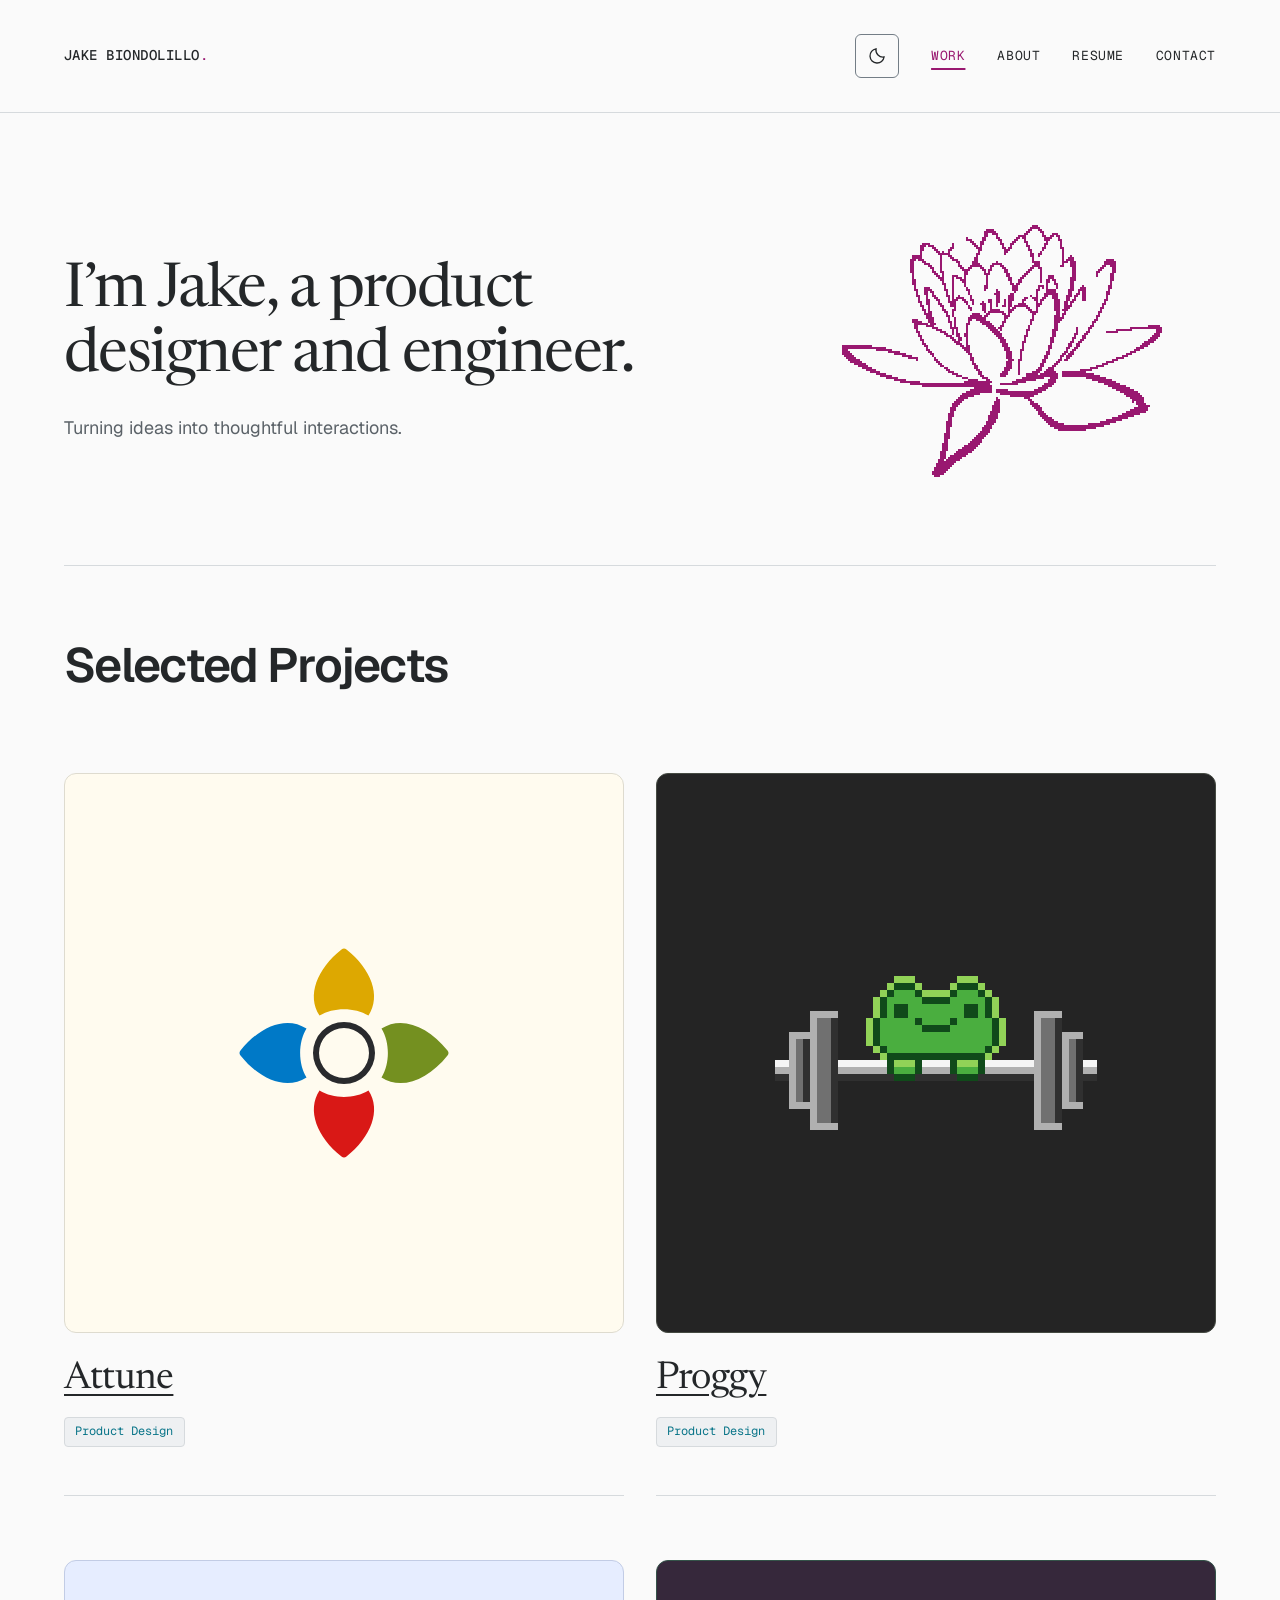
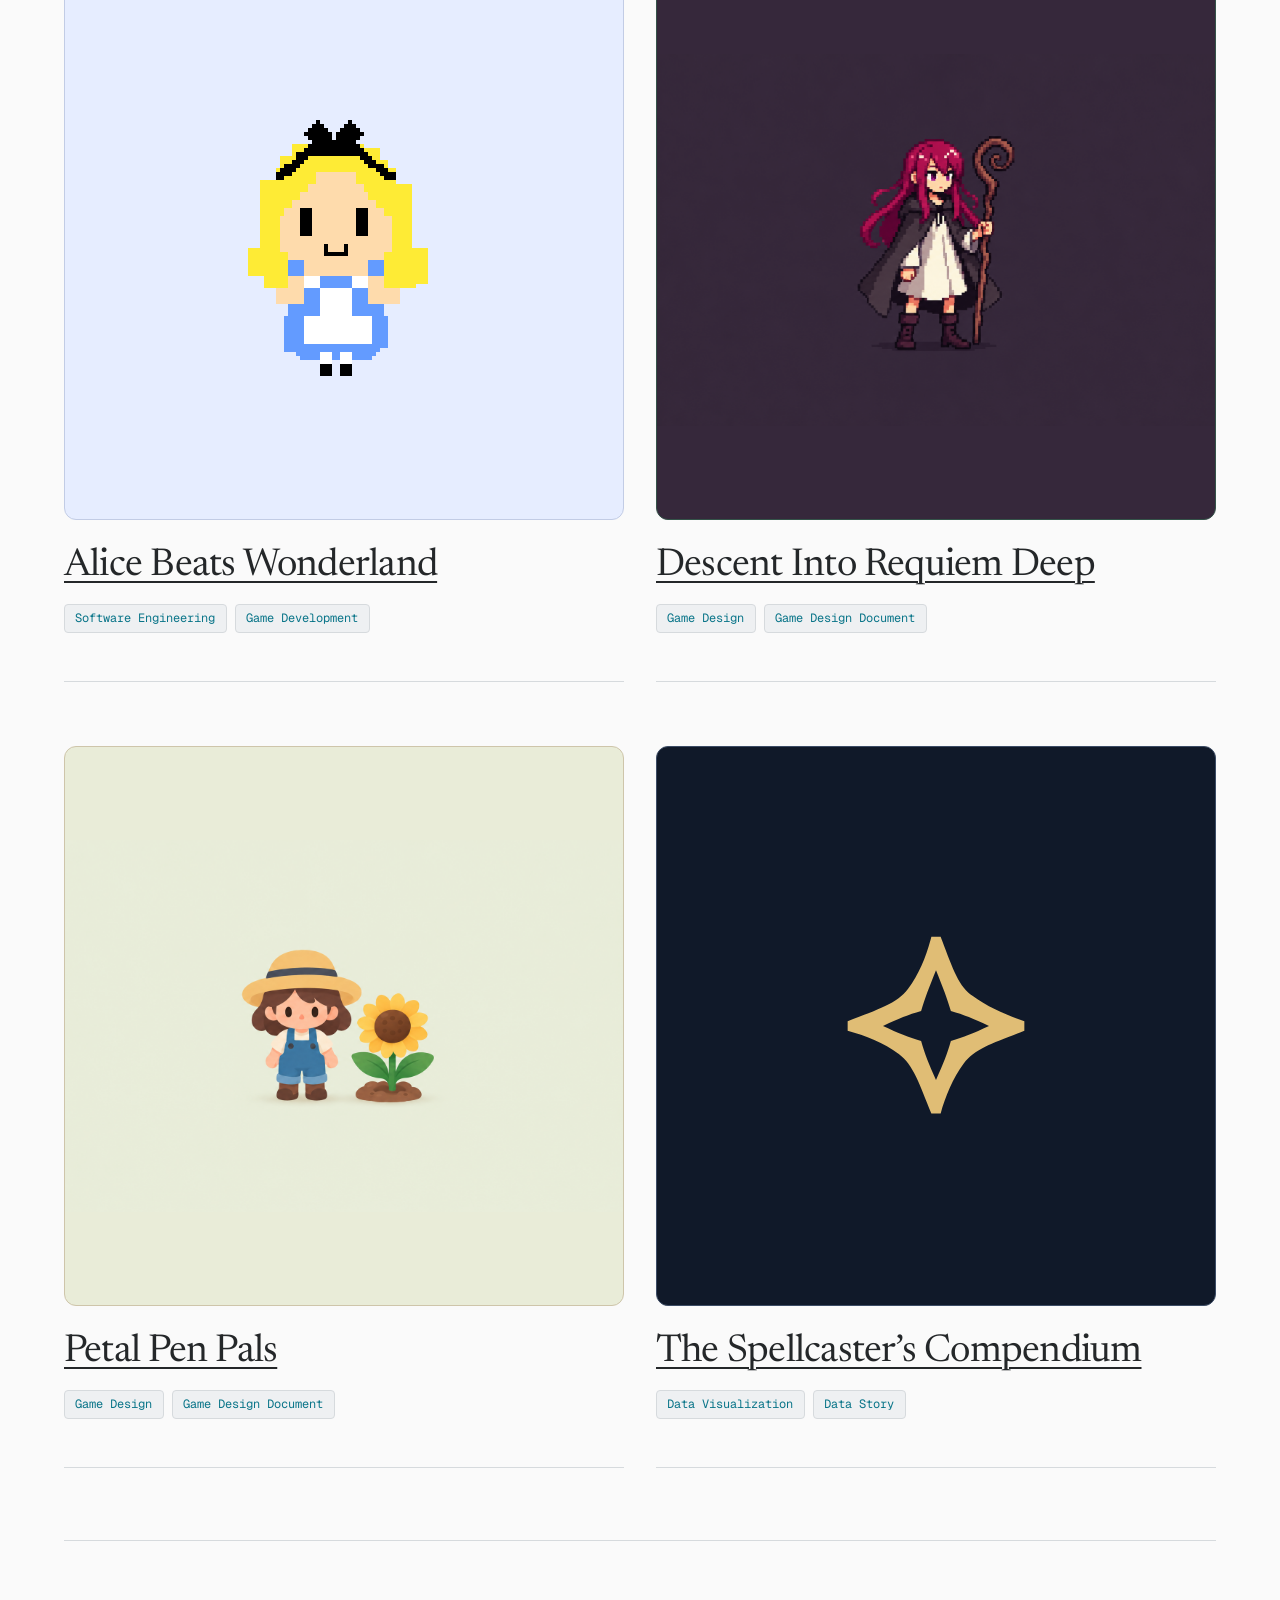
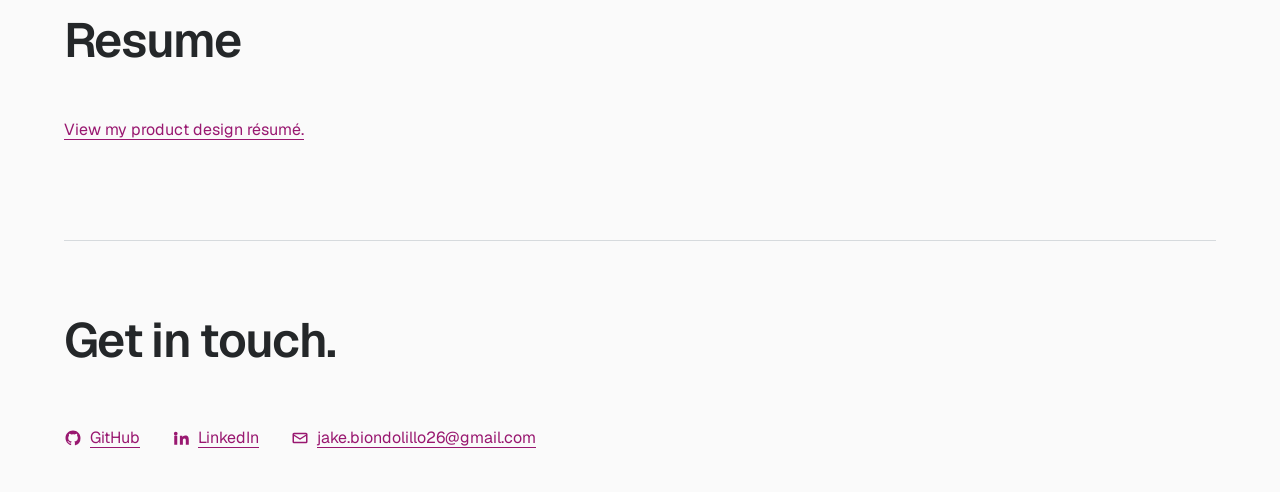
<file: index.html>
<!doctype html>
<html lang="en">
  <head>
    <meta charset="utf-8" />
    <meta name="viewport" content="width=device-width, initial-scale=1" />
    <meta name="description" content="Jake Biondolillo — Computer Science, Digital Narrative & Interactive Design. Projects and contact information." />
    <title>Jake Biondolillo</title>
    <meta name="color-scheme" content="light dark" />
    <script src="theme.js"></script>
    <link rel="preload" href="assets/fonts/Newsreader.woff2" as="font" type="font/woff2" crossorigin />
    <link rel="preload" href="assets/fonts/Geist.woff2" as="font" type="font/woff2" crossorigin />
    <link rel="preload" href="assets/fonts/GeistMono.woff2" as="font" type="font/woff2" crossorigin />
    <link rel="stylesheet" href="styles.css" />
    <script src="navigation.js" defer></script>
    <script src="project-preview.js" defer></script>
  </head>
  <body>
    <a class="skip-link" href="#main">Skip to content</a>
    <header class="site-header">
      <div class="page-width header-inner">
        <a class="site-name" href="./">Jake Biondolillo<span aria-hidden="true">.</span></a>
        <div class="header-controls">
          <button class="theme-toggle" type="button" aria-label="Dark theme" aria-pressed="false" title="Dark theme" hidden>
            <svg viewBox="0 0 24 24" width="20" height="20" fill="none" stroke="currentColor" stroke-width="1.6" aria-hidden="true" focusable="false"><path d="M20.5 13.2A8.5 8.5 0 0 1 10.8 3.5a8.5 8.5 0 1 0 9.7 9.7Z" /></svg>
          </button>
        <button class="menu-toggle" type="button" aria-expanded="false" aria-controls="primary-navigation" hidden>
          <span data-menu-label>Menu</span><span class="menu-symbol" aria-hidden="true">+</span>
        </button>
        </div>
        <nav id="primary-navigation" class="site-nav" aria-label="Main navigation">
          <a href="./" aria-current="page">Work</a>
          <a href="about.html">About</a>
          <!-- Public product design résumé, with the phone number removed. -->
          <a href="/assets/resume/Jake_Biondolillo_PD_Public.pdf" data-resume-link target="_blank" rel="noopener noreferrer">Resume</a>
          <a href="./#contact">Contact</a>
        </nav>
      </div>
    </header>
    <main id="main" class="page-width page" tabindex="-1">
      <section id="intro" class="hero" aria-labelledby="intro-title" tabindex="-1">
        <div class="hero-copy">
          <h1 id="intro-title">I’m Jake, a product designer and engineer.</h1>
          <p class="hero-tagline">Turning ideas into thoughtful interactions.</p>
        </div>
        <div class="hero-artwork">
          <div class="lotus" aria-hidden="true">
            <span class="lotus-palette lotus-light" aria-hidden="true">
              <img class="lotus-rest" src="assets/lotus/lotus-original-160-light-rest.svg" width="176" height="142" alt="" />
              <img class="lotus-echo" src="assets/lotus/lotus-original-160-light-hover.svg" width="176" height="142" alt="" />
            </span>
            <span class="lotus-palette lotus-dark" aria-hidden="true">
              <img class="lotus-rest" src="assets/lotus/lotus-original-160-dark-rest.svg" width="176" height="142" alt="" />
              <img class="lotus-echo" src="assets/lotus/lotus-original-160-dark-hover.svg" width="176" height="142" alt="" />
            </span>
          </div>
        </div>
      </section>
      <section id="work" class="section" aria-labelledby="work-title" tabindex="-1">
        <div class="section-heading">
          <h2 id="work-title">Selected Projects</h2>
        </div>
        <div class="project-grid">
          <article class="project-tile attune-tile" aria-labelledby="attune-title">
            <figure class="attune-visual attune-logo-visual">
              <img class="attune-logo" src="assets/attune/approved-logo.svg" width="512" height="512" alt="Attune logo: four elemental petals in yellow, green, red, and blue around an open charcoal ring." loading="lazy" />
              <div class="attune-symbol-set" aria-hidden="true">
                <div><img src="projects/attune/assets/fire.svg" width="512" height="512" alt="" loading="lazy" /><span>Fire</span></div>
                <div><img src="projects/attune/assets/water.svg" width="512" height="512" alt="" loading="lazy" /><span>Water</span></div>
                <div><img src="projects/attune/assets/earth.svg" width="512" height="512" alt="" loading="lazy" /><span>Earth</span></div>
                <div><img src="projects/attune/assets/air.svg" width="512" height="512" alt="" loading="lazy" /><span>Air</span></div>
              </div>
            </figure>
            <div class="project-details">
              <div class="project-title-row">
                <h3 id="attune-title"><a href="projects/attune/">Attune</a></h3>
              </div>
              <ul class="project-roles" aria-label="Project roles">
                <li>Product Design</li>
              </ul>
            </div>
          </article>
          <article class="project-tile" aria-labelledby="proggy-title">
            <figure class="project-visual proggy-visual">
              <div class="proggy-preview-toggle" hidden>
                <img class="proggy-logo" src="assets/proggy/proggy-barbell-refined.svg" width="1536" height="1024" alt="" />
              </div>
              <div class="proggy-screens" id="proggy-screens">
                <img class="project-phone" src="assets/proggy/welcome-174-111.png" width="402" height="874" alt="Proggy welcome design with its pixel frog, wordmark, and Every lift. A little progress. message." loading="lazy" />
                <img class="project-phone" src="assets/proggy/active-workout-290-111.png" width="402" height="874" alt="Proggy active workout design showing Full Body, Hip Thrust, and Seated Cable Row." loading="lazy" />
              </div>
            </figure>
            <div class="project-details">
              <div class="project-title-row">
                <h3 id="proggy-title"><a href="projects/proggy/">Proggy</a></h3>
              </div>
              <ul class="project-roles" aria-label="Project roles"><li>Product Design</li></ul>
            </div>
          </article>
          <article class="project-tile" aria-labelledby="alice-title">
            <figure class="project-visual alice-visual cover-preview">
              <div class="cover-preview-toggle" hidden>
                <img class="project-cover alice-character" src="assets/alice/character.png" width="800" height="800" alt="Pixel-art Alice character in a blue dress." loading="lazy" />
              </div>
              <div class="cover-preview-content" id="alice-preview-content">
                <img src="assets/alice/gameplay.png" width="839" height="469" alt="Alice at the lower left of a forest level, with platforms, a card guard, and red collectibles." loading="lazy" />
              </div>
            </figure>
            <div class="project-details">
              <div class="project-title-row">
                <h3 id="alice-title"><a href="projects/alice/">Alice Beats Wonderland</a></h3>
              </div>
              <ul class="project-roles" aria-label="Project roles"><li>Software Engineering</li><li>Game Development</li></ul>
            </div>
          </article>
          <article class="project-tile" aria-labelledby="descent-title">
            <figure class="project-visual gdd-visual descent-visual cover-preview">
              <div class="cover-preview-toggle" hidden>
                <img class="project-cover" src="assets/descent/descent-simple-portfolio-cover.png" width="1536" height="1024" alt="Magenta-haired Caela holding her staff on a muted dark-purple background." loading="lazy" />
              </div>
              <div class="cover-preview-content descent-area-grid" id="descent-preview-content">
                <img class="area-earthen-grove" src="assets/descent/earthen-grove.png" width="1254" height="1254" alt="Earthen Grove: overgrown stone rooms with green creatures and a glowing rune." loading="lazy" />
                <img class="area-fractured-hearth" src="assets/descent/fractured-hearth.png" width="1024" height="1536" alt="Fractured Hearth: lava channels, cracked stone, red creatures and a fiery rune." loading="lazy" />
                <img class="area-mirrored-tides" src="assets/descent/mirrored-tides.png" width="1254" height="1254" alt="Mirrored Tides: blue waterways, pale stone, a statue and blue creatures." loading="lazy" />
                <img class="area-veiled-tundra" src="assets/descent/veiled-tundra.png" width="1254" height="1254" alt="Veiled Tundra: snowy purple ruins, icicles and violet-eyed creatures." loading="lazy" />
              </div>
            </figure>
            <div class="project-details">
              <div class="project-title-row">
                <h3 id="descent-title"><a href="https://shadow-cloth-137.notion.site/Descent-GDD-1d5d3d16da9580bda6e8f223be9e00ef" target="_blank" rel="noopener noreferrer">Descent Into Requiem Deep</a></h3>
              </div>
              <ul class="project-roles" aria-label="Project roles"><li>Game Design</li><li>Game Design Document</li></ul>
            </div>
          </article>
          <article class="project-tile" aria-labelledby="petal-title">
            <figure class="project-visual gdd-visual petal-visual cover-preview">
              <div class="cover-preview-toggle" hidden>
                <img class="project-cover" src="assets/petal/petal-simple-portfolio-cover.png" width="1536" height="1024" alt="Gardener beside a sunflower on a soft cream-green background." loading="lazy" />
              </div>
              <div class="cover-preview-content petal-screen-pair" id="petal-preview-content">
                <img src="assets/petal/home-screen.png" width="941" height="1672" alt="Petal Pen Pals Home design showing the shared garden and options to enter, create or join a garden." loading="lazy" />
                <img src="assets/petal/seed-collection.png" width="941" height="1672" alt="Petal Pen Pals Seed Collection design showing sunflower, tulip, fern and cactus, with a selected sunflower seed." loading="lazy" />
              </div>
            </figure>
            <div class="project-details">
              <div class="project-title-row">
                <h3 id="petal-title"><a href="https://shadow-cloth-137.notion.site/Petal-Pen-Pals-GDD-10ed3d16da95822fad99015c9e26b1b6?pvs=73" target="_blank" rel="noopener noreferrer">Petal Pen Pals</a></h3>
              </div>
              <ul class="project-roles" aria-label="Project roles"><li>Game Design</li><li>Game Design Document</li></ul>
            </div>
          </article>
          <article class="project-tile" aria-labelledby="compendium-title">
            <figure class="project-visual compendium-visual cover-preview">
              <div class="cover-preview-toggle" hidden>
                <img class="project-cover" src="assets/compendium/star.svg" width="600" height="400" alt="Gold four-point star outline on navy." loading="lazy" />
              </div>
              <div class="cover-preview-content compendium-charts" id="compendium-preview-content">
                <img src="assets/compendium/subclass-sunburst.svg" width="480" height="260" alt="Recorded subclass sunburst: 139,905 recorded subclasses. Inner ring groups classes, outer ring groups subclasses; missing subclasses excluded." loading="lazy" />
                <img src="assets/compendium/class-totals.svg" width="480" height="220" alt="Character IDs by starting class: Wizard 41,906; Cleric 41,219; Warlock 37,051; Bard 36,829; Sorcerer 34,281; Druid 31,998." loading="lazy" />
              </div>
            </figure>
            <div class="project-details">
              <div class="project-title-row"><h3 id="compendium-title"><a href="projects/spellcasters-compendium/" target="_blank" rel="noopener noreferrer">The Spellcaster’s Compendium</a></h3></div>
              <ul class="project-roles" aria-label="Project roles"><li>Data Visualization</li><li>Data Story</li></ul>
            </div>
          </article>
        </div>
      </section>
      <section id="resume" class="section" aria-labelledby="resume-title" tabindex="-1">
        <div class="section-heading">
          <h2 id="resume-title">Resume</h2>
        </div>
        <p><a href="/assets/resume/Jake_Biondolillo_PD_Public.pdf" target="_blank" rel="noopener noreferrer">View my product design résumé.</a></p>
      </section>
      <section id="contact" class="section" aria-labelledby="contact-title" tabindex="-1">
        <div class="section-heading">
          <h2 id="contact-title">Get in touch.</h2>
        </div>
        <div class="contact-links">
          <a href="https://github.com/JakeB0126" target="_blank" rel="noopener noreferrer">
            <span class="contact-icon" aria-hidden="true">
              <svg viewBox="0 0 24 24" aria-hidden="true" focusable="false">
                <path
                  d="M12 2c-5.52 0-10 4.48-10 10 0 4.41 2.87 8.16 6.84 9.49.5.09.68-.22.68-.48 0-.24-.01-.86-.01-1.7-2.78.6-3.37-1.19-3.37-1.19-.46-1.17-1.12-1.48-1.12-1.48-.92-.62.07-.61.07-.61 1.02.07 1.56 1.05 1.56 1.05.9 1.55 2.36 1.1 2.94.84.09-.65.35-1.1.64-1.35-2.22-.25-4.56-1.11-4.56-4.94 0-1.09.39-1.98 1.03-2.68-.1-.25-.45-1.27.1-2.65 0 0 .84-.27 2.75 1.02a9.56 9.56 0 0 1 2.5-.34c.85 0 1.7.12 2.5.34 1.9-1.29 2.75-1.02 2.75-1.02.55 1.38.2 2.4.1 2.65.64.7 1.03 1.59 1.03 2.68 0 3.84-2.34 4.69-4.57 4.93.36.31.68.92.68 1.86 0 1.35-.01 2.44-.01 2.78 0 .26.18.58.69.48A10.02 10.02 0 0 0 22 12c0-5.52-4.48-10-10-10z"
                />
              </svg>
            </span>
            GitHub
          </a>
          <a href="https://www.linkedin.com/in/jake-biondolillo-0b2609292" target="_blank" rel="noopener noreferrer">
            <span class="contact-icon" aria-hidden="true">
              <svg viewBox="0 0 24 24" aria-hidden="true" focusable="false">
                <path
                  d="M4.98 3.5a2.5 2.5 0 1 0 0 5 2.5 2.5 0 0 0 0-5zM3 9h4v12H3V9zm7 0h3.8v1.7h.05c.53-.95 1.83-1.95 3.77-1.95 4.03 0 4.78 2.65 4.78 6.09V21h-4v-5.39c0-1.29-.02-2.95-1.8-2.95-1.8 0-2.08 1.4-2.08 2.85V21h-4V9z"
                />
              </svg>
            </span>
            LinkedIn
          </a>
          <a href="mailto:jake.biondolillo26@gmail.com">
            <span class="contact-icon" aria-hidden="true">
              <svg viewBox="0 0 24 24" aria-hidden="true" focusable="false">
                <path
                  d="M4 5h16a2 2 0 0 1 2 2v10a2 2 0 0 1-2 2H4a2 2 0 0 1-2-2V7a2 2 0 0 1 2-2zm0 2v.2l8 5.2 8-5.2V7H4zm16 10V9.3l-7.38 4.8a1 1 0 0 1-1.24 0L4 9.3V17h16z"
                />
              </svg>
            </span>
            jake.biondolillo26@gmail.com
          </a></div>
      </section>
    </main>
  </body>
</html>
</file>
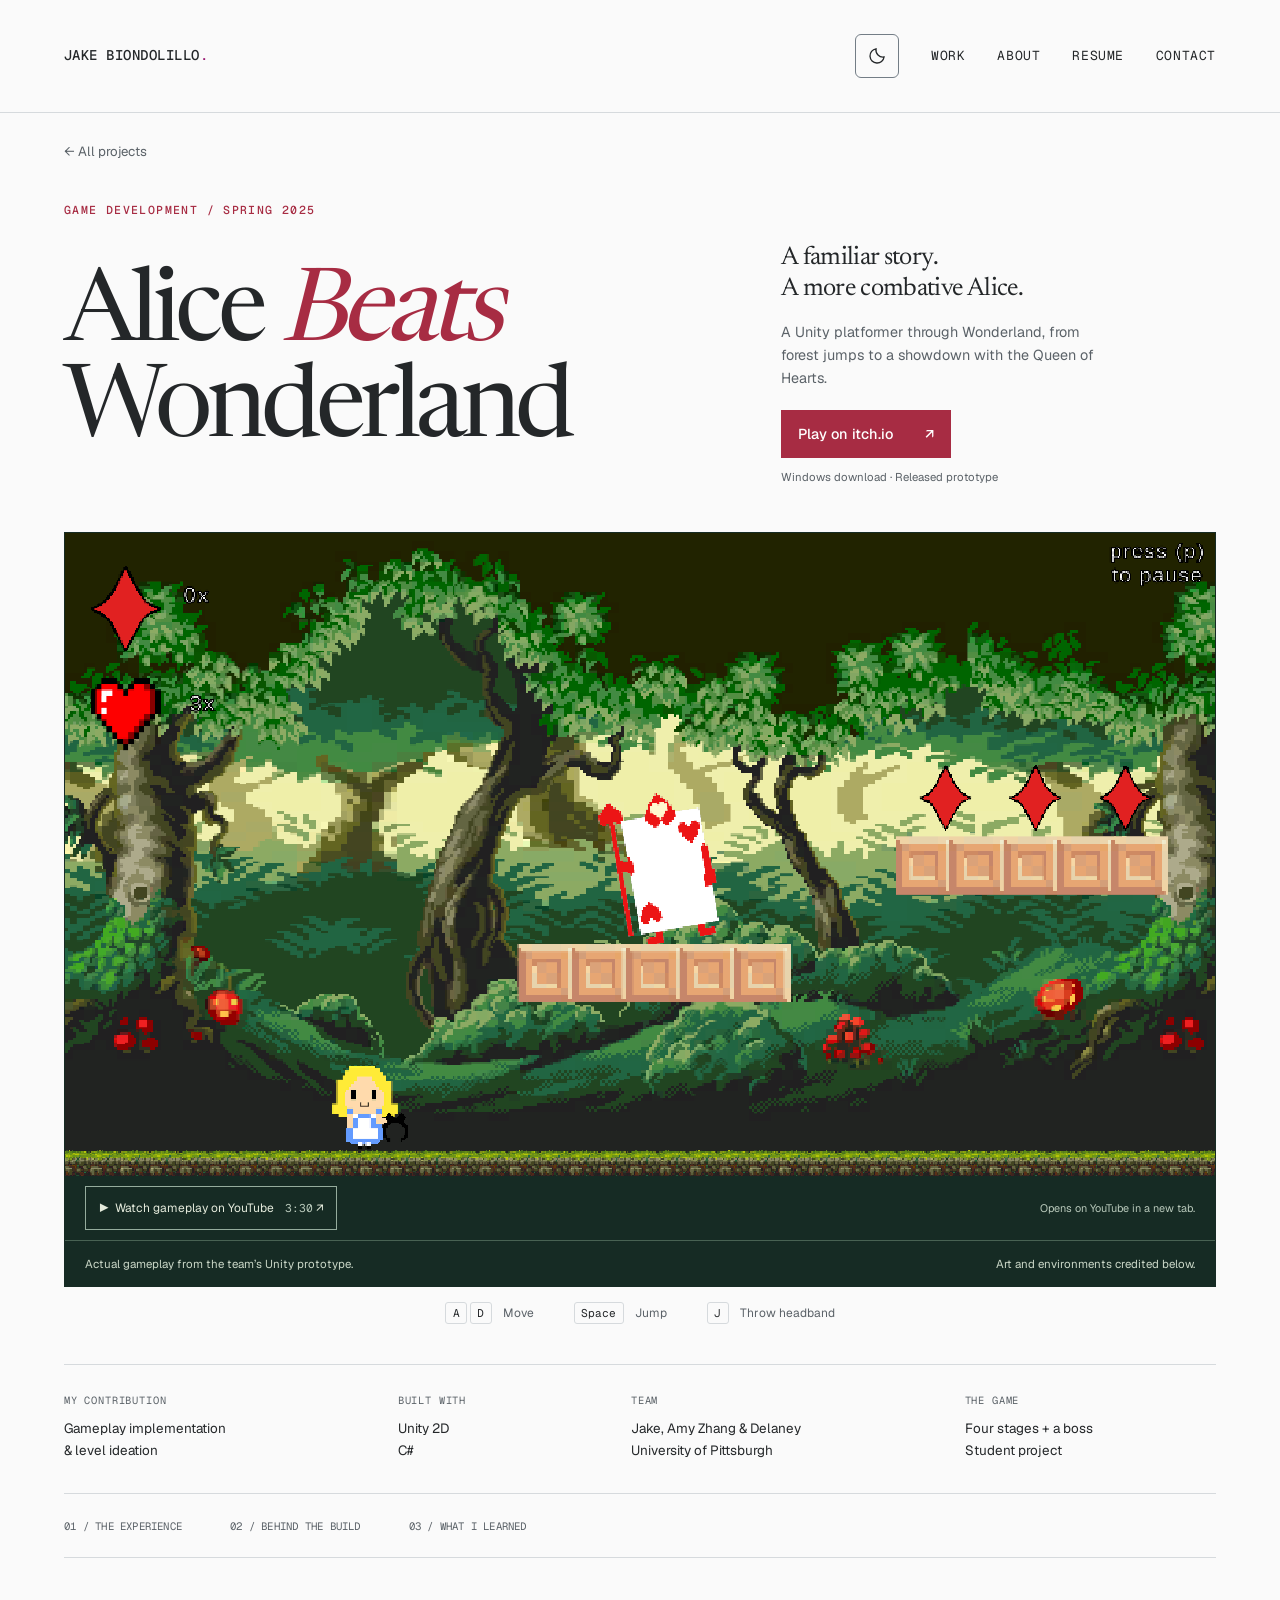
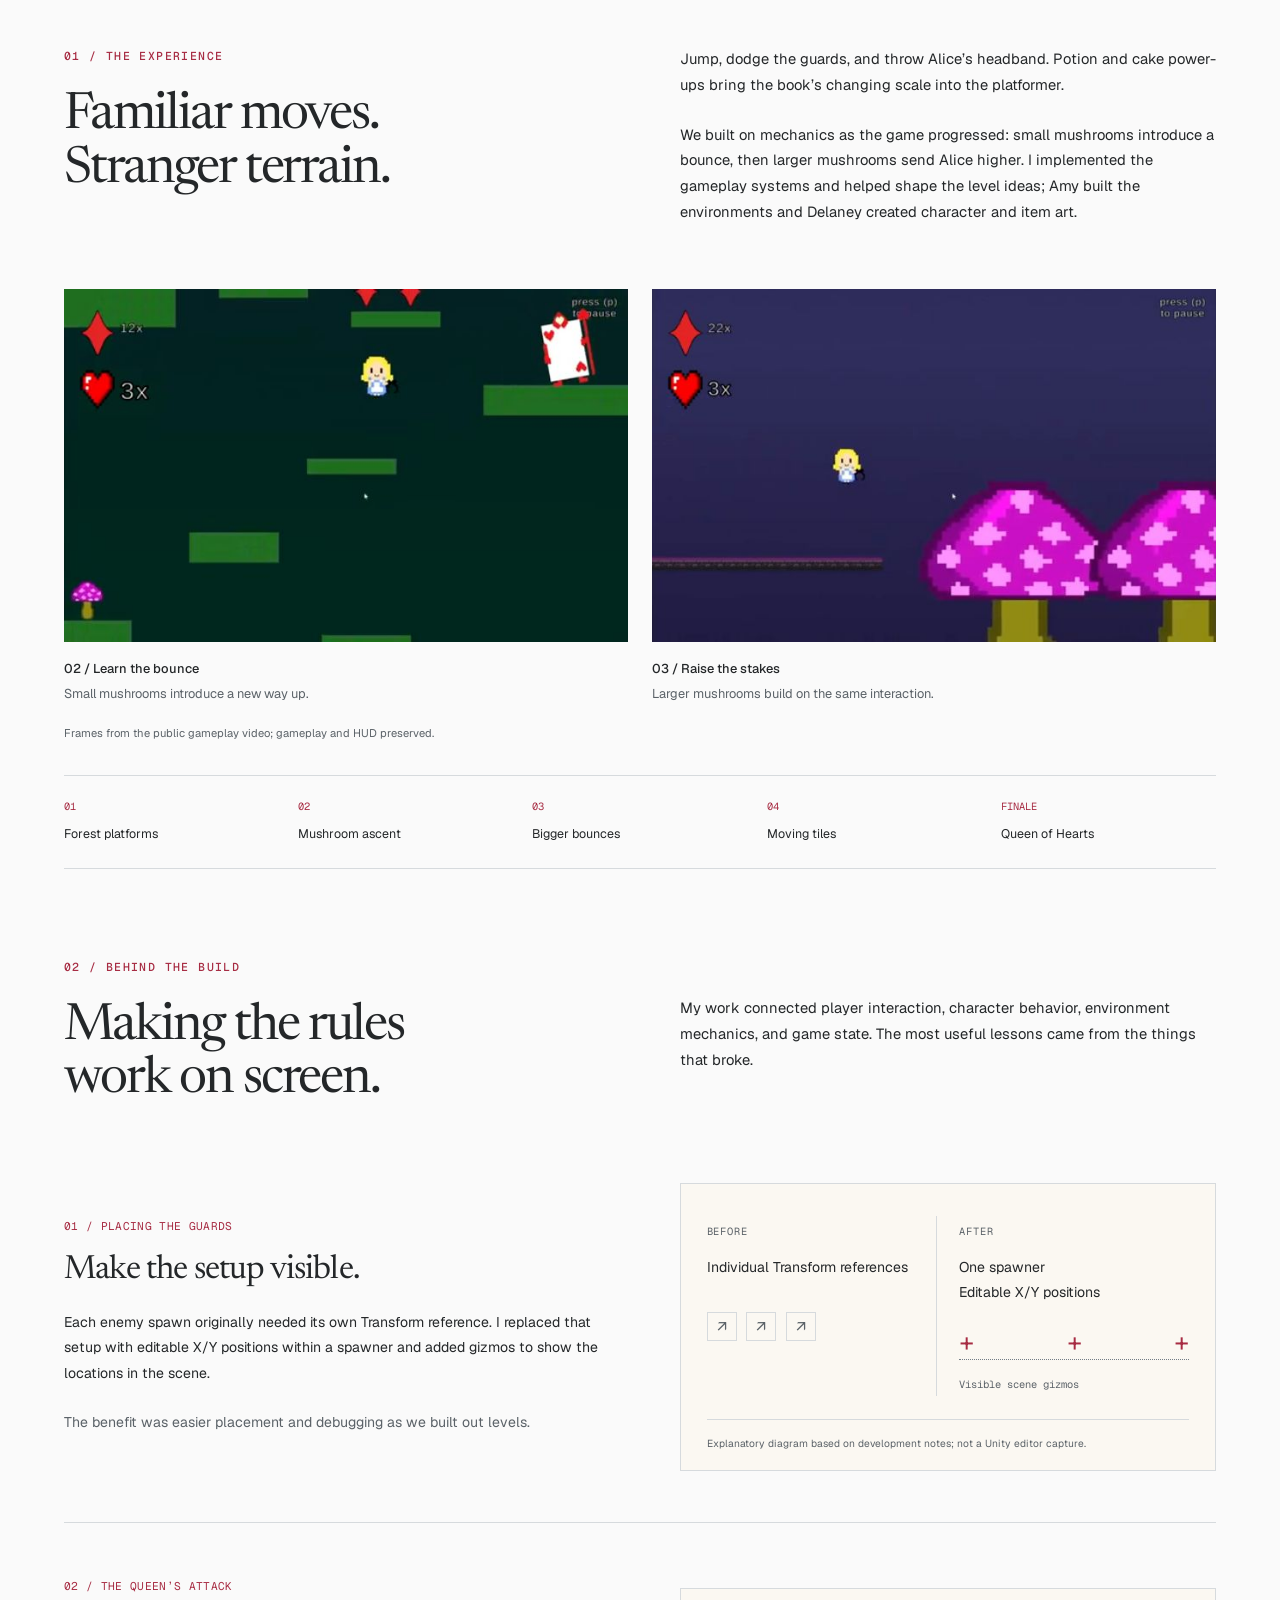
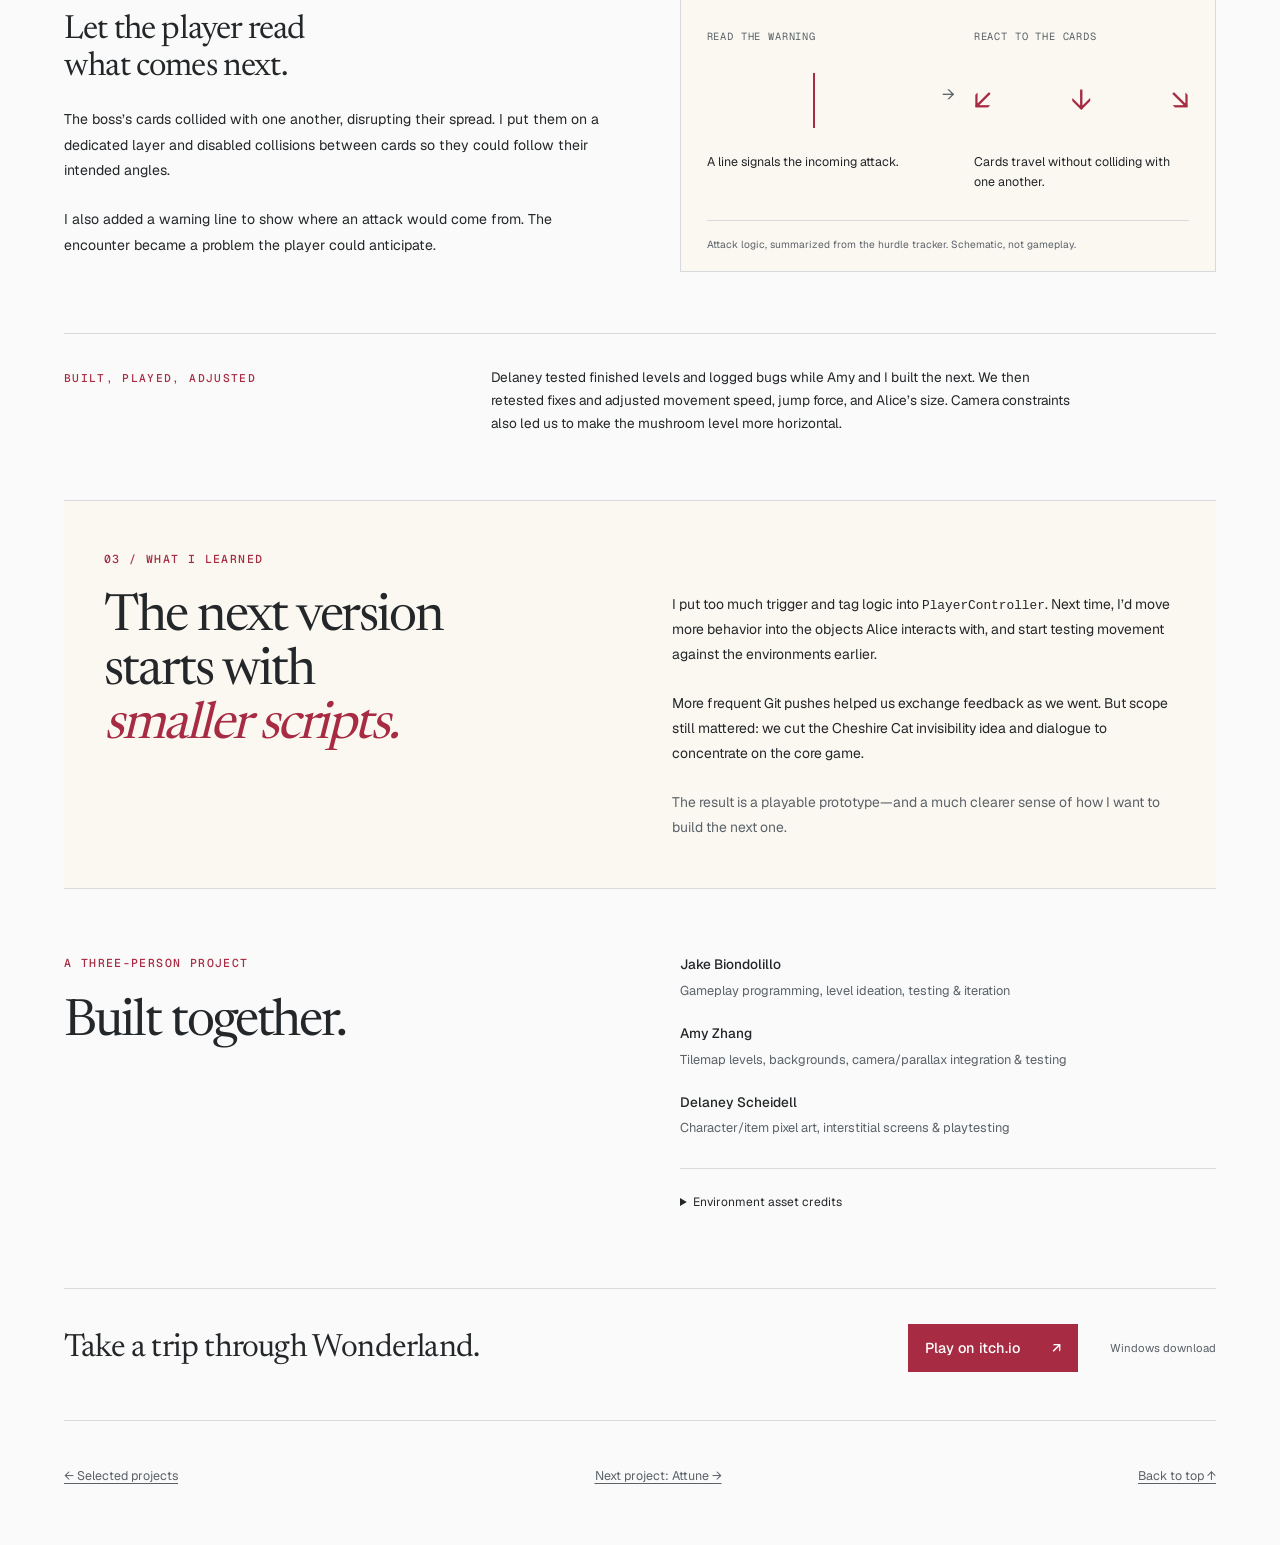
<file: projects/alice/index.html>
<!doctype html>
<html lang="en"><head><meta charset="utf-8"><meta name="viewport" content="width=device-width, initial-scale=1">
<title>Alice Beats Wonderland — Jake Biondolillo</title>
<meta name="description" content="A Wonderland platformer built in Unity. Gameplay implementation, technical decisions, and lessons from a three-person student game project.">
<meta name="color-scheme" content="light dark"><script src="../../theme.js"></script>
<link rel="preload" href="../../assets/fonts/Newsreader.woff2" as="font" type="font/woff2" crossorigin>
<link rel="preload" href="../../assets/fonts/Geist.woff2" as="font" type="font/woff2" crossorigin>
<link rel="stylesheet" href="../../styles.css"><link rel="stylesheet" href="case-study.css">
<script src="../../navigation.js" defer></script></head>
<body class="alice-case"><a class="skip-link" href="#main">Skip to content</a><header class="site-header">
      <div class="page-width header-inner">
        <a class="site-name" href="../../">Jake Biondolillo<span aria-hidden="true">.</span></a>
        <div class="header-controls">
          <button class="theme-toggle" type="button" aria-label="Dark theme" aria-pressed="false" title="Dark theme" hidden>
            <svg viewBox="0 0 24 24" width="20" height="20" fill="none" stroke="currentColor" stroke-width="1.6" aria-hidden="true" focusable="false"><path d="M20.5 13.2A8.5 8.5 0 0 1 10.8 3.5a8.5 8.5 0 1 0 9.7 9.7Z" /></svg>
          </button>
        <button class="menu-toggle" type="button" aria-expanded="false" aria-controls="primary-navigation" hidden>
          <span data-menu-label>Menu</span><span class="menu-symbol" aria-hidden="true">+</span>
        </button>
        </div>
        <nav id="primary-navigation" class="site-nav" aria-label="Main navigation">
          <a href="../../">Work</a>
          <a href="../../about.html">About</a>
          <!-- Public product design résumé, with the phone number removed. -->
          <a href="/assets/resume/Jake_Biondolillo_PD_Public.pdf" data-resume-link target="_blank" rel="noopener noreferrer">Resume</a>
          <a href="../../#contact">Contact</a>
        </nav>
      </div>
    </header>
<main id="main" tabindex="-1"><div class="page-width">
<a class="back-link" href="../../#work">← All projects</a>
<section class="alice-hero" aria-labelledby="case-title">
<p class="eyebrow">Game development / Spring 2025</p>
<div class="hero-heading"><h1 id="case-title">Alice <em>Beats</em><br>Wonderland</h1><div class="hero-intro"><p>A familiar story.<br>A more combative Alice.</p><p class="hero-description">A Unity platformer through Wonderland, from forest jumps to a showdown with the Queen of Hearts.</p><a class="play-link" href="https://jaxslayer101.itch.io/alice-beats-wonderland-game" target="_blank" rel="noopener noreferrer">Play on itch.io <span aria-hidden="true">↗</span></a><span class="download-note">Windows download · Released prototype</span></div></div>
<figure class="hero-gameplay" id="gameplay"><div class="video-stage" id="video-stage"><img id="gameplay-still" src="../../assets/alice/gameplay.png" width="839" height="469" alt="Alice in the enchanted forest, below a card guard and platforms lined with red collectibles." fetchpriority="high"></div>
<div class="video-toolbar"><a class="video-link-primary" href="https://youtu.be/7Q7LDgupooc?si=cyJ9ifSDWNyziVHt" target="_blank" rel="noopener noreferrer"><span aria-hidden="true">▶</span>&nbsp; Watch gameplay on YouTube <span class="duration">3:30</span><span aria-hidden="true">&nbsp;↗</span></a><span id="video-note">Opens on YouTube in a new tab.</span></div>
<figcaption>Actual gameplay from the team’s Unity prototype. <span>Art and environments credited below.</span></figcaption></figure>
<dl class="game-controls" aria-label="Game keyboard controls"><div><dt><kbd>A</kbd> <kbd>D</kbd></dt><dd>Move</dd></div><div><dt><kbd>Space</kbd></dt><dd>Jump</dd></div><div><dt><kbd>J</kbd></dt><dd>Throw headband</dd></div></dl>
</section>
<dl class="project-facts"><div><dt>My contribution</dt><dd>Gameplay implementation<br>&amp; level ideation</dd></div><div><dt>Built with</dt><dd>Unity 2D<br>C#</dd></div><div><dt>Team</dt><dd>Jake, Amy Zhang &amp; Delaney<br>University of Pittsburgh</dd></div><div><dt>The game</dt><dd>Four stages + a boss<br>Student project</dd></div></dl>
<nav class="chapter-nav" aria-label="Project sections"><a href="#play">01 / The experience</a><a href="#build">02 / Behind the build</a><a href="#reflection">03 / What I learned</a></nav>
<section class="experience" id="play" aria-labelledby="play-title"><div class="section-intro"><div><p class="eyebrow">01 / The experience</p><h2 id="play-title">Familiar moves.<br>Stranger terrain.</h2></div><div><p>Jump, dodge the guards, and throw Alice’s headband. Potion and cake power-ups bring the book’s changing scale into the platformer.</p><p>We built on mechanics as the game progressed: small mushrooms introduce a bounce, then larger mushrooms send Alice higher. I implemented the gameplay systems and helped shape the level ideas; Amy built the environments and Delaney created character and item art.</p></div></div>
<div class="gameplay-pair"><figure><a href="assets/small-mushrooms.jpg" class="still-link" target="_blank" rel="noopener noreferrer" aria-label="Open full gameplay still of small mushrooms"><img src="assets/small-mushrooms.jpg" width="657" height="411" alt="Alice jumps between green platforms, with a small purple mushroom and a card guard." loading="lazy"></a><figcaption><span>02 / Learn the bounce</span>Small mushrooms introduce a new way up.</figcaption></figure><figure><a href="assets/mushroom-jump.jpg" class="still-link" target="_blank" rel="noopener noreferrer" aria-label="Open full gameplay still of giant mushrooms"><img src="assets/mushroom-jump.jpg" width="657" height="411" alt="Alice airborne above two giant purple mushrooms in the next platforming stage." loading="lazy"></a><figcaption><span>03 / Raise the stakes</span>Larger mushrooms build on the same interaction.</figcaption></figure></div>
<p class="media-note">Frames from the public gameplay video; gameplay and HUD preserved.</p>
<ol class="level-route" aria-label="Game progression"><li><span>01</span>Forest platforms</li><li><span>02</span>Mushroom ascent</li><li><span>03</span>Bigger bounces</li><li><span>04</span>Moving tiles</li><li><span>Finale</span>Queen of Hearts</li></ol>
</section>
<section class="build-section" id="build" aria-labelledby="build-title"><div class="section-intro"><div><p class="eyebrow">02 / Behind the build</p><h2 id="build-title">Making the rules<br>work on screen.</h2></div><p>My work connected player interaction, character behavior, environment mechanics, and game state. The most useful lessons came from the things that broke.</p></div>
<article class="decision"><div class="decision-copy"><p class="decision-number">01 / Placing the guards</p><h3>Make the setup visible.</h3><p>Each enemy spawn originally needed its own Transform reference. I replaced that setup with editable X/Y positions within a spawner and added gizmos to show the locations in the scene.</p><p class="takeaway">The benefit was easier placement and debugging as we built out levels.</p></div><figure class="spawn-diagram"><div class="diagram-before"><span class="diagram-label">Before</span><p>Individual Transform references</p><div class="references" aria-hidden="true"><span>↗</span><span>↗</span><span>↗</span></div></div><div class="diagram-after"><span class="diagram-label">After</span><p>One spawner<br>Editable X/Y positions</p><div class="gizmo-line" aria-hidden="true"><span>+</span><span>+</span><span>+</span></div><span class="diagram-small">Visible scene gizmos</span></div><figcaption>Explanatory diagram based on development notes; not a Unity editor capture.</figcaption></figure></article>
<article class="decision boss-decision"><div class="decision-copy"><p class="decision-number">02 / The Queen’s attack</p><h3>Let the player read<br>what comes next.</h3><p>The boss’s cards collided with one another, disrupting their spread. I put them on a dedicated layer and disabled collisions between cards so they could follow their intended angles.</p><p>I also added a warning line to show where an attack would come from. The encounter became a problem the player could anticipate.</p></div><figure class="attack-diagram"><div class="attack-steps"><div><span class="diagram-label">Read the warning</span><span class="warning-line" aria-hidden="true"></span><p>A line signals the incoming attack.</p></div><span class="flow-arrow" aria-hidden="true">→</span><div><span class="diagram-label">React to the cards</span><div class="card-paths" aria-hidden="true"><i>↙</i><i>↓</i><i>↘</i></div><p>Cards travel without colliding with one another.</p></div></div><figcaption>Attack logic, summarized from the hurdle tracker. Schematic, not gameplay.</figcaption></figure></article>
<div class="iteration-note"><p class="eyebrow">Built, played, adjusted</p><p>Delaney tested finished levels and logged bugs while Amy and I built the next. We then retested fixes and adjusted movement speed, jump force, and Alice’s size. Camera constraints also led us to make the mushroom level more horizontal.</p></div>
</section>
<section class="reflection" id="reflection" aria-labelledby="reflection-title"><p class="eyebrow">03 / What I learned</p><div class="reflection-layout"><h2 id="reflection-title">The next version starts with <em>smaller scripts.</em></h2><div><p>I put too much trigger and tag logic into <code>PlayerController</code>. Next time, I’d move more behavior into the objects Alice interacts with, and start testing movement against the environments earlier.</p><p>More frequent Git pushes helped us exchange feedback as we went. But scope still mattered: we cut the Cheshire Cat invisibility idea and dialogue to concentrate on the core game.</p><p class="reflection-end">The result is a playable prototype—and a much clearer sense of how I want to build the next one.</p></div></div></section>
<section class="credits" aria-labelledby="credits-title"><div><p class="eyebrow">A three-person project</p><h2 id="credits-title">Built together.</h2></div><div><dl class="team-credits"><div><dt>Jake Biondolillo</dt><dd>Gameplay programming, level ideation, testing &amp; iteration</dd></div><div><dt>Amy Zhang</dt><dd>Tilemap levels, backgrounds, camera/parallax integration &amp; testing</dd></div><div><dt>Delaney Scheidell</dt><dd>Character/item pixel art, interstitial screens &amp; playtesting</dd></div></dl><details><summary>Environment asset credits</summary><p>The game also uses environment assets from <a href="https://hernandack.itch.io/sideview-tree-pack-1">Hernandack</a>, <a href="https://untiedgames.itch.io/free-grasslands-tileset">Untied Games</a>, <a href="https://ansimuz.itch.io/sunnyland-forest-of-illusion">Ansimuz</a>, <a href="https://kassjak.itch.io/20-clouds-pack">Kassjak</a>, and <a href="https://www.spritecatalog.com/tiles/">Spritecatalog</a>, as credited in the team report.</p></details></div></section>
<div class="closing"><p>Take a trip through Wonderland.</p><a class="play-link" href="https://jaxslayer101.itch.io/alice-beats-wonderland-game" target="_blank" rel="noopener noreferrer">Play on itch.io <span aria-hidden="true">↗</span></a><span class="download-note">Windows download</span></div>
<footer class="case-footer"><a href="../../#work">← Selected projects</a><a href="../attune/">Next project: Attune →</a><a href="#main">Back to top ↑</a></footer>
</div></main></body></html>
</file>
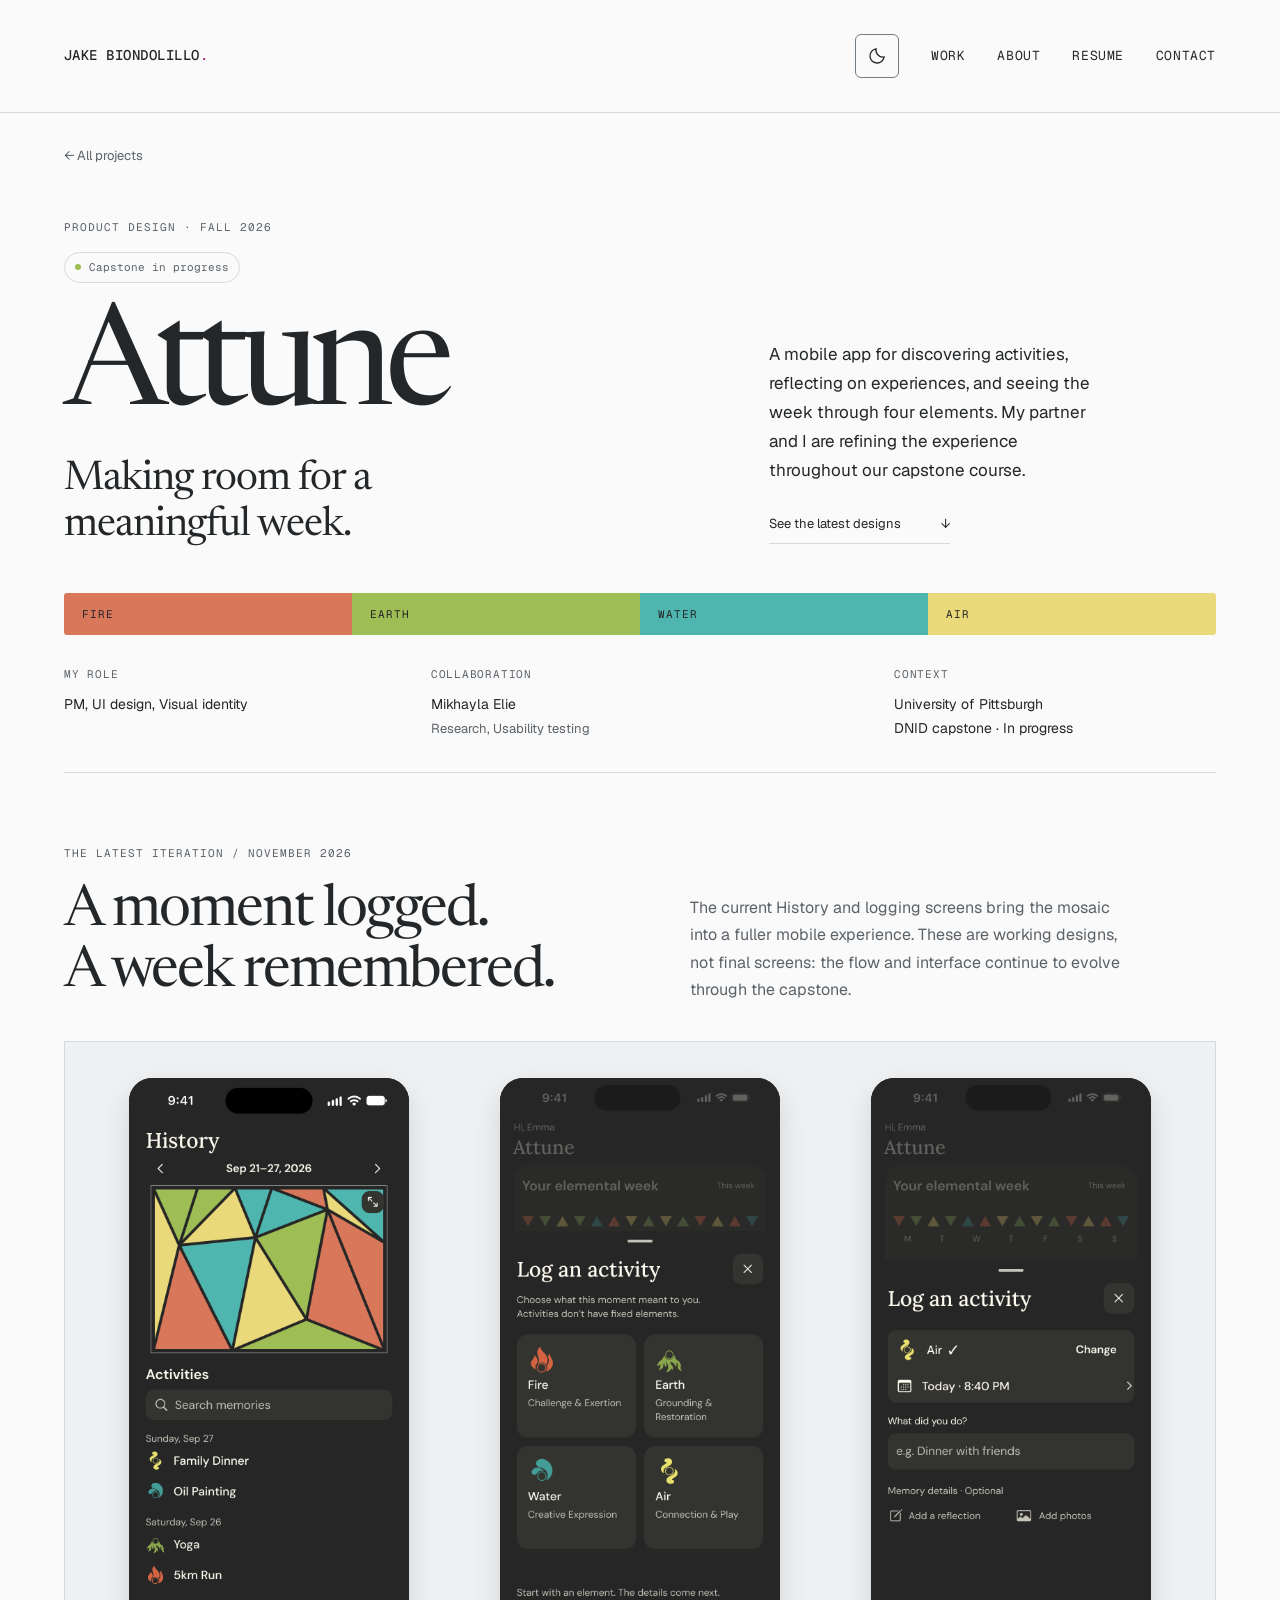
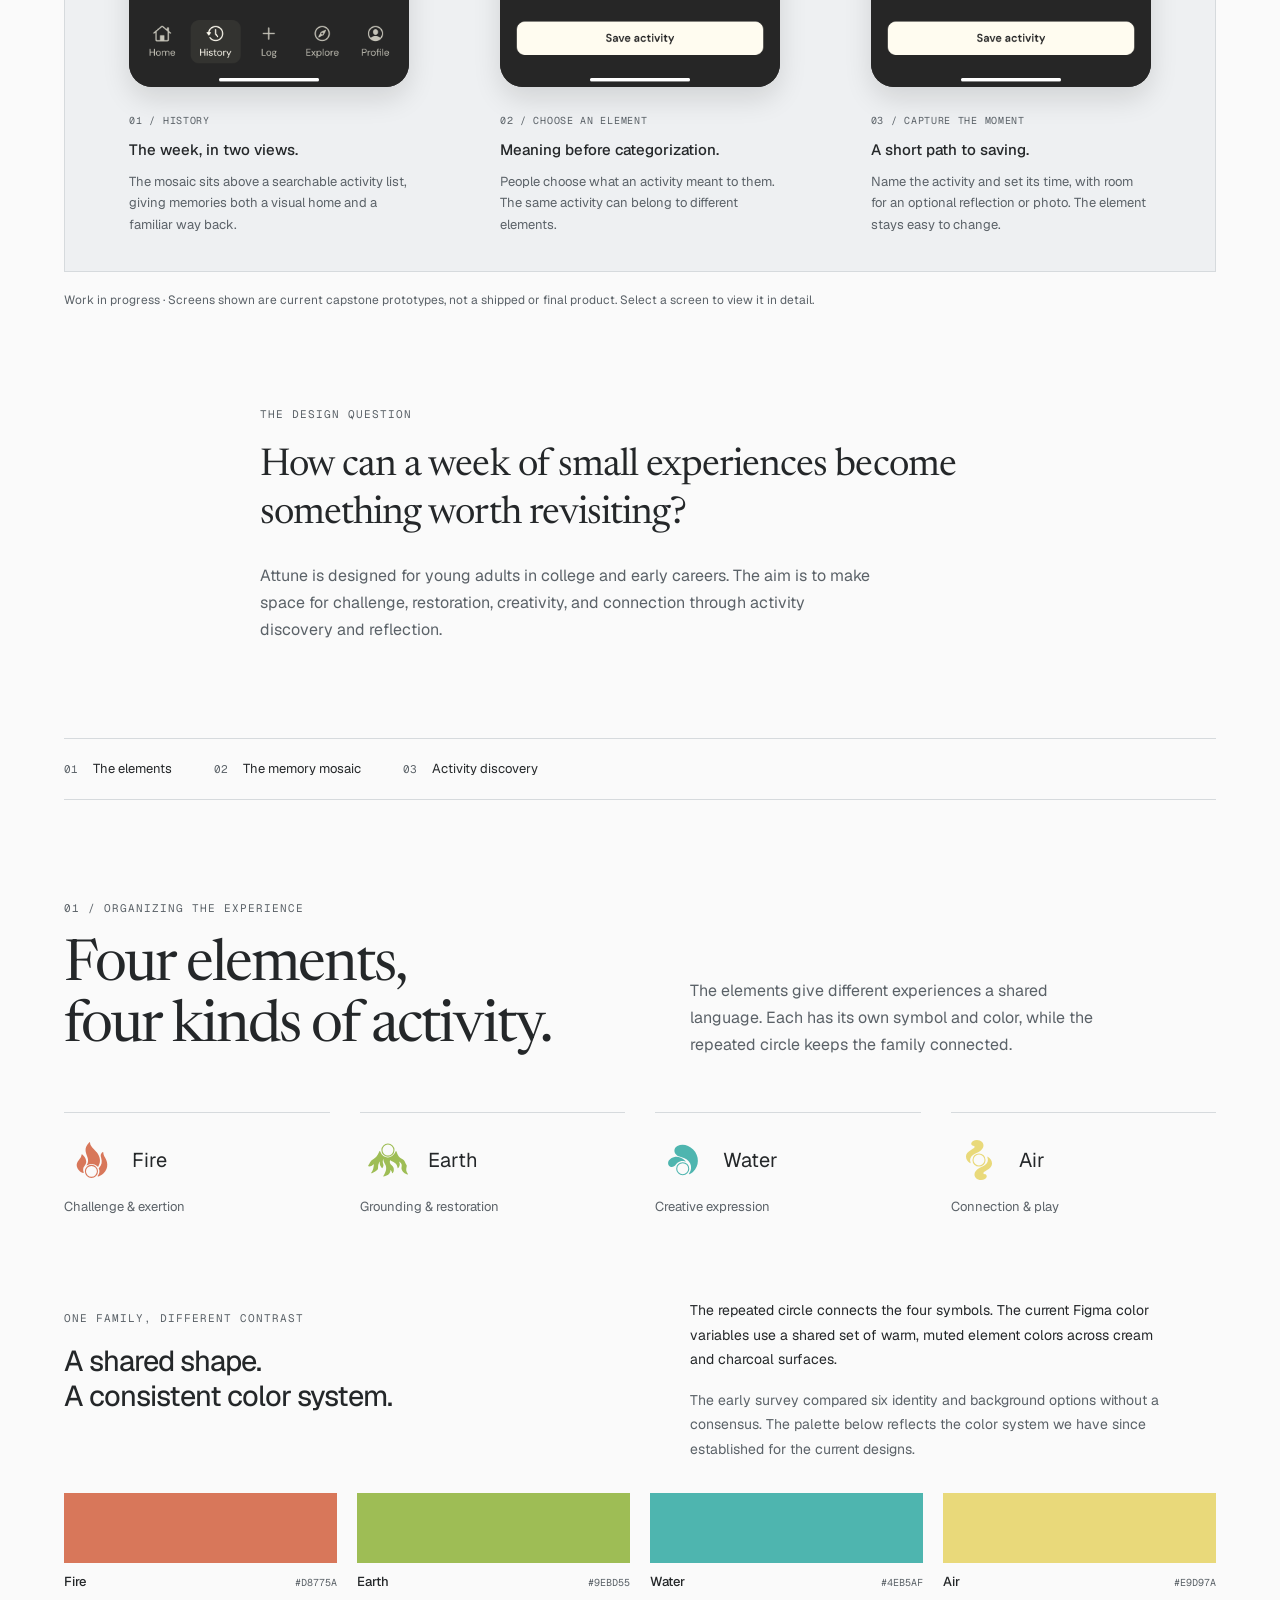
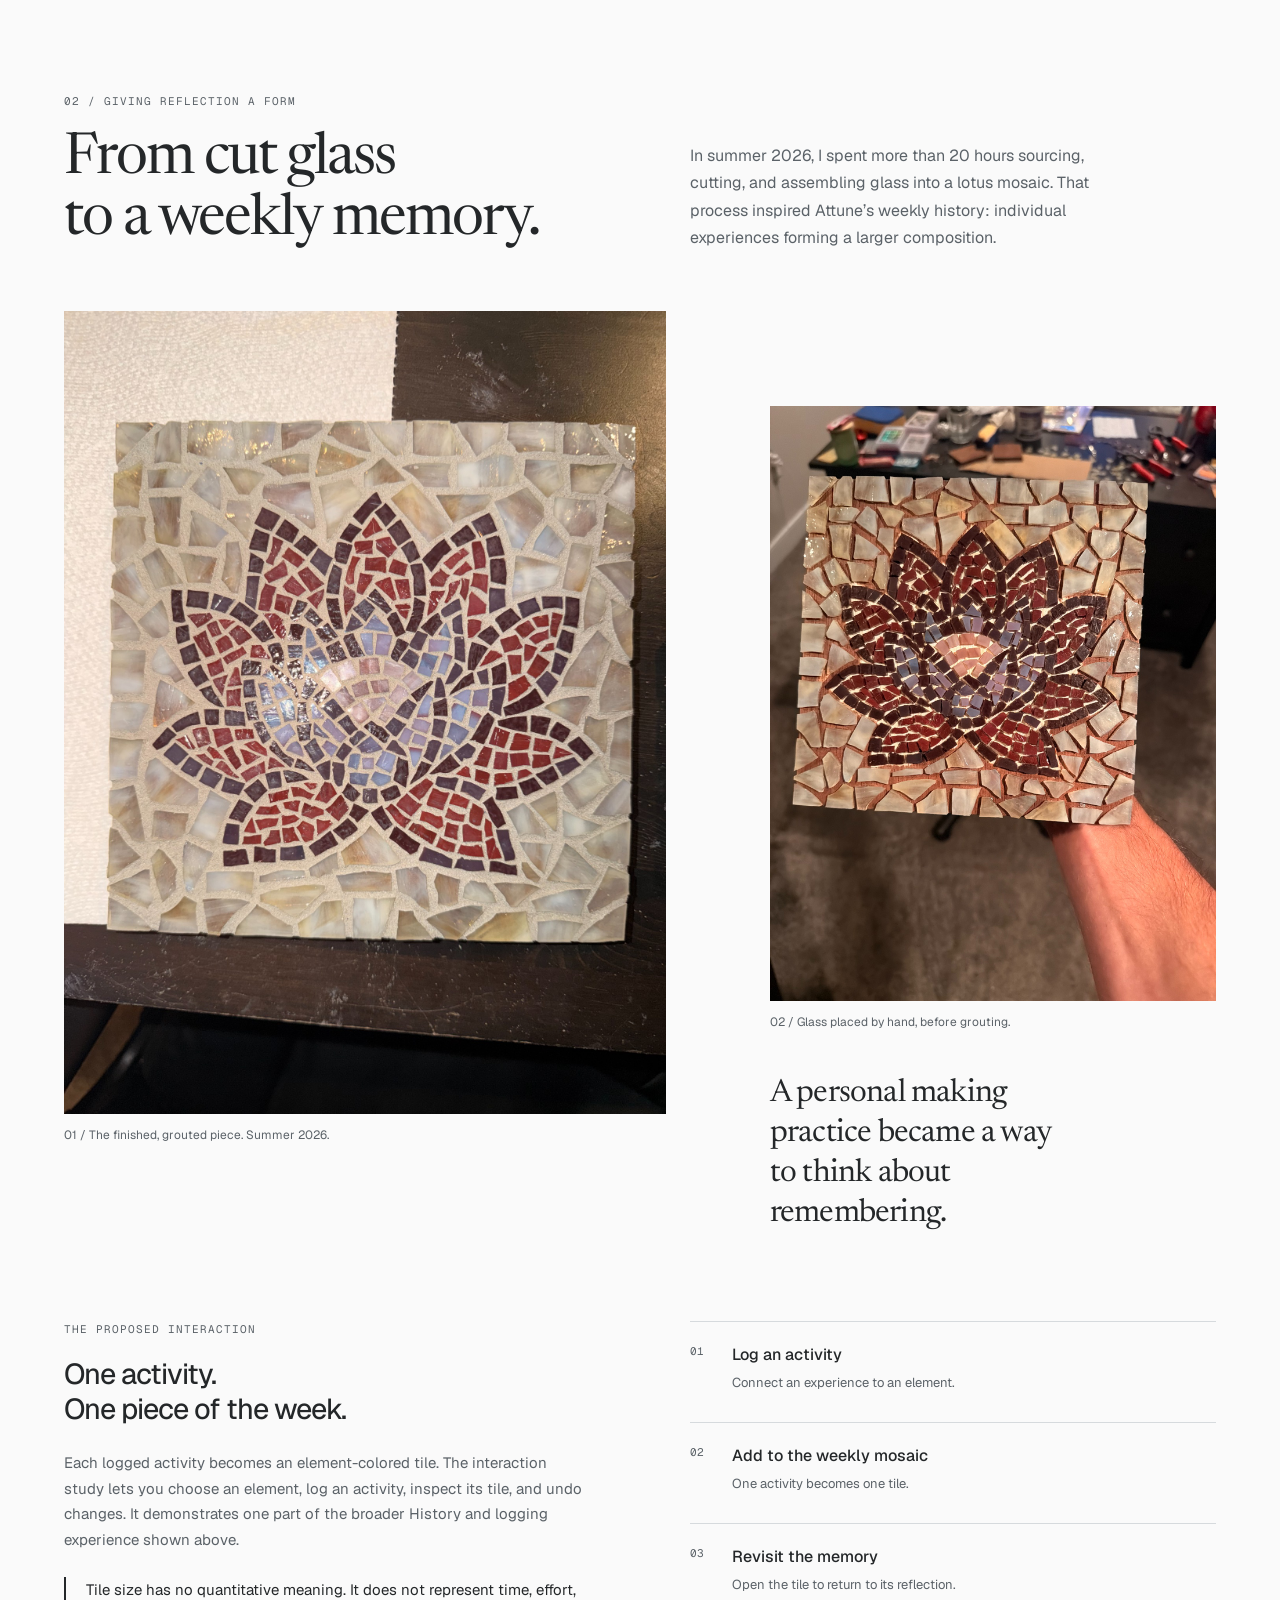
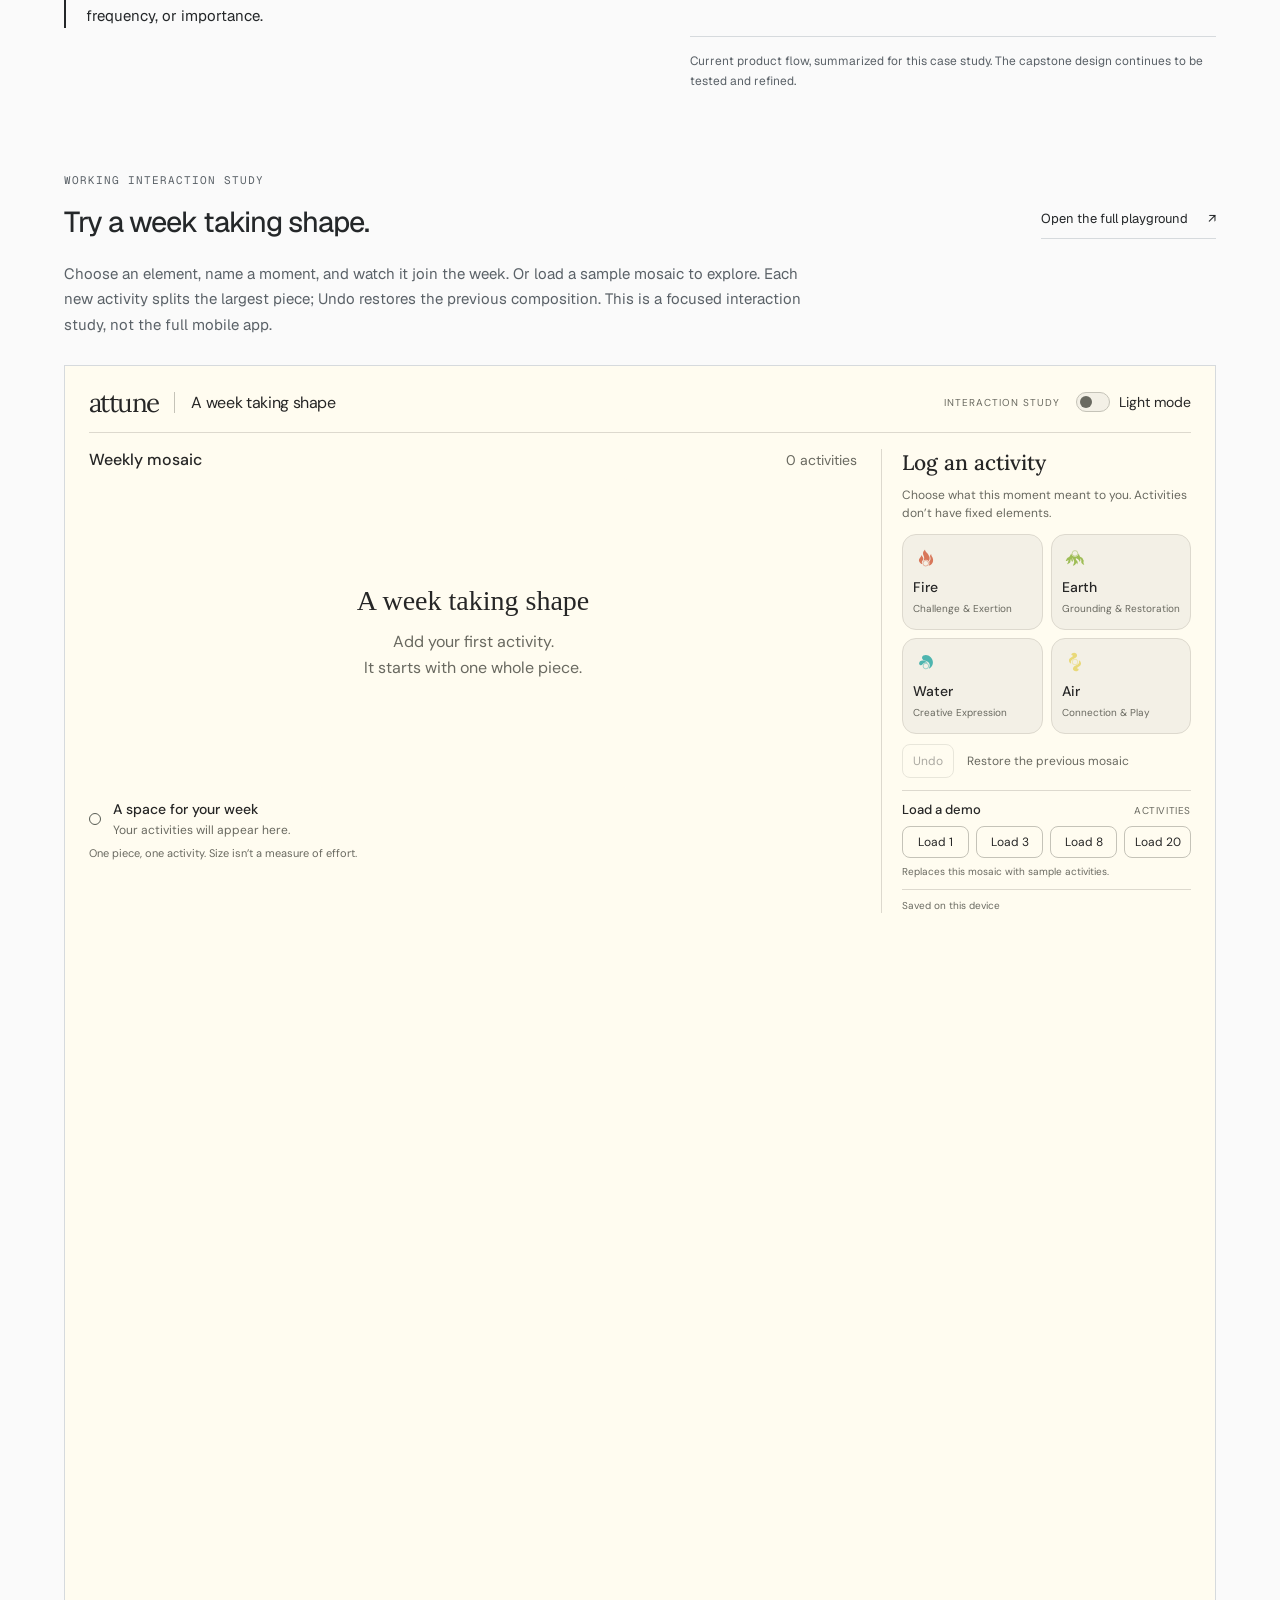
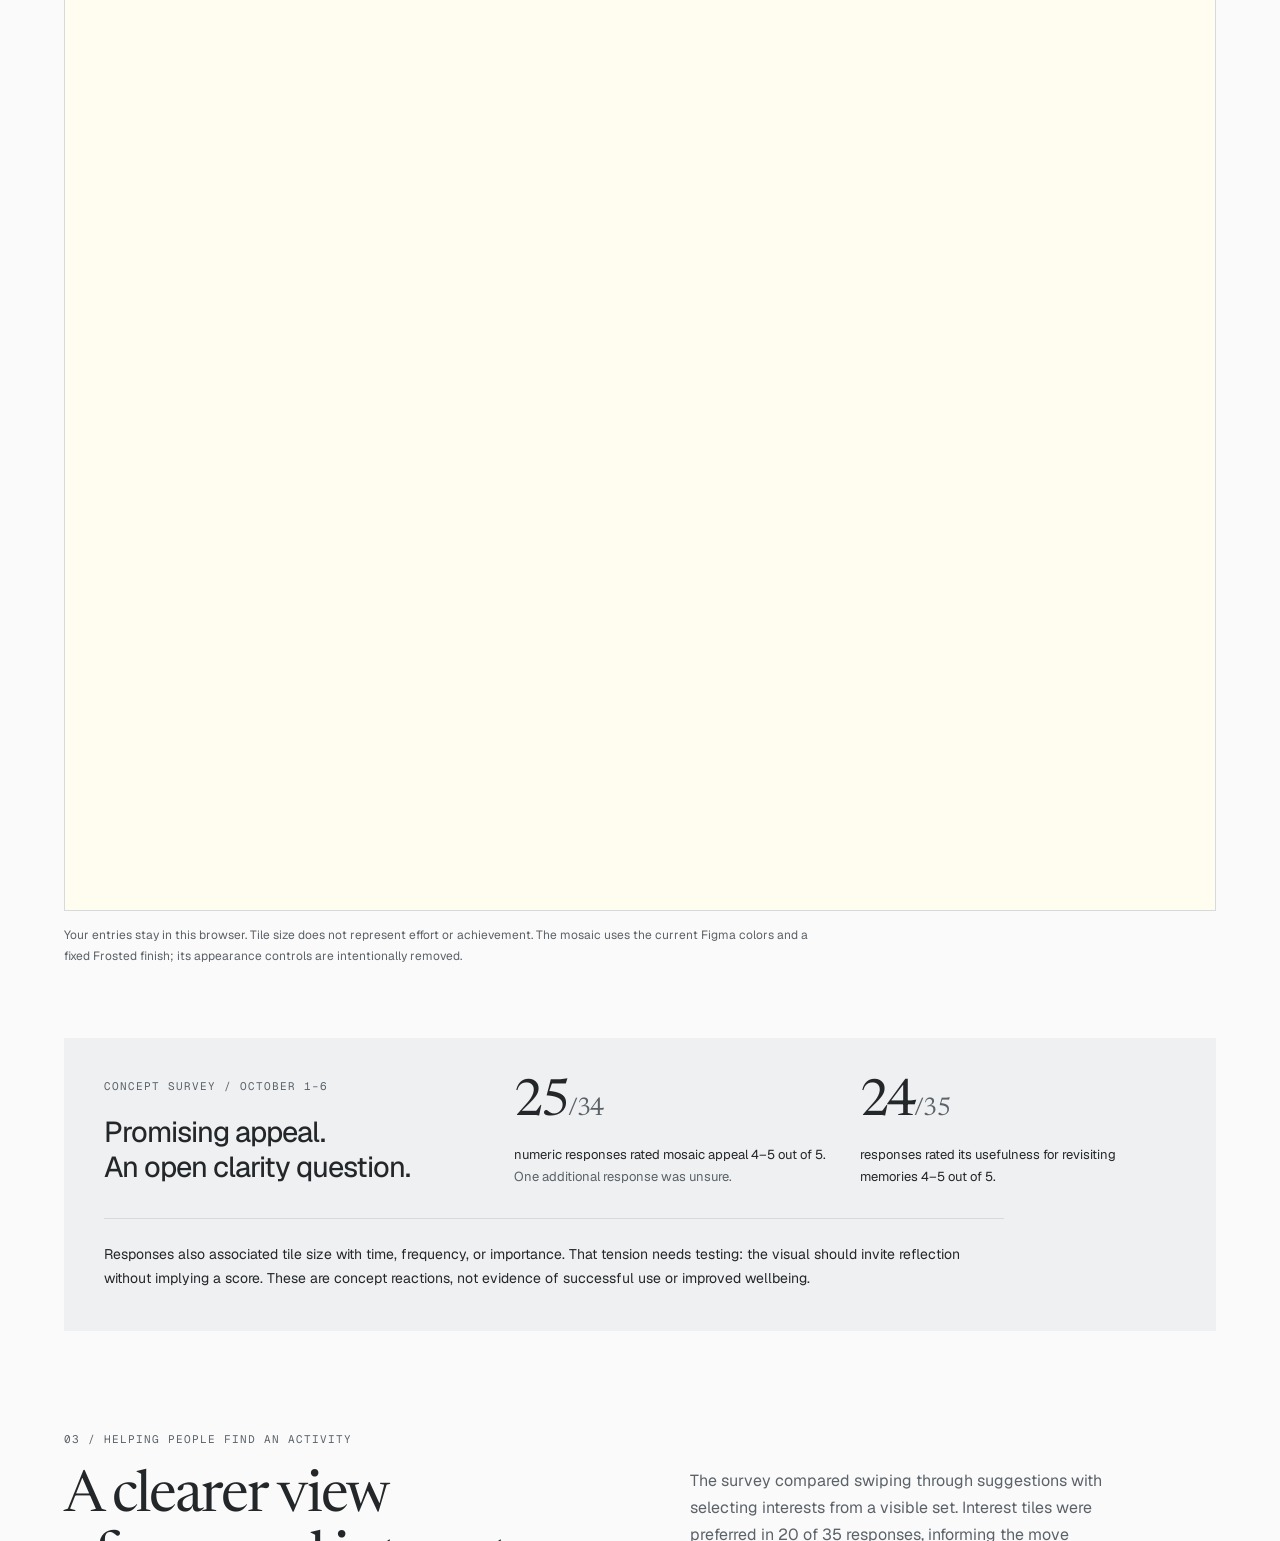
<file: projects/attune/index.html>
<!doctype html>
<html lang="en"><head><meta charset="utf-8"><meta name="viewport" content="width=device-width, initial-scale=1">
<title>Attune — Jake Biondolillo</title><meta name="description" content="Designing Attune: four elements, meaningful weekly activities, and a mosaic of memories. An in-progress University of Pittsburgh capstone."><meta name="color-scheme" content="light dark"><script src="../../theme.js"></script>
<link rel="preload" href="../../assets/fonts/Newsreader.woff2" as="font" type="font/woff2" crossorigin><link rel="preload" href="../../assets/fonts/Geist.woff2" as="font" type="font/woff2" crossorigin>
<link rel="stylesheet" href="../../styles.css"><link rel="stylesheet" href="case-study.css?v=20261108"><script src="../../navigation.js" defer></script><script src="case-study.js" defer></script></head>
<body class="attune-case"><a class="skip-link" href="#main">Skip to content</a><header class="site-header">
      <div class="page-width header-inner">
        <a class="site-name" href="../../">Jake Biondolillo<span aria-hidden="true">.</span></a>
        <div class="header-controls">
          <button class="theme-toggle" type="button" aria-label="Dark theme" aria-pressed="false" title="Dark theme" hidden>
            <svg viewBox="0 0 24 24" width="20" height="20" fill="none" stroke="currentColor" stroke-width="1.6" aria-hidden="true" focusable="false"><path d="M20.5 13.2A8.5 8.5 0 0 1 10.8 3.5a8.5 8.5 0 1 0 9.7 9.7Z" /></svg>
          </button>
        <button class="menu-toggle" type="button" aria-expanded="false" aria-controls="primary-navigation" hidden>
          <span data-menu-label>Menu</span><span class="menu-symbol" aria-hidden="true">+</span>
        </button>
        </div>
        <nav id="primary-navigation" class="site-nav" aria-label="Main navigation">
          <a href="../../">Work</a>
          <a href="../../about.html">About</a>
          <!-- Public product design résumé, with the phone number removed. -->
          <a href="/assets/resume/Jake_Biondolillo_PD_Public.pdf" data-resume-link target="_blank" rel="noopener noreferrer">Resume</a>
          <a href="../../#contact">Contact</a>
        </nav>
      </div>
    </header>
<main id="main" tabindex="-1"><div class="page-width">
<a class="back-link" href="../../#work">← All projects</a>
<section class="attune-hero" aria-labelledby="case-title">
<div class="hero-title"><p class="eyebrow">Product design · Fall 2026</p><p class="project-status"><span aria-hidden="true"></span>Capstone in progress</p><h1 id="case-title">Attune</h1><p class="hero-deck">Making room for a<br>meaningful week.</p></div>
<div class="hero-summary"><p>A mobile app for discovering activities, reflecting on experiences, and seeing the week through four elements. My partner and I are refining the experience throughout our capstone course.</p><a class="text-link" href="#current-designs">See the latest designs <span aria-hidden="true">↓</span></a></div>
<div class="hero-element-strip" aria-label="Attune’s current element colors"><span class="fire">Fire</span><span class="earth">Earth</span><span class="water">Water</span><span class="air">Air</span></div>
</section>
<dl class="project-meta"><div><dt>My role</dt><dd>PM, UI design, Visual identity</dd></div><div><dt>Collaboration</dt><dd>Mikhayla Elie<br><span>Research, Usability testing</span></dd></div><div><dt>Context</dt><dd>University of Pittsburgh<br>DNID capstone · In progress</dd></div></dl>
<section class="current-designs chapter" id="current-designs" aria-labelledby="current-title">
<div class="chapter-heading"><p class="eyebrow">The latest iteration / November 2026</p><h2 id="current-title">A moment logged.<br>A week remembered.</h2><p>The current History and logging screens bring the mosaic into a fuller mobile experience. These are working designs, not final screens: the flow and interface continue to evolve through the capstone.</p></div>
<div class="screen-gallery">
<figure><a class="enlarge screen-image" data-image href="assets/history-weekly-journal.png" aria-label="Enlarge the current History screen"><img src="assets/history-weekly-journal.png" width="804" height="1748" alt="Current History design: a weekly mosaic, week navigation, memory search, and a dated list of activities" loading="lazy"></a><figcaption><span class="screen-step">01 / History</span><strong>The week, in two views.</strong>The mosaic sits above a searchable activity list, giving memories both a visual home and a familiar way back.</figcaption></figure>
<figure><a class="enlarge screen-image" data-image href="assets/log-choose-element.png" aria-label="Enlarge the element selection screen"><img src="assets/log-choose-element.png" width="804" height="1748" alt="Current Log design, step one: a bottom sheet asks what the moment meant, with Fire, Earth, Water, and Air cards" loading="lazy"></a><figcaption><span class="screen-step">02 / Choose an element</span><strong>Meaning before categorization.</strong>People choose what an activity meant to them. The same activity can belong to different elements.</figcaption></figure>
<figure><a class="enlarge screen-image" data-image href="assets/log-activity-details.png" aria-label="Enlarge the activity details screen"><img src="assets/log-activity-details.png" width="804" height="1748" alt="Current Log design, step two: selected element, editable date and time, activity name, optional reflection or photos, and Save activity" loading="lazy"></a><figcaption><span class="screen-step">03 / Capture the moment</span><strong>A short path to saving.</strong>Name the activity and set its time, with room for an optional reflection or photo. The element stays easy to change.</figcaption></figure>
</div><p class="design-status-note">Work in progress · Screens shown are current capstone prototypes, not a shipped or final product. Select a screen to view it in detail.</p>
</section>
<div class="intro"><p class="eyebrow">The design question</p><p class="intro-question">How can a week of small experiences become something worth revisiting?</p><p>Attune is designed for young adults in college and early careers. The aim is to make space for challenge, restoration, creativity, and connection through activity discovery and reflection.</p></div>
<nav class="chapter-nav" aria-label="Case study sections"><a href="#elements"><span>01</span> The elements</a><a href="#mosaic"><span>02</span> The memory mosaic</a><a href="#discovery"><span>03</span> Activity discovery</a></nav>
<section class="chapter" id="elements" aria-labelledby="elements-title"><div class="chapter-heading"><p class="eyebrow">01 / Organizing the experience</p><h2 id="elements-title">Four elements,<br>four kinds of activity.</h2><p>The elements give different experiences a shared language. Each has its own symbol and color, while the repeated circle keeps the family connected.</p></div>
<dl class="element-definitions"><div><dt><svg xmlns="http://www.w3.org/2000/svg" class="element-symbol" width="56" height="56" aria-hidden="true" focusable="false" viewBox="0 0 512 512">


  <g fill="#D8775A">
    <path d="M301.817,311.750 C279.894,288.984 244.725,284.991 216.462,302.060 C210.230,305.823 209.322,306.070 207.414,304.525 L205.789,303.210 L208.488,299.022 C216.720,286.250 219.902,275.605 219.882,260.906 C219.863,246.663 218.268,239.992 208.609,213.763 C201.748,195.132 198.595,183.343 197.396,171.846 C194.696,145.937 204.729,121.804 228.152,97.870 C235.971,89.880 237.682,90.270 238.483,100.226 C239.925,118.140 248.337,131.511 275.748,159.464 C286.216,170.138 296.678,181.536 299.719,185.577 C332.224,228.770 337.945,272.932 315.863,310.191 C310.011,320.065 309.842,320.084 301.817,311.750 Z"/>
    <path d="M308.349,405.469 C306.186,403.954 306.390,403.133 310.109,398.352 C324.027,380.463 327.967,354.405 319.331,337.363 C316.888,332.542 316.933,332.352 321.837,326.654 C345.657,298.977 350.496,274.337 339.603,236.180 C333.458,214.654 334.082,206.516 342.782,194.698 C345.911,190.448 353.908,183.763 355.863,183.763 C358.876,183.763 359.674,185.097 359.674,190.137 C359.674,197.206 361.532,206.074 364.475,213.048 C367.283,219.703 368.426,221.856 375.169,233.185 C393.338,263.709 399.118,289.458 394.220,318.048 C387.894,354.978 356.048,392.074 320.745,403.637 C312.042,406.487 310.193,406.761 308.349,405.469 Z"/>
    <path d="M168.603,373.507 C138.003,360.802 116.098,331.246 116.118,302.691 C116.130,286.484 121.359,273.609 134.455,257.543 C147.581,241.441 150.583,237.365 153.543,231.620 C157.360,224.214 159.529,217.360 160.142,210.764 C160.999,201.542 163.704,201.403 172.768,210.116 C190.771,227.423 202.102,249.122 203.021,268.048 C203.699,282.042 199.897,293.394 189.864,307.334 C180.909,319.775 178.296,324.846 176.061,334.120 C173.477,344.841 174.609,356.706 179.374,368.852 C180.603,371.985 180.606,372.252 179.441,374.030 C177.797,376.540 175.659,376.437 168.603,373.507 Z"/>
    <circle cx="250.858" cy="359.719" r="55" fill="none" stroke="#D8775A" stroke-width="10"/>
  </g>
</svg>Fire</dt><dd>Challenge &amp; exertion</dd></div><div><dt><svg xmlns="http://www.w3.org/2000/svg" class="element-symbol" width="56" height="56" aria-hidden="true" focusable="false" viewBox="0 0 512 512">


  <g fill="#9EBD55">
    <path d="M213.734,406.151 C212.277,404.655 212.652,403.441 216.233,398.052 C225.126,384.669 234.550,362.446 237.750,347.312 C239.531,338.889 239.524,321.541 237.737,314.977 C235.039,305.067 233.289,301.194 225.714,288.363 C217.413,274.304 213.810,262.822 214.404,252.319 C214.750,246.195 214.294,246.188 211.856,252.283 C206.887,264.700 206.888,276.272 211.861,291.276 C216.510,305.302 215.628,313.461 208.168,325.430 C202.957,333.791 202.155,333.626 194.902,322.693 C183.275,305.169 179.995,295.443 180.716,280.629 C180.941,276.005 181.343,271.414 181.609,270.426 C182.345,267.690 177.277,274.846 174.230,280.845 C168.171,292.773 166.140,302.089 165.461,321.085 C164.889,337.063 164.469,338.625 159.171,344.490 C149.227,355.496 109.730,379.360 103.885,377.893 C101.107,377.196 101.073,374.895 103.781,370.791 C116.227,351.924 121.873,336.923 124.105,316.784 C125.068,308.105 126.966,298.508 128.522,294.452 C128.783,293.772 126.600,295.237 123.671,297.707 C108.988,310.091 99.095,314.426 85.291,314.523 C73.820,314.604 71.215,312.343 75.825,306.305 C79.799,301.101 83.873,294.083 89.893,282.071 C99.164,263.574 103.327,259.076 120.958,248.510 C148.461,232.027 161.056,216.765 174.338,183.827 C177.724,175.428 178.631,174.139 181.148,174.139 C183.844,174.139 184.340,174.840 187.019,182.440 C201.363,223.138 242.125,242.669 280.210,227.091 C298.526,219.599 314.568,202.848 323.758,181.618 C328.770,170.042 331.029,170.797 335.944,185.690 C346.202,216.776 358.488,234.017 376.669,242.841 C393.835,251.172 394.166,251.371 399.307,256.414 C404.438,261.447 409.176,269.300 413.182,279.412 C415.834,286.103 420.441,295.197 423.670,300.111 C428.885,308.049 428.914,308.306 425.859,320.165 C419.544,344.684 422.424,363.108 435.211,379.993 C441.486,388.279 438.102,391.150 426.831,387.103 C399.705,377.362 378.824,353.561 378.824,332.383 C378.824,329.871 379.498,323.552 380.323,318.342 C382.946,301.754 381.098,293.789 371.865,281.880 C367.832,276.679 351.812,263.704 353.824,267.268 C354.023,267.622 355.521,270.222 357.152,273.045 C367.484,290.936 365.807,308.529 352.007,327.013 C348.300,331.979 343.615,332.243 343.615,327.487 C343.615,321.144 336.701,302.644 331.442,294.912 C324.089,284.104 317.281,278.909 297.340,268.891 C290.266,265.338 282.605,261.158 280.316,259.603 C275.799,256.536 275.786,256.540 274.262,261.599 C269.380,277.798 274.652,292.429 289.916,305.042 C304.029,316.703 309.256,327.321 309.311,344.438 C309.343,354.160 308.171,359.323 304.094,367.433 C297.571,380.404 294.306,380.708 291.569,368.597 C290.209,362.576 286.552,354.852 282.399,349.226 L279.303,345.031 L278.841,351.741 C277.486,371.399 264.804,388.206 243.375,398.744 C231.456,404.605 215.992,408.470 213.734,406.151 Z"/>
    <circle cx="255.523" cy="165.167" r="55" fill="none" stroke="#9EBD55" stroke-width="10"/>
  </g>
</svg>Earth</dt><dd>Grounding &amp; restoration</dd></div><div><dt><svg xmlns="http://www.w3.org/2000/svg" class="element-symbol" width="56" height="56" aria-hidden="true" focusable="false" viewBox="0 0 512 512">


  <g fill="#4EB5AF">
    <path d="M310.533,385.200 C309.385,384.053 310.300,381.470 313.228,377.584 C332.653,351.813 335.629,315.473 320.753,285.679 C306.049,256.229 281.574,238.555 243.957,230.223 C212.971,223.359 199.600,216.450 188.558,201.598 C169.624,176.130 176.471,144.815 204.463,128.855 C247.896,104.089 305.289,116.741 349.012,160.719 C407.250,219.297 406.461,312.256 347.273,365.504 C334.341,377.139 313.593,388.261 310.533,385.200 Z"/>
    <path d="M145.329,319.386 C121.883,314.054 112.384,285.252 126.291,261.660 C135.148,246.635 158.284,232.165 179.188,228.576 C210.627,223.179 249.230,236.842 275.854,262.791 C283.512,270.254 283.069,272.985 274.741,269.652 C261.997,264.550 242.446,264.234 228.156,268.899 C213.249,273.765 204.242,280.668 192.997,295.844 C178.297,315.684 162.770,323.352 145.329,319.386 Z"/>
    <circle cx="253.503" cy="335.652" r="55" fill="none" stroke="#4EB5AF" stroke-width="10"/>
  </g>
</svg>Water</dt><dd>Creative expression</dd></div><div><dt><svg xmlns="http://www.w3.org/2000/svg" class="element-symbol" width="56" height="56" aria-hidden="true" focusable="false" viewBox="0 0 512 512">


  <g fill="#E9D97A">
    <path d="M172.485,284.278 C151.688,273.161 136.813,248.194 136.860,224.485 C136.909,200.419 150.640,182.709 185.801,161.363 C207.663,148.091 212.556,144.252 215.065,138.404 C217.424,132.904 215.138,128.199 209.651,127.259 C197.322,125.148 192.952,123.312 189.081,118.615 C180.527,108.237 185.776,92.780 201.285,82.682 C227.034,65.917 264.102,70.045 284.115,91.905 C304.419,114.084 300.595,144.223 274.591,166.968 C264.935,175.414 257.337,179.988 233.187,191.895 C220.755,198.024 207.707,204.964 204.190,207.316 C178.772,224.318 168.109,252.856 178.058,277.257 C180.256,282.647 180.290,283.099 178.616,284.614 C176.923,286.146 175.870,286.088 172.485,284.278 Z"/>
    <path d="M339.515,227.722 C360.312,238.839 375.187,263.806 375.140,287.515 C375.091,311.581 361.360,329.291 326.199,350.637 C304.337,363.909 299.444,367.748 296.935,373.596 C294.576,379.096 296.862,383.801 302.349,384.741 C314.678,386.852 319.048,388.688 322.919,393.385 C331.473,403.763 326.224,419.220 310.715,429.318 C284.966,446.083 247.898,441.955 227.885,420.095 C207.581,397.916 211.405,367.777 237.409,345.032 C247.065,336.586 254.663,332.012 278.813,320.105 C291.245,313.976 304.293,307.036 307.810,304.684 C333.228,287.682 343.891,259.144 333.942,234.743 C331.744,229.353 331.710,228.901 333.384,227.386 C335.077,225.854 336.130,225.912 339.515,227.722 Z"/>
    <circle cx="256.000" cy="256.000" r="55" fill="none" stroke="#E9D97A" stroke-width="10"/>
  </g>
</svg>Air</dt><dd>Connection &amp; play</dd></div></dl>
<div class="palette-story"><div class="palette-copy"><p class="eyebrow">One family, different contrast</p><h3>A shared shape.<br>A consistent color system.</h3></div><div class="palette-copy"><p>The repeated circle connects the four symbols. The current Figma color variables use a shared set of warm, muted element colors across cream and charcoal surfaces.</p><p class="quiet">The early survey compared six identity and background options without a consensus. The palette below reflects the color system we have since established for the current designs.</p></div></div><div class="current-palette" aria-label="Current Figma element color variables"><div><i class="fire"></i><strong>Fire</strong><span>#D8775A</span></div><div><i class="earth"></i><strong>Earth</strong><span>#9EBD55</span></div><div><i class="water"></i><strong>Water</strong><span>#4EB5AF</span></div><div><i class="air"></i><strong>Air</strong><span>#E9D97A</span></div></div>
</section>
<section class="chapter mosaic-chapter" id="mosaic" aria-labelledby="mosaic-title"><div class="chapter-heading"><p class="eyebrow">02 / Giving reflection a form</p><h2 id="mosaic-title">From cut glass<br>to a weekly memory.</h2><p>In summer 2026, I spent more than 20 hours sourcing, cutting, and assembling glass into a lotus mosaic. That process inspired Attune’s weekly history: individual experiences forming a larger composition.</p></div>
<div class="mosaic-photographs"><figure class="finished-photo"><a class="enlarge" data-image href="assets/lotus-finished.jpeg" aria-label="Enlarge finished lotus mosaic photograph"><img src="assets/lotus-finished.jpeg" width="1536" height="2048" alt="Jake’s finished lotus glass mosaic, with red and purple petals and pale iridescent glass" loading="lazy"></a><figcaption>01 / The finished, grouted piece. Summer 2026.</figcaption></figure><div class="process-column"><figure><a class="enlarge" data-image href="assets/lotus-process.jpeg" aria-label="Enlarge lotus mosaic process photograph"><img src="assets/lotus-process.jpeg" width="1536" height="2048" alt="The lotus glass mosaic held in hand before grouting" loading="lazy"></a><figcaption>02 / Glass placed by hand, before grouting.</figcaption></figure><p class="image-aside">A personal making practice became a way to think about remembering.</p></div></div>
<div class="mosaic-model"><div><p class="eyebrow">The proposed interaction</p><h3>One activity.<br>One piece of the week.</h3><p>Each logged activity becomes an element-colored tile. The interaction study lets you choose an element, log an activity, inspect its tile, and undo changes. It demonstrates one part of the broader History and logging experience shown above.</p><p class="principle">Tile size has no quantitative meaning. It does not represent time, effort, frequency, or importance.</p></div><figure class="flow-figure"><ol class="memory-flow"><li><span>01</span><strong>Log an activity</strong><p>Connect an experience to an element.</p></li><li><span>02</span><strong>Add to the weekly mosaic</strong><p>One activity becomes one tile.</p></li><li><span>03</span><strong>Revisit the memory</strong><p>Open the tile to return to its reflection.</p></li></ol><figcaption>Current product flow, summarized for this case study. The capstone design continues to be tested and refined.</figcaption></figure></div>
<div class="prototype-study"><div class="prototype-heading"><div><p class="eyebrow">Working interaction study</p><h3>Try a week taking shape.</h3></div><a class="text-link" href="mosaic/" target="_blank" rel="noopener noreferrer">Open the full playground <span aria-hidden="true">↗</span></a></div><p class="prototype-intro">Choose an element, name a moment, and watch it join the week. Or load a sample mosaic to explore. Each new activity splits the largest piece; Undo restores the previous composition. This is a focused interaction study, not the full mobile app.</p><iframe src="mosaic/" title="Attune weekly mosaic interactive prototype" loading="lazy" class="mosaic-embed" referrerpolicy="no-referrer"></iframe><p class="prototype-note">Your entries stay in this browser. Tile size does not represent effort or achievement. The mosaic uses the current Figma colors and a fixed Frosted finish; its appearance controls are intentionally removed.</p></div>
<div class="research-band"><div class="research-heading"><p class="eyebrow">Concept survey / October 1–6</p><h3>Promising appeal.<br>An open clarity question.</h3></div><div class="research-result"><p class="big-number">25<span>/34</span></p><p>numeric responses rated mosaic appeal 4–5 out of 5.<br><span class="quiet">One additional response was unsure.</span></p></div><div class="research-result"><p class="big-number">24<span>/35</span></p><p>responses rated its usefulness for revisiting memories 4–5 out of 5.</p></div><p class="research-caveat">Responses also associated tile size with time, frequency, or importance. That tension needs testing: the visual should invite reflection without implying a score. These are concept reactions, not evidence of successful use or improved wellbeing.</p></div>
</section>
<section class="chapter" id="discovery" aria-labelledby="discovery-title"><div class="chapter-heading"><p class="eyebrow">03 / Helping people find an activity</p><h2 id="discovery-title">A clearer view<br>of personal interests.</h2><p>The survey compared swiping through suggestions with selecting interests from a visible set. Interest tiles were preferred in 20 of 35 responses, informing the move toward showing interests together rather than one at a time.</p></div>
<div class="explore-comparison"><div class="explore-options" aria-label="Two early Explore wireframes"><figure><img src="assets/explore-card-deck.png" width="390" height="760" alt="Early card-deck Explore wireframe: a hiking interest card with Pass and Interested controls" loading="lazy"><figcaption>A / One interest at a time</figcaption></figure><figure><img src="assets/explore-interest-grid.png" width="390" height="760" alt="Early interest-grid Explore wireframe: multiple interests visible together, with Hiking, Music, Reading, and Gardening selected" loading="lazy"><figcaption>B / A visible set of interests</figcaption></figure></div><div class="discovery-copy"><p class="eyebrow">Early lo-fi alternatives</p><h3>Sequential or side by side?</h3><p>The card deck asks people to consider one interest at a time. The grid keeps options visible together, with selections that can be compared before continuing.</p><p class="quiet">These wireframes test the direction of Explore. They are early concept work, not the final visual design.</p></div></div>
<div class="discovery-layout"><figure class="preference-chart"><p class="eyebrow">Concept preference · October 1–6 · 35 responses</p><div class="bar-row"><div><span>Selectable interests</span><strong>20</strong></div><div class="bar-track"><span style="width:57.1429%"></span></div></div><div class="bar-row secondary"><div><span>Swipeable card deck</span><strong>10</strong></div><div class="bar-track"><span style="width:28.5714%"></span></div></div><div class="bar-row other"><div><span>No preference / unsure / blank</span><strong>5</strong></div><div class="bar-track"><span style="width:14.2857%"></span></div></div><figcaption>Remaining responses: 3 no preference, 1 unsure, 1 blank. Counts reflect submissions, not verified unique participants.</figcaption></figure><div class="discovery-copy"><h3>From preference to iteration.</h3><p>I replaced the sequential selection with visible interest tiles so people could see their choices together. Subsequent user testing helped refine the Explore page, with minimal improvement feedback in its final testing round.</p><p class="quiet">The chart records the earlier concept survey. It is not a measured usability improvement or a final product outcome.</p></div></div>
</section>
<section class="next-section" aria-labelledby="next-title"><div><p class="eyebrow">Where the project is now</p><h2 id="next-title">Refining the concept<br>through use.</h2></div><div><p>Attune is an in-progress capstone. My partner and I have moved from concept explorations into higher-fidelity History, logging, and Explore designs, informed by user feedback.</p><p>The next questions are practical: can people interpret the mosaic without reading value into tile size, find older activities as it fills, and switch to a list when that is more useful?</p><p class="quiet">The screens and interaction study on this page capture the current iteration. They are not final, and longer-term product outcomes have not been established.</p></div></section>
<footer class="case-footer"><a href="../../#work">← Back to selected projects</a><a href="../proggy/">Next project: Proggy →</a><a href="#main">Back to top ↑</a></footer></div></main>
<dialog class="image-dialog" aria-label="Expanded Attune artifact"><div class="dialog-toolbar"><p>Attune / Project artifact</p><button type="button" class="close-image" aria-label="Close expanded image">Close <span aria-hidden="true">×</span></button></div><img alt=""><p class="image-description"></p></dialog>
</body></html>
</file>
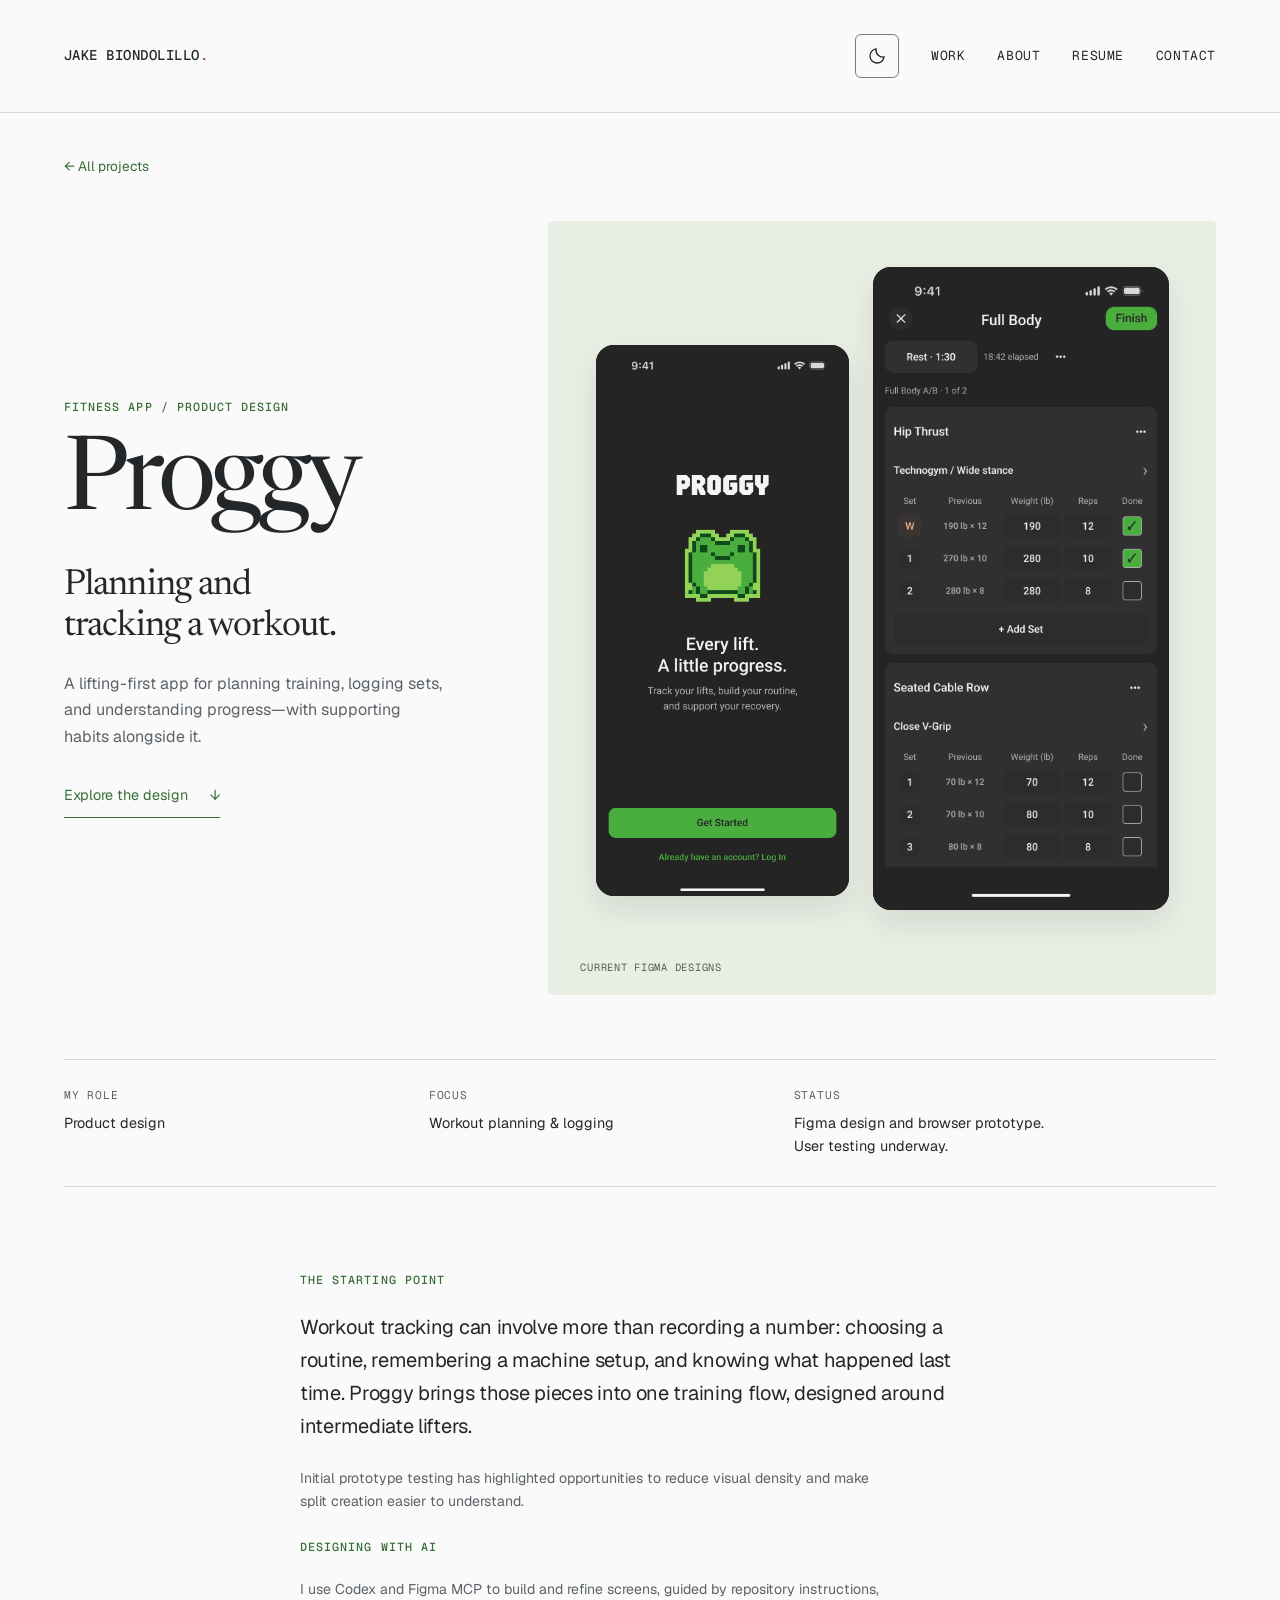
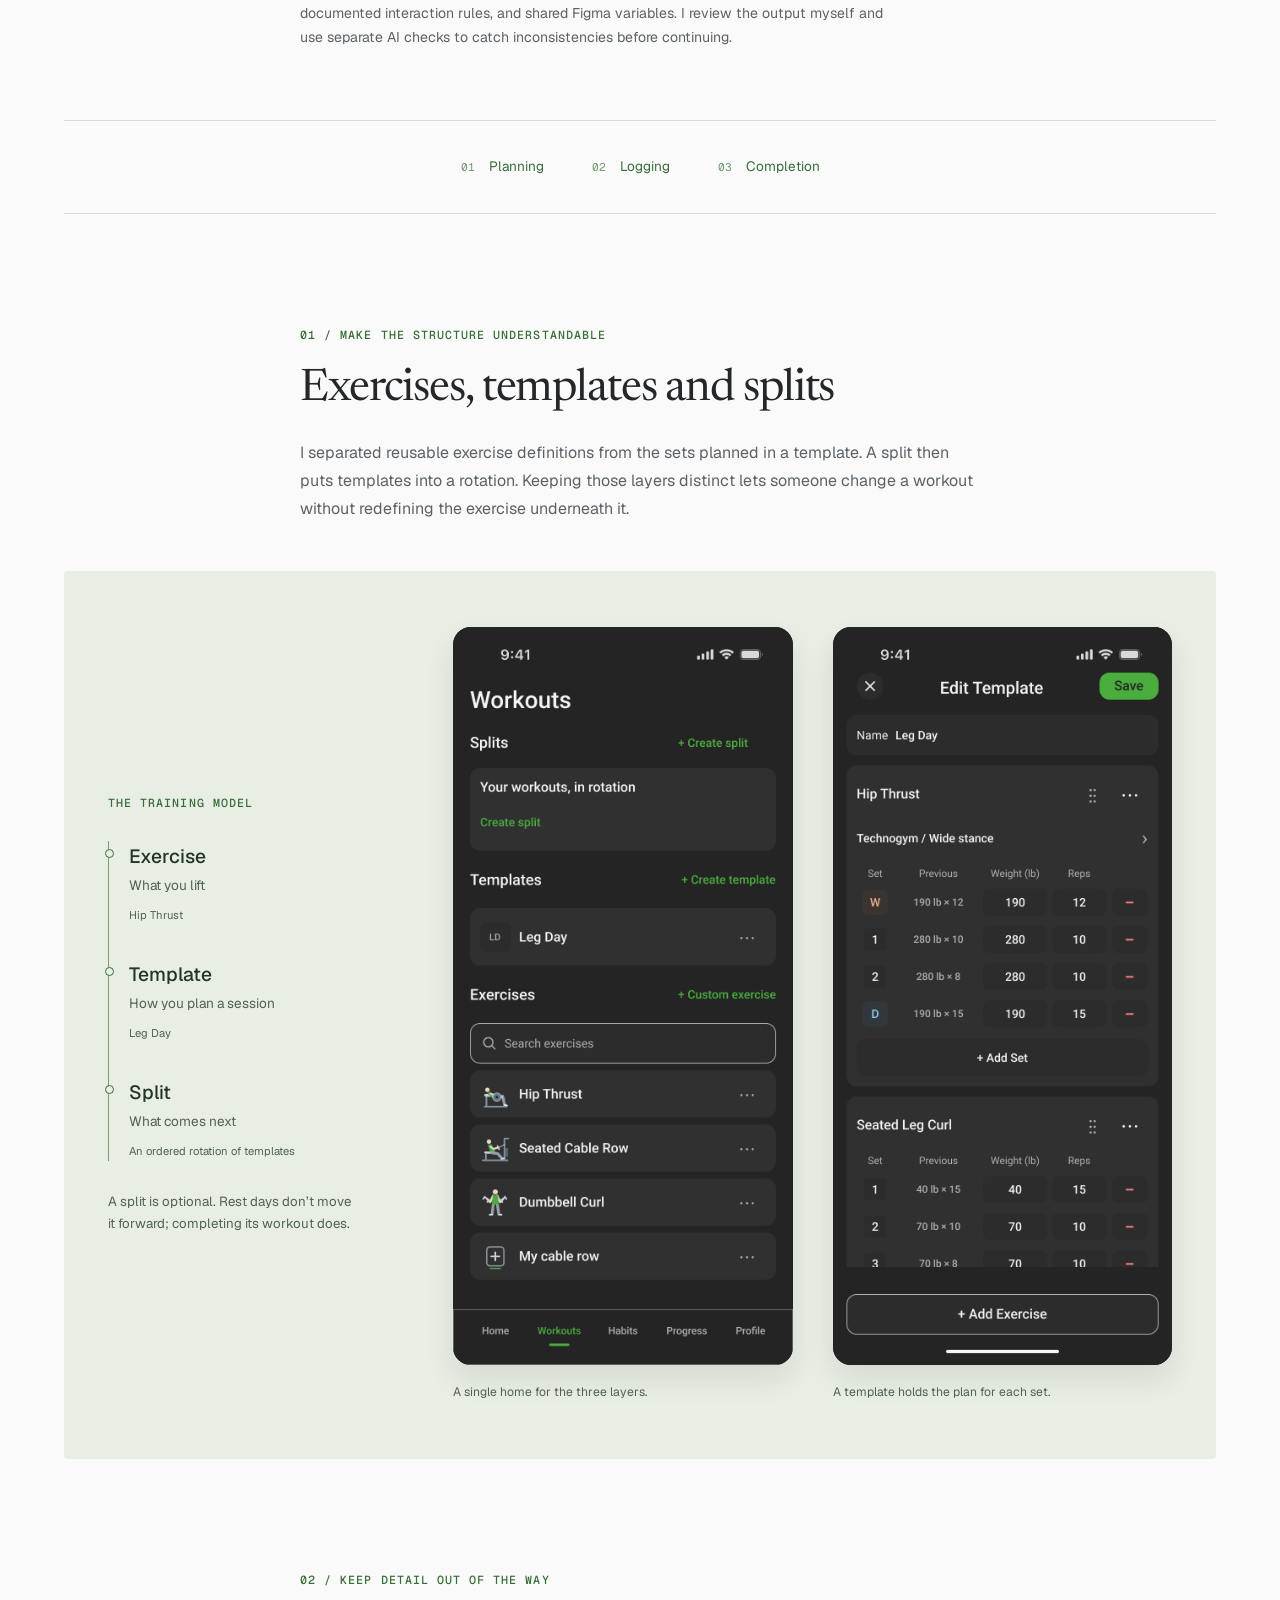
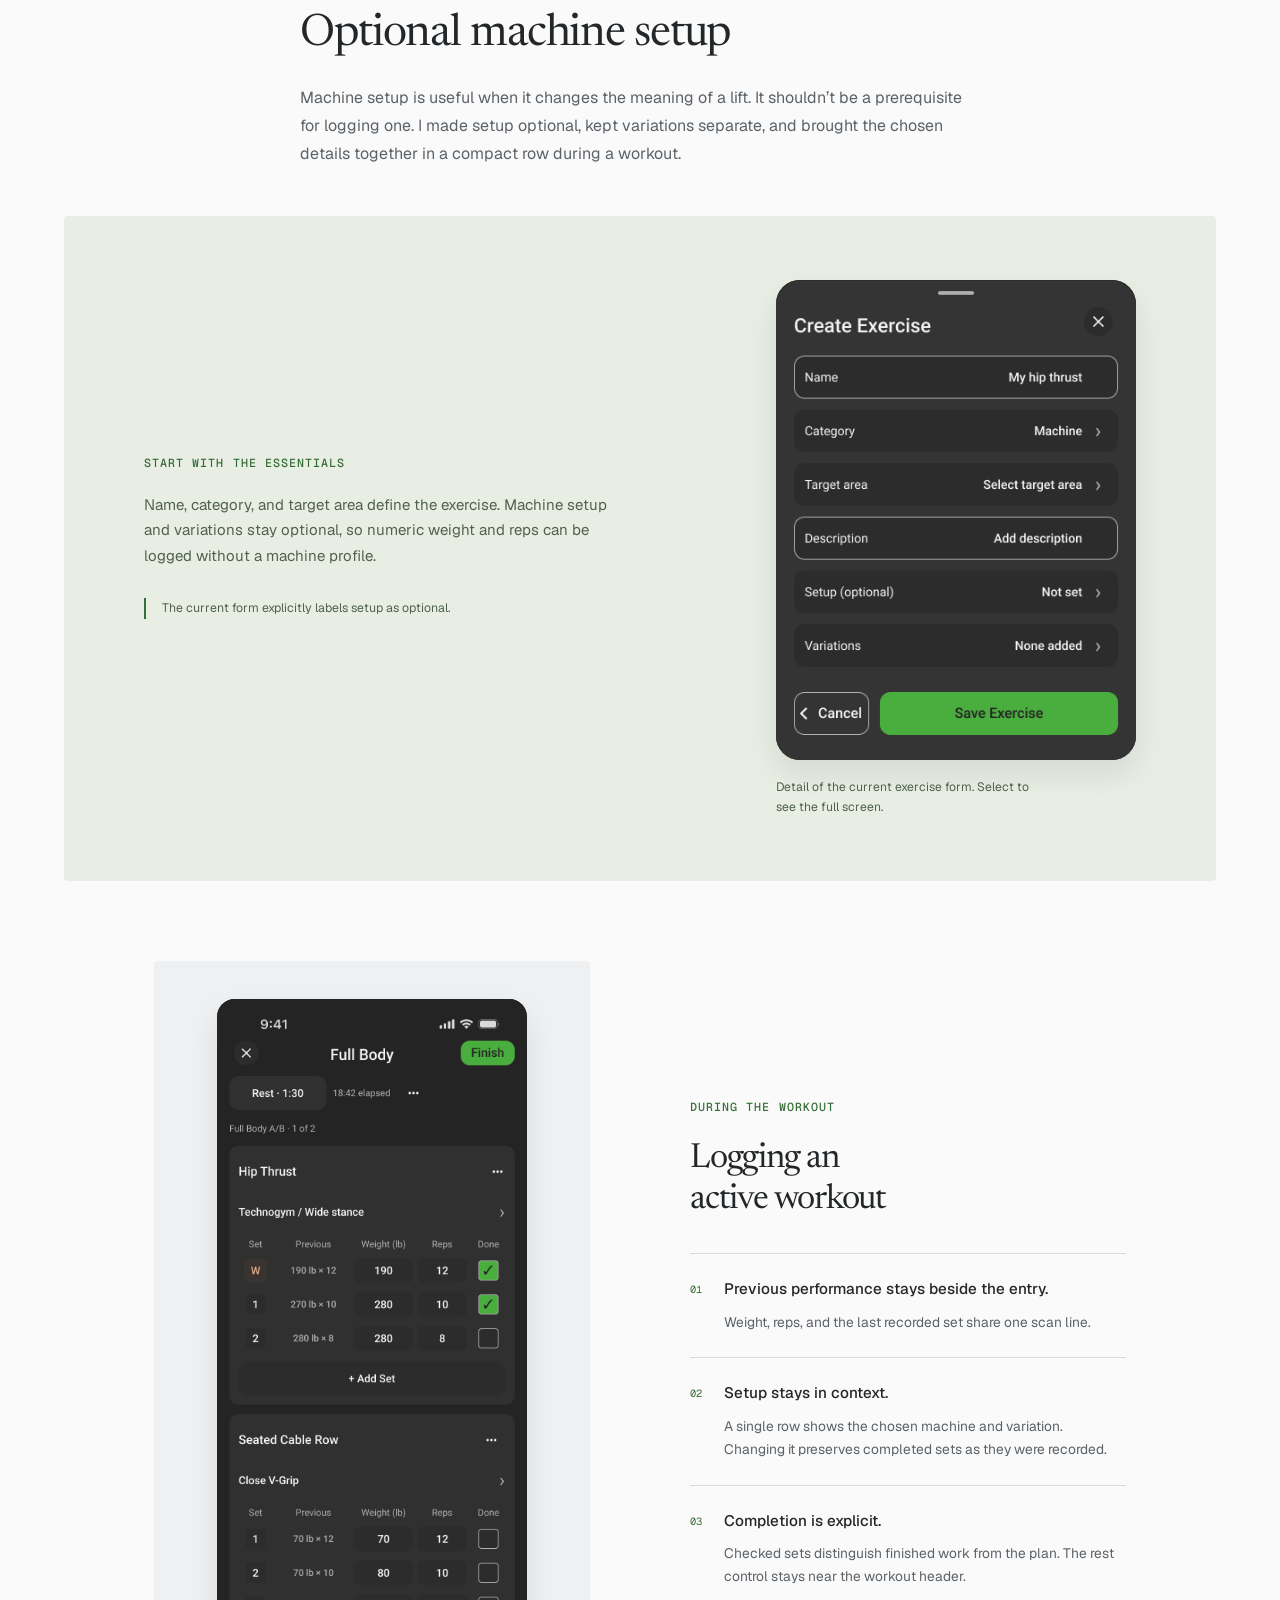
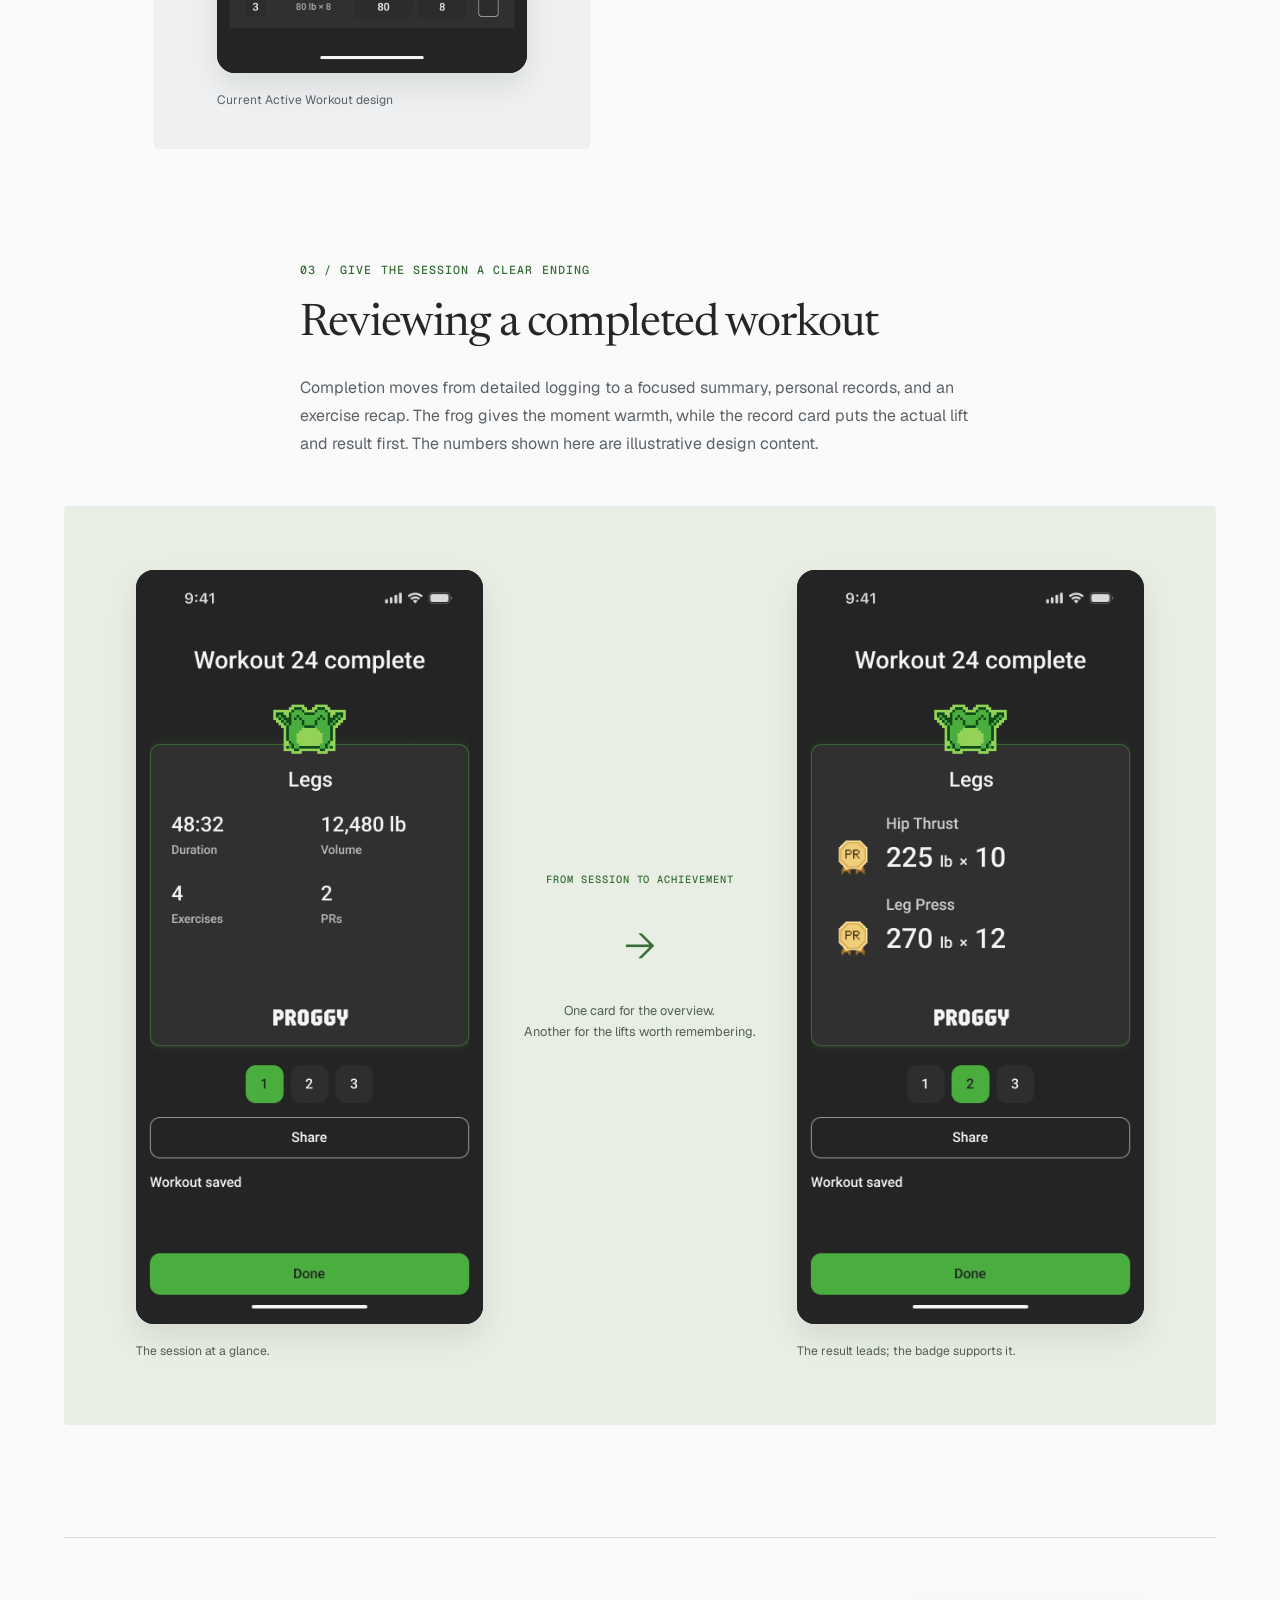
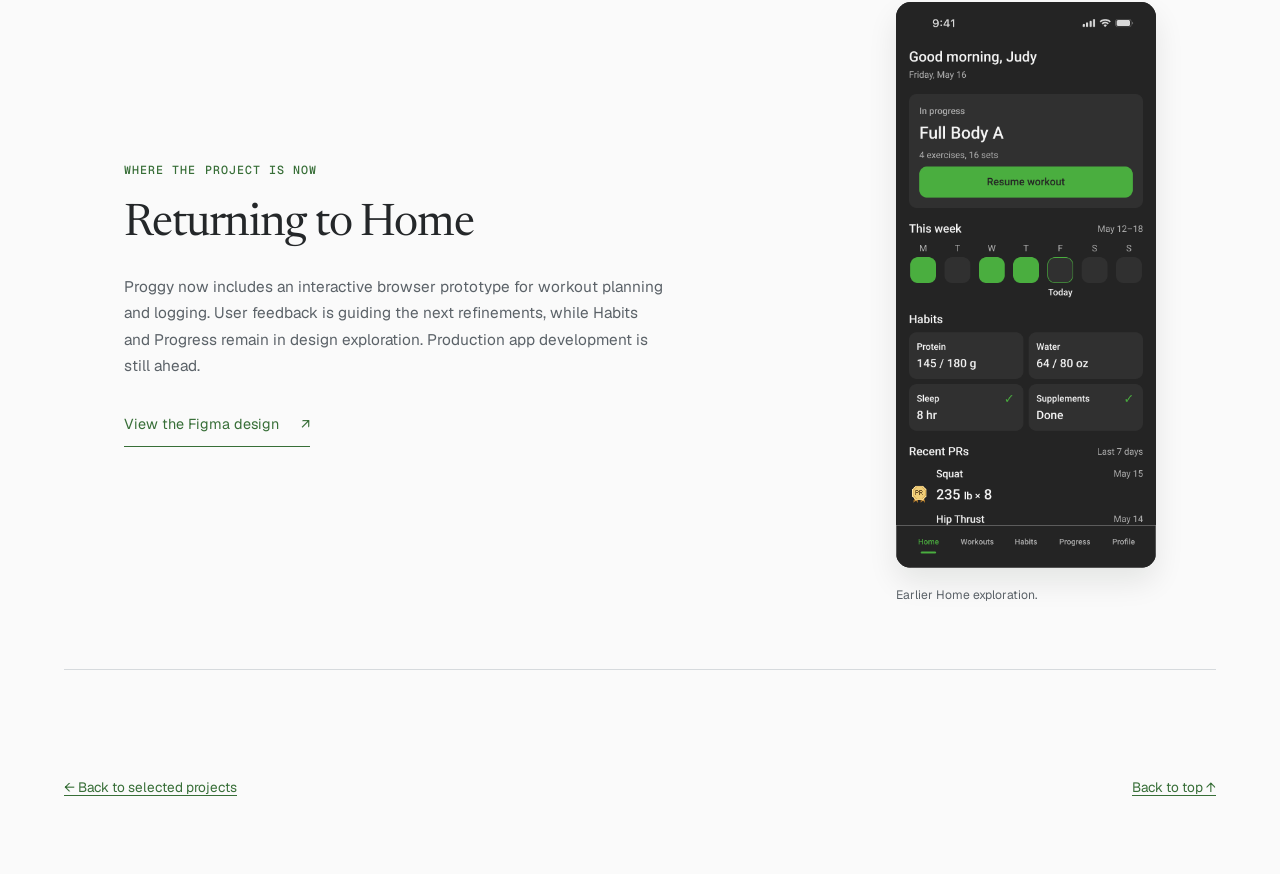
<file: projects/proggy/index.html>
<!doctype html>
<html lang="en"><head><meta charset="utf-8" /><meta name="viewport" content="width=device-width, initial-scale=1" />
<title>Proggy — Jake Biondolillo</title><meta name="description" content="A product design case study for Proggy: making workout planning, set logging and progress easier to understand. Figma design and prototype; app development planned." />
<meta name="color-scheme" content="light dark" /><script src="../../theme.js"></script>
<link rel="preload" href="../../assets/fonts/Newsreader.woff2" as="font" type="font/woff2" crossorigin /><link rel="preload" href="../../assets/fonts/Geist.woff2" as="font" type="font/woff2" crossorigin />
<link rel="stylesheet" href="../../styles.css" /><link rel="stylesheet" href="case-study.css" />
<script src="../../navigation.js" defer></script><script src="case-study.js" defer></script></head>
<body class="proggy-case"><a class="skip-link" href="#main">Skip to content</a><header class="site-header">
      <div class="page-width header-inner">
        <a class="site-name" href="../../">Jake Biondolillo<span aria-hidden="true">.</span></a>
        <div class="header-controls">
          <button class="theme-toggle" type="button" aria-label="Dark theme" aria-pressed="false" title="Dark theme" hidden>
            <svg viewBox="0 0 24 24" width="20" height="20" fill="none" stroke="currentColor" stroke-width="1.6" aria-hidden="true" focusable="false"><path d="M20.5 13.2A8.5 8.5 0 0 1 10.8 3.5a8.5 8.5 0 1 0 9.7 9.7Z" /></svg>
          </button>
        <button class="menu-toggle" type="button" aria-expanded="false" aria-controls="primary-navigation" hidden>
          <span data-menu-label>Menu</span><span class="menu-symbol" aria-hidden="true">+</span>
        </button>
        </div>
        <nav id="primary-navigation" class="site-nav" aria-label="Main navigation">
          <a href="../../">Work</a>
          <a href="../../about.html">About</a>
          <!-- Public product design résumé, with the phone number removed. -->
          <a href="/assets/resume/Jake_Biondolillo_PD_Public.pdf" data-resume-link target="_blank" rel="noopener noreferrer">Resume</a>
          <a href="../../#contact">Contact</a>
        </nav>
      </div>
    </header>
<main id="main" tabindex="-1">
<div class="page-width"><a class="back-link" href="../../#work">← All projects</a>
<section class="case-hero" aria-labelledby="case-title"><div class="hero-intro"><p class="case-kicker">Fitness app / Product design</p><h1 id="case-title">Proggy</h1><p class="case-deck">Planning and tracking a workout.</p><p class="hero-description">A lifting-first app for planning training, logging sets, and understanding progress—with supporting habits alongside it.</p><a class="text-link" href="#planning">Explore the design <span aria-hidden="true">↓</span></a></div>
<div class="hero-stage"><figure class="screen-figure welcome-screen"><a class="enlarge" href="assets/welcome.png" data-image aria-label="Enlarge: Proggy welcome screen with its pixel frog and Every lift. A little progress. message"><img src="assets/welcome.png" width="402" height="874" alt="Proggy welcome screen with its pixel frog and Every lift. A little progress. message" fetchpriority="high" /></a></figure><figure class="screen-figure active-screen"><a class="enlarge" href="assets/active.png" data-image aria-label="Enlarge: Active workout showing previous sets, weight, reps and completion controls"><img src="assets/active.png" width="402" height="874" alt="Active workout showing previous sets, weight, reps and completion controls" fetchpriority="high" /></a></figure><span class="stage-note">Current Figma designs</span></div></section>
<dl class="project-meta"><div><dt>My role</dt><dd>Product design</dd></div><div><dt>Focus</dt><dd>Workout planning &amp; logging</dd></div><div><dt>Status</dt><dd>Figma design and browser prototype.<br /> User testing underway.</dd></div></dl>
<div class="opening-copy"><p class="case-kicker">The starting point</p><p>Workout tracking can involve more than recording a number: choosing a routine, remembering a machine setup, and knowing what happened last time. Proggy brings those pieces into one training flow, designed around intermediate lifters.</p><p class="quiet">Initial prototype testing has highlighted opportunities to reduce visual density and make split creation easier to understand.</p><h2 class="case-kicker">Designing with AI</h2><p class="quiet">I use Codex and Figma MCP to build and refine screens, guided by repository instructions, documented interaction rules, and shared Figma variables. I review the output myself and use separate AI checks to catch inconsistencies before continuing.</p></div>
<nav class="chapter-nav" aria-label="Case study sections"><a href="#planning"><span>01</span> Planning</a><a href="#logging"><span>02</span> Logging</a><a href="#completion"><span>03</span> Completion</a></nav>
<section class="chapter" id="planning" aria-labelledby="planning-title"><div class="chapter-heading"><p class="case-kicker">01 / Make the structure understandable</p><h2 id="planning-title">Exercises, templates and splits</h2><p>I separated reusable exercise definitions from the sets planned in a template. A split then puts templates into a rotation. Keeping those layers distinct lets someone change a workout without redefining the exercise underneath it.</p></div>
<div class="planning-stage media-panel"><div class="model"><p class="mini-label">The training model</p><ol><li><strong>Exercise</strong><span>What you lift</span><small>Hip Thrust</small></li><li><strong>Template</strong><span>How you plan a session</span><small>Leg Day</small></li><li><strong>Split</strong><span>What comes next</span><small>An ordered rotation of templates</small></li></ol><p>A split is optional. Rest days don’t move it forward; completing its workout does.</p></div><figure class="screen-figure "><a class="enlarge" href="assets/workouts.png" data-image aria-label="Enlarge: Workouts hub with separate Splits, Templates and Exercises sections"><img src="assets/workouts.png" width="402" height="874" alt="Workouts hub with separate Splits, Templates and Exercises sections" loading="eager" /></a><figcaption>A single home for the three layers.</figcaption></figure><figure class="screen-figure "><a class="enlarge" href="assets/template.png" data-image aria-label="Enlarge: Leg Day template with planned warm-up, normal and drop sets"><img src="assets/template.png" width="804" height="1748" alt="Leg Day template with planned warm-up, normal and drop sets" loading="eager" /></a><figcaption>A template holds the plan for each set.</figcaption></figure></div></section>
<section class="chapter" id="logging" aria-labelledby="logging-title"><div class="chapter-heading"><p class="case-kicker">02 / Keep detail out of the way</p><h2 id="logging-title">Optional machine setup</h2><p>Machine setup is useful when it changes the meaning of a lift. It shouldn’t be a prerequisite for logging one. I made setup optional, kept variations separate, and brought the chosen details together in a compact row during a workout.</p></div>
<div class="setup-stage media-panel"><div class="setup-copy"><span class="mini-label">Start with the essentials</span><p>Name, category, and target area define the exercise. Machine setup and variations stay optional, so numeric weight and reps can be logged without a machine profile.</p><p class="detail-note">The current form explicitly labels setup as optional.</p></div><figure class="screen-figure form-detail"><a class="enlarge" href="assets/exercise.png" data-image aria-label="Enlarge: Create Exercise form showing optional setup as Not set and variations as None added"><img src="assets/exercise.png" width="402" height="874" alt="Create Exercise form showing optional setup as Not set and variations as None added" loading="eager" /></a><figcaption>Detail of the current exercise form. Select to see the full screen.</figcaption></figure></div>
<div class="logging-stage"><div class="logging-visual"><figure class="screen-figure "><a class="enlarge" href="assets/active.png" data-image aria-label="Enlarge: Full Body active workout with prior performance, set values, rest timer and checked sets"><img src="assets/active.png" width="402" height="874" alt="Full Body active workout with prior performance, set values, rest timer and checked sets" loading="eager" /></a><figcaption>Current Active Workout design</figcaption></figure></div><div class="logging-copy"><p class="mini-label">During the workout</p><h3>Logging an active workout</h3><ol class="annotations"><li><strong>Previous performance stays beside the entry.</strong><p>Weight, reps, and the last recorded set share one scan line.</p></li><li><strong>Setup stays in context.</strong><p>A single row shows the chosen machine and variation. Changing it preserves completed sets as they were recorded.</p></li><li><strong>Completion is explicit.</strong><p>Checked sets distinguish finished work from the plan. The rest control stays near the workout header.</p></li></ol></div></div></section>
<section class="chapter" id="completion" aria-labelledby="completion-title"><div class="chapter-heading"><p class="case-kicker">03 / Give the session a clear ending</p><h2 id="completion-title">Reviewing a completed workout</h2><p>Completion moves from detailed logging to a focused summary, personal records, and an exercise recap. The frog gives the moment warmth, while the record card puts the actual lift and result first. The numbers shown here are illustrative design content.</p></div>
<div class="completion-stage media-panel"><figure class="screen-figure "><a class="enlarge" href="assets/completion.png" data-image aria-label="Enlarge: Workout completion summary showing duration, volume, exercise count and personal record count"><img src="assets/completion.png" width="402" height="874" alt="Workout completion summary showing duration, volume, exercise count and personal record count" loading="eager" /></a><figcaption>The session at a glance.</figcaption></figure><div class="completion-bridge"><span class="mini-label">From session to achievement</span><span class="bridge-arrow" aria-hidden="true">→</span><p>One card for the overview.<br />Another for the lifts worth remembering.</p></div><figure class="screen-figure "><a class="enlarge" href="assets/pr.png" data-image aria-label="Enlarge: Personal-record card showing Hip Thrust 225 pounds for 10 reps and Leg Press 270 pounds for 12 reps"><img src="assets/pr.png" width="804" height="1748" alt="Personal-record card showing Hip Thrust 225 pounds for 10 reps and Leg Press 270 pounds for 12 reps" loading="eager" /></a><figcaption>The result leads; the badge supports it.</figcaption></figure></div></section>
<section class="next-section" aria-labelledby="next-title"><div><p class="case-kicker">Where the project is now</p><h2 id="next-title">Returning to Home</h2><p>Proggy now includes an interactive browser prototype for workout planning and logging. User feedback is guiding the next refinements, while Habits and Progress remain in design exploration. Production app development is still ahead.</p><a class="text-link" href="https://www.figma.com/design/uzEbYJWVVmXFcZLwCgbGEh/Proggy" target="_blank" rel="noopener noreferrer">View the Figma design <span aria-hidden="true">↗</span></a></div><figure class="screen-figure "><a class="enlarge" href="assets/home.png" data-image aria-label="Enlarge: Workout-first Home alternative with Resume workout, weekly activity, habits and recent personal records"><img src="assets/home.png" width="402" height="874" alt="Workout-first Home alternative with Resume workout, weekly activity, habits and recent personal records" loading="eager" /></a><figcaption>Earlier Home exploration.</figcaption></figure></section>
<footer class="case-footer"><a href="../../#work">← Back to selected projects</a><a href="#main">Back to top ↑</a></footer></div></main>
<dialog class="image-dialog" aria-label="Expanded design screen"><div class="dialog-toolbar"><p>Proggy / Figma design</p><button type="button" class="close-image" aria-label="Close expanded image">Close <span aria-hidden="true">×</span></button></div><img alt="" /><p class="image-description"></p></dialog>
</body></html>
</file>
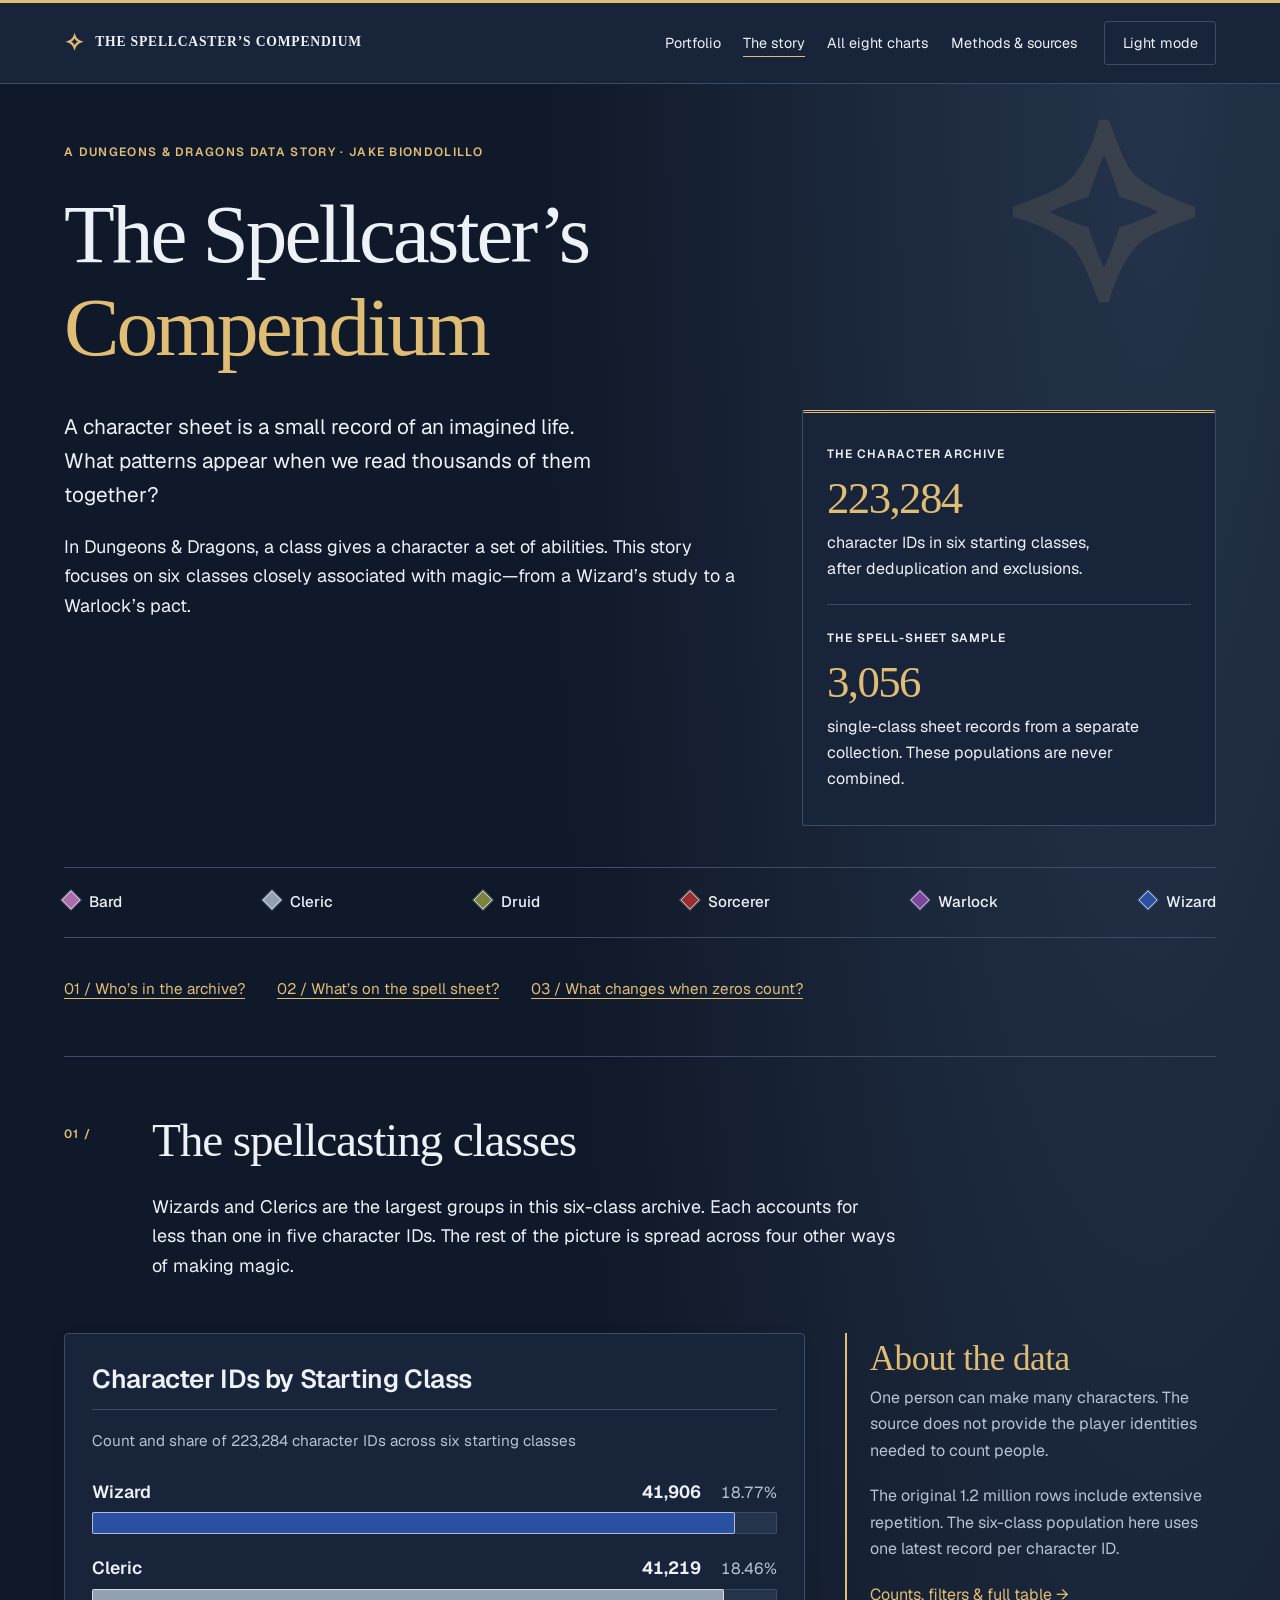
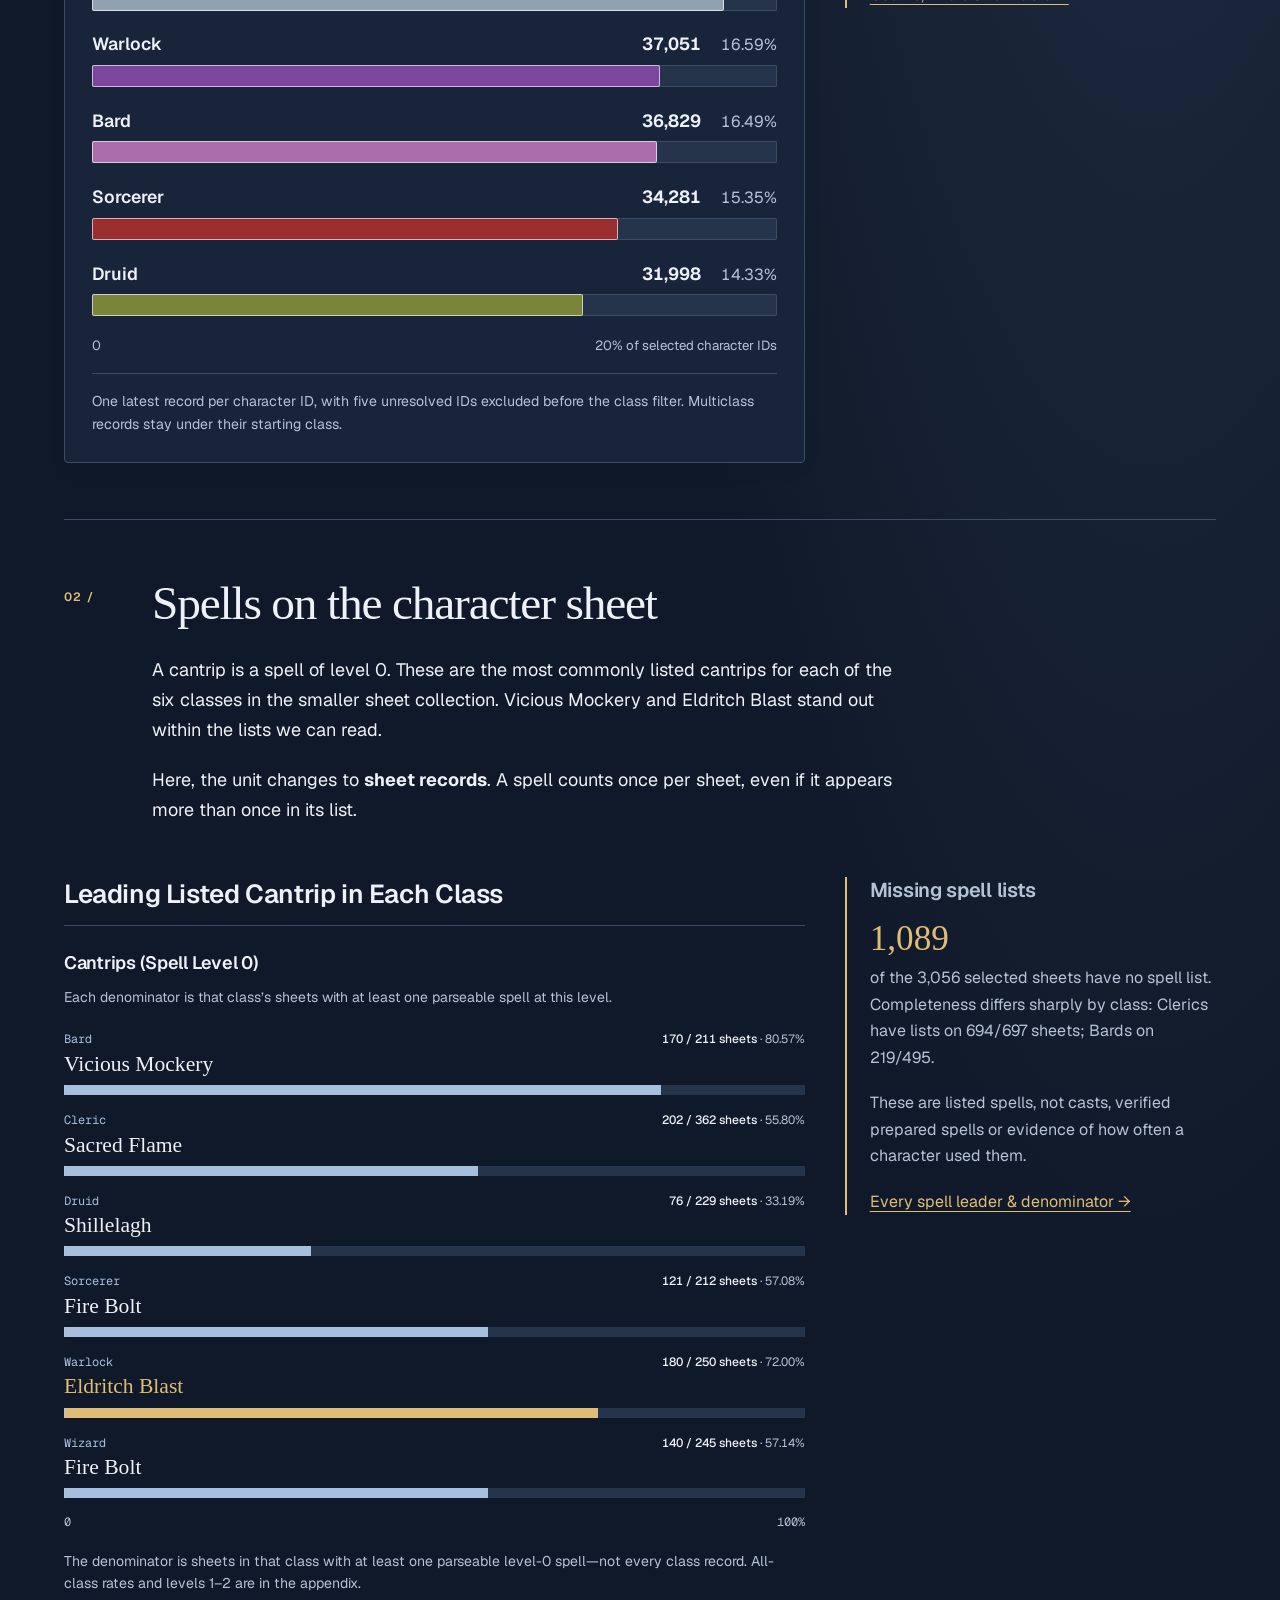
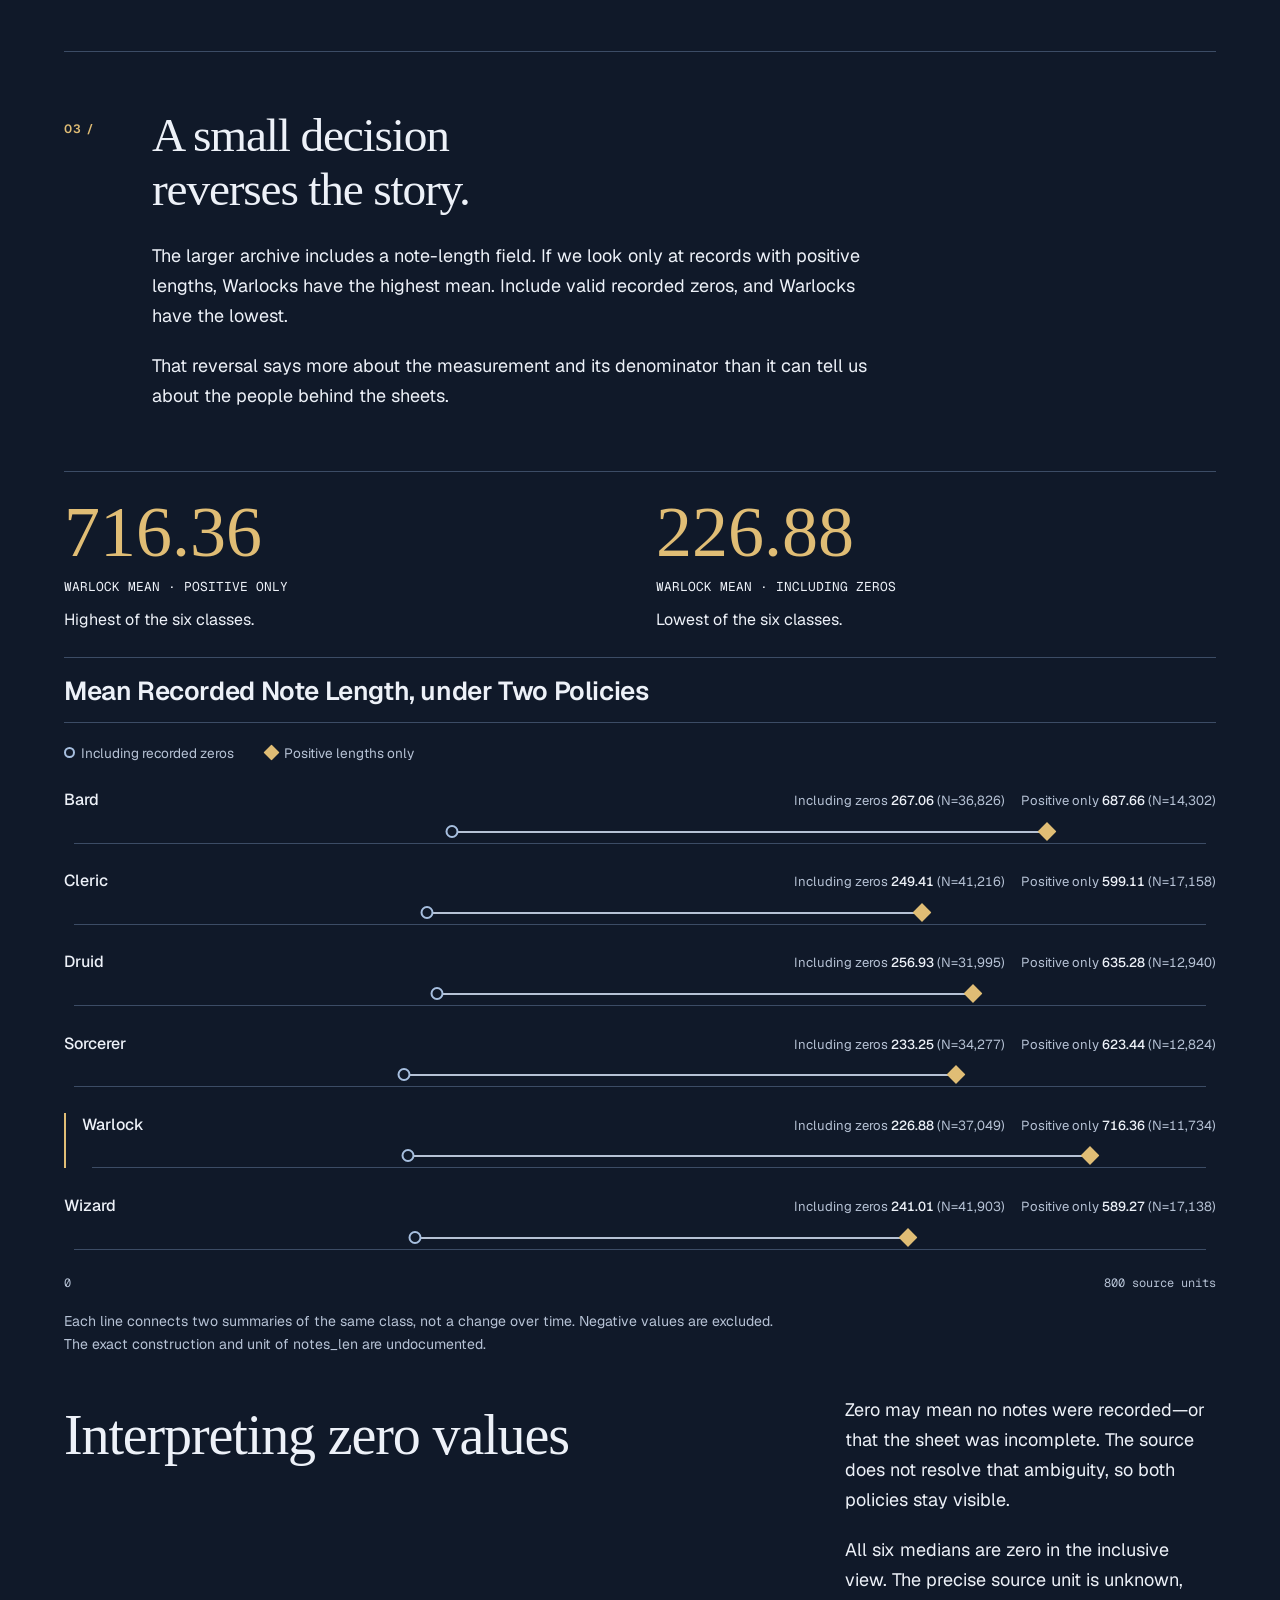
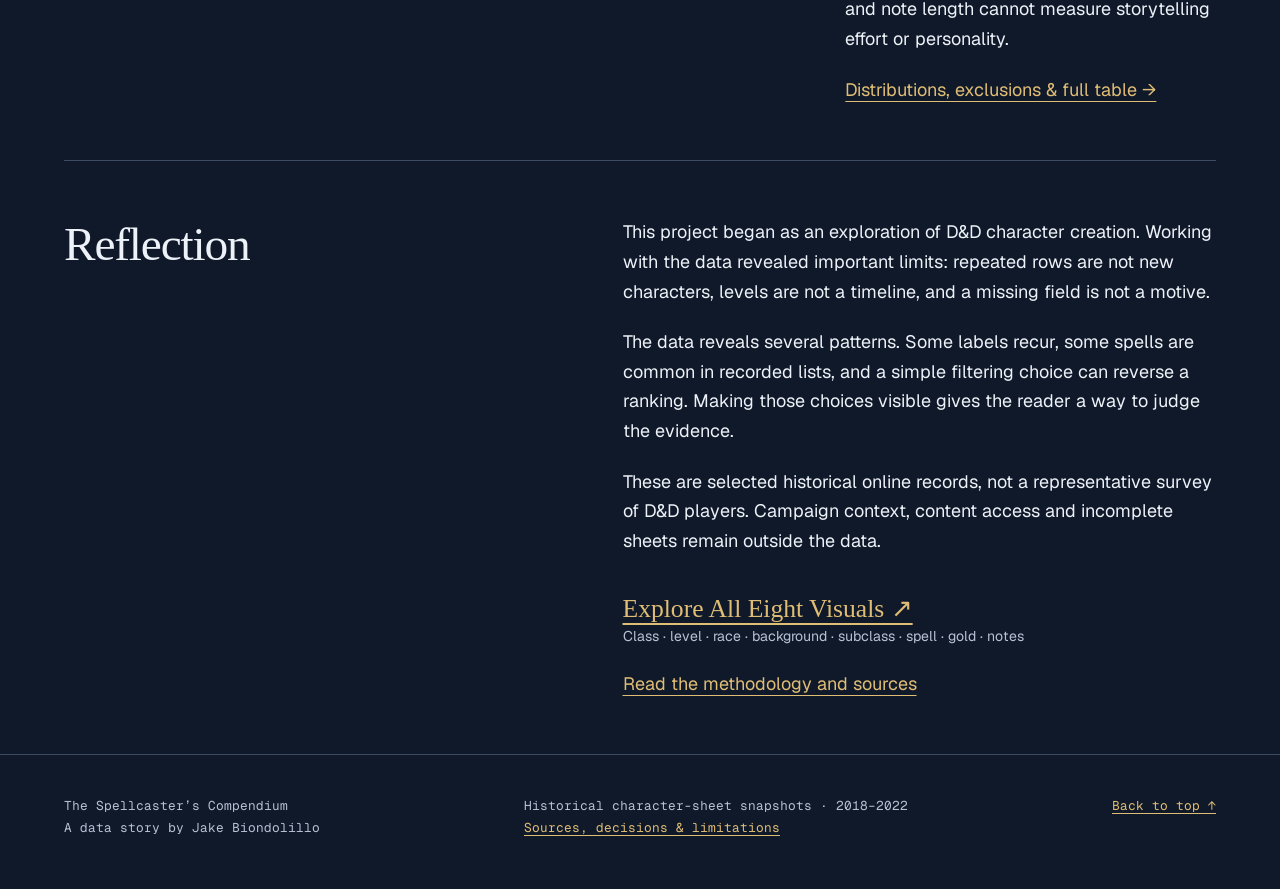
<file: projects/spellcasters-compendium/index.html>
<!doctype html>
<html lang="en" data-theme="dark"><head><meta charset="utf-8"><meta name="viewport" content="width=device-width,initial-scale=1"><meta name="color-scheme" content="light dark"><meta name="description" content="A careful, visual exploration of D&D character sheets: class composition, listed spells and how missing information changes the story."><title>The Spellcaster’s Compendium · The Spellcaster’s Compendium</title><link rel="stylesheet" href="styles.css?v=5be342b104c1"><script src="theme.js" defer></script><script src="subclasses.js" defer></script></head>
<body><a class="skip" href="#main">Skip to content</a><header class="topbar"><div class="wrap navrow"><a class="brand" href="index.html"><span aria-hidden="true">✧</span> THE SPELLCASTER’S COMPENDIUM</a><nav aria-label="Primary"><a href="../../index.html#work">Portfolio</a><a href="index.html" aria-current="page">The story</a><a href="appendix.html">All eight charts</a><a href="methods.html">Methods & sources</a></nav><button class="theme-toggle" type="button" data-theme-toggle hidden>Theme</button></div></header>
<main id="main" class="wrap"><section class="hero"><p class="kicker">A Dungeons &amp; Dragons data story · Jake Biondolillo</p><h1>The Spellcaster’s<br><em>Compendium</em></h1><div class="hero-grid"><div><p class="lede">A character sheet is a small record of an imagined life. What patterns appear when we read thousands of them together?</p><p class="prose">In Dungeons & Dragons, a class gives a character a set of abilities. This story focuses on six classes closely associated with magic—from a Wizard’s study to a Warlock’s pact.</p></div><aside class="scope" aria-label="Two separate source populations"><div><span class="tag">THE CHARACTER ARCHIVE</span><strong class="large">223,284</strong><p>character IDs in six starting classes,<br>after deduplication and exclusions.</p></div><div class="pair"><span class="tag">THE SPELL-SHEET SAMPLE</span><strong class="large">3,056</strong><p>single-class sheet records from a separate collection. These populations are never combined.</p></div></aside></div><div class="class-line" aria-label="Selected classes"><span style="--class-color:#AB6DAC">Bard</span><span style="--class-color:#91A1B2">Cleric</span><span style="--class-color:#7A853B">Druid</span><span style="--class-color:#992E2E">Sorcerer</span><span style="--class-color:#7B469B">Warlock</span><span style="--class-color:#2A50A1">Wizard</span></div><ol class="reading-path"><li><a href="#composition">01 / Who’s in the archive?</a></li><li><a href="#spells">02 / What’s on the spell sheet?</a></li><li><a href="#zeros">03 / What changes when zeros count?</a></li></ol></section><section id="composition" class="story-section"><div class="section-head"><span class="folio">01 /</span><div class="prose"><h2>The spellcasting classes</h2><p>Wizards and Clerics are the largest groups in this six-class archive. Each accounts for less than one in five character IDs. The rest of the picture is spread across four other ways of making magic.</p></div></div><div class="split"><figure id="class-totals" class="chart class-totals"><figcaption class="chart-title">Character IDs by Starting Class</figcaption><p class="chart-subtitle">Count and share of 223,284 character IDs across six starting classes</p><ul class="bars "><li class="bar-row " style="--class-color:#2A50A1" data-value="18.7680263700041"><div class="bar-heading"><span class="bar-label">Wizard</span><span class="bar-value"><strong>41,906</strong> <span>18.77%</span></span></div><div class="bar-track" aria-hidden="true"><span class="bar-fill" style="--width:93.8401318500%"></span></div></li><li class="bar-row " style="--class-color:#91A1B2" data-value="18.4603464645922"><div class="bar-heading"><span class="bar-label">Cleric</span><span class="bar-value"><strong>41,219</strong> <span>18.46%</span></span></div><div class="bar-track" aria-hidden="true"><span class="bar-fill" style="--width:92.3017323230%"></span></div></li><li class="bar-row " style="--class-color:#7B469B" data-value="16.5936654664015"><div class="bar-heading"><span class="bar-label">Warlock</span><span class="bar-value"><strong>37,051</strong> <span>16.59%</span></span></div><div class="bar-track" aria-hidden="true"><span class="bar-fill" style="--width:82.9683273320%"></span></div></li><li class="bar-row " style="--class-color:#AB6DAC" data-value="16.4942405188012"><div class="bar-heading"><span class="bar-label">Bard</span><span class="bar-value"><strong>36,829</strong> <span>16.49%</span></span></div><div class="bar-track" aria-hidden="true"><span class="bar-fill" style="--width:82.4712025940%"></span></div></li><li class="bar-row " style="--class-color:#992E2E" data-value="15.3530929220186"><div class="bar-heading"><span class="bar-label">Sorcerer</span><span class="bar-value"><strong>34,281</strong> <span>15.35%</span></span></div><div class="bar-track" aria-hidden="true"><span class="bar-fill" style="--width:76.7654646101%"></span></div></li><li class="bar-row " style="--class-color:#7A853B" data-value="14.3306282581824"><div class="bar-heading"><span class="bar-label">Druid</span><span class="bar-value"><strong>31,998</strong> <span>14.33%</span></span></div><div class="bar-track" aria-hidden="true"><span class="bar-fill" style="--width:71.6531412909%"></span></div></li></ul><div class="bar-scale" aria-hidden="true"><span>0</span><span>20% of selected character IDs</span></div><p class="chart-caption">One latest record per character ID, with five unresolved IDs excluded before the class filter. Multiclass records stay under their starting class.</p></figure><aside class="margin-note"><h3 class="big-note">About the data</h3><p>One person can make many characters. The source does not provide the player identities needed to count people.</p><p>The original 1.2 million rows include extensive repetition. The six-class population here uses one latest record per character ID.</p><a href="appendix.html#chart-1">Counts, filters & full table →</a></aside></div></section><section id="spells" class="story-section"><div class="section-head"><span class="folio">02 /</span><div class="prose"><h2>Spells on the character sheet</h2><p>A cantrip is a spell of level 0. These are the most commonly listed cantrips for each of the six classes in the smaller sheet collection. Vicious Mockery and Eldritch Blast stand out within the lists we can read.</p><p>Here, the unit changes to <strong>sheet records</strong>. A spell counts once per sheet, even if it appears more than once in its list.</p></div></div><div class="split"><figure class="chart"><figcaption class="chart-title">Leading Listed Cantrip in Each Class</figcaption><div class=""><section class="panel"><h3>Cantrips (Spell Level 0)</h3><p class="coverage">Each denominator is that class’s sheets with at least one parseable spell at this level.</p><ul class="bars spell-bars"><li class="bar-row " data-value="80.5687203791469"><div class="bar-heading"><span class="bar-label"><span class="spell-class">Bard</span><span class="spell-name">Vicious Mockery</span></span><span class="bar-value"><strong>170 / 211 sheets</strong> · 80.57%</span></div><div class="bar-track" aria-hidden="true"><span class="bar-fill" style="--width:80.5687203791%"></span></div></li><li class="bar-row " data-value="55.8011049723757"><div class="bar-heading"><span class="bar-label"><span class="spell-class">Cleric</span><span class="spell-name">Sacred Flame</span></span><span class="bar-value"><strong>202 / 362 sheets</strong> · 55.80%</span></div><div class="bar-track" aria-hidden="true"><span class="bar-fill" style="--width:55.8011049724%"></span></div></li><li class="bar-row " data-value="33.1877729257642"><div class="bar-heading"><span class="bar-label"><span class="spell-class">Druid</span><span class="spell-name">Shillelagh</span></span><span class="bar-value"><strong>76 / 229 sheets</strong> · 33.19%</span></div><div class="bar-track" aria-hidden="true"><span class="bar-fill" style="--width:33.1877729258%"></span></div></li><li class="bar-row " data-value="57.0754716981132"><div class="bar-heading"><span class="bar-label"><span class="spell-class">Sorcerer</span><span class="spell-name">Fire Bolt</span></span><span class="bar-value"><strong>121 / 212 sheets</strong> · 57.08%</span></div><div class="bar-track" aria-hidden="true"><span class="bar-fill" style="--width:57.0754716981%"></span></div></li><li class="bar-row highlight" data-value="72"><div class="bar-heading"><span class="bar-label"><span class="spell-class">Warlock</span><span class="spell-name">Eldritch Blast</span></span><span class="bar-value"><strong>180 / 250 sheets</strong> · 72.00%</span></div><div class="bar-track" aria-hidden="true"><span class="bar-fill" style="--width:72.0000000000%"></span></div></li><li class="bar-row " data-value="57.1428571428571"><div class="bar-heading"><span class="bar-label"><span class="spell-class">Wizard</span><span class="spell-name">Fire Bolt</span></span><span class="bar-value"><strong>140 / 245 sheets</strong> · 57.14%</span></div><div class="bar-track" aria-hidden="true"><span class="bar-fill" style="--width:57.1428571429%"></span></div></li></ul><div class="bar-scale" aria-hidden="true"><span>0</span><span>100%</span></div></section></div><p class="chart-caption">The denominator is sheets in that class with at least one parseable level-0 spell—not every class record. All-class rates and levels 1–2 are in the appendix.</p></figure><aside class="margin-note"><h3>Missing spell lists</h3><span class="big-note">1,089</span><p>of the 3,056 selected sheets have no spell list. Completeness differs sharply by class: Clerics have lists on 694/697 sheets; Bards on 219/495.</p><p>These are listed spells, not casts, verified prepared spells or evidence of how often a character used them.</p><a href="appendix.html#chart-6">Every spell leader & denominator →</a></aside></div></section><section id="zeros" class="story-section"><div class="section-head"><span class="folio">03 /</span><div class="prose"><h2>A small decision<br>reverses the story.</h2><p>The larger archive includes a note-length field. If we look only at records with positive lengths, Warlocks have the highest mean. Include valid recorded zeros, and Warlocks have the lowest.</p><p>That reversal says more about the measurement and its denominator than it can tell us about the people behind the sheets.</p></div></div><div class="reversal" aria-label="Warlock note-length reversal"><div><strong>716.36</strong><span>WARLOCK MEAN · POSITIVE ONLY</span><p>Highest of the six classes.</p></div><div><strong>226.88</strong><span>WARLOCK MEAN · INCLUDING ZEROS</span><p>Lowest of the six classes.</p></div></div><figure class="chart"><figcaption class="chart-title">Mean Recorded Note Length, under Two Policies</figcaption><div class="legend"><span><i class="circle" aria-hidden="true"></i>Including recorded zeros</span><span><i class="diamond" aria-hidden="true"></i>Positive lengths only</span></div><ul class="bars"><li class="dot-row " data-inclusive="267.062754575572" data-positive="687.655782408055"><div class="bar-heading"><span class="bar-label">Bard</span><span class="dot-values"><span>Including zeros <b>267.06</b> (N=36,826)</span><span>Positive only <b>687.66</b> (N=14,302)</span></span></div><div class="dot-plot" aria-hidden="true"><span class="dot-connector" style="--from:33.3828443219%;--length:52.5741284791%"></span><span class="dot" style="--position:33.3828443219%"></span><span class="dot positive" style="--position:85.9569728010%"></span></div></li><li class="dot-row " data-inclusive="249.406128687888" data-positive="599.10962816179"><div class="bar-heading"><span class="bar-label">Cleric</span><span class="dot-values"><span>Including zeros <b>249.41</b> (N=41,216)</span><span>Positive only <b>599.11</b> (N=17,158)</span></span></div><div class="dot-plot" aria-hidden="true"><span class="dot-connector" style="--from:31.1757660860%;--length:43.7129374342%"></span><span class="dot" style="--position:31.1757660860%"></span><span class="dot positive" style="--position:74.8887035202%"></span></div></li><li class="dot-row " data-inclusive="256.930645413346" data-positive="635.277897990726"><div class="bar-heading"><span class="bar-label">Druid</span><span class="dot-values"><span>Including zeros <b>256.93</b> (N=31,995)</span><span>Positive only <b>635.28</b> (N=12,940)</span></span></div><div class="dot-plot" aria-hidden="true"><span class="dot-connector" style="--from:32.1163306767%;--length:47.2934065722%"></span><span class="dot" style="--position:32.1163306767%"></span><span class="dot positive" style="--position:79.4097372488%"></span></div></li><li class="dot-row " data-inclusive="233.247250342795" data-positive="623.441671865253"><div class="bar-heading"><span class="bar-label">Sorcerer</span><span class="dot-values"><span>Including zeros <b>233.25</b> (N=34,277)</span><span>Positive only <b>623.44</b> (N=12,824)</span></span></div><div class="dot-plot" aria-hidden="true"><span class="dot-connector" style="--from:29.1559062928%;--length:48.7743026903%"></span><span class="dot" style="--position:29.1559062928%"></span><span class="dot positive" style="--position:77.9302089832%"></span></div></li><li class="dot-row highlight" data-inclusive="226.881076412319" data-positive="716.355633202659"><div class="bar-heading"><span class="bar-label">Warlock</span><span class="dot-values"><span>Including zeros <b>226.88</b> (N=37,049)</span><span>Positive only <b>716.36</b> (N=11,734)</span></span></div><div class="dot-plot" aria-hidden="true"><span class="dot-connector" style="--from:28.3601345515%;--length:61.1843195988%"></span><span class="dot" style="--position:28.3601345515%"></span><span class="dot positive" style="--position:89.5444541503%"></span></div></li><li class="dot-row " data-inclusive="241.007326444407" data-positive="589.271210176217"><div class="bar-heading"><span class="bar-label">Wizard</span><span class="dot-values"><span>Including zeros <b>241.01</b> (N=41,903)</span><span>Positive only <b>589.27</b> (N=17,138)</span></span></div><div class="dot-plot" aria-hidden="true"><span class="dot-connector" style="--from:30.1259158056%;--length:43.5329854665%"></span><span class="dot" style="--position:30.1259158056%"></span><span class="dot positive" style="--position:73.6589012720%"></span></div></li></ul><div class="bar-scale" aria-hidden="true"><span>0</span><span>800 source units</span></div><p class="chart-caption">Each line connects two summaries of the same class, not a change over time. Negative values are excluded. The exact construction and unit of notes_len are undocumented.</p></figure><div class="split" style="margin-top:2.5rem"><h3 class="pullquote">Interpreting zero values</h3><div class="prose"><p>Zero may mean no notes were recorded—or that the sheet was incomplete. The source does not resolve that ambiguity, so both policies stay visible.</p><p>All six medians are zero in the inclusive view. The precise source unit is unknown, and note length cannot measure storytelling effort or personality.</p><a href="appendix.html#chart-8">Distributions, exclusions & full table →</a></div></div></section><section class="story-section reflection" id="reflection"><div><h2>Reflection</h2></div><div class="prose"><p>This project began as an exploration of D&D character creation. Working with the data revealed important limits: repeated rows are not new characters, levels are not a timeline, and a missing field is not a motive.</p><p>The data reveals several patterns. Some labels recur, some spells are common in recorded lists, and a simple filtering choice can reverse a ranking. Making those choices visible gives the reader a way to judge the evidence.</p><p>These are selected historical online records, not a representative survey of D&D players. Campaign context, content access and incomplete sheets remain outside the data.</p><a class="end-link" href="appendix.html">Explore All Eight Visuals ↗</a><p class="chart-caption">Class · level · race · background · subclass · spell · gold · notes</p><a href="methods.html">Read the methodology and sources</a></div></section></main><footer class="footer"><div class="wrap footer-inner"><span>The Spellcaster’s Compendium<br>A data story by Jake Biondolillo</span><span>Historical character-sheet snapshots · 2018–2022<br><a href="methods.html">Sources, decisions & limitations</a></span><a href="#main">Back to top ↑</a></div></footer></body></html>
</file>
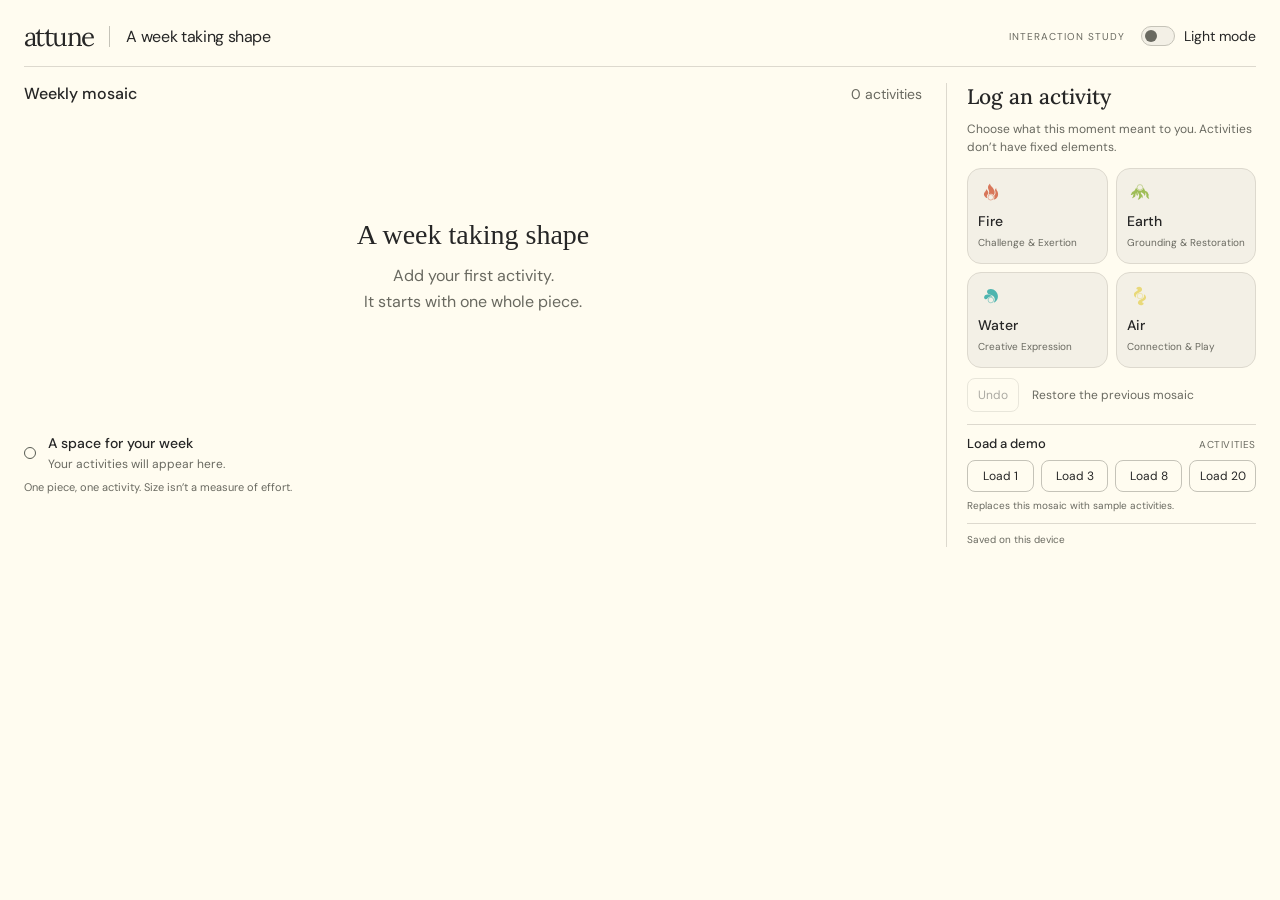
<file: projects/attune/mosaic/index.html>
<!doctype html>
<html lang="en">
<head>
  <meta charset="UTF-8">
  <meta name="viewport" content="width=device-width, initial-scale=1">
  <meta name="theme-color" content="#FFFCF0">
  <meta name="description" content="An experimental desktop playground for Attune's weekly activity mosaic.">
  <title>Attune — A week taking shape</title>
  <script>
    // Restore the saved paired palette before the first paint.
    try {
      if (JSON.parse(localStorage.getItem('attune.mosaic-appearance.v2'))?.darkMode === true) {
        document.documentElement.dataset.theme = 'dark';
        document.querySelector('meta[name="theme-color"]').content = '#262626';
      }
    } catch {}
  </script>
  <link rel="icon" type="image/svg+xml" href="data:image/svg+xml,%3Csvg xmlns='http://www.w3.org/2000/svg' viewBox='0 0 32 32'%3E%3Crect width='32' height='32' rx='6' fill='%23FFFCF0'/%3E%3Cpath d='M4 4H28L16 21Z' fill='%23749020'/%3E%3Cpath d='M4 4L16 21L4 28Z' fill='%23D91816'/%3E%3Cpath d='M28 4V28H4L16 21Z' fill='%230079C7'/%3E%3C/svg%3E">
  <link rel="preconnect" href="https://fonts.googleapis.com"><link rel="stylesheet" href="https://fonts.googleapis.com/css2?family=DM+Sans:wght@400;500;600&family=Lora:wght@500&display=swap"><link rel="stylesheet" href="styles.css">
</head>
<body>
  <main class="app">
    <header class="workspace-header"><div class="workspace-title"><span class="brand">attune</span><h1>A week taking shape</h1></div><div class="header-actions"><span class="prototype">INTERACTION STUDY</span><label class="theme-toggle"><input id="dark-mode" type="checkbox" role="switch" aria-label="Dark mode" aria-describedby="palette-name"><span class="switch-track" aria-hidden="true"></span><span id="palette-name">Light mode</span></label></div></header>
    <div class="workspace">
    <section class="canvas" aria-labelledby="week-title">
      <div class="mosaic-meta"><h2 id="week-title">Weekly mosaic</h2><span id="activity-count">0 activities</span></div>

      <div class="mosaic-stage">
      <div class="mosaic-frame">
        <svg id="mosaic" viewBox="0 0 400 400" role="group" aria-label="Weekly activity mosaic" aria-describedby="mosaic-hint"></svg>
        <div id="empty" class="empty"><h2>A week taking shape</h2><p>Add your first activity.<br>It starts with one whole piece.</p></div>
      </div>
      </div>
      <div class="detail" id="detail" aria-live="polite"><span class="detail-marker" aria-hidden="true"></span><div><p id="detail-name">A space for your week</p><p id="detail-reflection" hidden></p><p id="detail-element">Your activities will appear here.</p></div><button id="deselect" class="close-button" aria-label="Close activity details" hidden>Close</button></div>
      <p class="mosaic-hint" id="mosaic-hint">One piece, one activity. Size isn’t a measure of effort.</p>
    </section>
    <aside class="control-panel" aria-label="Mosaic controls">
    <section class="add-section" aria-labelledby="add-title">
      <div class="log-heading"><h2 id="add-title">Log an activity</h2><button id="cancel-log" type="button" class="close-button" hidden>Cancel</button></div>
      <form id="activity-form">
        <div id="choose-step"><p class="log-intro">Choose what this moment meant to you. Activities don’t have fixed elements.</p><div class="element-options">
<button type="button" class="element-card" data-element="fire"><svg xmlns="http://www.w3.org/2000/svg" width="26" height="26" aria-hidden="true" focusable="false" viewBox="0 0 512 512">


  <g fill="var(--fire)">
    <path d="M301.817,311.750 C279.894,288.984 244.725,284.991 216.462,302.060 C210.230,305.823 209.322,306.070 207.414,304.525 L205.789,303.210 L208.488,299.022 C216.720,286.250 219.902,275.605 219.882,260.906 C219.863,246.663 218.268,239.992 208.609,213.763 C201.748,195.132 198.595,183.343 197.396,171.846 C194.696,145.937 204.729,121.804 228.152,97.870 C235.971,89.880 237.682,90.270 238.483,100.226 C239.925,118.140 248.337,131.511 275.748,159.464 C286.216,170.138 296.678,181.536 299.719,185.577 C332.224,228.770 337.945,272.932 315.863,310.191 C310.011,320.065 309.842,320.084 301.817,311.750 Z"/>
    <path d="M308.349,405.469 C306.186,403.954 306.390,403.133 310.109,398.352 C324.027,380.463 327.967,354.405 319.331,337.363 C316.888,332.542 316.933,332.352 321.837,326.654 C345.657,298.977 350.496,274.337 339.603,236.180 C333.458,214.654 334.082,206.516 342.782,194.698 C345.911,190.448 353.908,183.763 355.863,183.763 C358.876,183.763 359.674,185.097 359.674,190.137 C359.674,197.206 361.532,206.074 364.475,213.048 C367.283,219.703 368.426,221.856 375.169,233.185 C393.338,263.709 399.118,289.458 394.220,318.048 C387.894,354.978 356.048,392.074 320.745,403.637 C312.042,406.487 310.193,406.761 308.349,405.469 Z"/>
    <path d="M168.603,373.507 C138.003,360.802 116.098,331.246 116.118,302.691 C116.130,286.484 121.359,273.609 134.455,257.543 C147.581,241.441 150.583,237.365 153.543,231.620 C157.360,224.214 159.529,217.360 160.142,210.764 C160.999,201.542 163.704,201.403 172.768,210.116 C190.771,227.423 202.102,249.122 203.021,268.048 C203.699,282.042 199.897,293.394 189.864,307.334 C180.909,319.775 178.296,324.846 176.061,334.120 C173.477,344.841 174.609,356.706 179.374,368.852 C180.603,371.985 180.606,372.252 179.441,374.030 C177.797,376.540 175.659,376.437 168.603,373.507 Z"/>
    <circle cx="250.858" cy="359.719" r="55" fill="none" stroke="var(--fire)" stroke-width="10"/>
  </g>
</svg>
<strong>Fire</strong><span>Challenge &amp; Exertion</span></button><button type="button" class="element-card" data-element="earth"><svg xmlns="http://www.w3.org/2000/svg" width="26" height="26" aria-hidden="true" focusable="false" viewBox="0 0 512 512">


  <g fill="var(--earth)">
    <path d="M213.734,406.151 C212.277,404.655 212.652,403.441 216.233,398.052 C225.126,384.669 234.550,362.446 237.750,347.312 C239.531,338.889 239.524,321.541 237.737,314.977 C235.039,305.067 233.289,301.194 225.714,288.363 C217.413,274.304 213.810,262.822 214.404,252.319 C214.750,246.195 214.294,246.188 211.856,252.283 C206.887,264.700 206.888,276.272 211.861,291.276 C216.510,305.302 215.628,313.461 208.168,325.430 C202.957,333.791 202.155,333.626 194.902,322.693 C183.275,305.169 179.995,295.443 180.716,280.629 C180.941,276.005 181.343,271.414 181.609,270.426 C182.345,267.690 177.277,274.846 174.230,280.845 C168.171,292.773 166.140,302.089 165.461,321.085 C164.889,337.063 164.469,338.625 159.171,344.490 C149.227,355.496 109.730,379.360 103.885,377.893 C101.107,377.196 101.073,374.895 103.781,370.791 C116.227,351.924 121.873,336.923 124.105,316.784 C125.068,308.105 126.966,298.508 128.522,294.452 C128.783,293.772 126.600,295.237 123.671,297.707 C108.988,310.091 99.095,314.426 85.291,314.523 C73.820,314.604 71.215,312.343 75.825,306.305 C79.799,301.101 83.873,294.083 89.893,282.071 C99.164,263.574 103.327,259.076 120.958,248.510 C148.461,232.027 161.056,216.765 174.338,183.827 C177.724,175.428 178.631,174.139 181.148,174.139 C183.844,174.139 184.340,174.840 187.019,182.440 C201.363,223.138 242.125,242.669 280.210,227.091 C298.526,219.599 314.568,202.848 323.758,181.618 C328.770,170.042 331.029,170.797 335.944,185.690 C346.202,216.776 358.488,234.017 376.669,242.841 C393.835,251.172 394.166,251.371 399.307,256.414 C404.438,261.447 409.176,269.300 413.182,279.412 C415.834,286.103 420.441,295.197 423.670,300.111 C428.885,308.049 428.914,308.306 425.859,320.165 C419.544,344.684 422.424,363.108 435.211,379.993 C441.486,388.279 438.102,391.150 426.831,387.103 C399.705,377.362 378.824,353.561 378.824,332.383 C378.824,329.871 379.498,323.552 380.323,318.342 C382.946,301.754 381.098,293.789 371.865,281.880 C367.832,276.679 351.812,263.704 353.824,267.268 C354.023,267.622 355.521,270.222 357.152,273.045 C367.484,290.936 365.807,308.529 352.007,327.013 C348.300,331.979 343.615,332.243 343.615,327.487 C343.615,321.144 336.701,302.644 331.442,294.912 C324.089,284.104 317.281,278.909 297.340,268.891 C290.266,265.338 282.605,261.158 280.316,259.603 C275.799,256.536 275.786,256.540 274.262,261.599 C269.380,277.798 274.652,292.429 289.916,305.042 C304.029,316.703 309.256,327.321 309.311,344.438 C309.343,354.160 308.171,359.323 304.094,367.433 C297.571,380.404 294.306,380.708 291.569,368.597 C290.209,362.576 286.552,354.852 282.399,349.226 L279.303,345.031 L278.841,351.741 C277.486,371.399 264.804,388.206 243.375,398.744 C231.456,404.605 215.992,408.470 213.734,406.151 Z"/>
    <circle cx="255.523" cy="165.167" r="55" fill="none" stroke="var(--earth)" stroke-width="10"/>
  </g>
</svg>
<strong>Earth</strong><span>Grounding &amp; Restoration</span></button><button type="button" class="element-card" data-element="water"><svg xmlns="http://www.w3.org/2000/svg" width="26" height="26" aria-hidden="true" focusable="false" viewBox="0 0 512 512">


  <g fill="var(--water)">
    <path d="M310.533,385.200 C309.385,384.053 310.300,381.470 313.228,377.584 C332.653,351.813 335.629,315.473 320.753,285.679 C306.049,256.229 281.574,238.555 243.957,230.223 C212.971,223.359 199.600,216.450 188.558,201.598 C169.624,176.130 176.471,144.815 204.463,128.855 C247.896,104.089 305.289,116.741 349.012,160.719 C407.250,219.297 406.461,312.256 347.273,365.504 C334.341,377.139 313.593,388.261 310.533,385.200 Z"/>
    <path d="M145.329,319.386 C121.883,314.054 112.384,285.252 126.291,261.660 C135.148,246.635 158.284,232.165 179.188,228.576 C210.627,223.179 249.230,236.842 275.854,262.791 C283.512,270.254 283.069,272.985 274.741,269.652 C261.997,264.550 242.446,264.234 228.156,268.899 C213.249,273.765 204.242,280.668 192.997,295.844 C178.297,315.684 162.770,323.352 145.329,319.386 Z"/>
    <circle cx="253.503" cy="335.652" r="55" fill="none" stroke="var(--water)" stroke-width="10"/>
  </g>
</svg>
<strong>Water</strong><span>Creative Expression</span></button><button type="button" class="element-card" data-element="air"><svg xmlns="http://www.w3.org/2000/svg" width="26" height="26" aria-hidden="true" focusable="false" viewBox="0 0 512 512">


  <g fill="var(--air)">
    <path d="M172.485,284.278 C151.688,273.161 136.813,248.194 136.860,224.485 C136.909,200.419 150.640,182.709 185.801,161.363 C207.663,148.091 212.556,144.252 215.065,138.404 C217.424,132.904 215.138,128.199 209.651,127.259 C197.322,125.148 192.952,123.312 189.081,118.615 C180.527,108.237 185.776,92.780 201.285,82.682 C227.034,65.917 264.102,70.045 284.115,91.905 C304.419,114.084 300.595,144.223 274.591,166.968 C264.935,175.414 257.337,179.988 233.187,191.895 C220.755,198.024 207.707,204.964 204.190,207.316 C178.772,224.318 168.109,252.856 178.058,277.257 C180.256,282.647 180.290,283.099 178.616,284.614 C176.923,286.146 175.870,286.088 172.485,284.278 Z"/>
    <path d="M339.515,227.722 C360.312,238.839 375.187,263.806 375.140,287.515 C375.091,311.581 361.360,329.291 326.199,350.637 C304.337,363.909 299.444,367.748 296.935,373.596 C294.576,379.096 296.862,383.801 302.349,384.741 C314.678,386.852 319.048,388.688 322.919,393.385 C331.473,403.763 326.224,419.220 310.715,429.318 C284.966,446.083 247.898,441.955 227.885,420.095 C207.581,397.916 211.405,367.777 237.409,345.032 C247.065,336.586 254.663,332.012 278.813,320.105 C291.245,313.976 304.293,307.036 307.810,304.684 C333.228,287.682 343.891,259.144 333.942,234.743 C331.744,229.353 331.710,228.901 333.384,227.386 C335.077,225.854 336.130,225.912 339.515,227.722 Z"/>
    <circle cx="256.000" cy="256.000" r="55" fill="none" stroke="var(--air)" stroke-width="10"/>
  </g>
</svg>
<strong>Air</strong><span>Connection &amp; Play</span></button></div></div>
        <div id="details-step" hidden>
          <div class="chosen-element"><span id="chosen-label"></span><button id="change-element" type="button" class="text-button">Change</button></div>
          <label class="date-label" for="activity-date">When</label><input id="activity-date" type="datetime-local" required>
          <label for="activity-name">What did you do?</label><input id="activity-name" name="name" placeholder="e.g. A walk in the park" maxlength="100" autocomplete="off">
          <details class="reflection"><summary>Add reflection <span>(optional)</span></summary><textarea id="activity-reflection" aria-label="Reflection" maxlength="500" placeholder="What would you like to remember?" rows="2"></textarea></details>
          <button class="add-button" type="submit">Save activity</button>
        </div>
      </form>
      <div id="discard-prompt" role="group" aria-label="Discard this draft?" hidden><p>Discard this unfinished activity?</p><button id="keep-draft" type="button" class="quiet-button">Keep editing</button><button id="discard-draft" type="button" class="quiet-button">Discard</button></div>
    </section>
    <div class="undo-row"><button id="undo" class="quiet-button" type="button" disabled>Undo</button><span>Restore the previous mosaic</span></div>
    <section class="demo-section" aria-labelledby="demo-title"><div class="demo-heading"><h2 id="demo-title">Load a demo</h2><span>ACTIVITIES</span></div><div class="demo-buttons"><button data-demo="1">Load 1</button><button data-demo="3">Load 3</button><button data-demo="8">Load 8</button><button data-demo="20">Load 20</button></div><p>Replaces this mosaic with sample activities.</p></section>


    <footer><span id="save-status">Saved on this device</span></footer>
    <p id="announcement" class="sr-only" role="status"></p><p id="error" role="alert" hidden></p>
    </aside>
    </div>
  </main>
  <script type="module" src="app.js"></script>
</body>
</html>
</file>
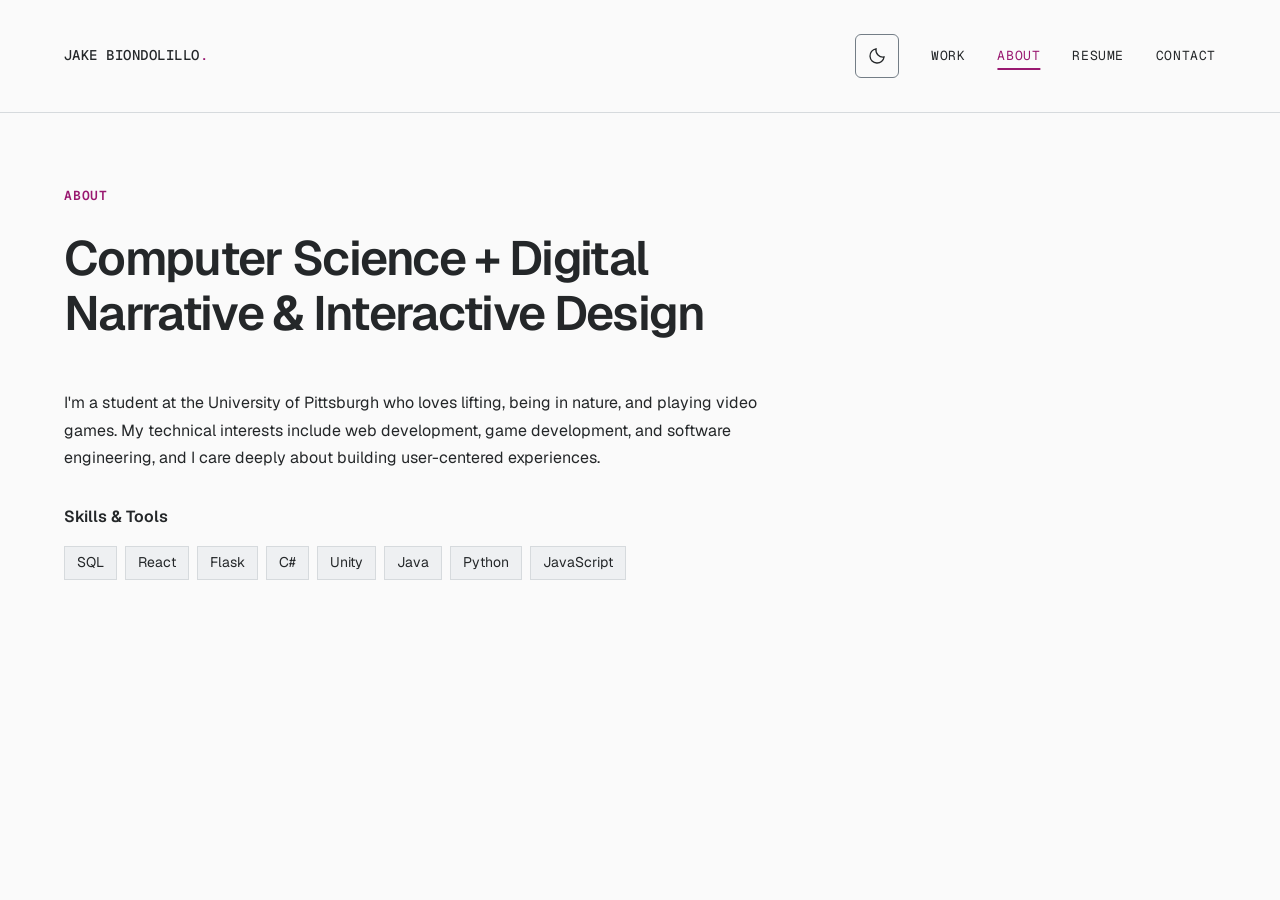
<file: about.html>
<!doctype html>
<html lang="en">
  <head>
    <meta charset="utf-8" />
    <meta name="viewport" content="width=device-width, initial-scale=1" />
    <meta name="description" content="Jake Biondolillo — Computer Science, Digital Narrative & Interactive Design. Projects and contact information." />
    <title>About — Jake Biondolillo</title>
    <meta name="color-scheme" content="light dark" />
    <script src="theme.js"></script>
    <link rel="preload" href="assets/fonts/Newsreader.woff2" as="font" type="font/woff2" crossorigin />
    <link rel="preload" href="assets/fonts/Geist.woff2" as="font" type="font/woff2" crossorigin />
    <link rel="preload" href="assets/fonts/GeistMono.woff2" as="font" type="font/woff2" crossorigin />
    <link rel="stylesheet" href="styles.css" />
    <script src="navigation.js" defer></script>
  </head>
  <body>
    <a class="skip-link" href="#main">Skip to content</a>
    <header class="site-header">
      <div class="page-width header-inner">
        <a class="site-name" href="./">Jake Biondolillo<span aria-hidden="true">.</span></a>
        <div class="header-controls">
          <button class="theme-toggle" type="button" aria-label="Dark theme" aria-pressed="false" title="Dark theme" hidden>
            <svg viewBox="0 0 24 24" width="20" height="20" fill="none" stroke="currentColor" stroke-width="1.6" aria-hidden="true" focusable="false"><path d="M20.5 13.2A8.5 8.5 0 0 1 10.8 3.5a8.5 8.5 0 1 0 9.7 9.7Z" /></svg>
          </button>
        <button class="menu-toggle" type="button" aria-expanded="false" aria-controls="primary-navigation" hidden>
          <span data-menu-label>Menu</span><span class="menu-symbol" aria-hidden="true">+</span>
        </button>
        </div>
        <nav id="primary-navigation" class="site-nav" aria-label="Main navigation">
          <a href="./">Work</a>
          <a href="about.html" aria-current="page">About</a>
          <!-- Public product design résumé, with the phone number removed. -->
          <a href="/assets/resume/Jake_Biondolillo_PD_Public.pdf" data-resume-link target="_blank" rel="noopener noreferrer">Resume</a>
          <a href="./#contact">Contact</a>
        </nav>
      </div>
    </header>
    <main id="main" class="page-width page" tabindex="-1">
      <section id="about" class="section" aria-labelledby="about-title" tabindex="-1">
        <div class="section-heading">
          <p class="eyebrow">About</p>
          <h1 id="about-title" class="about-title">Computer Science + Digital Narrative &amp; Interactive Design</h1>
        </div>
        <p class="bio">
          I'm a student at the University of Pittsburgh who loves lifting, being in nature, and playing video games. My technical
          interests include web development, game development, and software engineering, and I care deeply about building
          user-centered experiences.
        </p>
        <h2 class="small-heading">Skills &amp; Tools</h2>
        <div class="skill-list">
          <span>SQL</span>
          <span>React</span>
          <span>Flask</span>
          <span>C#</span>
          <span>Unity</span>
          <span>Java</span>
          <span>Python</span>
          <span>JavaScript</span>
        </div>
      </section>
    </main>
  </body>
</html>
</file>
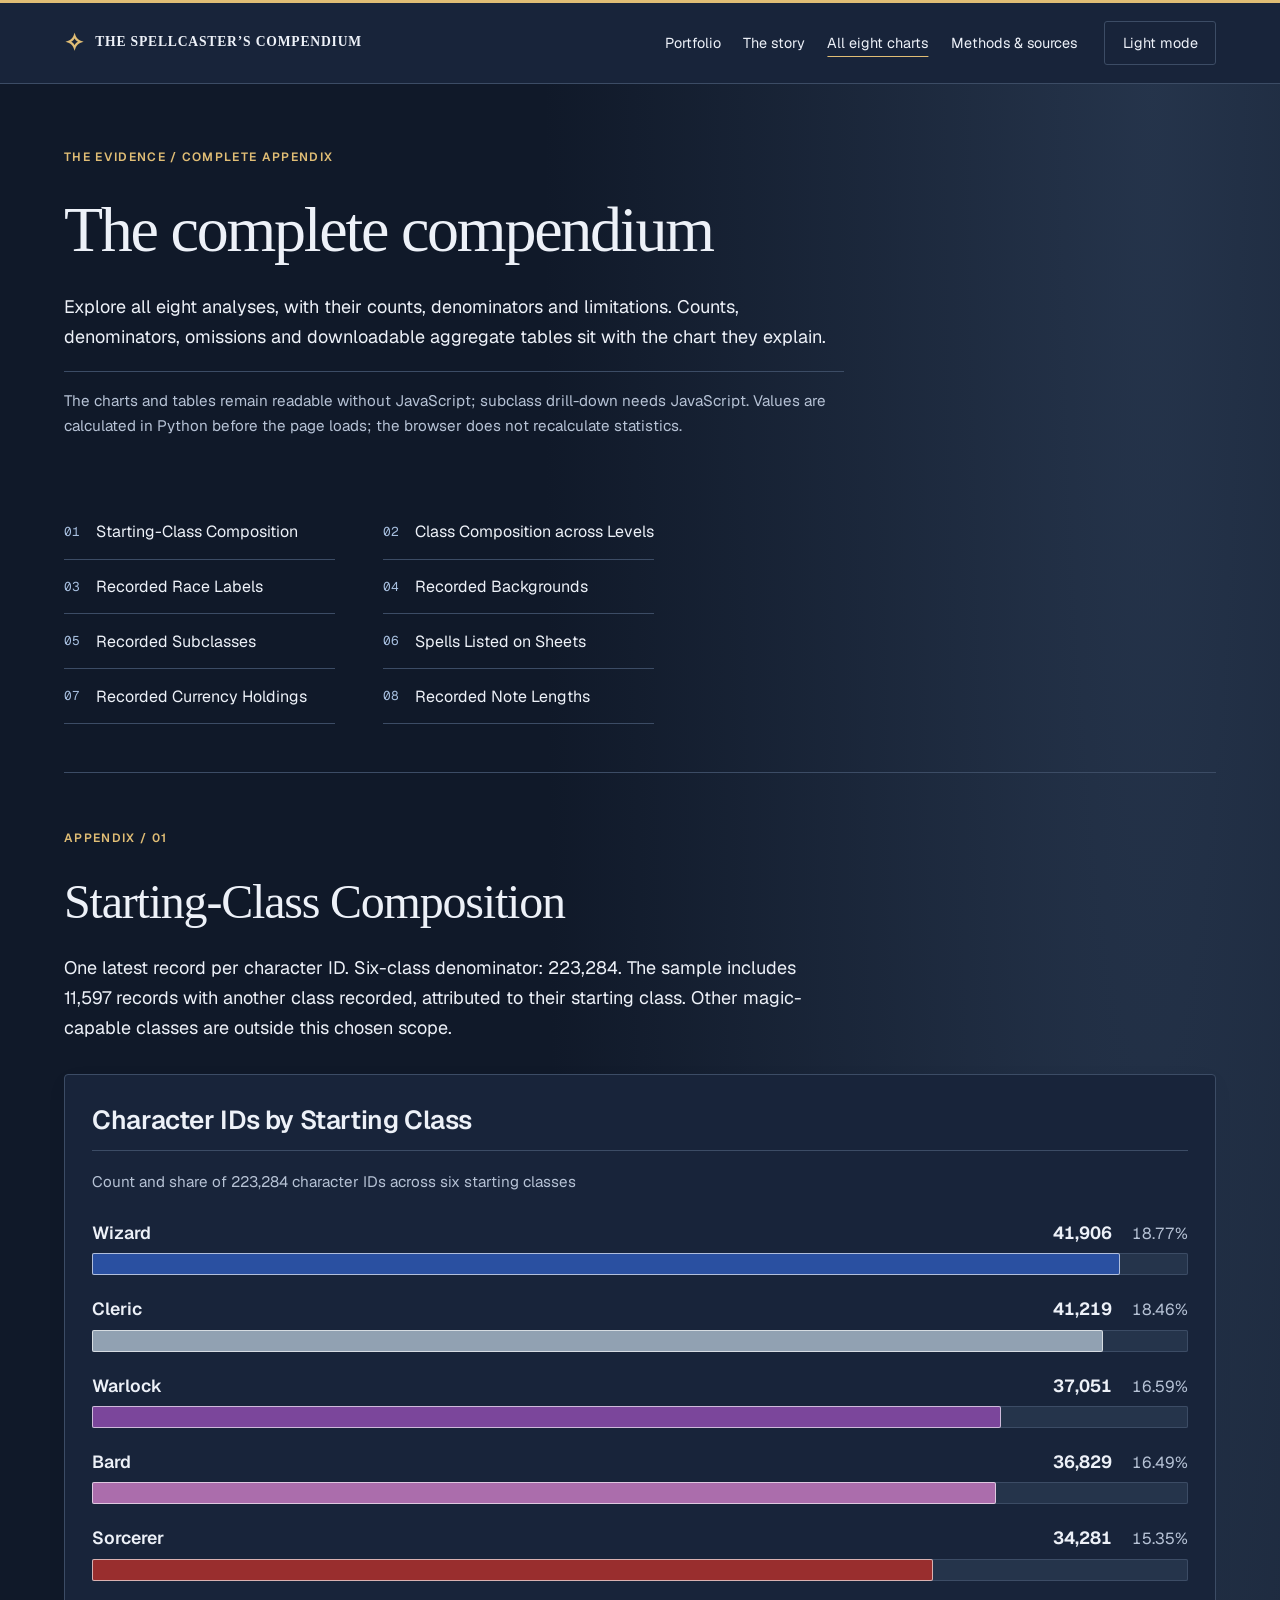
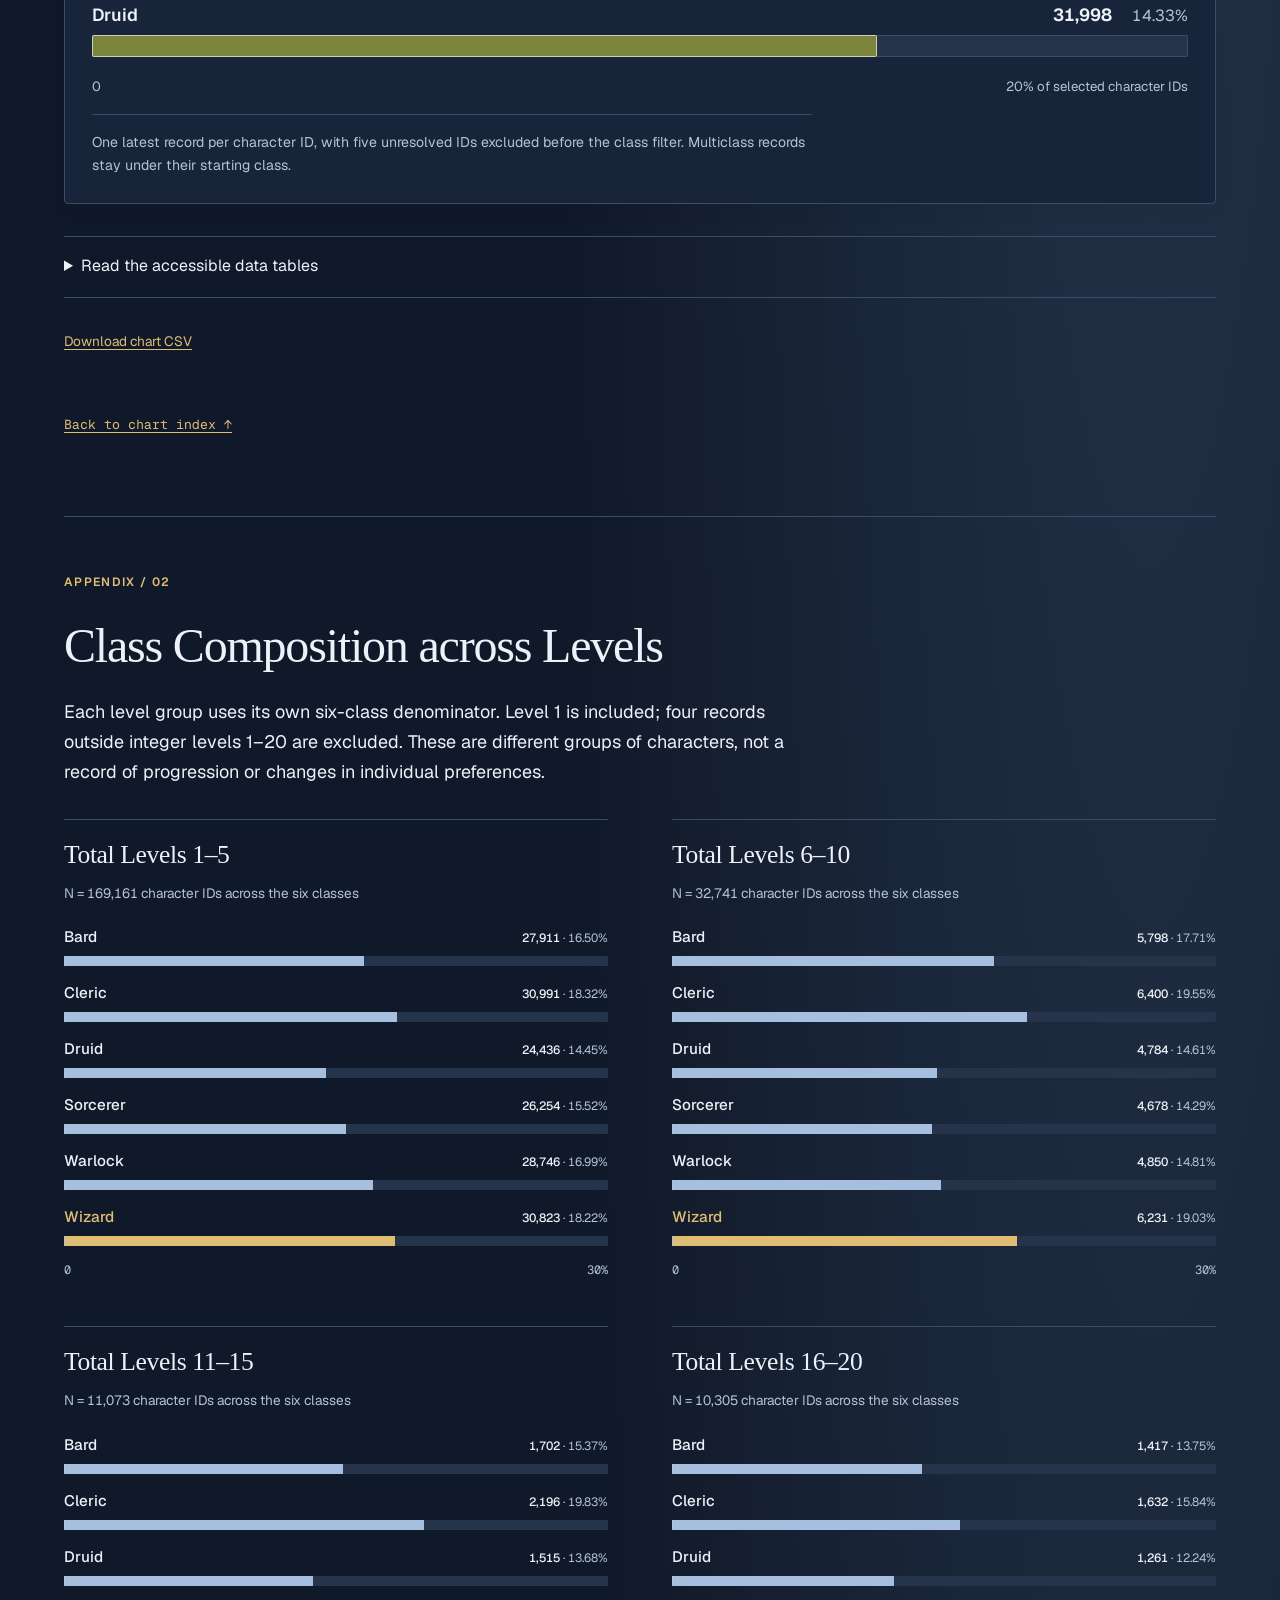
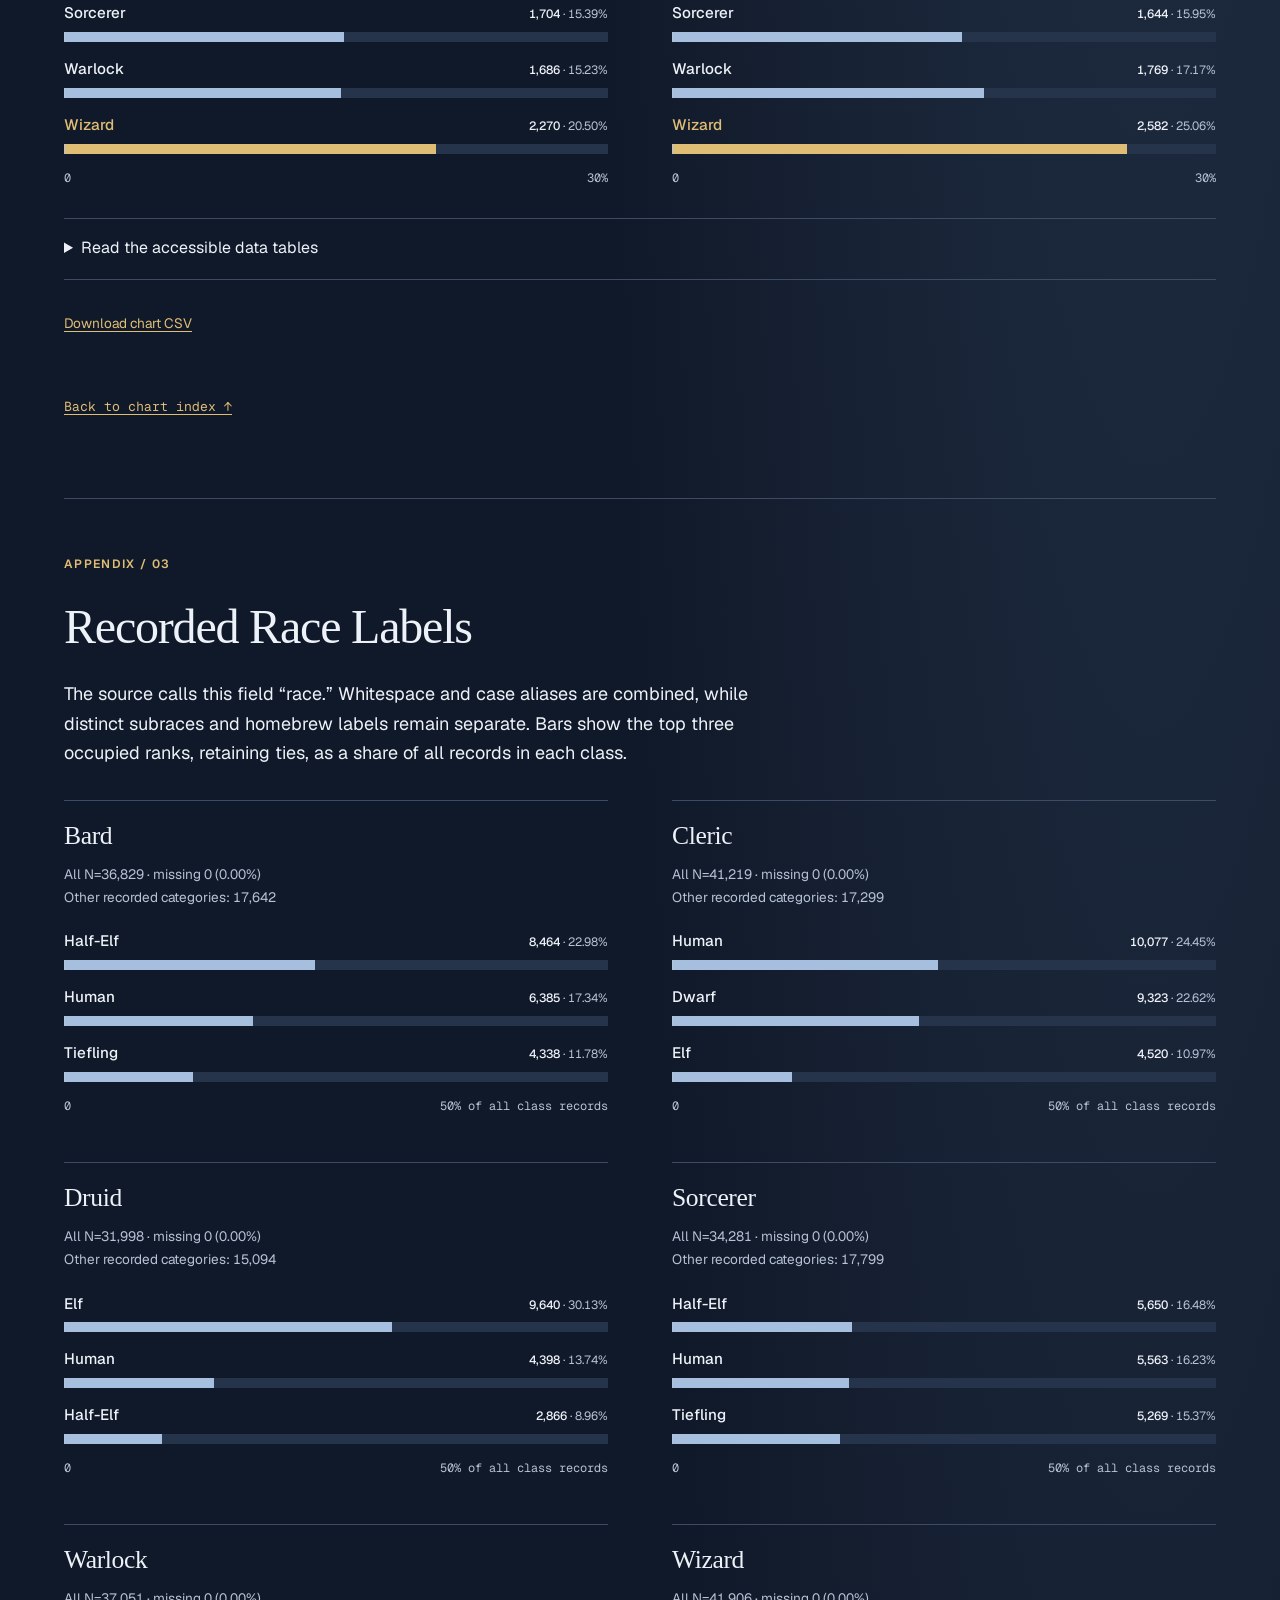
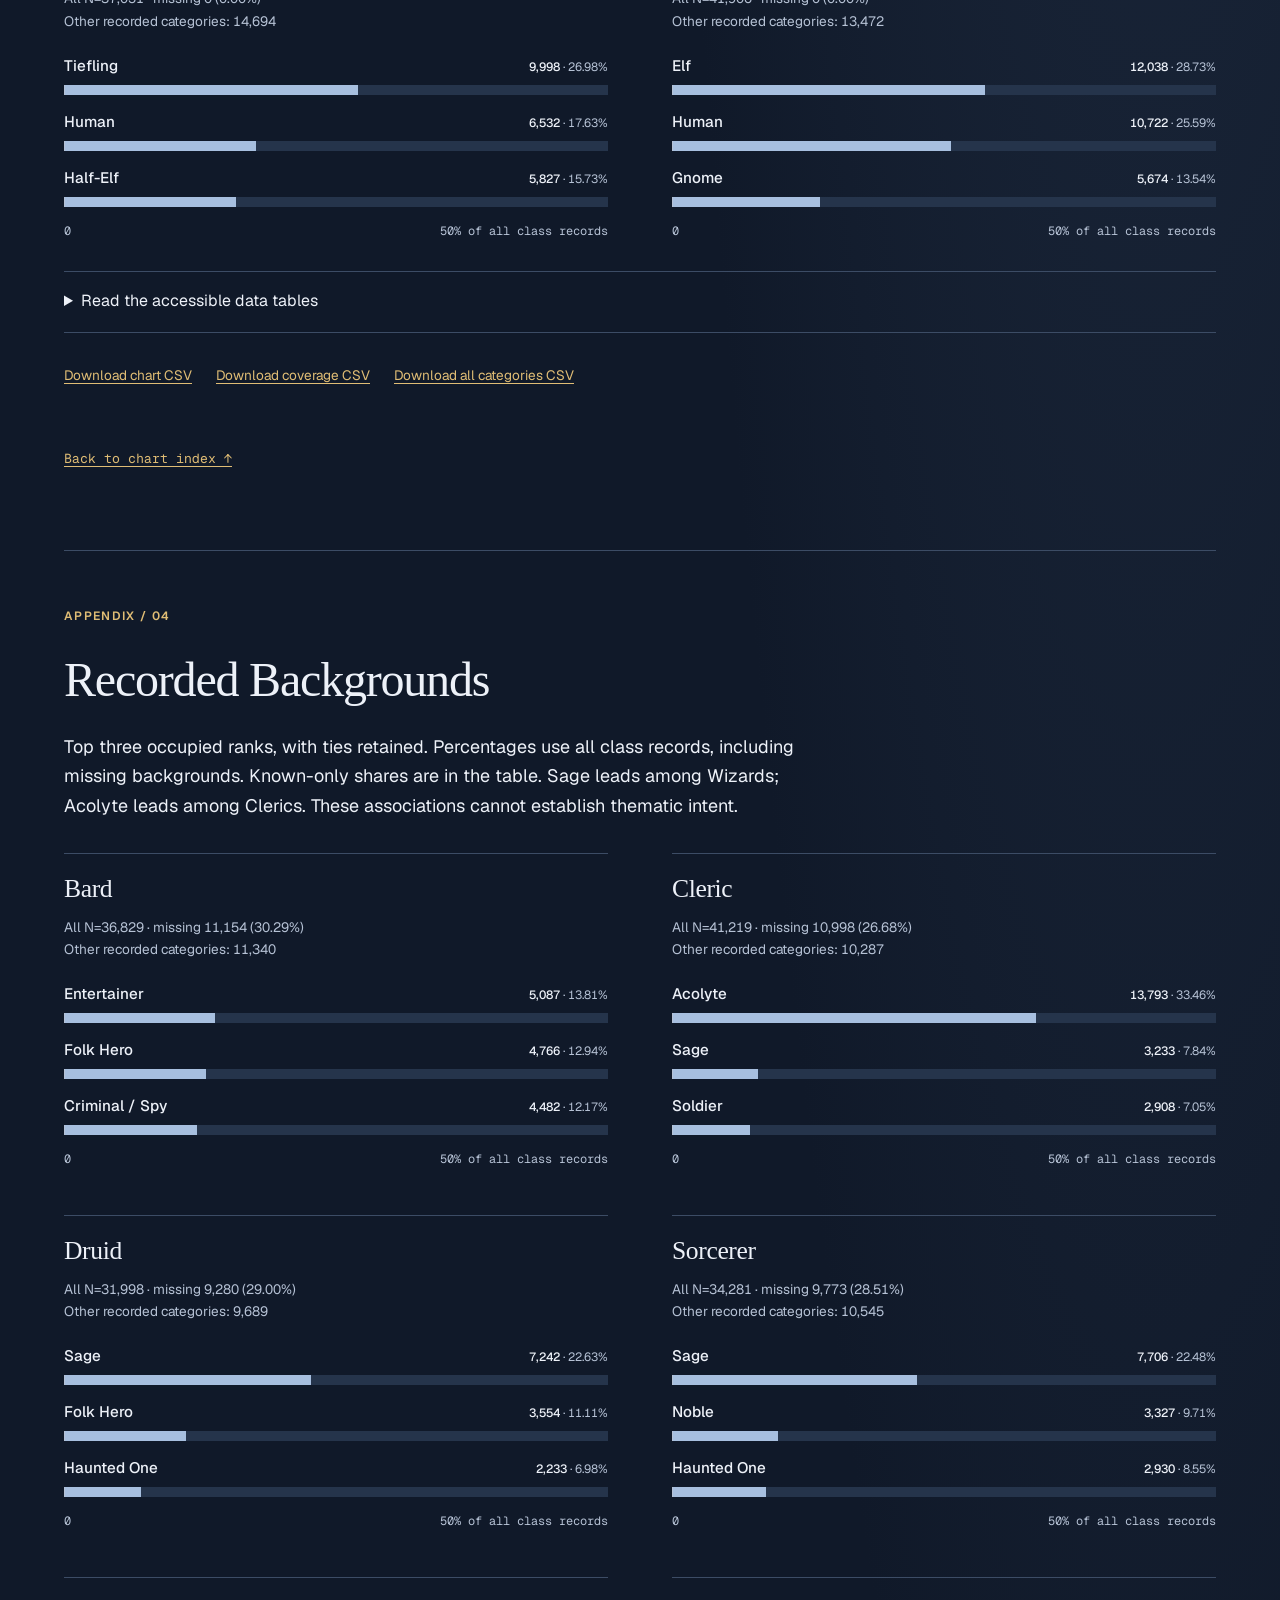
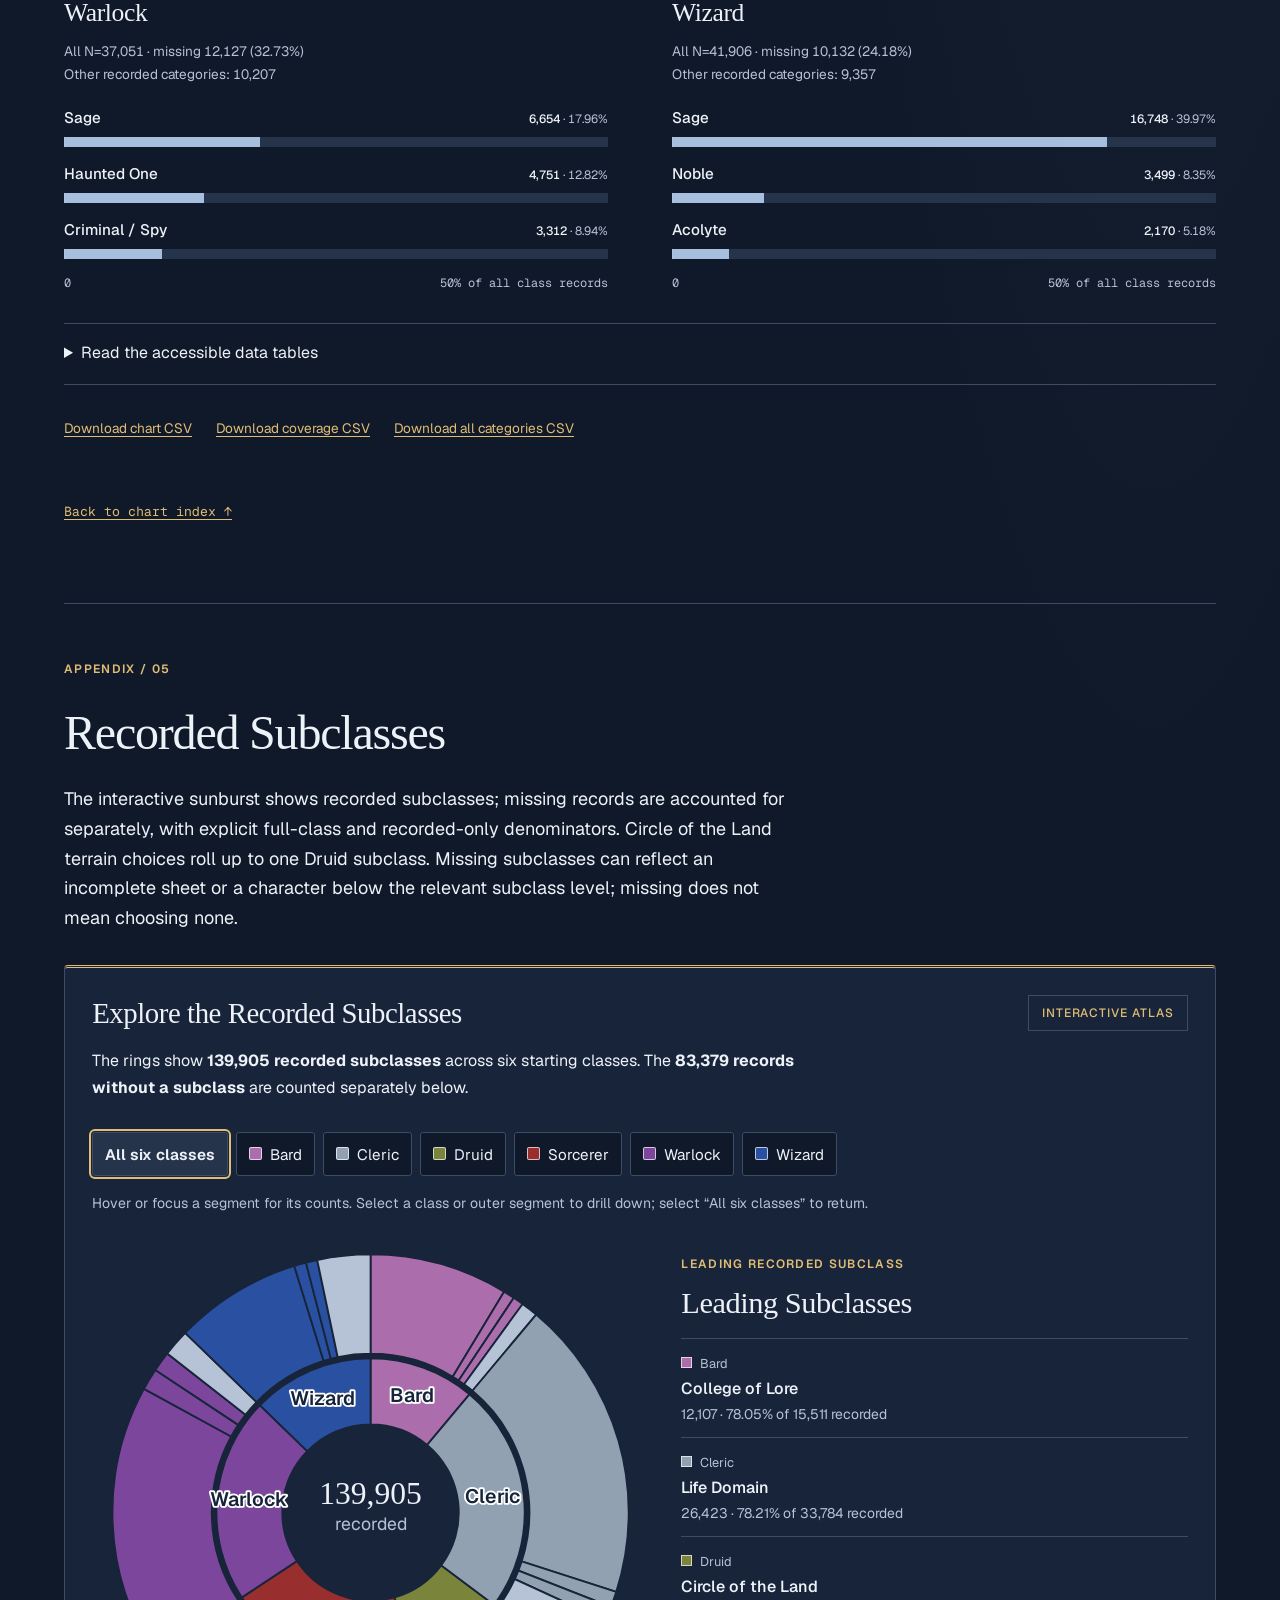
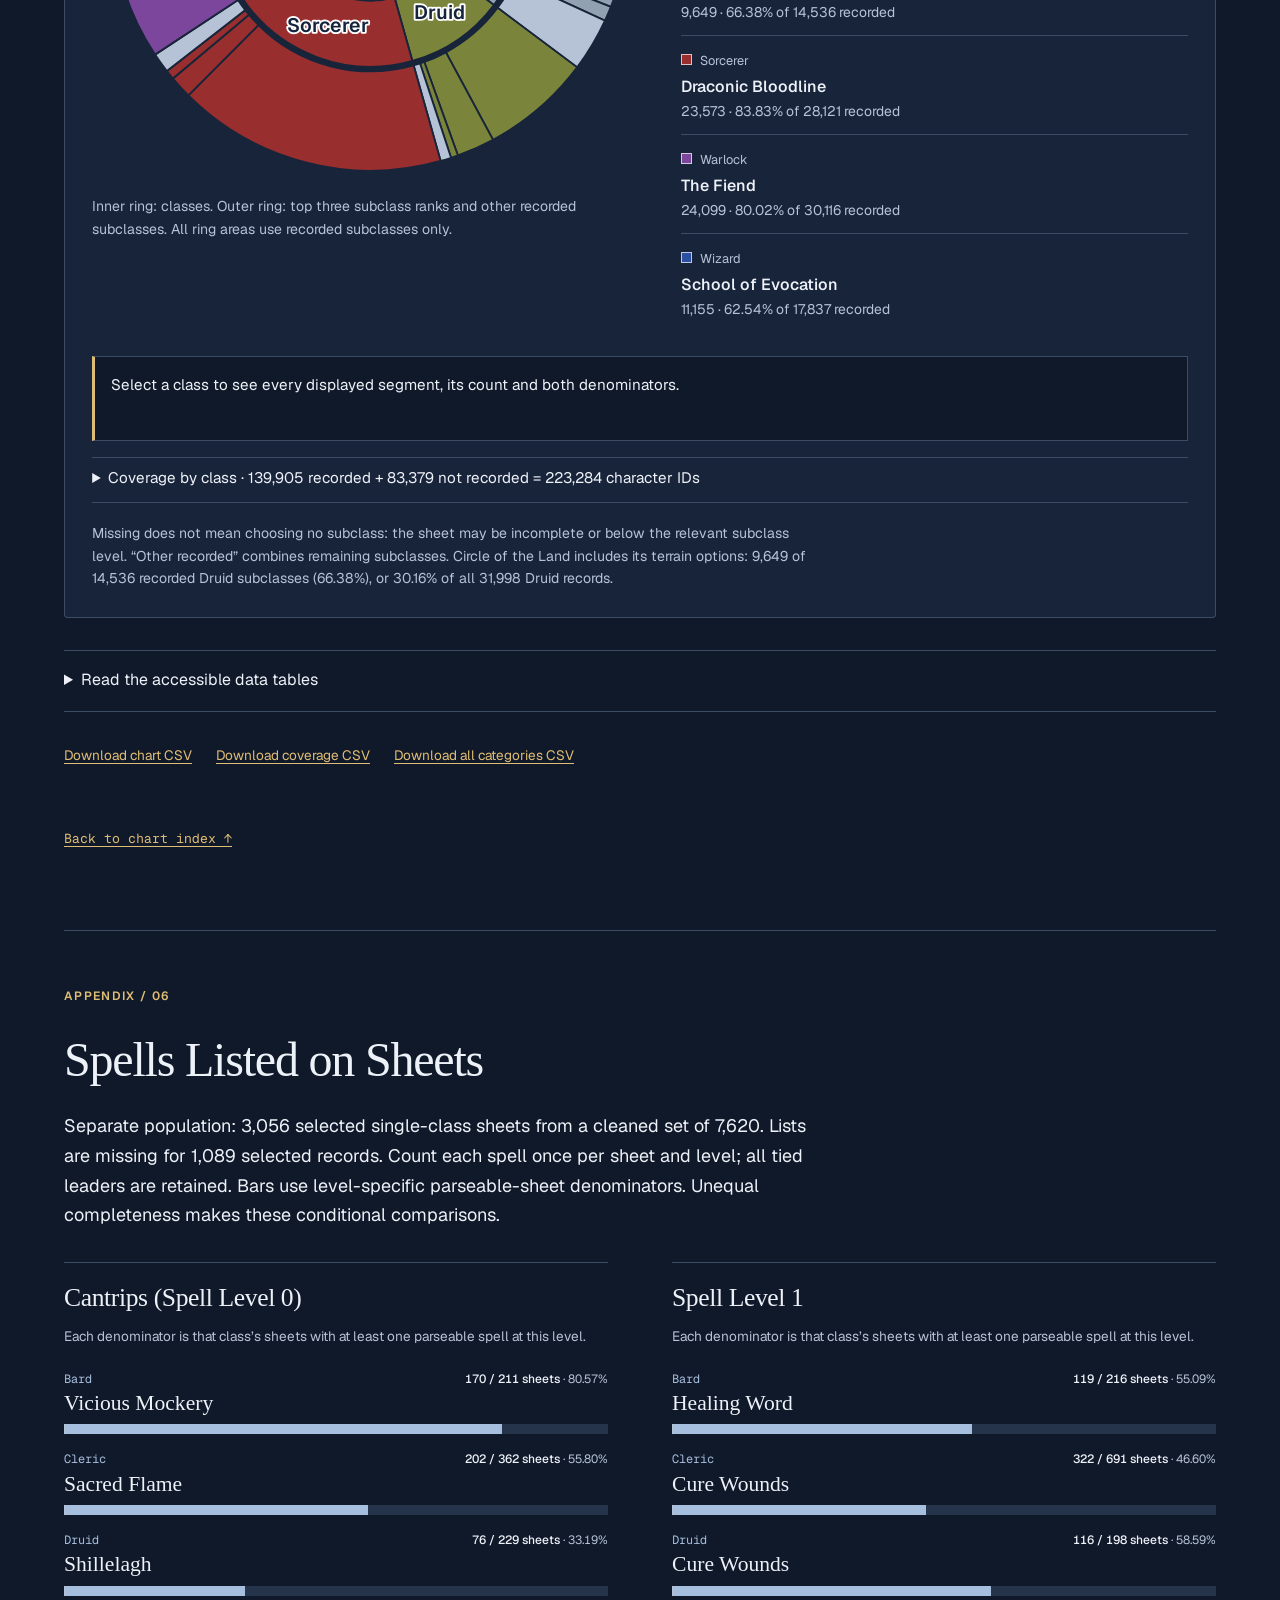
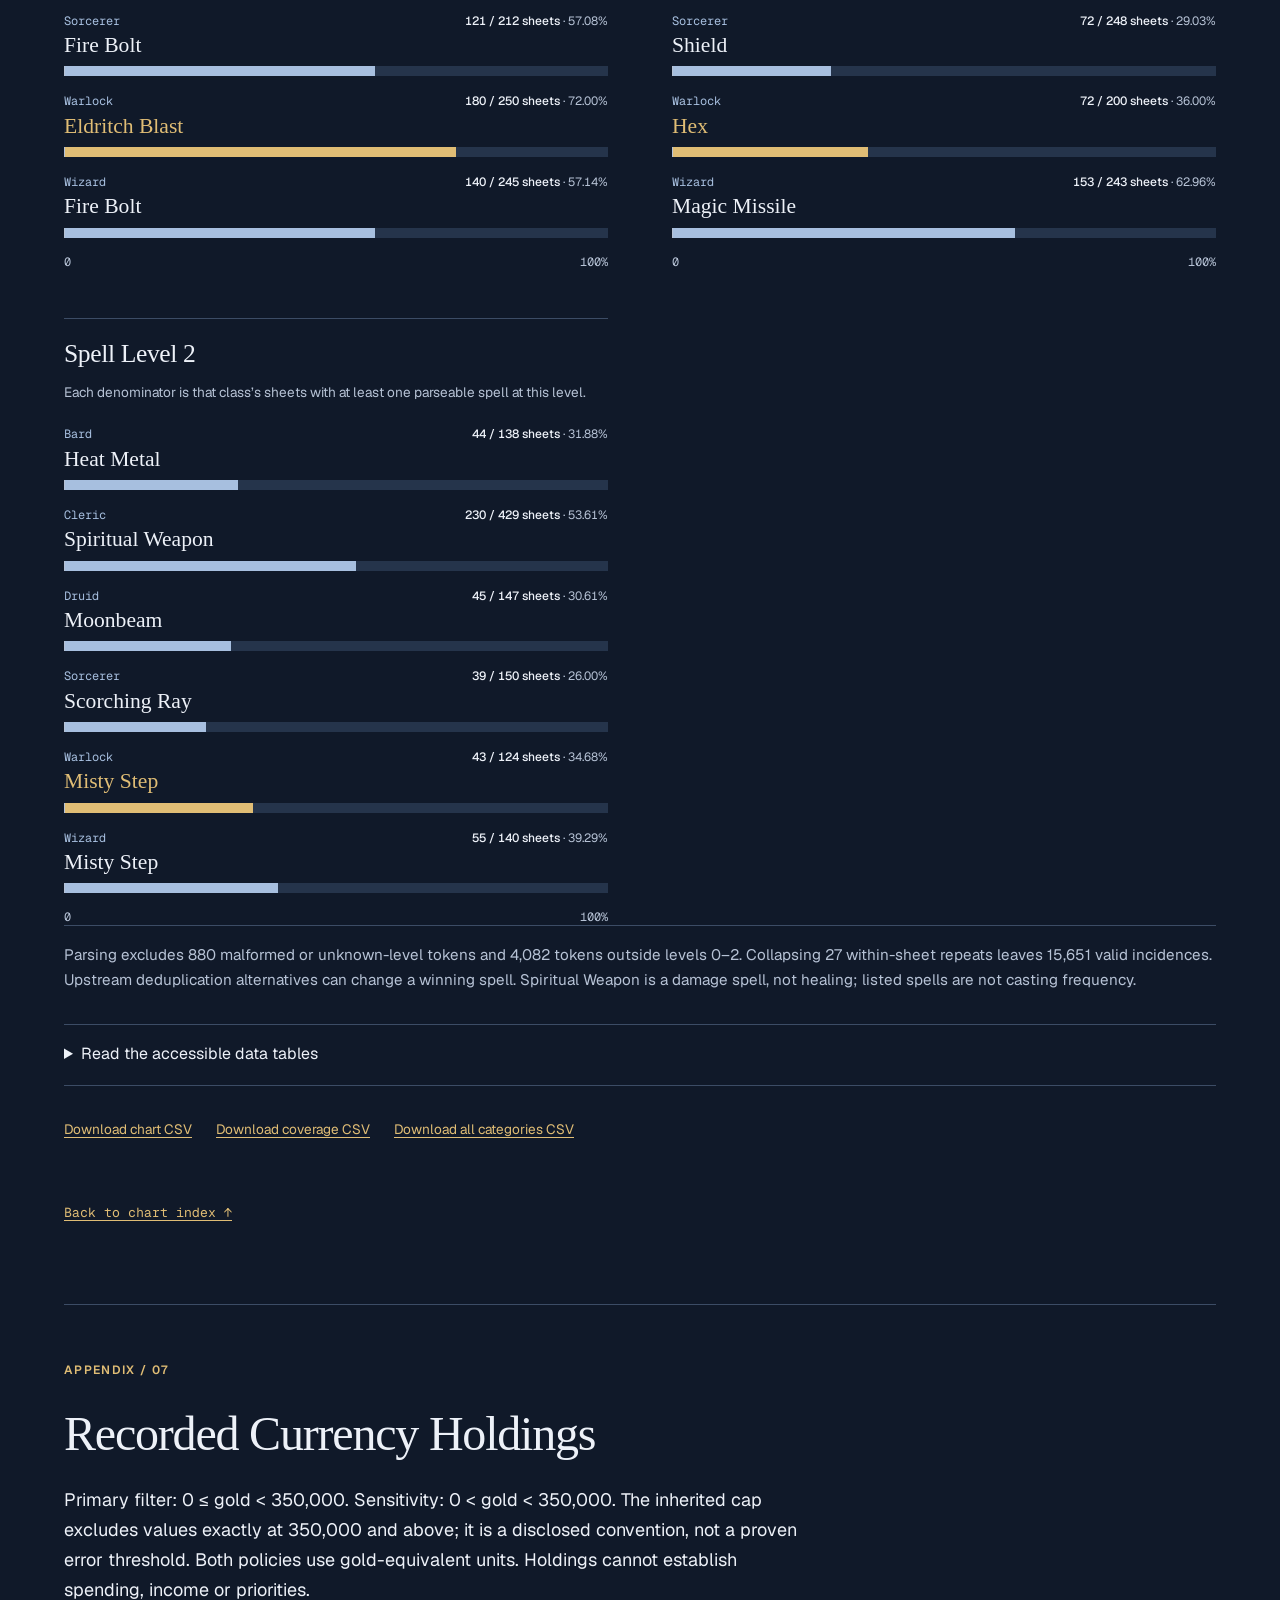
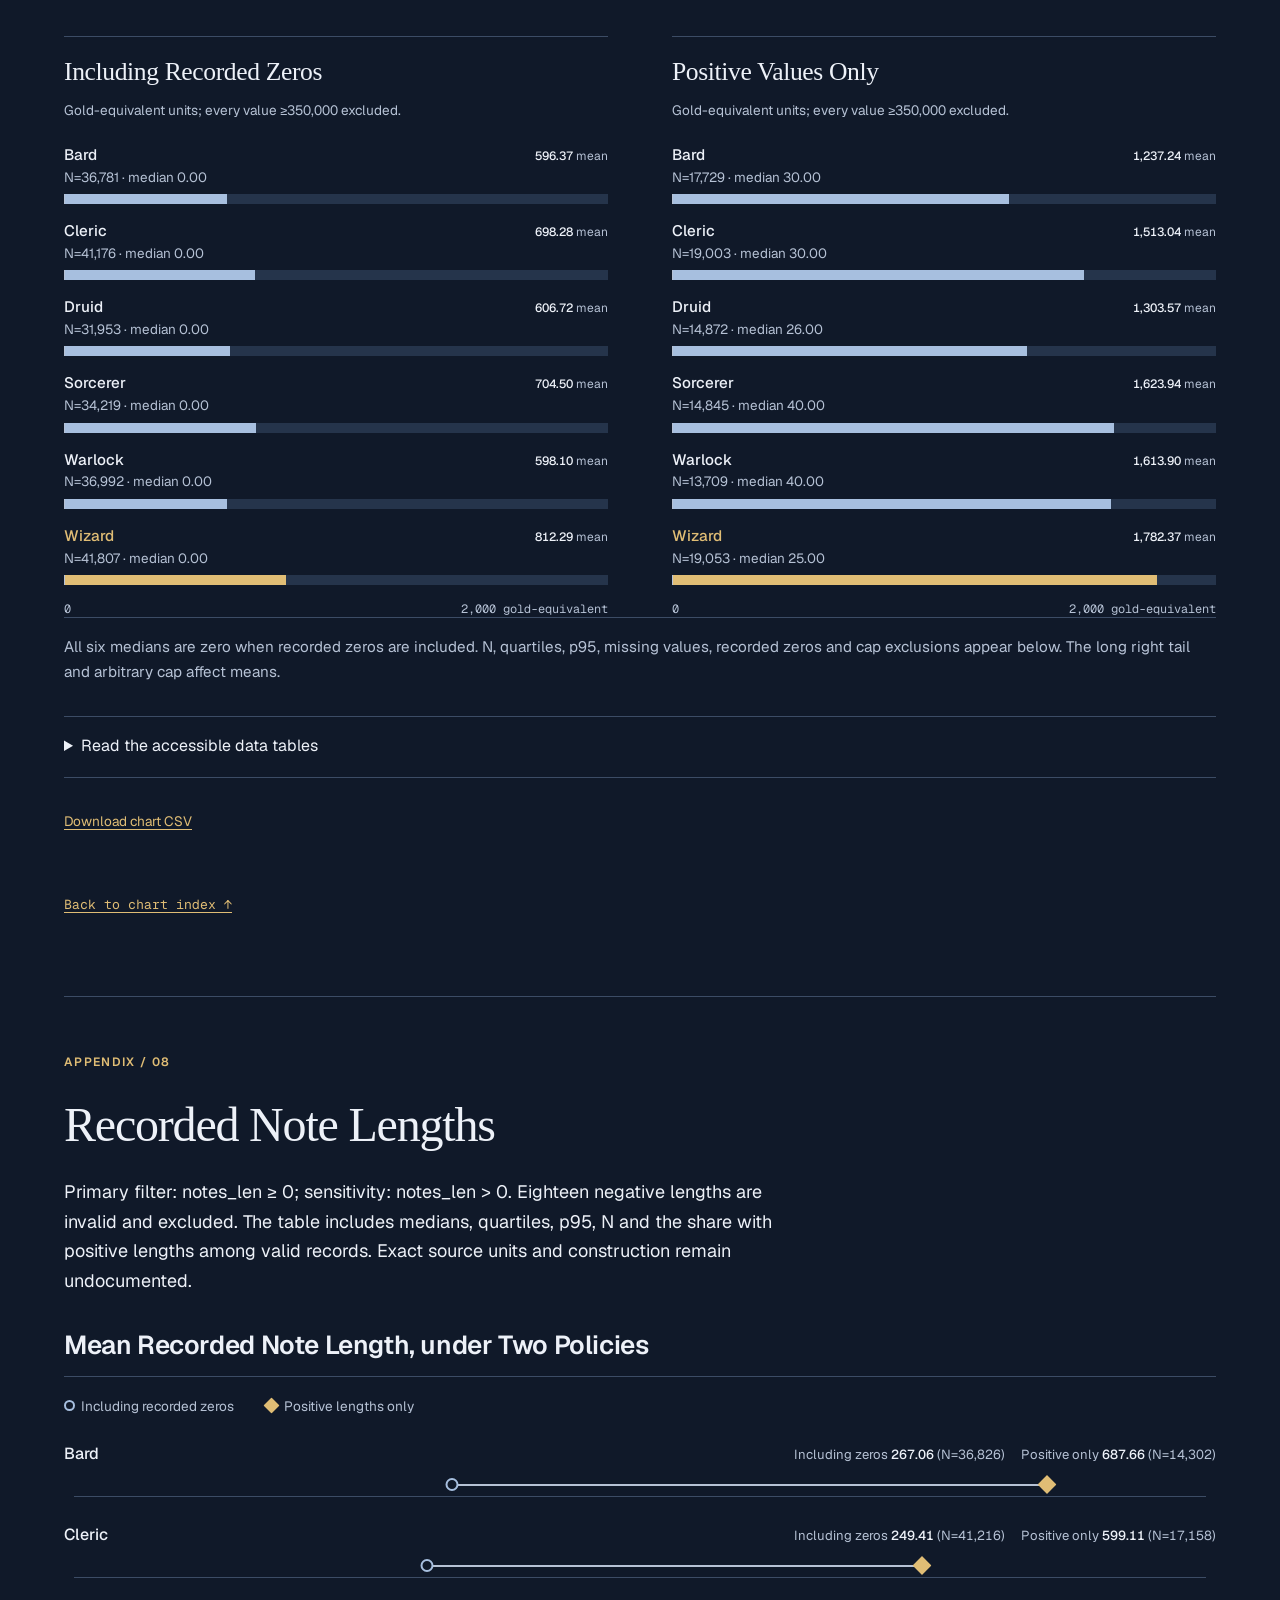
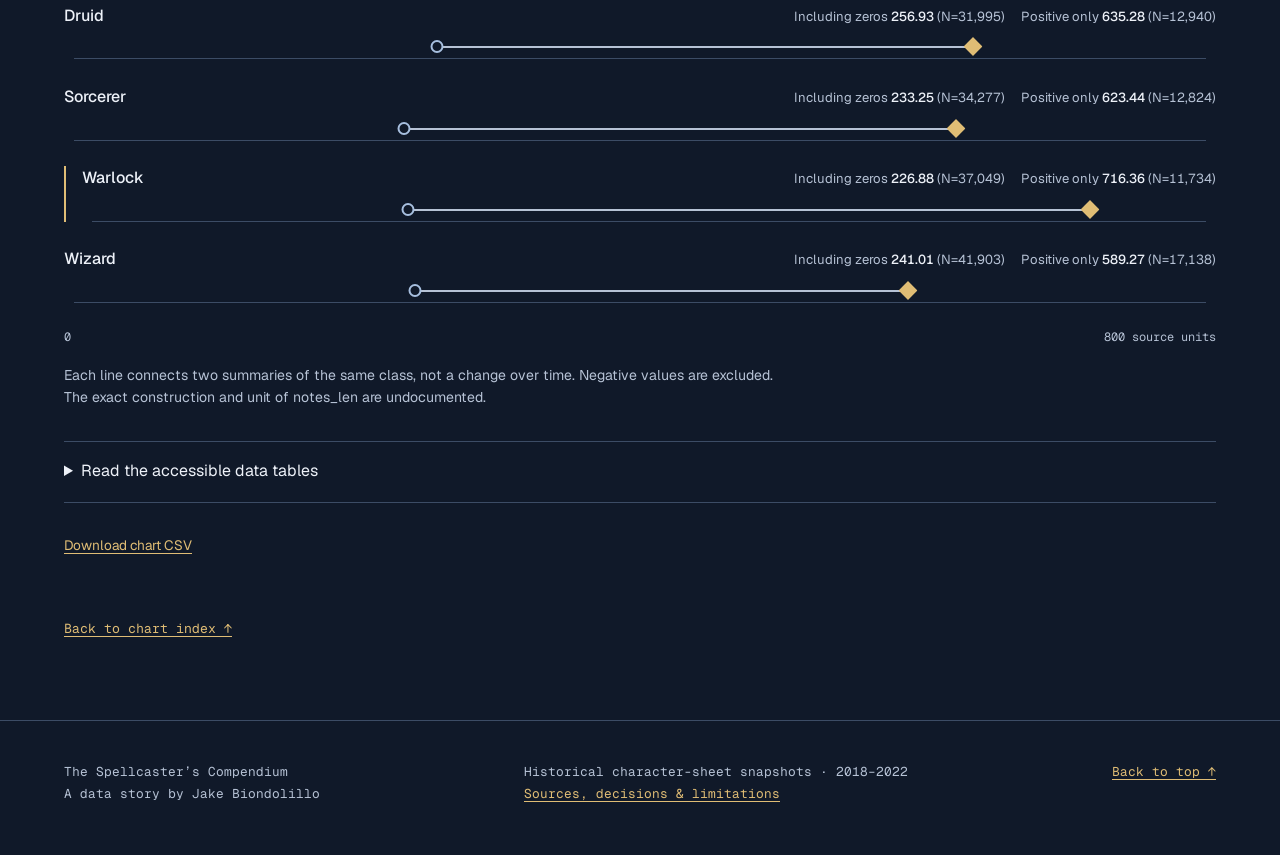
<file: projects/spellcasters-compendium/appendix.html>
<!doctype html>
<html lang="en" data-theme="dark"><head><meta charset="utf-8"><meta name="viewport" content="width=device-width,initial-scale=1"><meta name="color-scheme" content="light dark"><meta name="description" content="A careful, visual exploration of D&D character sheets: class composition, listed spells and how missing information changes the story."><title>All Eight Charts · The Spellcaster’s Compendium</title><link rel="stylesheet" href="styles.css?v=5be342b104c1"><script src="theme.js" defer></script><script src="subclasses.js" defer></script></head>
<body><a class="skip" href="#main">Skip to content</a><header class="topbar"><div class="wrap navrow"><a class="brand" href="index.html"><span aria-hidden="true">✧</span> THE SPELLCASTER’S COMPENDIUM</a><nav aria-label="Primary"><a href="../../index.html#work">Portfolio</a><a href="index.html">The story</a><a href="appendix.html" aria-current="page">All eight charts</a><a href="methods.html">Methods & sources</a></nav><button class="theme-toggle" type="button" data-theme-toggle hidden>Theme</button></div></header>
<main id="main" class="wrap"><header class="page-intro"><p class="kicker">The evidence / Complete appendix</p><h1>The complete compendium</h1><p>Explore all eight analyses, with their counts, denominators and limitations. Counts, denominators, omissions and downloadable aggregate tables sit with the chart they explain.</p><p class="rule-note">The charts and tables remain readable without JavaScript; subclass drill-down needs JavaScript. Values are calculated in Python before the page loads; the browser does not recalculate statistics.</p></header><nav aria-label="Chart index"><ol class="index"><li><a href="#chart-1"><span>01</span>Starting-Class Composition</a></li><li><a href="#chart-2"><span>02</span>Class Composition across Levels</a></li><li><a href="#chart-3"><span>03</span>Recorded Race Labels</a></li><li><a href="#chart-4"><span>04</span>Recorded Backgrounds</a></li><li><a href="#chart-5"><span>05</span>Recorded Subclasses</a></li><li><a href="#chart-6"><span>06</span>Spells Listed on Sheets</a></li><li><a href="#chart-7"><span>07</span>Recorded Currency Holdings</a></li><li><a href="#chart-8"><span>08</span>Recorded Note Lengths</a></li></ol></nav><section id="chart-1" class="appendix-section"><p class="kicker">Appendix / 01</p><div class="prose"><h2>Starting-Class Composition</h2><p>One latest record per character ID. Six-class denominator: 223,284. The sample includes 11,597 records with another class recorded, attributed to their starting class. Other magic-capable classes are outside this chosen scope.</p></div><figure id="class-totals" class="chart class-totals"><figcaption class="chart-title">Character IDs by Starting Class</figcaption><p class="chart-subtitle">Count and share of 223,284 character IDs across six starting classes</p><ul class="bars "><li class="bar-row " style="--class-color:#2A50A1" data-value="18.7680263700041"><div class="bar-heading"><span class="bar-label">Wizard</span><span class="bar-value"><strong>41,906</strong> <span>18.77%</span></span></div><div class="bar-track" aria-hidden="true"><span class="bar-fill" style="--width:93.8401318500%"></span></div></li><li class="bar-row " style="--class-color:#91A1B2" data-value="18.4603464645922"><div class="bar-heading"><span class="bar-label">Cleric</span><span class="bar-value"><strong>41,219</strong> <span>18.46%</span></span></div><div class="bar-track" aria-hidden="true"><span class="bar-fill" style="--width:92.3017323230%"></span></div></li><li class="bar-row " style="--class-color:#7B469B" data-value="16.5936654664015"><div class="bar-heading"><span class="bar-label">Warlock</span><span class="bar-value"><strong>37,051</strong> <span>16.59%</span></span></div><div class="bar-track" aria-hidden="true"><span class="bar-fill" style="--width:82.9683273320%"></span></div></li><li class="bar-row " style="--class-color:#AB6DAC" data-value="16.4942405188012"><div class="bar-heading"><span class="bar-label">Bard</span><span class="bar-value"><strong>36,829</strong> <span>16.49%</span></span></div><div class="bar-track" aria-hidden="true"><span class="bar-fill" style="--width:82.4712025940%"></span></div></li><li class="bar-row " style="--class-color:#992E2E" data-value="15.3530929220186"><div class="bar-heading"><span class="bar-label">Sorcerer</span><span class="bar-value"><strong>34,281</strong> <span>15.35%</span></span></div><div class="bar-track" aria-hidden="true"><span class="bar-fill" style="--width:76.7654646101%"></span></div></li><li class="bar-row " style="--class-color:#7A853B" data-value="14.3306282581824"><div class="bar-heading"><span class="bar-label">Druid</span><span class="bar-value"><strong>31,998</strong> <span>14.33%</span></span></div><div class="bar-track" aria-hidden="true"><span class="bar-fill" style="--width:71.6531412909%"></span></div></li></ul><div class="bar-scale" aria-hidden="true"><span>0</span><span>20% of selected character IDs</span></div><p class="chart-caption">One latest record per character ID, with five unresolved IDs excluded before the class filter. Multiclass records stay under their starting class.</p></figure><details class="table-details"><summary>Read the accessible data tables</summary><div class="table-wrap" tabindex="0" role="region" aria-label="Chart 1 — exact counts; displayed percentages and summaries rounded to two decimals"><table class="data-table"><caption>Chart 1 — exact counts; displayed percentages and summaries rounded to two decimals</caption><thead><tr><th scope="col">Class</th><th scope="col">Count</th><th scope="col">Denominator</th><th scope="col">Share (%)</th></tr></thead><tbody><tr><th scope="row" data-label="Class">Bard</th><td data-label="Count">36,829</td><td data-label="Denominator">223,284</td><td data-label="Share (%)">16.49</td></tr><tr><th scope="row" data-label="Class">Cleric</th><td data-label="Count">41,219</td><td data-label="Denominator">223,284</td><td data-label="Share (%)">18.46</td></tr><tr><th scope="row" data-label="Class">Druid</th><td data-label="Count">31,998</td><td data-label="Denominator">223,284</td><td data-label="Share (%)">14.33</td></tr><tr><th scope="row" data-label="Class">Sorcerer</th><td data-label="Count">34,281</td><td data-label="Denominator">223,284</td><td data-label="Share (%)">15.35</td></tr><tr><th scope="row" data-label="Class">Warlock</th><td data-label="Count">37,051</td><td data-label="Denominator">223,284</td><td data-label="Share (%)">16.59</td></tr><tr><th scope="row" data-label="Class">Wizard</th><td data-label="Count">41,906</td><td data-label="Denominator">223,284</td><td data-label="Share (%)">18.77</td></tr></tbody></table></div></details><div class="download-links"><a href="data/chart-1.csv">Download chart CSV</a></div><a class="back-link" href="#main">Back to chart index ↑</a></section><section id="chart-2" class="appendix-section"><p class="kicker">Appendix / 02</p><div class="prose"><h2>Class Composition across Levels</h2><p>Each level group uses its own six-class denominator. Level 1 is included; four records outside integer levels 1–20 are excluded. These are different groups of characters, not a record of progression or changes in individual preferences.</p></div><div class="panels"><section class="panel"><h3>Total Levels 1–5</h3><p class="coverage">N = 169,161 character IDs across the six classes</p><ul class="bars "><li class="bar-row " data-value="16.499665998664"><div class="bar-heading"><span class="bar-label">Bard</span><span class="bar-value"><strong>27,911</strong> · 16.50%</span></div><div class="bar-track" aria-hidden="true"><span class="bar-fill" style="--width:54.9988866622%"></span></div></li><li class="bar-row " data-value="18.3204166444984"><div class="bar-heading"><span class="bar-label">Cleric</span><span class="bar-value"><strong>30,991</strong> · 18.32%</span></div><div class="bar-track" aria-hidden="true"><span class="bar-fill" style="--width:61.0680554817%"></span></div></li><li class="bar-row " data-value="14.4454099940294"><div class="bar-heading"><span class="bar-label">Druid</span><span class="bar-value"><strong>24,436</strong> · 14.45%</span></div><div class="bar-track" aria-hidden="true"><span class="bar-fill" style="--width:48.1513666468%"></span></div></li><li class="bar-row " data-value="15.5201257973173"><div class="bar-heading"><span class="bar-label">Sorcerer</span><span class="bar-value"><strong>26,254</strong> · 15.52%</span></div><div class="bar-track" aria-hidden="true"><span class="bar-fill" style="--width:51.7337526577%"></span></div></li><li class="bar-row " data-value="16.9932785925834"><div class="bar-heading"><span class="bar-label">Warlock</span><span class="bar-value"><strong>28,746</strong> · 16.99%</span></div><div class="bar-track" aria-hidden="true"><span class="bar-fill" style="--width:56.6442619753%"></span></div></li><li class="bar-row highlight" data-value="18.2211029729075"><div class="bar-heading"><span class="bar-label">Wizard</span><span class="bar-value"><strong>30,823</strong> · 18.22%</span></div><div class="bar-track" aria-hidden="true"><span class="bar-fill" style="--width:60.7370099097%"></span></div></li></ul><div class="bar-scale" aria-hidden="true"><span>0</span><span>30%</span></div></section><section class="panel"><h3>Total Levels 6–10</h3><p class="coverage">N = 32,741 character IDs across the six classes</p><ul class="bars "><li class="bar-row " data-value="17.7086833022815"><div class="bar-heading"><span class="bar-label">Bard</span><span class="bar-value"><strong>5,798</strong> · 17.71%</span></div><div class="bar-track" aria-hidden="true"><span class="bar-fill" style="--width:59.0289443409%"></span></div></li><li class="bar-row " data-value="19.5473565254574"><div class="bar-heading"><span class="bar-label">Cleric</span><span class="bar-value"><strong>6,400</strong> · 19.55%</span></div><div class="bar-track" aria-hidden="true"><span class="bar-fill" style="--width:65.1578550849%"></span></div></li><li class="bar-row " data-value="14.6116490027794"><div class="bar-heading"><span class="bar-label">Druid</span><span class="bar-value"><strong>4,784</strong> · 14.61%</span></div><div class="bar-track" aria-hidden="true"><span class="bar-fill" style="--width:48.7054966759%"></span></div></li><li class="bar-row " data-value="14.2878959103265"><div class="bar-heading"><span class="bar-label">Sorcerer</span><span class="bar-value"><strong>4,678</strong> · 14.29%</span></div><div class="bar-track" aria-hidden="true"><span class="bar-fill" style="--width:47.6263197011%"></span></div></li><li class="bar-row " data-value="14.8132311169482"><div class="bar-heading"><span class="bar-label">Warlock</span><span class="bar-value"><strong>4,850</strong> · 14.81%</span></div><div class="bar-track" aria-hidden="true"><span class="bar-fill" style="--width:49.3774370565%"></span></div></li><li class="bar-row highlight" data-value="19.031184142207"><div class="bar-heading"><span class="bar-label">Wizard</span><span class="bar-value"><strong>6,231</strong> · 19.03%</span></div><div class="bar-track" aria-hidden="true"><span class="bar-fill" style="--width:63.4372804740%"></span></div></li></ul><div class="bar-scale" aria-hidden="true"><span>0</span><span>30%</span></div></section><section class="panel"><h3>Total Levels 11–15</h3><p class="coverage">N = 11,073 character IDs across the six classes</p><ul class="bars "><li class="bar-row " data-value="15.3707215750023"><div class="bar-heading"><span class="bar-label">Bard</span><span class="bar-value"><strong>1,702</strong> · 15.37%</span></div><div class="bar-track" aria-hidden="true"><span class="bar-fill" style="--width:51.2357385833%"></span></div></li><li class="bar-row " data-value="19.8320238417773"><div class="bar-heading"><span class="bar-label">Cleric</span><span class="bar-value"><strong>2,196</strong> · 19.83%</span></div><div class="bar-track" aria-hidden="true"><span class="bar-fill" style="--width:66.1067461393%"></span></div></li><li class="bar-row " data-value="13.6819290165267"><div class="bar-heading"><span class="bar-label">Druid</span><span class="bar-value"><strong>1,515</strong> · 13.68%</span></div><div class="bar-track" aria-hidden="true"><span class="bar-fill" style="--width:45.6064300551%"></span></div></li><li class="bar-row " data-value="15.3887835274993"><div class="bar-heading"><span class="bar-label">Sorcerer</span><span class="bar-value"><strong>1,704</strong> · 15.39%</span></div><div class="bar-track" aria-hidden="true"><span class="bar-fill" style="--width:51.2959450917%"></span></div></li><li class="bar-row " data-value="15.2262259550257"><div class="bar-heading"><span class="bar-label">Warlock</span><span class="bar-value"><strong>1,686</strong> · 15.23%</span></div><div class="bar-track" aria-hidden="true"><span class="bar-fill" style="--width:50.7540865168%"></span></div></li><li class="bar-row highlight" data-value="20.5003160841687"><div class="bar-heading"><span class="bar-label">Wizard</span><span class="bar-value"><strong>2,270</strong> · 20.50%</span></div><div class="bar-track" aria-hidden="true"><span class="bar-fill" style="--width:68.3343869472%"></span></div></li></ul><div class="bar-scale" aria-hidden="true"><span>0</span><span>30%</span></div></section><section class="panel"><h3>Total Levels 16–20</h3><p class="coverage">N = 10,305 character IDs across the six classes</p><ul class="bars "><li class="bar-row " data-value="13.7506065016982"><div class="bar-heading"><span class="bar-label">Bard</span><span class="bar-value"><strong>1,417</strong> · 13.75%</span></div><div class="bar-track" aria-hidden="true"><span class="bar-fill" style="--width:45.8353550057%"></span></div></li><li class="bar-row " data-value="15.8369723435226"><div class="bar-heading"><span class="bar-label">Cleric</span><span class="bar-value"><strong>1,632</strong> · 15.84%</span></div><div class="bar-track" aria-hidden="true"><span class="bar-fill" style="--width:52.7899078117%"></span></div></li><li class="bar-row " data-value="12.2367782629791"><div class="bar-heading"><span class="bar-label">Druid</span><span class="bar-value"><strong>1,261</strong> · 12.24%</span></div><div class="bar-track" aria-hidden="true"><span class="bar-fill" style="--width:40.7892608766%"></span></div></li><li class="bar-row " data-value="15.9534206695779"><div class="bar-heading"><span class="bar-label">Sorcerer</span><span class="bar-value"><strong>1,644</strong> · 15.95%</span></div><div class="bar-track" aria-hidden="true"><span class="bar-fill" style="--width:53.1780688986%"></span></div></li><li class="bar-row " data-value="17.1664240659874"><div class="bar-heading"><span class="bar-label">Warlock</span><span class="bar-value"><strong>1,769</strong> · 17.17%</span></div><div class="bar-track" aria-hidden="true"><span class="bar-fill" style="--width:57.2214135533%"></span></div></li><li class="bar-row highlight" data-value="25.0557981562348"><div class="bar-heading"><span class="bar-label">Wizard</span><span class="bar-value"><strong>2,582</strong> · 25.06%</span></div><div class="bar-track" aria-hidden="true"><span class="bar-fill" style="--width:83.5193271874%"></span></div></li></ul><div class="bar-scale" aria-hidden="true"><span>0</span><span>30%</span></div></section></div><details class="table-details"><summary>Read the accessible data tables</summary><div class="table-wrap" tabindex="0" role="region" aria-label="Chart 2 — exact counts; displayed percentages and summaries rounded to two decimals"><table class="data-table"><caption>Chart 2 — exact counts; displayed percentages and summaries rounded to two decimals</caption><thead><tr><th scope="col">Class</th><th scope="col">Level</th><th scope="col">Count</th><th scope="col">Denominator</th><th scope="col">Share (%)</th></tr></thead><tbody><tr><th scope="row" data-label="Class">Bard</th><td data-label="Level">1–5</td><td data-label="Count">27,911</td><td data-label="Denominator">169,161</td><td data-label="Share (%)">16.50</td></tr><tr><th scope="row" data-label="Class">Bard</th><td data-label="Level">6–10</td><td data-label="Count">5,798</td><td data-label="Denominator">32,741</td><td data-label="Share (%)">17.71</td></tr><tr><th scope="row" data-label="Class">Bard</th><td data-label="Level">11–15</td><td data-label="Count">1,702</td><td data-label="Denominator">11,073</td><td data-label="Share (%)">15.37</td></tr><tr><th scope="row" data-label="Class">Bard</th><td data-label="Level">16–20</td><td data-label="Count">1,417</td><td data-label="Denominator">10,305</td><td data-label="Share (%)">13.75</td></tr><tr><th scope="row" data-label="Class">Cleric</th><td data-label="Level">1–5</td><td data-label="Count">30,991</td><td data-label="Denominator">169,161</td><td data-label="Share (%)">18.32</td></tr><tr><th scope="row" data-label="Class">Cleric</th><td data-label="Level">6–10</td><td data-label="Count">6,400</td><td data-label="Denominator">32,741</td><td data-label="Share (%)">19.55</td></tr><tr><th scope="row" data-label="Class">Cleric</th><td data-label="Level">11–15</td><td data-label="Count">2,196</td><td data-label="Denominator">11,073</td><td data-label="Share (%)">19.83</td></tr><tr><th scope="row" data-label="Class">Cleric</th><td data-label="Level">16–20</td><td data-label="Count">1,632</td><td data-label="Denominator">10,305</td><td data-label="Share (%)">15.84</td></tr><tr><th scope="row" data-label="Class">Druid</th><td data-label="Level">1–5</td><td data-label="Count">24,436</td><td data-label="Denominator">169,161</td><td data-label="Share (%)">14.45</td></tr><tr><th scope="row" data-label="Class">Druid</th><td data-label="Level">6–10</td><td data-label="Count">4,784</td><td data-label="Denominator">32,741</td><td data-label="Share (%)">14.61</td></tr><tr><th scope="row" data-label="Class">Druid</th><td data-label="Level">11–15</td><td data-label="Count">1,515</td><td data-label="Denominator">11,073</td><td data-label="Share (%)">13.68</td></tr><tr><th scope="row" data-label="Class">Druid</th><td data-label="Level">16–20</td><td data-label="Count">1,261</td><td data-label="Denominator">10,305</td><td data-label="Share (%)">12.24</td></tr><tr><th scope="row" data-label="Class">Sorcerer</th><td data-label="Level">1–5</td><td data-label="Count">26,254</td><td data-label="Denominator">169,161</td><td data-label="Share (%)">15.52</td></tr><tr><th scope="row" data-label="Class">Sorcerer</th><td data-label="Level">6–10</td><td data-label="Count">4,678</td><td data-label="Denominator">32,741</td><td data-label="Share (%)">14.29</td></tr><tr><th scope="row" data-label="Class">Sorcerer</th><td data-label="Level">11–15</td><td data-label="Count">1,704</td><td data-label="Denominator">11,073</td><td data-label="Share (%)">15.39</td></tr><tr><th scope="row" data-label="Class">Sorcerer</th><td data-label="Level">16–20</td><td data-label="Count">1,644</td><td data-label="Denominator">10,305</td><td data-label="Share (%)">15.95</td></tr><tr><th scope="row" data-label="Class">Warlock</th><td data-label="Level">1–5</td><td data-label="Count">28,746</td><td data-label="Denominator">169,161</td><td data-label="Share (%)">16.99</td></tr><tr><th scope="row" data-label="Class">Warlock</th><td data-label="Level">6–10</td><td data-label="Count">4,850</td><td data-label="Denominator">32,741</td><td data-label="Share (%)">14.81</td></tr><tr><th scope="row" data-label="Class">Warlock</th><td data-label="Level">11–15</td><td data-label="Count">1,686</td><td data-label="Denominator">11,073</td><td data-label="Share (%)">15.23</td></tr><tr><th scope="row" data-label="Class">Warlock</th><td data-label="Level">16–20</td><td data-label="Count">1,769</td><td data-label="Denominator">10,305</td><td data-label="Share (%)">17.17</td></tr><tr><th scope="row" data-label="Class">Wizard</th><td data-label="Level">1–5</td><td data-label="Count">30,823</td><td data-label="Denominator">169,161</td><td data-label="Share (%)">18.22</td></tr><tr><th scope="row" data-label="Class">Wizard</th><td data-label="Level">6–10</td><td data-label="Count">6,231</td><td data-label="Denominator">32,741</td><td data-label="Share (%)">19.03</td></tr><tr><th scope="row" data-label="Class">Wizard</th><td data-label="Level">11–15</td><td data-label="Count">2,270</td><td data-label="Denominator">11,073</td><td data-label="Share (%)">20.50</td></tr><tr><th scope="row" data-label="Class">Wizard</th><td data-label="Level">16–20</td><td data-label="Count">2,582</td><td data-label="Denominator">10,305</td><td data-label="Share (%)">25.06</td></tr></tbody></table></div></details><div class="download-links"><a href="data/chart-2.csv">Download chart CSV</a></div><a class="back-link" href="#main">Back to chart index ↑</a></section><section id="chart-3" class="appendix-section"><p class="kicker">Appendix / 03</p><div class="prose"><h2>Recorded Race Labels</h2><p>The source calls this field “race.” Whitespace and case aliases are combined, while distinct subraces and homebrew labels remain separate. Bars show the top three occupied ranks, retaining ties, as a share of all records in each class.</p></div><div class="panels"><section class="panel"><h3>Bard</h3><p class="coverage">All N=36,829 · missing 0 (0.00%)<br>Other recorded categories: 17,642</p><ul class="bars "><li class="bar-row " data-value="22.9818892720411"><div class="bar-heading"><span class="bar-label">Half-Elf</span><span class="bar-value"><strong>8,464</strong> · 22.98%</span></div><div class="bar-track" aria-hidden="true"><span class="bar-fill" style="--width:45.9637785441%"></span></div></li><li class="bar-row " data-value="17.3368812620489"><div class="bar-heading"><span class="bar-label">Human</span><span class="bar-value"><strong>6,385</strong> · 17.34%</span></div><div class="bar-track" aria-hidden="true"><span class="bar-fill" style="--width:34.6737625241%"></span></div></li><li class="bar-row " data-value="11.7787613022347"><div class="bar-heading"><span class="bar-label">Tiefling</span><span class="bar-value"><strong>4,338</strong> · 11.78%</span></div><div class="bar-track" aria-hidden="true"><span class="bar-fill" style="--width:23.5575226045%"></span></div></li></ul><div class="bar-scale" aria-hidden="true"><span>0</span><span>50% of all class records</span></div></section><section class="panel"><h3>Cleric</h3><p class="coverage">All N=41,219 · missing 0 (0.00%)<br>Other recorded categories: 17,299</p><ul class="bars "><li class="bar-row " data-value="24.4474635483636"><div class="bar-heading"><span class="bar-label">Human</span><span class="bar-value"><strong>10,077</strong> · 24.45%</span></div><div class="bar-track" aria-hidden="true"><span class="bar-fill" style="--width:48.8949270967%"></span></div></li><li class="bar-row " data-value="22.6182100487639"><div class="bar-heading"><span class="bar-label">Dwarf</span><span class="bar-value"><strong>9,323</strong> · 22.62%</span></div><div class="bar-track" aria-hidden="true"><span class="bar-fill" style="--width:45.2364200975%"></span></div></li><li class="bar-row " data-value="10.9658167350008"><div class="bar-heading"><span class="bar-label">Elf</span><span class="bar-value"><strong>4,520</strong> · 10.97%</span></div><div class="bar-track" aria-hidden="true"><span class="bar-fill" style="--width:21.9316334700%"></span></div></li></ul><div class="bar-scale" aria-hidden="true"><span>0</span><span>50% of all class records</span></div></section><section class="panel"><h3>Druid</h3><p class="coverage">All N=31,998 · missing 0 (0.00%)<br>Other recorded categories: 15,094</p><ul class="bars "><li class="bar-row " data-value="30.1268829301831"><div class="bar-heading"><span class="bar-label">Elf</span><span class="bar-value"><strong>9,640</strong> · 30.13%</span></div><div class="bar-track" aria-hidden="true"><span class="bar-fill" style="--width:60.2537658604%"></span></div></li><li class="bar-row " data-value="13.7446090380649"><div class="bar-heading"><span class="bar-label">Human</span><span class="bar-value"><strong>4,398</strong> · 13.74%</span></div><div class="bar-track" aria-hidden="true"><span class="bar-fill" style="--width:27.4892180761%"></span></div></li><li class="bar-row " data-value="8.95680980061254"><div class="bar-heading"><span class="bar-label">Half-Elf</span><span class="bar-value"><strong>2,866</strong> · 8.96%</span></div><div class="bar-track" aria-hidden="true"><span class="bar-fill" style="--width:17.9136196012%"></span></div></li></ul><div class="bar-scale" aria-hidden="true"><span>0</span><span>50% of all class records</span></div></section><section class="panel"><h3>Sorcerer</h3><p class="coverage">All N=34,281 · missing 0 (0.00%)<br>Other recorded categories: 17,799</p><ul class="bars "><li class="bar-row " data-value="16.4814328636854"><div class="bar-heading"><span class="bar-label">Half-Elf</span><span class="bar-value"><strong>5,650</strong> · 16.48%</span></div><div class="bar-track" aria-hidden="true"><span class="bar-fill" style="--width:32.9628657274%"></span></div></li><li class="bar-row " data-value="16.2276479682623"><div class="bar-heading"><span class="bar-label">Human</span><span class="bar-value"><strong>5,563</strong> · 16.23%</span></div><div class="bar-track" aria-hidden="true"><span class="bar-fill" style="--width:32.4552959365%"></span></div></li><li class="bar-row " data-value="15.370030045798"><div class="bar-heading"><span class="bar-label">Tiefling</span><span class="bar-value"><strong>5,269</strong> · 15.37%</span></div><div class="bar-track" aria-hidden="true"><span class="bar-fill" style="--width:30.7400600916%"></span></div></li></ul><div class="bar-scale" aria-hidden="true"><span>0</span><span>50% of all class records</span></div></section><section class="panel"><h3>Warlock</h3><p class="coverage">All N=37,051 · missing 0 (0.00%)<br>Other recorded categories: 14,694</p><ul class="bars "><li class="bar-row " data-value="26.9844268710696"><div class="bar-heading"><span class="bar-label">Tiefling</span><span class="bar-value"><strong>9,998</strong> · 26.98%</span></div><div class="bar-track" aria-hidden="true"><span class="bar-fill" style="--width:53.9688537421%"></span></div></li><li class="bar-row " data-value="17.6297535828992"><div class="bar-heading"><span class="bar-label">Human</span><span class="bar-value"><strong>6,532</strong> · 17.63%</span></div><div class="bar-track" aria-hidden="true"><span class="bar-fill" style="--width:35.2595071658%"></span></div></li><li class="bar-row " data-value="15.7269709319587"><div class="bar-heading"><span class="bar-label">Half-Elf</span><span class="bar-value"><strong>5,827</strong> · 15.73%</span></div><div class="bar-track" aria-hidden="true"><span class="bar-fill" style="--width:31.4539418639%"></span></div></li></ul><div class="bar-scale" aria-hidden="true"><span>0</span><span>50% of all class records</span></div></section><section class="panel"><h3>Wizard</h3><p class="coverage">All N=41,906 · missing 0 (0.00%)<br>Other recorded categories: 13,472</p><ul class="bars "><li class="bar-row " data-value="28.7261967260058"><div class="bar-heading"><span class="bar-label">Elf</span><span class="bar-value"><strong>12,038</strong> · 28.73%</span></div><div class="bar-track" aria-hidden="true"><span class="bar-fill" style="--width:57.4523934520%"></span></div></li><li class="bar-row " data-value="25.585834963967"><div class="bar-heading"><span class="bar-label">Human</span><span class="bar-value"><strong>10,722</strong> · 25.59%</span></div><div class="bar-track" aria-hidden="true"><span class="bar-fill" style="--width:51.1716699279%"></span></div></li><li class="bar-row " data-value="13.5398272323772"><div class="bar-heading"><span class="bar-label">Gnome</span><span class="bar-value"><strong>5,674</strong> · 13.54%</span></div><div class="bar-track" aria-hidden="true"><span class="bar-fill" style="--width:27.0796544648%"></span></div></li></ul><div class="bar-scale" aria-hidden="true"><span>0</span><span>50% of all class records</span></div></section></div><details class="table-details"><summary>Read the accessible data tables</summary><div class="table-wrap" tabindex="0" role="region" aria-label="Chart 3 — exact counts; displayed percentages and summaries rounded to two decimals"><table class="data-table"><caption>Chart 3 — exact counts; displayed percentages and summaries rounded to two decimals</caption><thead><tr><th scope="col">Class</th><th scope="col">Category</th><th scope="col">Count</th><th scope="col">All class N</th><th scope="col">Recorded N</th><th scope="col">Missing N</th><th scope="col">All-class share (%)</th><th scope="col">Known-only share (%)</th><th scope="col">Rank</th></tr></thead><tbody><tr><th scope="row" data-label="Class">Bard</th><td data-label="Category">Half-Elf</td><td data-label="Count">8,464</td><td data-label="All class N">36,829</td><td data-label="Recorded N">36,829</td><td data-label="Missing N">0</td><td data-label="All-class share (%)">22.98</td><td data-label="Known-only share (%)">22.98</td><td data-label="Rank">1</td></tr><tr><th scope="row" data-label="Class">Bard</th><td data-label="Category">Human</td><td data-label="Count">6,385</td><td data-label="All class N">36,829</td><td data-label="Recorded N">36,829</td><td data-label="Missing N">0</td><td data-label="All-class share (%)">17.34</td><td data-label="Known-only share (%)">17.34</td><td data-label="Rank">2</td></tr><tr><th scope="row" data-label="Class">Bard</th><td data-label="Category">Tiefling</td><td data-label="Count">4,338</td><td data-label="All class N">36,829</td><td data-label="Recorded N">36,829</td><td data-label="Missing N">0</td><td data-label="All-class share (%)">11.78</td><td data-label="Known-only share (%)">11.78</td><td data-label="Rank">3</td></tr><tr><th scope="row" data-label="Class">Cleric</th><td data-label="Category">Human</td><td data-label="Count">10,077</td><td data-label="All class N">41,219</td><td data-label="Recorded N">41,219</td><td data-label="Missing N">0</td><td data-label="All-class share (%)">24.45</td><td data-label="Known-only share (%)">24.45</td><td data-label="Rank">1</td></tr><tr><th scope="row" data-label="Class">Cleric</th><td data-label="Category">Dwarf</td><td data-label="Count">9,323</td><td data-label="All class N">41,219</td><td data-label="Recorded N">41,219</td><td data-label="Missing N">0</td><td data-label="All-class share (%)">22.62</td><td data-label="Known-only share (%)">22.62</td><td data-label="Rank">2</td></tr><tr><th scope="row" data-label="Class">Cleric</th><td data-label="Category">Elf</td><td data-label="Count">4,520</td><td data-label="All class N">41,219</td><td data-label="Recorded N">41,219</td><td data-label="Missing N">0</td><td data-label="All-class share (%)">10.97</td><td data-label="Known-only share (%)">10.97</td><td data-label="Rank">3</td></tr><tr><th scope="row" data-label="Class">Druid</th><td data-label="Category">Elf</td><td data-label="Count">9,640</td><td data-label="All class N">31,998</td><td data-label="Recorded N">31,998</td><td data-label="Missing N">0</td><td data-label="All-class share (%)">30.13</td><td data-label="Known-only share (%)">30.13</td><td data-label="Rank">1</td></tr><tr><th scope="row" data-label="Class">Druid</th><td data-label="Category">Human</td><td data-label="Count">4,398</td><td data-label="All class N">31,998</td><td data-label="Recorded N">31,998</td><td data-label="Missing N">0</td><td data-label="All-class share (%)">13.74</td><td data-label="Known-only share (%)">13.74</td><td data-label="Rank">2</td></tr><tr><th scope="row" data-label="Class">Druid</th><td data-label="Category">Half-Elf</td><td data-label="Count">2,866</td><td data-label="All class N">31,998</td><td data-label="Recorded N">31,998</td><td data-label="Missing N">0</td><td data-label="All-class share (%)">8.96</td><td data-label="Known-only share (%)">8.96</td><td data-label="Rank">3</td></tr><tr><th scope="row" data-label="Class">Sorcerer</th><td data-label="Category">Half-Elf</td><td data-label="Count">5,650</td><td data-label="All class N">34,281</td><td data-label="Recorded N">34,281</td><td data-label="Missing N">0</td><td data-label="All-class share (%)">16.48</td><td data-label="Known-only share (%)">16.48</td><td data-label="Rank">1</td></tr><tr><th scope="row" data-label="Class">Sorcerer</th><td data-label="Category">Human</td><td data-label="Count">5,563</td><td data-label="All class N">34,281</td><td data-label="Recorded N">34,281</td><td data-label="Missing N">0</td><td data-label="All-class share (%)">16.23</td><td data-label="Known-only share (%)">16.23</td><td data-label="Rank">2</td></tr><tr><th scope="row" data-label="Class">Sorcerer</th><td data-label="Category">Tiefling</td><td data-label="Count">5,269</td><td data-label="All class N">34,281</td><td data-label="Recorded N">34,281</td><td data-label="Missing N">0</td><td data-label="All-class share (%)">15.37</td><td data-label="Known-only share (%)">15.37</td><td data-label="Rank">3</td></tr><tr><th scope="row" data-label="Class">Warlock</th><td data-label="Category">Tiefling</td><td data-label="Count">9,998</td><td data-label="All class N">37,051</td><td data-label="Recorded N">37,051</td><td data-label="Missing N">0</td><td data-label="All-class share (%)">26.98</td><td data-label="Known-only share (%)">26.98</td><td data-label="Rank">1</td></tr><tr><th scope="row" data-label="Class">Warlock</th><td data-label="Category">Human</td><td data-label="Count">6,532</td><td data-label="All class N">37,051</td><td data-label="Recorded N">37,051</td><td data-label="Missing N">0</td><td data-label="All-class share (%)">17.63</td><td data-label="Known-only share (%)">17.63</td><td data-label="Rank">2</td></tr><tr><th scope="row" data-label="Class">Warlock</th><td data-label="Category">Half-Elf</td><td data-label="Count">5,827</td><td data-label="All class N">37,051</td><td data-label="Recorded N">37,051</td><td data-label="Missing N">0</td><td data-label="All-class share (%)">15.73</td><td data-label="Known-only share (%)">15.73</td><td data-label="Rank">3</td></tr><tr><th scope="row" data-label="Class">Wizard</th><td data-label="Category">Elf</td><td data-label="Count">12,038</td><td data-label="All class N">41,906</td><td data-label="Recorded N">41,906</td><td data-label="Missing N">0</td><td data-label="All-class share (%)">28.73</td><td data-label="Known-only share (%)">28.73</td><td data-label="Rank">1</td></tr><tr><th scope="row" data-label="Class">Wizard</th><td data-label="Category">Human</td><td data-label="Count">10,722</td><td data-label="All class N">41,906</td><td data-label="Recorded N">41,906</td><td data-label="Missing N">0</td><td data-label="All-class share (%)">25.59</td><td data-label="Known-only share (%)">25.59</td><td data-label="Rank">2</td></tr><tr><th scope="row" data-label="Class">Wizard</th><td data-label="Category">Gnome</td><td data-label="Count">5,674</td><td data-label="All class N">41,906</td><td data-label="Recorded N">41,906</td><td data-label="Missing N">0</td><td data-label="All-class share (%)">13.54</td><td data-label="Known-only share (%)">13.54</td><td data-label="Rank">3</td></tr></tbody></table></div><div class="table-wrap" tabindex="0" role="region" aria-label="Chart 3 — coverage and denominators"><table class="data-table"><caption>Chart 3 — coverage and denominators</caption><thead><tr><th scope="col">Class</th><th scope="col">All class N</th><th scope="col">Recorded N</th><th scope="col">Missing N</th><th scope="col">Shown N</th><th scope="col">Other recorded N</th></tr></thead><tbody><tr><th scope="row" data-label="Class">Bard</th><td data-label="All class N">36,829</td><td data-label="Recorded N">36,829</td><td data-label="Missing N">0</td><td data-label="Shown N">19,187</td><td data-label="Other recorded N">17,642</td></tr><tr><th scope="row" data-label="Class">Cleric</th><td data-label="All class N">41,219</td><td data-label="Recorded N">41,219</td><td data-label="Missing N">0</td><td data-label="Shown N">23,920</td><td data-label="Other recorded N">17,299</td></tr><tr><th scope="row" data-label="Class">Druid</th><td data-label="All class N">31,998</td><td data-label="Recorded N">31,998</td><td data-label="Missing N">0</td><td data-label="Shown N">16,904</td><td data-label="Other recorded N">15,094</td></tr><tr><th scope="row" data-label="Class">Sorcerer</th><td data-label="All class N">34,281</td><td data-label="Recorded N">34,281</td><td data-label="Missing N">0</td><td data-label="Shown N">16,482</td><td data-label="Other recorded N">17,799</td></tr><tr><th scope="row" data-label="Class">Warlock</th><td data-label="All class N">37,051</td><td data-label="Recorded N">37,051</td><td data-label="Missing N">0</td><td data-label="Shown N">22,357</td><td data-label="Other recorded N">14,694</td></tr><tr><th scope="row" data-label="Class">Wizard</th><td data-label="All class N">41,906</td><td data-label="Recorded N">41,906</td><td data-label="Missing N">0</td><td data-label="Shown N">28,434</td><td data-label="Other recorded N">13,472</td></tr></tbody></table></div></details><div class="download-links"><a href="data/chart-3.csv">Download chart CSV</a> <a href="data/coverage-3.csv">Download coverage CSV</a> <a href="data/all-categories-3.csv">Download all categories CSV</a></div><a class="back-link" href="#main">Back to chart index ↑</a></section><section id="chart-4" class="appendix-section"><p class="kicker">Appendix / 04</p><div class="prose"><h2>Recorded Backgrounds</h2><p>Top three occupied ranks, with ties retained. Percentages use all class records, including missing backgrounds. Known-only shares are in the table. Sage leads among Wizards; Acolyte leads among Clerics. These associations cannot establish thematic intent.</p></div><div class="panels"><section class="panel"><h3>Bard</h3><p class="coverage">All N=36,829 · missing 11,154 (30.29%)<br>Other recorded categories: 11,340</p><ul class="bars "><li class="bar-row " data-value="13.8124847267099"><div class="bar-heading"><span class="bar-label">Entertainer</span><span class="bar-value"><strong>5,087</strong> · 13.81%</span></div><div class="bar-track" aria-hidden="true"><span class="bar-fill" style="--width:27.6249694534%"></span></div></li><li class="bar-row " data-value="12.9408889733634"><div class="bar-heading"><span class="bar-label">Folk Hero</span><span class="bar-value"><strong>4,766</strong> · 12.94%</span></div><div class="bar-track" aria-hidden="true"><span class="bar-fill" style="--width:25.8817779467%"></span></div></li><li class="bar-row " data-value="12.169757528035"><div class="bar-heading"><span class="bar-label">Criminal / Spy</span><span class="bar-value"><strong>4,482</strong> · 12.17%</span></div><div class="bar-track" aria-hidden="true"><span class="bar-fill" style="--width:24.3395150561%"></span></div></li></ul><div class="bar-scale" aria-hidden="true"><span>0</span><span>50% of all class records</span></div></section><section class="panel"><h3>Cleric</h3><p class="coverage">All N=41,219 · missing 10,998 (26.68%)<br>Other recorded categories: 10,287</p><ul class="bars "><li class="bar-row " data-value="33.4627235012979"><div class="bar-heading"><span class="bar-label">Acolyte</span><span class="bar-value"><strong>13,793</strong> · 33.46%</span></div><div class="bar-track" aria-hidden="true"><span class="bar-fill" style="--width:66.9254470026%"></span></div></li><li class="bar-row " data-value="7.84347024430481"><div class="bar-heading"><span class="bar-label">Sage</span><span class="bar-value"><strong>3,233</strong> · 7.84%</span></div><div class="bar-track" aria-hidden="true"><span class="bar-fill" style="--width:15.6869404886%"></span></div></li><li class="bar-row " data-value="7.05499890827046"><div class="bar-heading"><span class="bar-label">Soldier</span><span class="bar-value"><strong>2,908</strong> · 7.05%</span></div><div class="bar-track" aria-hidden="true"><span class="bar-fill" style="--width:14.1099978165%"></span></div></li></ul><div class="bar-scale" aria-hidden="true"><span>0</span><span>50% of all class records</span></div></section><section class="panel"><h3>Druid</h3><p class="coverage">All N=31,998 · missing 9,280 (29.00%)<br>Other recorded categories: 9,689</p><ul class="bars "><li class="bar-row " data-value="22.6326645415338"><div class="bar-heading"><span class="bar-label">Sage</span><span class="bar-value"><strong>7,242</strong> · 22.63%</span></div><div class="bar-track" aria-hidden="true"><span class="bar-fill" style="--width:45.2653290831%"></span></div></li><li class="bar-row " data-value="11.1069441840115"><div class="bar-heading"><span class="bar-label">Folk Hero</span><span class="bar-value"><strong>3,554</strong> · 11.11%</span></div><div class="bar-track" aria-hidden="true"><span class="bar-fill" style="--width:22.2138883680%"></span></div></li><li class="bar-row " data-value="6.9785611600725"><div class="bar-heading"><span class="bar-label">Haunted One</span><span class="bar-value"><strong>2,233</strong> · 6.98%</span></div><div class="bar-track" aria-hidden="true"><span class="bar-fill" style="--width:13.9571223201%"></span></div></li></ul><div class="bar-scale" aria-hidden="true"><span>0</span><span>50% of all class records</span></div></section><section class="panel"><h3>Sorcerer</h3><p class="coverage">All N=34,281 · missing 9,773 (28.51%)<br>Other recorded categories: 10,545</p><ul class="bars "><li class="bar-row " data-value="22.4789241854088"><div class="bar-heading"><span class="bar-label">Sage</span><span class="bar-value"><strong>7,706</strong> · 22.48%</span></div><div class="bar-track" aria-hidden="true"><span class="bar-fill" style="--width:44.9578483708%"></span></div></li><li class="bar-row " data-value="9.70508444911175"><div class="bar-heading"><span class="bar-label">Noble</span><span class="bar-value"><strong>3,327</strong> · 9.71%</span></div><div class="bar-track" aria-hidden="true"><span class="bar-fill" style="--width:19.4101688982%"></span></div></li><li class="bar-row " data-value="8.54700854700855"><div class="bar-heading"><span class="bar-label">Haunted One</span><span class="bar-value"><strong>2,930</strong> · 8.55%</span></div><div class="bar-track" aria-hidden="true"><span class="bar-fill" style="--width:17.0940170940%"></span></div></li></ul><div class="bar-scale" aria-hidden="true"><span>0</span><span>50% of all class records</span></div></section><section class="panel"><h3>Warlock</h3><p class="coverage">All N=37,051 · missing 12,127 (32.73%)<br>Other recorded categories: 10,207</p><ul class="bars "><li class="bar-row " data-value="17.9590294458989"><div class="bar-heading"><span class="bar-label">Sage</span><span class="bar-value"><strong>6,654</strong> · 17.96%</span></div><div class="bar-track" aria-hidden="true"><span class="bar-fill" style="--width:35.9180588918%"></span></div></li><li class="bar-row " data-value="12.8228657796011"><div class="bar-heading"><span class="bar-label">Haunted One</span><span class="bar-value"><strong>4,751</strong> · 12.82%</span></div><div class="bar-track" aria-hidden="true"><span class="bar-fill" style="--width:25.6457315592%"></span></div></li><li class="bar-row " data-value="8.93902998569539"><div class="bar-heading"><span class="bar-label">Criminal / Spy</span><span class="bar-value"><strong>3,312</strong> · 8.94%</span></div><div class="bar-track" aria-hidden="true"><span class="bar-fill" style="--width:17.8780599714%"></span></div></li></ul><div class="bar-scale" aria-hidden="true"><span>0</span><span>50% of all class records</span></div></section><section class="panel"><h3>Wizard</h3><p class="coverage">All N=41,906 · missing 10,132 (24.18%)<br>Other recorded categories: 9,357</p><ul class="bars "><li class="bar-row " data-value="39.9656373788956"><div class="bar-heading"><span class="bar-label">Sage</span><span class="bar-value"><strong>16,748</strong> · 39.97%</span></div><div class="bar-track" aria-hidden="true"><span class="bar-fill" style="--width:79.9312747578%"></span></div></li><li class="bar-row " data-value="8.34963966973703"><div class="bar-heading"><span class="bar-label">Noble</span><span class="bar-value"><strong>3,499</strong> · 8.35%</span></div><div class="bar-track" aria-hidden="true"><span class="bar-fill" style="--width:16.6992793395%"></span></div></li><li class="bar-row " data-value="5.17825609697895"><div class="bar-heading"><span class="bar-label">Acolyte</span><span class="bar-value"><strong>2,170</strong> · 5.18%</span></div><div class="bar-track" aria-hidden="true"><span class="bar-fill" style="--width:10.3565121940%"></span></div></li></ul><div class="bar-scale" aria-hidden="true"><span>0</span><span>50% of all class records</span></div></section></div><details class="table-details"><summary>Read the accessible data tables</summary><div class="table-wrap" tabindex="0" role="region" aria-label="Chart 4 — exact counts; displayed percentages and summaries rounded to two decimals"><table class="data-table"><caption>Chart 4 — exact counts; displayed percentages and summaries rounded to two decimals</caption><thead><tr><th scope="col">Class</th><th scope="col">Category</th><th scope="col">Count</th><th scope="col">All class N</th><th scope="col">Recorded N</th><th scope="col">Missing N</th><th scope="col">All-class share (%)</th><th scope="col">Known-only share (%)</th><th scope="col">Rank</th></tr></thead><tbody><tr><th scope="row" data-label="Class">Bard</th><td data-label="Category">Entertainer</td><td data-label="Count">5,087</td><td data-label="All class N">36,829</td><td data-label="Recorded N">25,675</td><td data-label="Missing N">11,154</td><td data-label="All-class share (%)">13.81</td><td data-label="Known-only share (%)">19.81</td><td data-label="Rank">1</td></tr><tr><th scope="row" data-label="Class">Bard</th><td data-label="Category">Folk Hero</td><td data-label="Count">4,766</td><td data-label="All class N">36,829</td><td data-label="Recorded N">25,675</td><td data-label="Missing N">11,154</td><td data-label="All-class share (%)">12.94</td><td data-label="Known-only share (%)">18.56</td><td data-label="Rank">2</td></tr><tr><th scope="row" data-label="Class">Bard</th><td data-label="Category">Criminal / Spy</td><td data-label="Count">4,482</td><td data-label="All class N">36,829</td><td data-label="Recorded N">25,675</td><td data-label="Missing N">11,154</td><td data-label="All-class share (%)">12.17</td><td data-label="Known-only share (%)">17.46</td><td data-label="Rank">3</td></tr><tr><th scope="row" data-label="Class">Cleric</th><td data-label="Category">Acolyte</td><td data-label="Count">13,793</td><td data-label="All class N">41,219</td><td data-label="Recorded N">30,221</td><td data-label="Missing N">10,998</td><td data-label="All-class share (%)">33.46</td><td data-label="Known-only share (%)">45.64</td><td data-label="Rank">1</td></tr><tr><th scope="row" data-label="Class">Cleric</th><td data-label="Category">Sage</td><td data-label="Count">3,233</td><td data-label="All class N">41,219</td><td data-label="Recorded N">30,221</td><td data-label="Missing N">10,998</td><td data-label="All-class share (%)">7.84</td><td data-label="Known-only share (%)">10.70</td><td data-label="Rank">2</td></tr><tr><th scope="row" data-label="Class">Cleric</th><td data-label="Category">Soldier</td><td data-label="Count">2,908</td><td data-label="All class N">41,219</td><td data-label="Recorded N">30,221</td><td data-label="Missing N">10,998</td><td data-label="All-class share (%)">7.05</td><td data-label="Known-only share (%)">9.62</td><td data-label="Rank">3</td></tr><tr><th scope="row" data-label="Class">Druid</th><td data-label="Category">Sage</td><td data-label="Count">7,242</td><td data-label="All class N">31,998</td><td data-label="Recorded N">22,718</td><td data-label="Missing N">9,280</td><td data-label="All-class share (%)">22.63</td><td data-label="Known-only share (%)">31.88</td><td data-label="Rank">1</td></tr><tr><th scope="row" data-label="Class">Druid</th><td data-label="Category">Folk Hero</td><td data-label="Count">3,554</td><td data-label="All class N">31,998</td><td data-label="Recorded N">22,718</td><td data-label="Missing N">9,280</td><td data-label="All-class share (%)">11.11</td><td data-label="Known-only share (%)">15.64</td><td data-label="Rank">2</td></tr><tr><th scope="row" data-label="Class">Druid</th><td data-label="Category">Haunted One</td><td data-label="Count">2,233</td><td data-label="All class N">31,998</td><td data-label="Recorded N">22,718</td><td data-label="Missing N">9,280</td><td data-label="All-class share (%)">6.98</td><td data-label="Known-only share (%)">9.83</td><td data-label="Rank">3</td></tr><tr><th scope="row" data-label="Class">Sorcerer</th><td data-label="Category">Sage</td><td data-label="Count">7,706</td><td data-label="All class N">34,281</td><td data-label="Recorded N">24,508</td><td data-label="Missing N">9,773</td><td data-label="All-class share (%)">22.48</td><td data-label="Known-only share (%)">31.44</td><td data-label="Rank">1</td></tr><tr><th scope="row" data-label="Class">Sorcerer</th><td data-label="Category">Noble</td><td data-label="Count">3,327</td><td data-label="All class N">34,281</td><td data-label="Recorded N">24,508</td><td data-label="Missing N">9,773</td><td data-label="All-class share (%)">9.71</td><td data-label="Known-only share (%)">13.58</td><td data-label="Rank">2</td></tr><tr><th scope="row" data-label="Class">Sorcerer</th><td data-label="Category">Haunted One</td><td data-label="Count">2,930</td><td data-label="All class N">34,281</td><td data-label="Recorded N">24,508</td><td data-label="Missing N">9,773</td><td data-label="All-class share (%)">8.55</td><td data-label="Known-only share (%)">11.96</td><td data-label="Rank">3</td></tr><tr><th scope="row" data-label="Class">Warlock</th><td data-label="Category">Sage</td><td data-label="Count">6,654</td><td data-label="All class N">37,051</td><td data-label="Recorded N">24,924</td><td data-label="Missing N">12,127</td><td data-label="All-class share (%)">17.96</td><td data-label="Known-only share (%)">26.70</td><td data-label="Rank">1</td></tr><tr><th scope="row" data-label="Class">Warlock</th><td data-label="Category">Haunted One</td><td data-label="Count">4,751</td><td data-label="All class N">37,051</td><td data-label="Recorded N">24,924</td><td data-label="Missing N">12,127</td><td data-label="All-class share (%)">12.82</td><td data-label="Known-only share (%)">19.06</td><td data-label="Rank">2</td></tr><tr><th scope="row" data-label="Class">Warlock</th><td data-label="Category">Criminal / Spy</td><td data-label="Count">3,312</td><td data-label="All class N">37,051</td><td data-label="Recorded N">24,924</td><td data-label="Missing N">12,127</td><td data-label="All-class share (%)">8.94</td><td data-label="Known-only share (%)">13.29</td><td data-label="Rank">3</td></tr><tr><th scope="row" data-label="Class">Wizard</th><td data-label="Category">Sage</td><td data-label="Count">16,748</td><td data-label="All class N">41,906</td><td data-label="Recorded N">31,774</td><td data-label="Missing N">10,132</td><td data-label="All-class share (%)">39.97</td><td data-label="Known-only share (%)">52.71</td><td data-label="Rank">1</td></tr><tr><th scope="row" data-label="Class">Wizard</th><td data-label="Category">Noble</td><td data-label="Count">3,499</td><td data-label="All class N">41,906</td><td data-label="Recorded N">31,774</td><td data-label="Missing N">10,132</td><td data-label="All-class share (%)">8.35</td><td data-label="Known-only share (%)">11.01</td><td data-label="Rank">2</td></tr><tr><th scope="row" data-label="Class">Wizard</th><td data-label="Category">Acolyte</td><td data-label="Count">2,170</td><td data-label="All class N">41,906</td><td data-label="Recorded N">31,774</td><td data-label="Missing N">10,132</td><td data-label="All-class share (%)">5.18</td><td data-label="Known-only share (%)">6.83</td><td data-label="Rank">3</td></tr></tbody></table></div><div class="table-wrap" tabindex="0" role="region" aria-label="Chart 4 — coverage and denominators"><table class="data-table"><caption>Chart 4 — coverage and denominators</caption><thead><tr><th scope="col">Class</th><th scope="col">All class N</th><th scope="col">Recorded N</th><th scope="col">Missing N</th><th scope="col">Shown N</th><th scope="col">Other recorded N</th></tr></thead><tbody><tr><th scope="row" data-label="Class">Bard</th><td data-label="All class N">36,829</td><td data-label="Recorded N">25,675</td><td data-label="Missing N">11,154</td><td data-label="Shown N">14,335</td><td data-label="Other recorded N">11,340</td></tr><tr><th scope="row" data-label="Class">Cleric</th><td data-label="All class N">41,219</td><td data-label="Recorded N">30,221</td><td data-label="Missing N">10,998</td><td data-label="Shown N">19,934</td><td data-label="Other recorded N">10,287</td></tr><tr><th scope="row" data-label="Class">Druid</th><td data-label="All class N">31,998</td><td data-label="Recorded N">22,718</td><td data-label="Missing N">9,280</td><td data-label="Shown N">13,029</td><td data-label="Other recorded N">9,689</td></tr><tr><th scope="row" data-label="Class">Sorcerer</th><td data-label="All class N">34,281</td><td data-label="Recorded N">24,508</td><td data-label="Missing N">9,773</td><td data-label="Shown N">13,963</td><td data-label="Other recorded N">10,545</td></tr><tr><th scope="row" data-label="Class">Warlock</th><td data-label="All class N">37,051</td><td data-label="Recorded N">24,924</td><td data-label="Missing N">12,127</td><td data-label="Shown N">14,717</td><td data-label="Other recorded N">10,207</td></tr><tr><th scope="row" data-label="Class">Wizard</th><td data-label="All class N">41,906</td><td data-label="Recorded N">31,774</td><td data-label="Missing N">10,132</td><td data-label="Shown N">22,417</td><td data-label="Other recorded N">9,357</td></tr></tbody></table></div></details><div class="download-links"><a href="data/chart-4.csv">Download chart CSV</a> <a href="data/coverage-4.csv">Download coverage CSV</a> <a href="data/all-categories-4.csv">Download all categories CSV</a></div><a class="back-link" href="#main">Back to chart index ↑</a></section><section id="chart-5" class="appendix-section"><p class="kicker">Appendix / 05</p><div class="prose"><h2>Recorded Subclasses</h2><p>The interactive sunburst shows recorded subclasses; missing records are accounted for separately, with explicit full-class and recorded-only denominators. Circle of the Land terrain choices roll up to one Druid subclass. Missing subclasses can reflect an incomplete sheet or a character below the relevant subclass level; missing does not mean choosing none.</p></div><div id="subclass-atlas" class="subclass-explorer" data-subclass-explorer>
<div class="sub-intro"><div><h3>Explore the Recorded Subclasses</h3><p>The rings show <strong>139,905 recorded subclasses</strong> across six starting classes. The <strong>83,379 records without a subclass</strong> are counted separately below.</p></div><span class="explorer-badge">Interactive atlas</span></div>
<div class="sub-controls" hidden><button class="sub-back" data-select="all" type="button" aria-pressed="true">All six classes</button><button type="button" class="class-choice" style="--class-color:#AB6DAC" data-select="Bard" aria-pressed="false"><i aria-hidden="true"></i>Bard</button><button type="button" class="class-choice" style="--class-color:#91A1B2" data-select="Cleric" aria-pressed="false"><i aria-hidden="true"></i>Cleric</button><button type="button" class="class-choice" style="--class-color:#7A853B" data-select="Druid" aria-pressed="false"><i aria-hidden="true"></i>Druid</button><button type="button" class="class-choice" style="--class-color:#992E2E" data-select="Sorcerer" aria-pressed="false"><i aria-hidden="true"></i>Sorcerer</button><button type="button" class="class-choice" style="--class-color:#7B469B" data-select="Warlock" aria-pressed="false"><i aria-hidden="true"></i>Warlock</button><button type="button" class="class-choice" style="--class-color:#2A50A1" data-select="Wizard" aria-pressed="false"><i aria-hidden="true"></i>Wizard</button></div>
<p class="sub-instruction">Hover or focus a segment for its counts. Select a class or outer segment to drill down; select “All six classes” to return.</p>
<section class="sub-view" data-view="all"><div class="sub-grid"><figure><svg class="sub-sunburst" viewBox="0 0 600 600" role="group" aria-label="Recorded Subclasses by Class"><path class="sub-segment " d="M 300.0 134.0 A 166 166 0 0 1 406.5084464430245 172.67384072275888 L 360.9536289884779 227.1326196907355 A 95 95 0 0 0 300.0 205.0 Z" fill="#AB6DAC" tabindex="0" role="button" aria-label="Explore Bard subclasses" data-select="Bard" data-tip="Bard: 15,511 recorded of 36,829 class records; 21,318 not recorded. Select to explore."><title>Bard: 15,511 recorded of 36,829 class records; 21,318 not recorded. Select to explore.</title></path><path class="sub-segment " d="M 300.0 22.0 A 278 278 0 0 1 443.81816583269216 62.091750507637386 L 388.46369193305884 153.66075301009352 A 171 171 0 0 0 300.0 129.0 Z" fill="#AB6DAC" tabindex="0" role="button" aria-label="Bard · College of Lore: 12,107; 78.05% of recorded subclasses (N=15,511); 32.87% of all class records (N=36,829)." data-select="Bard" data-tip="Bard · College of Lore: 12,107; 78.05% of recorded subclasses (N=15,511); 32.87% of all class records (N=36,829)."><title>Bard · College of Lore: 12,107; 78.05% of recorded subclasses (N=15,511); 32.87% of all class records (N=36,829).</title></path><path class="sub-segment " d="M 443.81816583269216 62.091750507637386 A 278 278 0 0 1 454.2502564307717 68.71909203083538 L 394.8805534160502 157.7372832276002 A 171 171 0 0 0 388.46369193305884 153.66075301009352 Z" fill="#AB6DAC" tabindex="0" role="button" aria-label="Bard · College of Valor: 990; 6.38% of recorded subclasses (N=15,511); 2.69% of all class records (N=36,829)." data-select="Bard" data-tip="Bard · College of Valor: 990; 6.38% of recorded subclasses (N=15,511); 2.69% of all class records (N=36,829)."><title>Bard · College of Valor: 990; 6.38% of recorded subclasses (N=15,511); 2.69% of all class records (N=36,829).</title></path><path class="sub-segment " d="M 454.2502564307717 68.71909203083538 A 278 278 0 0 1 463.7727539460568 75.36143460010177 L 400.7379169955961 161.82304070725687 A 171 171 0 0 0 394.8805534160502 157.7372832276002 Z" fill="#AB6DAC" tabindex="0" role="button" aria-label="Bard · College of Glamour: 930; 6.00% of recorded subclasses (N=15,511); 2.53% of all class records (N=36,829)." data-select="Bard" data-tip="Bard · College of Glamour: 930; 6.00% of recorded subclasses (N=15,511); 2.53% of all class records (N=36,829)."><title>Bard · College of Glamour: 930; 6.00% of recorded subclasses (N=15,511); 2.53% of all class records (N=36,829).</title></path><path class="sub-segment sub-other" d="M 463.7727539460568 75.36143460010177 A 278 278 0 0 1 478.3695669347037 86.76703446341546 L 409.7165321792602 168.8387154433239 A 171 171 0 0 0 400.7379169955961 161.82304070725687 Z" fill="#AB6DAC" tabindex="0" role="button" aria-label="Bard · Other recorded subclasses: 1,484; 9.57% of recorded subclasses (N=15,511); 4.03% of all class records (N=36,829)." data-select="Bard" data-tip="Bard · Other recorded subclasses: 1,484; 9.57% of recorded subclasses (N=15,511); 4.03% of all class records (N=36,829)."><title>Bard · Other recorded subclasses: 1,484; 9.57% of recorded subclasses (N=15,511); 4.03% of all class records (N=36,829).</title></path><path class="sub-segment " d="M 406.5084464430245 172.67384072275888 A 166 166 0 0 1 432.84388571415377 399.54145884185573 L 376.025115318341 356.9664975299777 A 95 95 0 0 0 360.9536289884779 227.1326196907355 Z" fill="#91A1B2" tabindex="0" role="button" aria-label="Explore Cleric subclasses" data-select="Cleric" data-tip="Cleric: 33,784 recorded of 41,219 class records; 7,435 not recorded. Select to explore."><title>Cleric: 33,784 recorded of 41,219 class records; 7,435 not recorded. Select to explore.</title></path><path class="sub-segment " d="M 478.3695669347037 86.76703446341546 A 278 278 0 0 1 564.5380153627382 385.4613270897644 L 462.7194267159289 352.56793860557445 A 171 171 0 0 0 409.7165321792602 168.8387154433239 Z" fill="#91A1B2" tabindex="0" role="button" aria-label="Cleric · Life Domain: 26,423; 78.21% of recorded subclasses (N=33,784); 64.10% of all class records (N=41,219)." data-select="Cleric" data-tip="Cleric · Life Domain: 26,423; 78.21% of recorded subclasses (N=33,784); 64.10% of all class records (N=41,219)."><title>Cleric · Life Domain: 26,423; 78.21% of recorded subclasses (N=33,784); 64.10% of all class records (N=41,219).</title></path><path class="sub-segment " d="M 564.5380153627382 385.4613270897644 A 278 278 0 0 1 558.782576313689 401.56563491875454 L 459.1792106102188 362.473825795349 A 171 171 0 0 0 462.7194267159289 352.56793860557445 Z" fill="#91A1B2" tabindex="0" role="button" aria-label="Cleric · Tempest Domain: 1,370; 4.06% of recorded subclasses (N=33,784); 3.32% of all class records (N=41,219)." data-select="Cleric" data-tip="Cleric · Tempest Domain: 1,370; 4.06% of recorded subclasses (N=33,784); 3.32% of all class records (N=41,219)."><title>Cleric · Tempest Domain: 1,370; 4.06% of recorded subclasses (N=33,784); 3.32% of all class records (N=41,219).</title></path><path class="sub-segment " d="M 558.782576313689 401.56563491875454 A 278 278 0 0 1 552.4414195566769 416.4359467355758 L 455.27871490716456 371.62067227260235 A 171 171 0 0 0 459.1792106102188 362.473825795349 Z" fill="#91A1B2" tabindex="0" role="button" aria-label="Cleric · War Domain: 1,295; 3.83% of recorded subclasses (N=33,784); 3.14% of all class records (N=41,219)." data-select="Cleric" data-tip="Cleric · War Domain: 1,295; 3.83% of recorded subclasses (N=33,784); 3.14% of all class records (N=41,219)."><title>Cleric · War Domain: 1,295; 3.83% of recorded subclasses (N=33,784); 3.14% of all class records (N=41,219).</title></path><path class="sub-segment sub-other" d="M 552.4414195566769 416.4359467355758 A 278 278 0 0 1 522.473495352619 466.70196119298726 L 436.8452075730138 402.5396955539598 A 171 171 0 0 0 455.27871490716456 371.62067227260235 Z" fill="#91A1B2" tabindex="0" role="button" aria-label="Cleric · Other recorded subclasses: 4,696; 13.90% of recorded subclasses (N=33,784); 11.39% of all class records (N=41,219)." data-select="Cleric" data-tip="Cleric · Other recorded subclasses: 4,696; 13.90% of recorded subclasses (N=33,784); 11.39% of all class records (N=41,219)."><title>Cleric · Other recorded subclasses: 4,696; 13.90% of recorded subclasses (N=33,784); 11.39% of all class records (N=41,219).</title></path><path class="sub-segment " d="M 432.84388571415377 399.54145884185573 A 166 166 0 0 1 345.06382339657716 459.766241180301 L 325.7895374859929 391.4324874224614 A 95 95 0 0 0 376.025115318341 356.9664975299777 Z" fill="#7A853B" tabindex="0" role="button" aria-label="Explore Druid subclasses" data-select="Druid" data-tip="Druid: 14,536 recorded of 31,998 class records; 17,462 not recorded. Select to explore."><title>Druid: 14,536 recorded of 31,998 class records; 17,462 not recorded. Select to explore.</title></path><path class="sub-segment " d="M 522.473495352619 466.70196119298726 A 278 278 0 0 1 431.9109705709909 544.7110456089368 L 381.1394818979836 450.5237007162885 A 171 171 0 0 0 436.8452075730138 402.5396955539598 Z" fill="#7A853B" tabindex="0" role="button" aria-label="Druid · Circle of the Land: 9,649; 66.38% of recorded subclasses (N=14,536); 30.16% of all class records (N=31,998)." data-select="Druid" data-tip="Druid · Circle of the Land: 9,649; 66.38% of recorded subclasses (N=14,536); 30.16% of all class records (N=31,998)."><title>Druid · Circle of the Land: 9,649; 66.38% of recorded subclasses (N=14,536); 30.16% of all class records (N=31,998).</title></path><path class="sub-segment " d="M 431.9109705709909 544.7110456089368 A 278 278 0 0 1 394.0719291147914 561.5998320959355 L 357.8643880526235 460.91212693670855 A 171 171 0 0 0 381.1394818979836 450.5237007162885 Z" fill="#7A853B" tabindex="0" role="button" aria-label="Druid · Circle of the Moon: 3,322; 22.85% of recorded subclasses (N=14,536); 10.38% of all class records (N=31,998)." data-select="Druid" data-tip="Druid · Circle of the Moon: 3,322; 22.85% of recorded subclasses (N=14,536); 10.38% of all class records (N=31,998)."><title>Druid · Circle of the Moon: 3,322; 22.85% of recorded subclasses (N=14,536); 10.38% of all class records (N=31,998).</title></path><path class="sub-segment " d="M 394.0719291147914 561.5998320959355 A 278 278 0 0 1 386.6929968170146 564.1369423289462 L 353.32554840183275 462.4727235188842 A 171 171 0 0 0 357.8643880526235 460.91212693670855 Z" fill="#7A853B" tabindex="0" role="button" aria-label="Druid · Circle of the Shepherd: 625; 4.30% of recorded subclasses (N=14,536); 1.95% of all class records (N=31,998)." data-select="Druid" data-tip="Druid · Circle of the Shepherd: 625; 4.30% of recorded subclasses (N=14,536); 1.95% of all class records (N=31,998)."><title>Druid · Circle of the Shepherd: 625; 4.30% of recorded subclasses (N=14,536); 1.95% of all class records (N=31,998).</title></path><path class="sub-segment sub-other" d="M 386.6929968170146 564.1369423289462 A 278 278 0 0 1 375.46833074848456 567.5603316152028 L 346.42116747478724 464.57847736043055 A 171 171 0 0 0 353.32554840183275 462.4727235188842 Z" fill="#7A853B" tabindex="0" role="button" aria-label="Druid · Other recorded subclasses: 940; 6.47% of recorded subclasses (N=14,536); 2.94% of all class records (N=31,998)." data-select="Druid" data-tip="Druid · Other recorded subclasses: 940; 6.47% of recorded subclasses (N=14,536); 2.94% of all class records (N=31,998)."><title>Druid · Other recorded subclasses: 940; 6.47% of recorded subclasses (N=14,536); 2.94% of all class records (N=31,998).</title></path><path class="sub-segment " d="M 345.06382339657716 459.766241180301 A 166 166 0 0 1 161.40161077344507 391.3591073938684 L 220.68164471974268 352.28382652058735 A 95 95 0 0 0 325.7895374859929 391.4324874224614 Z" fill="#992E2E" tabindex="0" role="button" aria-label="Explore Sorcerer subclasses" data-select="Sorcerer" data-tip="Sorcerer: 28,121 recorded of 34,281 class records; 6,160 not recorded. Select to explore."><title>Sorcerer: 28,121 recorded of 34,281 class records; 6,160 not recorded. Select to explore.</title></path><path class="sub-segment " d="M 375.4683307484846 567.5603316152028 A 278 278 0 0 1 103.74791660461818 496.8987551077256 L 179.28379042945937 421.1139824583492 A 171 171 0 0 0 346.4211674747873 464.57847736043055 Z" fill="#992E2E" tabindex="0" role="button" aria-label="Sorcerer · Draconic Bloodline: 23,573; 83.83% of recorded subclasses (N=28,121); 68.76% of all class records (N=34,281)." data-select="Sorcerer" data-tip="Sorcerer · Draconic Bloodline: 23,573; 83.83% of recorded subclasses (N=28,121); 68.76% of all class records (N=34,281)."><title>Sorcerer · Draconic Bloodline: 23,573; 83.83% of recorded subclasses (N=28,121); 68.76% of all class records (N=34,281).</title></path><path class="sub-segment " d="M 103.74791660461818 496.8987551077256 A 278 278 0 0 1 87.1179114778974 478.78818861006357 L 169.05454267165632 409.97402968460744 A 171 171 0 0 0 179.28379042945937 421.1139824583492 Z" fill="#992E2E" tabindex="0" role="button" aria-label="Sorcerer · Wild Magic: 1,970; 7.01% of recorded subclasses (N=28,121); 5.75% of all class records (N=34,281)." data-select="Sorcerer" data-tip="Sorcerer · Wild Magic: 1,970; 7.01% of recorded subclasses (N=28,121); 5.75% of all class records (N=34,281)."><title>Sorcerer · Wild Magic: 1,970; 7.01% of recorded subclasses (N=28,121); 5.75% of all class records (N=34,281).</title></path><path class="sub-segment " d="M 87.1179114778974 478.78818861006357 A 278 278 0 0 1 80.61056384617694 470.7403739720269 L 165.0518216463894 405.02375521300934 A 171 171 0 0 0 169.05454267165632 409.97402968460744 Z" fill="#992E2E" tabindex="0" role="button" aria-label="Sorcerer · Divine Soul: 829; 2.95% of recorded subclasses (N=28,121); 2.42% of all class records (N=34,281)." data-select="Sorcerer" data-tip="Sorcerer · Divine Soul: 829; 2.95% of recorded subclasses (N=28,121); 2.42% of all class records (N=34,281)."><title>Sorcerer · Divine Soul: 829; 2.95% of recorded subclasses (N=28,121); 2.42% of all class records (N=34,281).</title></path><path class="sub-segment sub-other" d="M 80.61056384617694 470.7403739720269 A 278 278 0 0 1 67.88944454829951 452.9989870812976 L 157.22696049553676 394.11088773705717 A 171 171 0 0 0 165.0518216463894 405.02375521300934 Z" fill="#992E2E" tabindex="0" role="button" aria-label="Sorcerer · Other recorded subclasses: 1,749; 6.22% of recorded subclasses (N=28,121); 5.10% of all class records (N=34,281)." data-select="Sorcerer" data-tip="Sorcerer · Other recorded subclasses: 1,749; 6.22% of recorded subclasses (N=28,121); 5.10% of all class records (N=34,281)."><title>Sorcerer · Other recorded subclasses: 1,749; 6.22% of recorded subclasses (N=28,121); 5.10% of all class records (N=34,281).</title></path><path class="sub-segment " d="M 161.40161077344507 391.3591073938684 A 166 166 0 0 1 180.7956391175216 184.473724432059 L 231.78063684436478 233.8855651870217 A 95 95 0 0 0 220.68164471974268 352.28382652058735 Z" fill="#7B469B" tabindex="0" role="button" aria-label="Explore Warlock subclasses" data-select="Warlock" data-tip="Warlock: 30,116 recorded of 37,051 class records; 6,935 not recorded. Select to explore."><title>Warlock: 30,116 recorded of 37,051 class records; 6,935 not recorded. Select to explore.</title></path><path class="sub-segment " d="M 67.88944454829956 452.99898708129774 A 278 278 0 0 1 55.96601899854315 166.84063639165063 L 149.8927670818377 218.09262166536786 A 171 171 0 0 0 157.2269604955368 394.1108877370572 Z" fill="#7B469B" tabindex="0" role="button" aria-label="Warlock · The Fiend: 24,099; 80.02% of recorded subclasses (N=30,116); 65.04% of all class records (N=37,051)." data-select="Warlock" data-tip="Warlock · The Fiend: 24,099; 80.02% of recorded subclasses (N=30,116); 65.04% of all class records (N=37,051)."><title>Warlock · The Fiend: 24,099; 80.02% of recorded subclasses (N=30,116); 65.04% of all class records (N=37,051).</title></path><path class="sub-segment " d="M 55.96601899854315 166.84063639165063 A 278 278 0 0 1 68.23703888074522 146.4749862294916 L 157.44076852017062 205.56554908360815 A 171 171 0 0 0 149.8927670818377 218.09262166536786 Z" fill="#7B469B" tabindex="0" role="button" aria-label="Warlock · The Hexblade: 1,905; 6.33% of recorded subclasses (N=30,116); 5.14% of all class records (N=37,051)." data-select="Warlock" data-tip="Warlock · The Hexblade: 1,905; 6.33% of recorded subclasses (N=30,116); 5.14% of all class records (N=37,051)."><title>Warlock · The Hexblade: 1,905; 6.33% of recorded subclasses (N=30,116); 5.14% of all class records (N=37,051).</title></path><path class="sub-segment " d="M 68.23703888074522 146.4749862294916 A 278 278 0 0 1 81.05220562448787 128.69365645692375 L 165.32347899923536 194.6281124249423 A 171 171 0 0 0 157.44076852017062 205.56554908360815 Z" fill="#7B469B" tabindex="0" role="button" aria-label="Warlock · The Great Old One: 1,756; 5.83% of recorded subclasses (N=30,116); 4.74% of all class records (N=37,051)." data-select="Warlock" data-tip="Warlock · The Great Old One: 1,756; 5.83% of recorded subclasses (N=30,116); 4.74% of all class records (N=37,051)."><title>Warlock · The Great Old One: 1,756; 5.83% of recorded subclasses (N=30,116); 4.74% of all class records (N=37,051).</title></path><path class="sub-segment sub-other" d="M 81.05220562448787 128.69365645692375 A 278 278 0 0 1 100.3686004498253 106.52828549465298 L 177.20514631985657 180.99401733663905 A 171 171 0 0 0 165.32347899923536 194.6281124249423 Z" fill="#7B469B" tabindex="0" role="button" aria-label="Warlock · Other recorded subclasses: 2,356; 7.82% of recorded subclasses (N=30,116); 6.36% of all class records (N=37,051)." data-select="Warlock" data-tip="Warlock · Other recorded subclasses: 2,356; 7.82% of recorded subclasses (N=30,116); 6.36% of all class records (N=37,051)."><title>Warlock · Other recorded subclasses: 2,356; 7.82% of recorded subclasses (N=30,116); 6.36% of all class records (N=37,051).</title></path><path class="sub-segment " d="M 180.7956391175216 184.473724432059 A 166 166 0 0 1 299.99999999999994 134.0 L 300.0 205.0 A 95 95 0 0 0 231.78063684436478 233.8855651870217 Z" fill="#2A50A1" tabindex="0" role="button" aria-label="Explore Wizard subclasses" data-select="Wizard" data-tip="Wizard: 17,837 recorded of 41,906 class records; 24,069 not recorded. Select to explore."><title>Wizard: 17,837 recorded of 41,906 class records; 24,069 not recorded. Select to explore.</title></path><path class="sub-segment " d="M 100.3686004498253 106.52828549465298 A 278 278 0 0 1 217.82119035983936 34.42394075119222 L 249.45116385443356 136.64206427501392 A 171 171 0 0 0 177.20514631985657 180.99401733663905 Z" fill="#2A50A1" tabindex="0" role="button" aria-label="Wizard · School of Evocation: 11,155; 62.54% of recorded subclasses (N=17,837); 26.62% of all class records (N=41,906)." data-select="Wizard" data-tip="Wizard · School of Evocation: 11,155; 62.54% of recorded subclasses (N=17,837); 26.62% of all class records (N=41,906)."><title>Wizard · School of Evocation: 11,155; 62.54% of recorded subclasses (N=17,837); 26.62% of all class records (N=41,906).</title></path><path class="sub-segment " d="M 217.82119035983936 34.42394075119222 A 278 278 0 0 1 230.44346510779138 30.842261018210763 L 257.215224940404 134.43894472702894 A 171 171 0 0 0 249.45116385443356 136.64206427501392 Z" fill="#2A50A1" tabindex="0" role="button" aria-label="Wizard · School of Necromancy: 1,051; 5.89% of recorded subclasses (N=17,837); 2.51% of all class records (N=41,906)." data-select="Wizard" data-tip="Wizard · School of Necromancy: 1,051; 5.89% of recorded subclasses (N=17,837); 2.51% of all class records (N=41,906)."><title>Wizard · School of Necromancy: 1,051; 5.89% of recorded subclasses (N=17,837); 2.51% of all class records (N=41,906).</title></path><path class="sub-segment " d="M 230.44346510779138 30.842261018210763 A 278 278 0 0 1 242.52421553622978 28.006371029992238 L 264.64619013199746 132.69456635298084 A 171 171 0 0 0 257.215224940404 134.43894472702894 Z" fill="#2A50A1" tabindex="0" role="button" aria-label="Wizard · School of Divination: 994; 5.57% of recorded subclasses (N=17,837); 2.37% of all class records (N=41,906)." data-select="Wizard" data-tip="Wizard · School of Divination: 994; 5.57% of recorded subclasses (N=17,837); 2.37% of all class records (N=41,906)."><title>Wizard · School of Divination: 994; 5.57% of recorded subclasses (N=17,837); 2.37% of all class records (N=41,906).</title></path><path class="sub-segment sub-other" d="M 242.52421553622978 28.006371029992238 A 278 278 0 0 1 299.99999999999994 22.0 L 299.99999999999994 129.0 A 171 171 0 0 0 264.64619013199746 132.69456635298084 Z" fill="#2A50A1" tabindex="0" role="button" aria-label="Wizard · Other recorded subclasses: 4,637; 26.00% of recorded subclasses (N=17,837); 11.07% of all class records (N=41,906)." data-select="Wizard" data-tip="Wizard · Other recorded subclasses: 4,637; 26.00% of recorded subclasses (N=17,837); 11.07% of all class records (N=41,906)."><title>Wizard · Other recorded subclasses: 4,637; 26.00% of recorded subclasses (N=17,837); 11.07% of all class records (N=41,906).</title></path><text class="sub-label" x="345.051944609667" y="175.92614180703697" text-anchor="middle" dominant-baseline="middle" aria-hidden="true"><tspan x="345.051944609667" dy="0">Bard</tspan></text><text class="sub-label" x="431.1195235158043" y="284.77927225825096" text-anchor="middle" dominant-baseline="middle" aria-hidden="true"><tspan x="431.1195235158043" dy="0">Cleric</tspan></text><text class="sub-label" x="374.67735327176854" y="408.8452704912964" text-anchor="middle" dominant-baseline="middle" aria-hidden="true"><tspan x="374.67735327176854" dy="0">Druid</tspan></text><text class="sub-label" x="253.92709757880237" y="423.69837372611977" text-anchor="middle" dominant-baseline="middle" aria-hidden="true"><tspan x="253.92709757880237" dy="0">Sorcerer</tspan></text><text class="sub-label" x="168.57619500846582" y="287.6799561061174" text-anchor="middle" dominant-baseline="middle" aria-hidden="true"><tspan x="168.57619500846582" dy="0">Warlock</tspan></text><text class="sub-label" x="248.53196762124725" y="178.44737089203025" text-anchor="middle" dominant-baseline="middle" aria-hidden="true"><tspan x="248.53196762124725" dy="0">Wizard</tspan></text><text class="sub-center" x="300" y="291" text-anchor="middle">139,905</text><text class="sub-center-small" x="300" y="319" text-anchor="middle">recorded</text></svg><figcaption>Inner ring: classes. Outer ring: top three subclass ranks and other recorded subclasses. All ring areas use recorded subclasses only.</figcaption></figure><div class="sub-breakdown"><p class="kicker">Leading Recorded Subclass</p><h3>Leading Subclasses</h3><ul class="sub-leaders"><li><span style="--class-color:#AB6DAC" class="leader-class">Bard</span><strong>College of Lore</strong><span>12,107 · 78.05% of 15,511 recorded</span></li><li><span style="--class-color:#91A1B2" class="leader-class">Cleric</span><strong>Life Domain</strong><span>26,423 · 78.21% of 33,784 recorded</span></li><li><span style="--class-color:#7A853B" class="leader-class">Druid</span><strong>Circle of the Land</strong><span>9,649 · 66.38% of 14,536 recorded</span></li><li><span style="--class-color:#992E2E" class="leader-class">Sorcerer</span><strong>Draconic Bloodline</strong><span>23,573 · 83.83% of 28,121 recorded</span></li><li><span style="--class-color:#7B469B" class="leader-class">Warlock</span><strong>The Fiend</strong><span>24,099 · 80.02% of 30,116 recorded</span></li><li><span style="--class-color:#2A50A1" class="leader-class">Wizard</span><strong>School of Evocation</strong><span>11,155 · 62.54% of 17,837 recorded</span></li></ul></div></div></section>
<section class="sub-view" data-view="Bard" hidden><div class="sub-grid"><figure><svg class="sub-sunburst" viewBox="0 0 600 600" role="group" aria-label="Bard Recorded Subclasses"><path class="sub-segment " d="M 300.0 22.0 A 278 278 0 1 1 27.103406081179457 246.97690100054155 L 186.1294787964634 277.8752536549022 A 116 116 0 1 0 300.0 184.0 Z" fill="#AB6DAC" tabindex="0" role="button" aria-label="Bard · College of Lore: 12,107; 78.05% of recorded subclasses (N=15,511); 32.87% of all class records (N=36,829)." data-select="detail" data-tip="Bard · College of Lore: 12,107; 78.05% of recorded subclasses (N=15,511); 32.87% of all class records (N=36,829)."><title>Bard · College of Lore: 12,107; 78.05% of recorded subclasses (N=15,511); 32.87% of all class records (N=36,829).</title></path><path class="sub-segment " d="M 27.103406081179457 246.97690100054155 A 278 278 0 0 1 69.45341420563469 144.65434741016617 L 203.80070520810656 235.1795118689902 A 116 116 0 0 0 186.1294787964634 277.8752536549022 Z" fill="#AB6DAC" tabindex="0" role="button" aria-label="Bard · College of Valor: 990; 6.38% of recorded subclasses (N=15,511); 2.69% of all class records (N=36,829)." data-select="detail" data-tip="Bard · College of Valor: 990; 6.38% of recorded subclasses (N=15,511); 2.69% of all class records (N=36,829)."><title>Bard · College of Valor: 990; 6.38% of recorded subclasses (N=15,511); 2.69% of all class records (N=36,829).</title></path><path class="sub-segment " d="M 69.45341420563469 144.65434741016617 A 278 278 0 0 1 142.7684544587712 70.73543429758604 L 234.39259250797647 204.33564884359706 A 116 116 0 0 0 203.80070520810656 235.1795118689902 Z" fill="#AB6DAC" tabindex="0" role="button" aria-label="Bard · College of Glamour: 930; 6.00% of recorded subclasses (N=15,511); 2.53% of all class records (N=36,829)." data-select="detail" data-tip="Bard · College of Glamour: 930; 6.00% of recorded subclasses (N=15,511); 2.53% of all class records (N=36,829)."><title>Bard · College of Glamour: 930; 6.00% of recorded subclasses (N=15,511); 2.53% of all class records (N=36,829).</title></path><path class="sub-segment sub-other" d="M 142.7684544587712 70.73543429758604 A 278 278 0 0 1 299.99999999999994 22.0 L 300.0 184.0 A 116 116 0 0 0 234.39259250797647 204.33564884359706 Z" fill="#AB6DAC" tabindex="0" role="button" aria-label="Bard · Other recorded subclasses: 1,484; 9.57% of recorded subclasses (N=15,511); 4.03% of all class records (N=36,829)." data-select="detail" data-tip="Bard · Other recorded subclasses: 1,484; 9.57% of recorded subclasses (N=15,511); 4.03% of all class records (N=36,829)."><title>Bard · Other recorded subclasses: 1,484; 9.57% of recorded subclasses (N=15,511); 4.03% of all class records (N=36,829).</title></path><text class="sub-label" x="427.2218085124954" y="454.31983488459923" text-anchor="middle" dominant-baseline="middle" aria-hidden="true"><tspan x="427.2218085124954" dy="0">College of Lore</tspan></text><text class="sub-center" x="300" y="291" text-anchor="middle">15,511</text><text class="sub-center-small" x="300" y="319" text-anchor="middle">recorded</text></svg></figure><div class="sub-breakdown"><p class="kicker">Subclass Breakdown</p><h3>Bard</h3><p class="sub-denominator">Ring denominator: <strong>15,511 recorded subclasses</strong><br>Full class denominator: <strong>36,829 character IDs</strong></p><ol><li style="--class-color:#AB6DAC"><span class="sub-row-name">College of Lore</span><strong>12,107</strong><span>78.05% recorded · 32.87% all class records</span></li><li style="--class-color:#AB6DAC"><span class="sub-row-name">College of Valor</span><strong>990</strong><span>6.38% recorded · 2.69% all class records</span></li><li style="--class-color:#AB6DAC"><span class="sub-row-name">College of Glamour</span><strong>930</strong><span>6.00% recorded · 2.53% all class records</span></li><li style="--class-color:#AB6DAC"><span class="sub-row-name">Other recorded subclasses</span><strong>1,484</strong><span>9.57% recorded · 4.03% all class records</span></li></ol><p class="missing-note"><strong>21,318 not recorded (57.88%)</strong><br>Included in the full class denominator; outside this recorded-only ring.</p></div></div></section><section class="sub-view" data-view="Cleric" hidden><div class="sub-grid"><figure><svg class="sub-sunburst" viewBox="0 0 600 600" role="group" aria-label="Cleric Recorded Subclasses"><path class="sub-segment " d="M 300.0 22.0 A 278 278 0 1 1 27.64076109725363 244.28245353287042 L 186.35369887511303 276.75095183385963 A 116 116 0 1 0 300.0 184.0 Z" fill="#91A1B2" tabindex="0" role="button" aria-label="Cleric · Life Domain: 26,423; 78.21% of recorded subclasses (N=33,784); 64.10% of all class records (N=41,219)." data-select="detail" data-tip="Cleric · Life Domain: 26,423; 78.21% of recorded subclasses (N=33,784); 64.10% of all class records (N=41,219)."><title>Cleric · Life Domain: 26,423; 78.21% of recorded subclasses (N=33,784); 64.10% of all class records (N=41,219).</title></path><path class="sub-segment " d="M 27.64076109725363 244.28245353287042 A 278 278 0 0 1 50.47721494492686 177.4341820148873 L 195.88257889788315 248.85742846664363 A 116 116 0 0 0 186.35369887511303 276.75095183385963 Z" fill="#91A1B2" tabindex="0" role="button" aria-label="Cleric · Tempest Domain: 1,370; 4.06% of recorded subclasses (N=33,784); 3.32% of all class records (N=41,219)." data-select="detail" data-tip="Cleric · Tempest Domain: 1,370; 4.06% of recorded subclasses (N=33,784); 3.32% of all class records (N=41,219)."><title>Cleric · Tempest Domain: 1,370; 4.06% of recorded subclasses (N=33,784); 3.32% of all class records (N=41,219).</title></path><path class="sub-segment " d="M 50.47721494492686 177.4341820148873 A 278 278 0 0 1 86.91414715972954 121.4547135336959 L 211.08647867096627 225.49908910039107 A 116 116 0 0 0 195.88257889788315 248.85742846664363 Z" fill="#91A1B2" tabindex="0" role="button" aria-label="Cleric · War Domain: 1,295; 3.83% of recorded subclasses (N=33,784); 3.14% of all class records (N=41,219)." data-select="detail" data-tip="Cleric · War Domain: 1,295; 3.83% of recorded subclasses (N=33,784); 3.14% of all class records (N=41,219)."><title>Cleric · War Domain: 1,295; 3.83% of recorded subclasses (N=33,784); 3.14% of all class records (N=41,219).</title></path><path class="sub-segment sub-other" d="M 86.91414715972954 121.4547135336959 A 278 278 0 0 1 299.99999999999994 22.0 L 300.0 184.0 A 116 116 0 0 0 211.08647867096627 225.49908910039107 Z" fill="#91A1B2" tabindex="0" role="button" aria-label="Cleric · Other recorded subclasses: 4,696; 13.90% of recorded subclasses (N=33,784); 11.39% of all class records (N=41,219)." data-select="detail" data-tip="Cleric · Other recorded subclasses: 4,696; 13.90% of recorded subclasses (N=33,784); 11.39% of all class records (N=41,219)."><title>Cleric · Other recorded subclasses: 4,696; 13.90% of recorded subclasses (N=33,784); 11.39% of all class records (N=41,219).</title></path><text class="sub-label" x="426.4576744196688" y="454.94662494023237" text-anchor="middle" dominant-baseline="middle" aria-hidden="true"><tspan x="426.4576744196688" dy="0">Life Domain</tspan></text><text class="sub-label" x="215.41267611434677" y="107.768146735008" text-anchor="middle" dominant-baseline="middle" aria-hidden="true"><tspan x="215.41267611434677" dy="0">Other recorded</tspan><tspan x="215.41267611434677" dy="23">subclasses</tspan></text><text class="sub-center" x="300" y="291" text-anchor="middle">33,784</text><text class="sub-center-small" x="300" y="319" text-anchor="middle">recorded</text></svg></figure><div class="sub-breakdown"><p class="kicker">Subclass Breakdown</p><h3>Cleric</h3><p class="sub-denominator">Ring denominator: <strong>33,784 recorded subclasses</strong><br>Full class denominator: <strong>41,219 character IDs</strong></p><ol><li style="--class-color:#91A1B2"><span class="sub-row-name">Life Domain</span><strong>26,423</strong><span>78.21% recorded · 64.10% all class records</span></li><li style="--class-color:#91A1B2"><span class="sub-row-name">Tempest Domain</span><strong>1,370</strong><span>4.06% recorded · 3.32% all class records</span></li><li style="--class-color:#91A1B2"><span class="sub-row-name">War Domain</span><strong>1,295</strong><span>3.83% recorded · 3.14% all class records</span></li><li style="--class-color:#91A1B2"><span class="sub-row-name">Other recorded subclasses</span><strong>4,696</strong><span>13.90% recorded · 11.39% all class records</span></li></ol><p class="missing-note"><strong>7,435 not recorded (18.04%)</strong><br>Included in the full class denominator; outside this recorded-only ring.</p></div></div></section><section class="sub-view" data-view="Druid" hidden><div class="sub-grid"><figure><svg class="sub-sunburst" viewBox="0 0 600 600" role="group" aria-label="Druid Recorded Subclasses"><path class="sub-segment " d="M 300.0 22.0 A 278 278 0 1 1 61.78729645870874 443.3133206354137 L 200.60189348636766 359.7998028550647 A 116 116 0 1 0 300.0 184.0 Z" fill="#7A853B" tabindex="0" role="button" aria-label="Druid · Circle of the Land: 9,649; 66.38% of recorded subclasses (N=14,536); 30.16% of all class records (N=31,998)." data-select="detail" data-tip="Druid · Circle of the Land: 9,649; 66.38% of recorded subclasses (N=14,536); 30.16% of all class records (N=31,998)."><title>Druid · Circle of the Land: 9,649; 66.38% of recorded subclasses (N=14,536); 30.16% of all class records (N=31,998).</title></path><path class="sub-segment " d="M 61.78729645870874 443.3133206354137 A 278 278 0 0 1 125.95943525326825 83.21927709632789 L 227.37875715604 209.54473432796414 A 116 116 0 0 0 200.60189348636766 359.7998028550647 Z" fill="#7A853B" tabindex="0" role="button" aria-label="Druid · Circle of the Moon: 3,322; 22.85% of recorded subclasses (N=14,536); 10.38% of all class records (N=31,998)." data-select="detail" data-tip="Druid · Circle of the Moon: 3,322; 22.85% of recorded subclasses (N=14,536); 10.38% of all class records (N=31,998)."><title>Druid · Circle of the Moon: 3,322; 22.85% of recorded subclasses (N=14,536); 10.38% of all class records (N=31,998).</title></path><path class="sub-segment " d="M 125.95943525326825 83.21927709632789 A 278 278 0 0 1 190.12689459873917 44.633790979535775 L 254.15366824983363 193.44431566052572 A 116 116 0 0 0 227.37875715604 209.54473432796414 Z" fill="#7A853B" tabindex="0" role="button" aria-label="Druid · Circle of the Shepherd: 625; 4.30% of recorded subclasses (N=14,536); 1.95% of all class records (N=31,998)." data-select="detail" data-tip="Druid · Circle of the Shepherd: 625; 4.30% of recorded subclasses (N=14,536); 1.95% of all class records (N=31,998)."><title>Druid · Circle of the Shepherd: 625; 4.30% of recorded subclasses (N=14,536); 1.95% of all class records (N=31,998).</title></path><path class="sub-segment sub-other" d="M 190.12689459873917 44.633790979535775 A 278 278 0 0 1 299.99999999999994 22.0 L 300.0 184.0 A 116 116 0 0 0 254.15366824983363 193.44431566052572 Z" fill="#7A853B" tabindex="0" role="button" aria-label="Druid · Other recorded subclasses: 940; 6.47% of recorded subclasses (N=14,536); 2.94% of all class records (N=31,998)." data-select="detail" data-tip="Druid · Other recorded subclasses: 940; 6.47% of recorded subclasses (N=14,536); 2.94% of all class records (N=31,998)."><title>Druid · Other recorded subclasses: 940; 6.47% of recorded subclasses (N=14,536); 2.94% of all class records (N=31,998).</title></path><text class="sub-label" x="474.09856644177205" y="387.43621875569926" text-anchor="middle" dominant-baseline="middle" aria-hidden="true"><tspan x="474.09856644177205" dy="0">Circle of the</tspan><tspan x="474.09856644177205" dy="23">Land</tspan></text><text class="sub-label" x="103.10216089199426" y="253.91095677283448" text-anchor="middle" dominant-baseline="middle" aria-hidden="true"><tspan x="103.10216089199426" dy="0">Circle of the</tspan><tspan x="103.10216089199426" dy="23">Moon</tspan></text><text class="sub-center" x="300" y="291" text-anchor="middle">14,536</text><text class="sub-center-small" x="300" y="319" text-anchor="middle">recorded</text></svg></figure><div class="sub-breakdown"><p class="kicker">Subclass Breakdown</p><h3>Druid</h3><p class="sub-denominator">Ring denominator: <strong>14,536 recorded subclasses</strong><br>Full class denominator: <strong>31,998 character IDs</strong></p><ol><li style="--class-color:#7A853B"><span class="sub-row-name">Circle of the Land</span><strong>9,649</strong><span>66.38% recorded · 30.16% all class records</span></li><li style="--class-color:#7A853B"><span class="sub-row-name">Circle of the Moon</span><strong>3,322</strong><span>22.85% recorded · 10.38% all class records</span></li><li style="--class-color:#7A853B"><span class="sub-row-name">Circle of the Shepherd</span><strong>625</strong><span>4.30% recorded · 1.95% all class records</span></li><li style="--class-color:#7A853B"><span class="sub-row-name">Other recorded subclasses</span><strong>940</strong><span>6.47% recorded · 2.94% all class records</span></li></ol><p class="missing-note"><strong>17,462 not recorded (54.57%)</strong><br>Included in the full class denominator; outside this recorded-only ring.</p></div></div></section><section class="sub-view" data-view="Sorcerer" hidden><div class="sub-grid"><figure><svg class="sub-sunburst" viewBox="0 0 600 600" role="group" aria-label="Sorcerer Recorded Subclasses"><path class="sub-segment " d="M 300.0 22.0 A 278 278 0 1 1 63.6718602639541 153.59982797516955 L 201.38825823963552 238.91215843568227 A 116 116 0 1 0 300.0 184.0 Z" fill="#992E2E" tabindex="0" role="button" aria-label="Sorcerer · Draconic Bloodline: 23,573; 83.83% of recorded subclasses (N=28,121); 68.76% of all class records (N=34,281)." data-select="detail" data-tip="Sorcerer · Draconic Bloodline: 23,573; 83.83% of recorded subclasses (N=28,121); 68.76% of all class records (N=34,281)."><title>Sorcerer · Draconic Bloodline: 23,573; 83.83% of recorded subclasses (N=28,121); 68.76% of all class records (N=34,281).</title></path><path class="sub-segment " d="M 63.6718602639541 153.59982797516955 A 278 278 0 0 1 148.5777591727802 66.85775804701663 L 236.81661893540468 202.71762565990622 A 116 116 0 0 0 201.38825823963552 238.91215843568227 Z" fill="#992E2E" tabindex="0" role="button" aria-label="Sorcerer · Wild Magic: 1,970; 7.01% of recorded subclasses (N=28,121); 5.75% of all class records (N=34,281)." data-select="detail" data-tip="Sorcerer · Wild Magic: 1,970; 7.01% of recorded subclasses (N=28,121); 5.75% of all class records (N=34,281)."><title>Sorcerer · Wild Magic: 1,970; 7.01% of recorded subclasses (N=28,121); 5.75% of all class records (N=34,281).</title></path><path class="sub-segment " d="M 148.5777591727802 66.85775804701663 A 278 278 0 0 1 194.10557155120603 42.95842744119534 L 255.8138356112946 192.7452431049592 A 116 116 0 0 0 236.81661893540468 202.71762565990622 Z" fill="#992E2E" tabindex="0" role="button" aria-label="Sorcerer · Divine Soul: 829; 2.95% of recorded subclasses (N=28,121); 2.42% of all class records (N=34,281)." data-select="detail" data-tip="Sorcerer · Divine Soul: 829; 2.95% of recorded subclasses (N=28,121); 2.42% of all class records (N=34,281)."><title>Sorcerer · Divine Soul: 829; 2.95% of recorded subclasses (N=28,121); 2.42% of all class records (N=34,281).</title></path><path class="sub-segment sub-other" d="M 194.10557155120603 42.95842744119534 A 278 278 0 0 1 300.00000000000017 22.0 L 300.00000000000006 184.0 A 116 116 0 0 0 255.8138356112946 192.7452431049592 Z" fill="#992E2E" tabindex="0" role="button" aria-label="Sorcerer · Other recorded subclasses: 1,749; 6.22% of recorded subclasses (N=28,121); 5.10% of all class records (N=34,281)." data-select="detail" data-tip="Sorcerer · Other recorded subclasses: 1,749; 6.22% of recorded subclasses (N=28,121); 5.10% of all class records (N=34,281)."><title>Sorcerer · Other recorded subclasses: 1,749; 6.22% of recorded subclasses (N=28,121); 5.10% of all class records (N=34,281).</title></path><text class="sub-label" x="397.3016624903886" y="463.7351895772758" text-anchor="middle" dominant-baseline="middle" aria-hidden="true"><tspan x="397.3016624903886" dy="0">Draconic</tspan><tspan x="397.3016624903886" dy="23">Bloodline</tspan></text><text class="sub-center" x="300" y="291" text-anchor="middle">28,121</text><text class="sub-center-small" x="300" y="319" text-anchor="middle">recorded</text></svg></figure><div class="sub-breakdown"><p class="kicker">Subclass Breakdown</p><h3>Sorcerer</h3><p class="sub-denominator">Ring denominator: <strong>28,121 recorded subclasses</strong><br>Full class denominator: <strong>34,281 character IDs</strong></p><ol><li style="--class-color:#992E2E"><span class="sub-row-name">Draconic Bloodline</span><strong>23,573</strong><span>83.83% recorded · 68.76% all class records</span></li><li style="--class-color:#992E2E"><span class="sub-row-name">Wild Magic</span><strong>1,970</strong><span>7.01% recorded · 5.75% all class records</span></li><li style="--class-color:#992E2E"><span class="sub-row-name">Divine Soul</span><strong>829</strong><span>2.95% recorded · 2.42% all class records</span></li><li style="--class-color:#992E2E"><span class="sub-row-name">Other recorded subclasses</span><strong>1,749</strong><span>6.22% recorded · 5.10% all class records</span></li></ol><p class="missing-note"><strong>6,160 not recorded (17.97%)</strong><br>Included in the full class denominator; outside this recorded-only ring.</p></div></div></section><section class="sub-view" data-view="Warlock" hidden><div class="sub-grid"><figure><svg class="sub-sunburst" viewBox="0 0 600 600" role="group" aria-label="Warlock Recorded Subclasses"><path class="sub-segment " d="M 300.0 22.0 A 278 278 0 1 1 35.71763198416784 213.75134809201788 L 189.72390399339378 264.01135388012256 A 116 116 0 1 0 300.0 184.0 Z" fill="#7B469B" tabindex="0" role="button" aria-label="Warlock · The Fiend: 24,099; 80.02% of recorded subclasses (N=30,116); 65.04% of all class records (N=37,051)." data-select="detail" data-tip="Warlock · The Fiend: 24,099; 80.02% of recorded subclasses (N=30,116); 65.04% of all class records (N=37,051)."><title>Warlock · The Fiend: 24,099; 80.02% of recorded subclasses (N=30,116); 65.04% of all class records (N=37,051).</title></path><path class="sub-segment " d="M 35.71763198416784 213.75134809201788 A 278 278 0 0 1 89.70147746003926 118.17994770237902 L 212.24953735742645 224.13264004847468 A 116 116 0 0 0 189.72390399339378 264.01135388012256 Z" fill="#7B469B" tabindex="0" role="button" aria-label="Warlock · The Hexblade: 1,905; 6.33% of recorded subclasses (N=30,116); 5.14% of all class records (N=37,051)." data-select="detail" data-tip="Warlock · The Hexblade: 1,905; 6.33% of recorded subclasses (N=30,116); 5.14% of all class records (N=37,051)."><title>Warlock · The Hexblade: 1,905; 6.33% of recorded subclasses (N=30,116); 5.14% of all class records (N=37,051).</title></path><path class="sub-segment " d="M 89.70147746003926 118.17994770237902 A 278 278 0 0 1 168.7886911904645 54.91309206632695 L 245.24995747515786 197.7335204305537 A 116 116 0 0 0 212.24953735742645 224.13264004847468 Z" fill="#7B469B" tabindex="0" role="button" aria-label="Warlock · The Great Old One: 1,756; 5.83% of recorded subclasses (N=30,116); 4.74% of all class records (N=37,051)." data-select="detail" data-tip="Warlock · The Great Old One: 1,756; 5.83% of recorded subclasses (N=30,116); 4.74% of all class records (N=37,051)."><title>Warlock · The Great Old One: 1,756; 5.83% of recorded subclasses (N=30,116); 4.74% of all class records (N=37,051).</title></path><path class="sub-segment sub-other" d="M 168.7886911904645 54.91309206632695 A 278 278 0 0 1 300.00000000000017 22.0 L 300.00000000000006 184.0 A 116 116 0 0 0 245.24995747515786 197.7335204305537 Z" fill="#7B469B" tabindex="0" role="button" aria-label="Warlock · Other recorded subclasses: 2,356; 7.82% of recorded subclasses (N=30,116); 6.36% of all class records (N=37,051)." data-select="detail" data-tip="Warlock · Other recorded subclasses: 2,356; 7.82% of recorded subclasses (N=30,116); 6.36% of all class records (N=37,051)."><title>Warlock · Other recorded subclasses: 2,356; 7.82% of recorded subclasses (N=30,116); 6.36% of all class records (N=37,051).</title></path><text class="sub-label" x="417.4523776422352" y="461.87939642272505" text-anchor="middle" dominant-baseline="middle" aria-hidden="true"><tspan x="417.4523776422352" dy="0">The Fiend</tspan></text><text class="sub-center" x="300" y="291" text-anchor="middle">30,116</text><text class="sub-center-small" x="300" y="319" text-anchor="middle">recorded</text></svg></figure><div class="sub-breakdown"><p class="kicker">Subclass Breakdown</p><h3>Warlock</h3><p class="sub-denominator">Ring denominator: <strong>30,116 recorded subclasses</strong><br>Full class denominator: <strong>37,051 character IDs</strong></p><ol><li style="--class-color:#7B469B"><span class="sub-row-name">The Fiend</span><strong>24,099</strong><span>80.02% recorded · 65.04% all class records</span></li><li style="--class-color:#7B469B"><span class="sub-row-name">The Hexblade</span><strong>1,905</strong><span>6.33% recorded · 5.14% all class records</span></li><li style="--class-color:#7B469B"><span class="sub-row-name">The Great Old One</span><strong>1,756</strong><span>5.83% recorded · 4.74% all class records</span></li><li style="--class-color:#7B469B"><span class="sub-row-name">Other recorded subclasses</span><strong>2,356</strong><span>7.82% recorded · 6.36% all class records</span></li></ol><p class="missing-note"><strong>6,935 not recorded (18.72%)</strong><br>Included in the full class denominator; outside this recorded-only ring.</p></div></div></section><section class="sub-view" data-view="Wizard" hidden><div class="sub-grid"><figure><svg class="sub-sunburst" viewBox="0 0 600 600" role="group" aria-label="Wizard Recorded Subclasses"><path class="sub-segment " d="M 300.0 22.0 A 278 278 0 1 1 102.94883298962142 496.0990504307655 L 217.7772108877557 381.82550305744167 A 116 116 0 1 0 300.0 184.0 Z" fill="#2A50A1" tabindex="0" role="button" aria-label="Wizard · School of Evocation: 11,155; 62.54% of recorded subclasses (N=17,837); 26.62% of all class records (N=41,906)." data-select="detail" data-tip="Wizard · School of Evocation: 11,155; 62.54% of recorded subclasses (N=17,837); 26.62% of all class records (N=41,906)."><title>Wizard · School of Evocation: 11,155; 62.54% of recorded subclasses (N=17,837); 26.62% of all class records (N=41,906).</title></path><path class="sub-segment " d="M 102.94883298962142 496.0990504307655 A 278 278 0 0 1 45.34674091947423 411.5155488695035 L 193.7418055635216 346.5316678736058 A 116 116 0 0 0 217.7772108877557 381.82550305744167 Z" fill="#2A50A1" tabindex="0" role="button" aria-label="Wizard · School of Necromancy: 1,051; 5.89% of recorded subclasses (N=17,837); 2.51% of all class records (N=41,906)." data-select="detail" data-tip="Wizard · School of Necromancy: 1,051; 5.89% of recorded subclasses (N=17,837); 2.51% of all class records (N=41,906)."><title>Wizard · School of Necromancy: 1,051; 5.89% of recorded subclasses (N=17,837); 2.51% of all class records (N=41,906).</title></path><path class="sub-segment " d="M 45.34674091947423 411.5155488695035 A 278 278 0 0 1 22.544763800304054 317.39516902392563 L 184.22731151379594 307.25841585170997 A 116 116 0 0 0 193.7418055635216 346.5316678736058 Z" fill="#2A50A1" tabindex="0" role="button" aria-label="Wizard · School of Divination: 994; 5.57% of recorded subclasses (N=17,837); 2.37% of all class records (N=41,906)." data-select="detail" data-tip="Wizard · School of Divination: 994; 5.57% of recorded subclasses (N=17,837); 2.37% of all class records (N=41,906)."><title>Wizard · School of Divination: 994; 5.57% of recorded subclasses (N=17,837); 2.37% of all class records (N=41,906).</title></path><path class="sub-segment sub-other" d="M 22.544763800304054 317.39516902392563 A 278 278 0 0 1 299.99999999999994 22.0 L 300.0 184.0 A 116 116 0 0 0 184.22731151379594 307.25841585170997 Z" fill="#2A50A1" tabindex="0" role="button" aria-label="Wizard · Other recorded subclasses: 4,637; 26.00% of recorded subclasses (N=17,837); 11.07% of all class records (N=41,906)." data-select="detail" data-tip="Wizard · Other recorded subclasses: 4,637; 26.00% of recorded subclasses (N=17,837); 11.07% of all class records (N=41,906)."><title>Wizard · Other recorded subclasses: 4,637; 26.00% of recorded subclasses (N=17,837); 11.07% of all class records (N=41,906).</title></path><text class="sub-label" x="484.6830943934266" y="365.76037158110086" text-anchor="middle" dominant-baseline="middle" aria-hidden="true"><tspan x="484.6830943934266" dy="0">School of</tspan><tspan x="484.6830943934266" dy="23">Evocation</tspan></text><text class="sub-label" x="154.22122579430325" y="152.074659061646" text-anchor="middle" dominant-baseline="middle" aria-hidden="true"><tspan x="154.22122579430325" dy="0">Other recorded</tspan><tspan x="154.22122579430325" dy="23">subclasses</tspan></text><text class="sub-center" x="300" y="291" text-anchor="middle">17,837</text><text class="sub-center-small" x="300" y="319" text-anchor="middle">recorded</text></svg></figure><div class="sub-breakdown"><p class="kicker">Subclass Breakdown</p><h3>Wizard</h3><p class="sub-denominator">Ring denominator: <strong>17,837 recorded subclasses</strong><br>Full class denominator: <strong>41,906 character IDs</strong></p><ol><li style="--class-color:#2A50A1"><span class="sub-row-name">School of Evocation</span><strong>11,155</strong><span>62.54% recorded · 26.62% all class records</span></li><li style="--class-color:#2A50A1"><span class="sub-row-name">School of Necromancy</span><strong>1,051</strong><span>5.89% recorded · 2.51% all class records</span></li><li style="--class-color:#2A50A1"><span class="sub-row-name">School of Divination</span><strong>994</strong><span>5.57% recorded · 2.37% all class records</span></li><li style="--class-color:#2A50A1"><span class="sub-row-name">Other recorded subclasses</span><strong>4,637</strong><span>26.00% recorded · 11.07% all class records</span></li></ol><p class="missing-note"><strong>24,069 not recorded (57.44%)</strong><br>Included in the full class denominator; outside this recorded-only ring.</p></div></div></section>
<p class="sub-inspection" role="status" aria-live="polite">Select a class to see every displayed segment, its count and both denominators.</p>
<noscript><p class="missing-note">Interactive drill-down needs JavaScript. The overview, coverage summary and complete tables below remain available.</p></noscript>
<details class="sub-coverage"><summary>Coverage by class · 139,905 recorded + 83,379 not recorded = 223,284 character IDs</summary><div class="sub-coverage-scroll"><table><caption>Missing percentages use all records in each class.</caption><thead><tr><th>Class</th><th>All records</th><th>Recorded</th><th>Not recorded</th></tr></thead><tbody><tr><th scope="row">Bard</th><td>36,829</td><td>15,511</td><td>21,318 <span>(57.88%)</span></td></tr><tr><th scope="row">Cleric</th><td>41,219</td><td>33,784</td><td>7,435 <span>(18.04%)</span></td></tr><tr><th scope="row">Druid</th><td>31,998</td><td>14,536</td><td>17,462 <span>(54.57%)</span></td></tr><tr><th scope="row">Sorcerer</th><td>34,281</td><td>28,121</td><td>6,160 <span>(17.97%)</span></td></tr><tr><th scope="row">Warlock</th><td>37,051</td><td>30,116</td><td>6,935 <span>(18.72%)</span></td></tr><tr><th scope="row">Wizard</th><td>41,906</td><td>17,837</td><td>24,069 <span>(57.44%)</span></td></tr></tbody></table></div></details>
<p class="chart-caption">Missing does not mean choosing no subclass: the sheet may be incomplete or below the relevant subclass level. “Other recorded” combines remaining subclasses. Circle of the Land includes its terrain options: 9,649 of 14,536 recorded Druid subclasses (66.38%), or 30.16% of all 31,998 Druid records.</p>
</div><details class="table-details"><summary>Read the accessible data tables</summary><div class="table-wrap" tabindex="0" role="region" aria-label="Chart 5 — exact counts; displayed percentages and summaries rounded to two decimals"><table class="data-table"><caption>Chart 5 — exact counts; displayed percentages and summaries rounded to two decimals</caption><thead><tr><th scope="col">Class</th><th scope="col">Category</th><th scope="col">Count</th><th scope="col">All class N</th><th scope="col">Recorded N</th><th scope="col">Missing N</th><th scope="col">All-class share (%)</th><th scope="col">Known-only share (%)</th><th scope="col">Rank</th></tr></thead><tbody><tr><th scope="row" data-label="Class">Bard</th><td data-label="Category">College of Lore</td><td data-label="Count">12,107</td><td data-label="All class N">36,829</td><td data-label="Recorded N">15,511</td><td data-label="Missing N">21,318</td><td data-label="All-class share (%)">32.87</td><td data-label="Known-only share (%)">78.05</td><td data-label="Rank">1</td></tr><tr><th scope="row" data-label="Class">Bard</th><td data-label="Category">College of Valor</td><td data-label="Count">990</td><td data-label="All class N">36,829</td><td data-label="Recorded N">15,511</td><td data-label="Missing N">21,318</td><td data-label="All-class share (%)">2.69</td><td data-label="Known-only share (%)">6.38</td><td data-label="Rank">2</td></tr><tr><th scope="row" data-label="Class">Bard</th><td data-label="Category">College of Glamour</td><td data-label="Count">930</td><td data-label="All class N">36,829</td><td data-label="Recorded N">15,511</td><td data-label="Missing N">21,318</td><td data-label="All-class share (%)">2.53</td><td data-label="Known-only share (%)">6.00</td><td data-label="Rank">3</td></tr><tr><th scope="row" data-label="Class">Cleric</th><td data-label="Category">Life Domain</td><td data-label="Count">26,423</td><td data-label="All class N">41,219</td><td data-label="Recorded N">33,784</td><td data-label="Missing N">7,435</td><td data-label="All-class share (%)">64.10</td><td data-label="Known-only share (%)">78.21</td><td data-label="Rank">1</td></tr><tr><th scope="row" data-label="Class">Cleric</th><td data-label="Category">Tempest Domain</td><td data-label="Count">1,370</td><td data-label="All class N">41,219</td><td data-label="Recorded N">33,784</td><td data-label="Missing N">7,435</td><td data-label="All-class share (%)">3.32</td><td data-label="Known-only share (%)">4.06</td><td data-label="Rank">2</td></tr><tr><th scope="row" data-label="Class">Cleric</th><td data-label="Category">War Domain</td><td data-label="Count">1,295</td><td data-label="All class N">41,219</td><td data-label="Recorded N">33,784</td><td data-label="Missing N">7,435</td><td data-label="All-class share (%)">3.14</td><td data-label="Known-only share (%)">3.83</td><td data-label="Rank">3</td></tr><tr><th scope="row" data-label="Class">Druid</th><td data-label="Category">Circle of the Land</td><td data-label="Count">9,649</td><td data-label="All class N">31,998</td><td data-label="Recorded N">14,536</td><td data-label="Missing N">17,462</td><td data-label="All-class share (%)">30.16</td><td data-label="Known-only share (%)">66.38</td><td data-label="Rank">1</td></tr><tr><th scope="row" data-label="Class">Druid</th><td data-label="Category">Circle of the Moon</td><td data-label="Count">3,322</td><td data-label="All class N">31,998</td><td data-label="Recorded N">14,536</td><td data-label="Missing N">17,462</td><td data-label="All-class share (%)">10.38</td><td data-label="Known-only share (%)">22.85</td><td data-label="Rank">2</td></tr><tr><th scope="row" data-label="Class">Druid</th><td data-label="Category">Circle of the Shepherd</td><td data-label="Count">625</td><td data-label="All class N">31,998</td><td data-label="Recorded N">14,536</td><td data-label="Missing N">17,462</td><td data-label="All-class share (%)">1.95</td><td data-label="Known-only share (%)">4.30</td><td data-label="Rank">3</td></tr><tr><th scope="row" data-label="Class">Sorcerer</th><td data-label="Category">Draconic Bloodline</td><td data-label="Count">23,573</td><td data-label="All class N">34,281</td><td data-label="Recorded N">28,121</td><td data-label="Missing N">6,160</td><td data-label="All-class share (%)">68.76</td><td data-label="Known-only share (%)">83.83</td><td data-label="Rank">1</td></tr><tr><th scope="row" data-label="Class">Sorcerer</th><td data-label="Category">Wild Magic</td><td data-label="Count">1,970</td><td data-label="All class N">34,281</td><td data-label="Recorded N">28,121</td><td data-label="Missing N">6,160</td><td data-label="All-class share (%)">5.75</td><td data-label="Known-only share (%)">7.01</td><td data-label="Rank">2</td></tr><tr><th scope="row" data-label="Class">Sorcerer</th><td data-label="Category">Divine Soul</td><td data-label="Count">829</td><td data-label="All class N">34,281</td><td data-label="Recorded N">28,121</td><td data-label="Missing N">6,160</td><td data-label="All-class share (%)">2.42</td><td data-label="Known-only share (%)">2.95</td><td data-label="Rank">3</td></tr><tr><th scope="row" data-label="Class">Warlock</th><td data-label="Category">The Fiend</td><td data-label="Count">24,099</td><td data-label="All class N">37,051</td><td data-label="Recorded N">30,116</td><td data-label="Missing N">6,935</td><td data-label="All-class share (%)">65.04</td><td data-label="Known-only share (%)">80.02</td><td data-label="Rank">1</td></tr><tr><th scope="row" data-label="Class">Warlock</th><td data-label="Category">The Hexblade</td><td data-label="Count">1,905</td><td data-label="All class N">37,051</td><td data-label="Recorded N">30,116</td><td data-label="Missing N">6,935</td><td data-label="All-class share (%)">5.14</td><td data-label="Known-only share (%)">6.33</td><td data-label="Rank">2</td></tr><tr><th scope="row" data-label="Class">Warlock</th><td data-label="Category">The Great Old One</td><td data-label="Count">1,756</td><td data-label="All class N">37,051</td><td data-label="Recorded N">30,116</td><td data-label="Missing N">6,935</td><td data-label="All-class share (%)">4.74</td><td data-label="Known-only share (%)">5.83</td><td data-label="Rank">3</td></tr><tr><th scope="row" data-label="Class">Wizard</th><td data-label="Category">School of Evocation</td><td data-label="Count">11,155</td><td data-label="All class N">41,906</td><td data-label="Recorded N">17,837</td><td data-label="Missing N">24,069</td><td data-label="All-class share (%)">26.62</td><td data-label="Known-only share (%)">62.54</td><td data-label="Rank">1</td></tr><tr><th scope="row" data-label="Class">Wizard</th><td data-label="Category">School of Necromancy</td><td data-label="Count">1,051</td><td data-label="All class N">41,906</td><td data-label="Recorded N">17,837</td><td data-label="Missing N">24,069</td><td data-label="All-class share (%)">2.51</td><td data-label="Known-only share (%)">5.89</td><td data-label="Rank">2</td></tr><tr><th scope="row" data-label="Class">Wizard</th><td data-label="Category">School of Divination</td><td data-label="Count">994</td><td data-label="All class N">41,906</td><td data-label="Recorded N">17,837</td><td data-label="Missing N">24,069</td><td data-label="All-class share (%)">2.37</td><td data-label="Known-only share (%)">5.57</td><td data-label="Rank">3</td></tr></tbody></table></div><div class="table-wrap" tabindex="0" role="region" aria-label="Chart 5 — coverage and denominators"><table class="data-table"><caption>Chart 5 — coverage and denominators</caption><thead><tr><th scope="col">Class</th><th scope="col">All class N</th><th scope="col">Recorded N</th><th scope="col">Missing N</th><th scope="col">Shown N</th><th scope="col">Other recorded N</th></tr></thead><tbody><tr><th scope="row" data-label="Class">Bard</th><td data-label="All class N">36,829</td><td data-label="Recorded N">15,511</td><td data-label="Missing N">21,318</td><td data-label="Shown N">14,027</td><td data-label="Other recorded N">1,484</td></tr><tr><th scope="row" data-label="Class">Cleric</th><td data-label="All class N">41,219</td><td data-label="Recorded N">33,784</td><td data-label="Missing N">7,435</td><td data-label="Shown N">29,088</td><td data-label="Other recorded N">4,696</td></tr><tr><th scope="row" data-label="Class">Druid</th><td data-label="All class N">31,998</td><td data-label="Recorded N">14,536</td><td data-label="Missing N">17,462</td><td data-label="Shown N">13,596</td><td data-label="Other recorded N">940</td></tr><tr><th scope="row" data-label="Class">Sorcerer</th><td data-label="All class N">34,281</td><td data-label="Recorded N">28,121</td><td data-label="Missing N">6,160</td><td data-label="Shown N">26,372</td><td data-label="Other recorded N">1,749</td></tr><tr><th scope="row" data-label="Class">Warlock</th><td data-label="All class N">37,051</td><td data-label="Recorded N">30,116</td><td data-label="Missing N">6,935</td><td data-label="Shown N">27,760</td><td data-label="Other recorded N">2,356</td></tr><tr><th scope="row" data-label="Class">Wizard</th><td data-label="All class N">41,906</td><td data-label="Recorded N">17,837</td><td data-label="Missing N">24,069</td><td data-label="Shown N">13,200</td><td data-label="Other recorded N">4,637</td></tr></tbody></table></div></details><div class="download-links"><a href="data/chart-5.csv">Download chart CSV</a> <a href="data/coverage-5.csv">Download coverage CSV</a> <a href="data/all-categories-5.csv">Download all categories CSV</a></div><a class="back-link" href="#main">Back to chart index ↑</a></section><section id="chart-6" class="appendix-section"><p class="kicker">Appendix / 06</p><div class="prose"><h2>Spells Listed on Sheets</h2><p>Separate population: 3,056 selected single-class sheets from a cleaned set of 7,620. Lists are missing for 1,089 selected records. Count each spell once per sheet and level; all tied leaders are retained. Bars use level-specific parseable-sheet denominators. Unequal completeness makes these conditional comparisons.</p></div><div class="panels"><section class="panel"><h3>Cantrips (Spell Level 0)</h3><p class="coverage">Each denominator is that class’s sheets with at least one parseable spell at this level.</p><ul class="bars spell-bars"><li class="bar-row " data-value="80.5687203791469"><div class="bar-heading"><span class="bar-label"><span class="spell-class">Bard</span><span class="spell-name">Vicious Mockery</span></span><span class="bar-value"><strong>170 / 211 sheets</strong> · 80.57%</span></div><div class="bar-track" aria-hidden="true"><span class="bar-fill" style="--width:80.5687203791%"></span></div></li><li class="bar-row " data-value="55.8011049723757"><div class="bar-heading"><span class="bar-label"><span class="spell-class">Cleric</span><span class="spell-name">Sacred Flame</span></span><span class="bar-value"><strong>202 / 362 sheets</strong> · 55.80%</span></div><div class="bar-track" aria-hidden="true"><span class="bar-fill" style="--width:55.8011049724%"></span></div></li><li class="bar-row " data-value="33.1877729257642"><div class="bar-heading"><span class="bar-label"><span class="spell-class">Druid</span><span class="spell-name">Shillelagh</span></span><span class="bar-value"><strong>76 / 229 sheets</strong> · 33.19%</span></div><div class="bar-track" aria-hidden="true"><span class="bar-fill" style="--width:33.1877729258%"></span></div></li><li class="bar-row " data-value="57.0754716981132"><div class="bar-heading"><span class="bar-label"><span class="spell-class">Sorcerer</span><span class="spell-name">Fire Bolt</span></span><span class="bar-value"><strong>121 / 212 sheets</strong> · 57.08%</span></div><div class="bar-track" aria-hidden="true"><span class="bar-fill" style="--width:57.0754716981%"></span></div></li><li class="bar-row highlight" data-value="72"><div class="bar-heading"><span class="bar-label"><span class="spell-class">Warlock</span><span class="spell-name">Eldritch Blast</span></span><span class="bar-value"><strong>180 / 250 sheets</strong> · 72.00%</span></div><div class="bar-track" aria-hidden="true"><span class="bar-fill" style="--width:72.0000000000%"></span></div></li><li class="bar-row " data-value="57.1428571428571"><div class="bar-heading"><span class="bar-label"><span class="spell-class">Wizard</span><span class="spell-name">Fire Bolt</span></span><span class="bar-value"><strong>140 / 245 sheets</strong> · 57.14%</span></div><div class="bar-track" aria-hidden="true"><span class="bar-fill" style="--width:57.1428571429%"></span></div></li></ul><div class="bar-scale" aria-hidden="true"><span>0</span><span>100%</span></div></section><section class="panel"><h3>Spell Level 1</h3><p class="coverage">Each denominator is that class’s sheets with at least one parseable spell at this level.</p><ul class="bars spell-bars"><li class="bar-row " data-value="55.0925925925926"><div class="bar-heading"><span class="bar-label"><span class="spell-class">Bard</span><span class="spell-name">Healing Word</span></span><span class="bar-value"><strong>119 / 216 sheets</strong> · 55.09%</span></div><div class="bar-track" aria-hidden="true"><span class="bar-fill" style="--width:55.0925925926%"></span></div></li><li class="bar-row " data-value="46.5991316931983"><div class="bar-heading"><span class="bar-label"><span class="spell-class">Cleric</span><span class="spell-name">Cure Wounds</span></span><span class="bar-value"><strong>322 / 691 sheets</strong> · 46.60%</span></div><div class="bar-track" aria-hidden="true"><span class="bar-fill" style="--width:46.5991316932%"></span></div></li><li class="bar-row " data-value="58.5858585858586"><div class="bar-heading"><span class="bar-label"><span class="spell-class">Druid</span><span class="spell-name">Cure Wounds</span></span><span class="bar-value"><strong>116 / 198 sheets</strong> · 58.59%</span></div><div class="bar-track" aria-hidden="true"><span class="bar-fill" style="--width:58.5858585859%"></span></div></li><li class="bar-row " data-value="29.0322580645161"><div class="bar-heading"><span class="bar-label"><span class="spell-class">Sorcerer</span><span class="spell-name">Shield</span></span><span class="bar-value"><strong>72 / 248 sheets</strong> · 29.03%</span></div><div class="bar-track" aria-hidden="true"><span class="bar-fill" style="--width:29.0322580645%"></span></div></li><li class="bar-row highlight" data-value="36"><div class="bar-heading"><span class="bar-label"><span class="spell-class">Warlock</span><span class="spell-name">Hex</span></span><span class="bar-value"><strong>72 / 200 sheets</strong> · 36.00%</span></div><div class="bar-track" aria-hidden="true"><span class="bar-fill" style="--width:36.0000000000%"></span></div></li><li class="bar-row " data-value="62.962962962963"><div class="bar-heading"><span class="bar-label"><span class="spell-class">Wizard</span><span class="spell-name">Magic Missile</span></span><span class="bar-value"><strong>153 / 243 sheets</strong> · 62.96%</span></div><div class="bar-track" aria-hidden="true"><span class="bar-fill" style="--width:62.9629629630%"></span></div></li></ul><div class="bar-scale" aria-hidden="true"><span>0</span><span>100%</span></div></section><section class="panel"><h3>Spell Level 2</h3><p class="coverage">Each denominator is that class’s sheets with at least one parseable spell at this level.</p><ul class="bars spell-bars"><li class="bar-row " data-value="31.8840579710145"><div class="bar-heading"><span class="bar-label"><span class="spell-class">Bard</span><span class="spell-name">Heat Metal</span></span><span class="bar-value"><strong>44 / 138 sheets</strong> · 31.88%</span></div><div class="bar-track" aria-hidden="true"><span class="bar-fill" style="--width:31.8840579710%"></span></div></li><li class="bar-row " data-value="53.6130536130536"><div class="bar-heading"><span class="bar-label"><span class="spell-class">Cleric</span><span class="spell-name">Spiritual Weapon</span></span><span class="bar-value"><strong>230 / 429 sheets</strong> · 53.61%</span></div><div class="bar-track" aria-hidden="true"><span class="bar-fill" style="--width:53.6130536131%"></span></div></li><li class="bar-row " data-value="30.6122448979592"><div class="bar-heading"><span class="bar-label"><span class="spell-class">Druid</span><span class="spell-name">Moonbeam</span></span><span class="bar-value"><strong>45 / 147 sheets</strong> · 30.61%</span></div><div class="bar-track" aria-hidden="true"><span class="bar-fill" style="--width:30.6122448980%"></span></div></li><li class="bar-row " data-value="26"><div class="bar-heading"><span class="bar-label"><span class="spell-class">Sorcerer</span><span class="spell-name">Scorching Ray</span></span><span class="bar-value"><strong>39 / 150 sheets</strong> · 26.00%</span></div><div class="bar-track" aria-hidden="true"><span class="bar-fill" style="--width:26.0000000000%"></span></div></li><li class="bar-row highlight" data-value="34.6774193548387"><div class="bar-heading"><span class="bar-label"><span class="spell-class">Warlock</span><span class="spell-name">Misty Step</span></span><span class="bar-value"><strong>43 / 124 sheets</strong> · 34.68%</span></div><div class="bar-track" aria-hidden="true"><span class="bar-fill" style="--width:34.6774193548%"></span></div></li><li class="bar-row " data-value="39.2857142857143"><div class="bar-heading"><span class="bar-label"><span class="spell-class">Wizard</span><span class="spell-name">Misty Step</span></span><span class="bar-value"><strong>55 / 140 sheets</strong> · 39.29%</span></div><div class="bar-track" aria-hidden="true"><span class="bar-fill" style="--width:39.2857142857%"></span></div></li></ul><div class="bar-scale" aria-hidden="true"><span>0</span><span>100%</span></div></section></div><p class="rule-note">Parsing excludes 880 malformed or unknown-level tokens and 4,082 tokens outside levels 0–2. Collapsing 27 within-sheet repeats leaves 15,651 valid incidences. Upstream deduplication alternatives can change a winning spell. Spiritual Weapon is a damage spell, not healing; listed spells are not casting frequency.</p><details class="table-details"><summary>Read the accessible data tables</summary><div class="table-wrap" tabindex="0" role="region" aria-label="Chart 6 — exact counts; displayed percentages and summaries rounded to two decimals"><table class="data-table"><caption>Chart 6 — exact counts; displayed percentages and summaries rounded to two decimals</caption><thead><tr><th scope="col">Class</th><th scope="col">Level</th><th scope="col">Spell</th><th scope="col">Count</th><th scope="col">All class N</th><th scope="col">With list N</th><th scope="col">Missing list N</th><th scope="col">Parseable at level N</th><th scope="col">All-class share (%)</th><th scope="col">Level-list share (%)</th><th scope="col">Rank</th></tr></thead><tbody><tr><th scope="row" data-label="Class">Bard</th><td data-label="Level">0</td><td data-label="Spell">Vicious Mockery</td><td data-label="Count">170</td><td data-label="All class N">495</td><td data-label="With list N">219</td><td data-label="Missing list N">276</td><td data-label="Parseable at level N">211</td><td data-label="All-class share (%)">34.34</td><td data-label="Level-list share (%)">80.57</td><td data-label="Rank">1</td></tr><tr><th scope="row" data-label="Class">Bard</th><td data-label="Level">1</td><td data-label="Spell">Healing Word</td><td data-label="Count">119</td><td data-label="All class N">495</td><td data-label="With list N">219</td><td data-label="Missing list N">276</td><td data-label="Parseable at level N">216</td><td data-label="All-class share (%)">24.04</td><td data-label="Level-list share (%)">55.09</td><td data-label="Rank">1</td></tr><tr><th scope="row" data-label="Class">Bard</th><td data-label="Level">2</td><td data-label="Spell">Heat Metal</td><td data-label="Count">44</td><td data-label="All class N">495</td><td data-label="With list N">219</td><td data-label="Missing list N">276</td><td data-label="Parseable at level N">138</td><td data-label="All-class share (%)">8.89</td><td data-label="Level-list share (%)">31.88</td><td data-label="Rank">1</td></tr><tr><th scope="row" data-label="Class">Cleric</th><td data-label="Level">0</td><td data-label="Spell">Sacred Flame</td><td data-label="Count">202</td><td data-label="All class N">697</td><td data-label="With list N">694</td><td data-label="Missing list N">3</td><td data-label="Parseable at level N">362</td><td data-label="All-class share (%)">28.98</td><td data-label="Level-list share (%)">55.80</td><td data-label="Rank">1</td></tr><tr><th scope="row" data-label="Class">Cleric</th><td data-label="Level">1</td><td data-label="Spell">Cure Wounds</td><td data-label="Count">322</td><td data-label="All class N">697</td><td data-label="With list N">694</td><td data-label="Missing list N">3</td><td data-label="Parseable at level N">691</td><td data-label="All-class share (%)">46.20</td><td data-label="Level-list share (%)">46.60</td><td data-label="Rank">1</td></tr><tr><th scope="row" data-label="Class">Cleric</th><td data-label="Level">2</td><td data-label="Spell">Spiritual Weapon</td><td data-label="Count">230</td><td data-label="All class N">697</td><td data-label="With list N">694</td><td data-label="Missing list N">3</td><td data-label="Parseable at level N">429</td><td data-label="All-class share (%)">33.00</td><td data-label="Level-list share (%)">53.61</td><td data-label="Rank">1</td></tr><tr><th scope="row" data-label="Class">Druid</th><td data-label="Level">0</td><td data-label="Spell">Shillelagh</td><td data-label="Count">76</td><td data-label="All class N">490</td><td data-label="With list N">261</td><td data-label="Missing list N">229</td><td data-label="Parseable at level N">229</td><td data-label="All-class share (%)">15.51</td><td data-label="Level-list share (%)">33.19</td><td data-label="Rank">1</td></tr><tr><th scope="row" data-label="Class">Druid</th><td data-label="Level">1</td><td data-label="Spell">Cure Wounds</td><td data-label="Count">116</td><td data-label="All class N">490</td><td data-label="With list N">261</td><td data-label="Missing list N">229</td><td data-label="Parseable at level N">198</td><td data-label="All-class share (%)">23.67</td><td data-label="Level-list share (%)">58.59</td><td data-label="Rank">1</td></tr><tr><th scope="row" data-label="Class">Druid</th><td data-label="Level">2</td><td data-label="Spell">Moonbeam</td><td data-label="Count">45</td><td data-label="All class N">490</td><td data-label="With list N">261</td><td data-label="Missing list N">229</td><td data-label="Parseable at level N">147</td><td data-label="All-class share (%)">9.18</td><td data-label="Level-list share (%)">30.61</td><td data-label="Rank">1</td></tr><tr><th scope="row" data-label="Class">Sorcerer</th><td data-label="Level">0</td><td data-label="Spell">Fire Bolt</td><td data-label="Count">121</td><td data-label="All class N">422</td><td data-label="With list N">267</td><td data-label="Missing list N">155</td><td data-label="Parseable at level N">212</td><td data-label="All-class share (%)">28.67</td><td data-label="Level-list share (%)">57.08</td><td data-label="Rank">1</td></tr><tr><th scope="row" data-label="Class">Sorcerer</th><td data-label="Level">1</td><td data-label="Spell">Shield</td><td data-label="Count">72</td><td data-label="All class N">422</td><td data-label="With list N">267</td><td data-label="Missing list N">155</td><td data-label="Parseable at level N">248</td><td data-label="All-class share (%)">17.06</td><td data-label="Level-list share (%)">29.03</td><td data-label="Rank">1</td></tr><tr><th scope="row" data-label="Class">Sorcerer</th><td data-label="Level">2</td><td data-label="Spell">Scorching Ray</td><td data-label="Count">39</td><td data-label="All class N">422</td><td data-label="With list N">267</td><td data-label="Missing list N">155</td><td data-label="Parseable at level N">150</td><td data-label="All-class share (%)">9.24</td><td data-label="Level-list share (%)">26.00</td><td data-label="Rank">1</td></tr><tr><th scope="row" data-label="Class">Warlock</th><td data-label="Level">0</td><td data-label="Spell">Eldritch Blast</td><td data-label="Count">180</td><td data-label="All class N">438</td><td data-label="With list N">252</td><td data-label="Missing list N">186</td><td data-label="Parseable at level N">250</td><td data-label="All-class share (%)">41.10</td><td data-label="Level-list share (%)">72.00</td><td data-label="Rank">1</td></tr><tr><th scope="row" data-label="Class">Warlock</th><td data-label="Level">1</td><td data-label="Spell">Hex</td><td data-label="Count">72</td><td data-label="All class N">438</td><td data-label="With list N">252</td><td data-label="Missing list N">186</td><td data-label="Parseable at level N">200</td><td data-label="All-class share (%)">16.44</td><td data-label="Level-list share (%)">36.00</td><td data-label="Rank">1</td></tr><tr><th scope="row" data-label="Class">Warlock</th><td data-label="Level">2</td><td data-label="Spell">Misty Step</td><td data-label="Count">43</td><td data-label="All class N">438</td><td data-label="With list N">252</td><td data-label="Missing list N">186</td><td data-label="Parseable at level N">124</td><td data-label="All-class share (%)">9.82</td><td data-label="Level-list share (%)">34.68</td><td data-label="Rank">1</td></tr><tr><th scope="row" data-label="Class">Wizard</th><td data-label="Level">0</td><td data-label="Spell">Fire Bolt</td><td data-label="Count">140</td><td data-label="All class N">514</td><td data-label="With list N">274</td><td data-label="Missing list N">240</td><td data-label="Parseable at level N">245</td><td data-label="All-class share (%)">27.24</td><td data-label="Level-list share (%)">57.14</td><td data-label="Rank">1</td></tr><tr><th scope="row" data-label="Class">Wizard</th><td data-label="Level">1</td><td data-label="Spell">Magic Missile</td><td data-label="Count">153</td><td data-label="All class N">514</td><td data-label="With list N">274</td><td data-label="Missing list N">240</td><td data-label="Parseable at level N">243</td><td data-label="All-class share (%)">29.77</td><td data-label="Level-list share (%)">62.96</td><td data-label="Rank">1</td></tr><tr><th scope="row" data-label="Class">Wizard</th><td data-label="Level">2</td><td data-label="Spell">Misty Step</td><td data-label="Count">55</td><td data-label="All class N">514</td><td data-label="With list N">274</td><td data-label="Missing list N">240</td><td data-label="Parseable at level N">140</td><td data-label="All-class share (%)">10.70</td><td data-label="Level-list share (%)">39.29</td><td data-label="Rank">1</td></tr></tbody></table></div><div class="table-wrap" tabindex="0" role="region" aria-label="Chart 6 — coverage and denominators"><table class="data-table"><caption>Chart 6 — coverage and denominators</caption><thead><tr><th scope="col">Class</th><th scope="col">Level</th><th scope="col">All class N</th><th scope="col">With list N</th><th scope="col">Missing list N</th><th scope="col">Parseable at level N</th></tr></thead><tbody><tr><th scope="row" data-label="Class">Bard</th><td data-label="Level">0</td><td data-label="All class N">495</td><td data-label="With list N">219</td><td data-label="Missing list N">276</td><td data-label="Parseable at level N">211</td></tr><tr><th scope="row" data-label="Class">Bard</th><td data-label="Level">1</td><td data-label="All class N">495</td><td data-label="With list N">219</td><td data-label="Missing list N">276</td><td data-label="Parseable at level N">216</td></tr><tr><th scope="row" data-label="Class">Bard</th><td data-label="Level">2</td><td data-label="All class N">495</td><td data-label="With list N">219</td><td data-label="Missing list N">276</td><td data-label="Parseable at level N">138</td></tr><tr><th scope="row" data-label="Class">Cleric</th><td data-label="Level">0</td><td data-label="All class N">697</td><td data-label="With list N">694</td><td data-label="Missing list N">3</td><td data-label="Parseable at level N">362</td></tr><tr><th scope="row" data-label="Class">Cleric</th><td data-label="Level">1</td><td data-label="All class N">697</td><td data-label="With list N">694</td><td data-label="Missing list N">3</td><td data-label="Parseable at level N">691</td></tr><tr><th scope="row" data-label="Class">Cleric</th><td data-label="Level">2</td><td data-label="All class N">697</td><td data-label="With list N">694</td><td data-label="Missing list N">3</td><td data-label="Parseable at level N">429</td></tr><tr><th scope="row" data-label="Class">Druid</th><td data-label="Level">0</td><td data-label="All class N">490</td><td data-label="With list N">261</td><td data-label="Missing list N">229</td><td data-label="Parseable at level N">229</td></tr><tr><th scope="row" data-label="Class">Druid</th><td data-label="Level">1</td><td data-label="All class N">490</td><td data-label="With list N">261</td><td data-label="Missing list N">229</td><td data-label="Parseable at level N">198</td></tr><tr><th scope="row" data-label="Class">Druid</th><td data-label="Level">2</td><td data-label="All class N">490</td><td data-label="With list N">261</td><td data-label="Missing list N">229</td><td data-label="Parseable at level N">147</td></tr><tr><th scope="row" data-label="Class">Sorcerer</th><td data-label="Level">0</td><td data-label="All class N">422</td><td data-label="With list N">267</td><td data-label="Missing list N">155</td><td data-label="Parseable at level N">212</td></tr><tr><th scope="row" data-label="Class">Sorcerer</th><td data-label="Level">1</td><td data-label="All class N">422</td><td data-label="With list N">267</td><td data-label="Missing list N">155</td><td data-label="Parseable at level N">248</td></tr><tr><th scope="row" data-label="Class">Sorcerer</th><td data-label="Level">2</td><td data-label="All class N">422</td><td data-label="With list N">267</td><td data-label="Missing list N">155</td><td data-label="Parseable at level N">150</td></tr><tr><th scope="row" data-label="Class">Warlock</th><td data-label="Level">0</td><td data-label="All class N">438</td><td data-label="With list N">252</td><td data-label="Missing list N">186</td><td data-label="Parseable at level N">250</td></tr><tr><th scope="row" data-label="Class">Warlock</th><td data-label="Level">1</td><td data-label="All class N">438</td><td data-label="With list N">252</td><td data-label="Missing list N">186</td><td data-label="Parseable at level N">200</td></tr><tr><th scope="row" data-label="Class">Warlock</th><td data-label="Level">2</td><td data-label="All class N">438</td><td data-label="With list N">252</td><td data-label="Missing list N">186</td><td data-label="Parseable at level N">124</td></tr><tr><th scope="row" data-label="Class">Wizard</th><td data-label="Level">0</td><td data-label="All class N">514</td><td data-label="With list N">274</td><td data-label="Missing list N">240</td><td data-label="Parseable at level N">245</td></tr><tr><th scope="row" data-label="Class">Wizard</th><td data-label="Level">1</td><td data-label="All class N">514</td><td data-label="With list N">274</td><td data-label="Missing list N">240</td><td data-label="Parseable at level N">243</td></tr><tr><th scope="row" data-label="Class">Wizard</th><td data-label="Level">2</td><td data-label="All class N">514</td><td data-label="With list N">274</td><td data-label="Missing list N">240</td><td data-label="Parseable at level N">140</td></tr></tbody></table></div></details><div class="download-links"><a href="data/chart-6.csv">Download chart CSV</a> <a href="data/coverage-6.csv">Download coverage CSV</a> <a href="data/all-categories-6.csv">Download all categories CSV</a></div><a class="back-link" href="#main">Back to chart index ↑</a></section><section id="chart-7" class="appendix-section"><p class="kicker">Appendix / 07</p><div class="prose"><h2>Recorded Currency Holdings</h2><p>Primary filter: 0 ≤ gold < 350,000. Sensitivity: 0 < gold < 350,000. The inherited cap excludes values exactly at 350,000 and above; it is a disclosed convention, not a proven error threshold. Both policies use gold-equivalent units. Holdings cannot establish spending, income or priorities.</p></div><div class="panels"><section class="panel"><h3>Including Recorded Zeros</h3><p class="coverage">Gold-equivalent units; every value ≥350,000 excluded.</p><ul class="bars "><li class="bar-row " data-value="596.368439411653"><div class="bar-heading"><span class="bar-label">Bard<span class="label-note">N=36,781 · median 0.00</span></span><span class="bar-value"><strong>596.37</strong> mean</span></div><div class="bar-track" aria-hidden="true"><span class="bar-fill" style="--width:29.8184219706%"></span></div></li><li class="bar-row " data-value="698.276685204974"><div class="bar-heading"><span class="bar-label">Cleric<span class="label-note">N=41,176 · median 0.00</span></span><span class="bar-value"><strong>698.28</strong> mean</span></div><div class="bar-track" aria-hidden="true"><span class="bar-fill" style="--width:34.9138342602%"></span></div></li><li class="bar-row " data-value="606.723764278785"><div class="bar-heading"><span class="bar-label">Druid<span class="label-note">N=31,953 · median 0.00</span></span><span class="bar-value"><strong>606.72</strong> mean</span></div><div class="bar-track" aria-hidden="true"><span class="bar-fill" style="--width:30.3361882139%"></span></div></li><li class="bar-row " data-value="704.503472924399"><div class="bar-heading"><span class="bar-label">Sorcerer<span class="label-note">N=34,219 · median 0.00</span></span><span class="bar-value"><strong>704.50</strong> mean</span></div><div class="bar-track" aria-hidden="true"><span class="bar-fill" style="--width:35.2251736462%"></span></div></li><li class="bar-row " data-value="598.101372999568"><div class="bar-heading"><span class="bar-label">Warlock<span class="label-note">N=36,992 · median 0.00</span></span><span class="bar-value"><strong>598.10</strong> mean</span></div><div class="bar-track" aria-hidden="true"><span class="bar-fill" style="--width:29.9050686500%"></span></div></li><li class="bar-row highlight" data-value="812.291332073576"><div class="bar-heading"><span class="bar-label">Wizard<span class="label-note">N=41,807 · median 0.00</span></span><span class="bar-value"><strong>812.29</strong> mean</span></div><div class="bar-track" aria-hidden="true"><span class="bar-fill" style="--width:40.6145666037%"></span></div></li></ul><div class="bar-scale" aria-hidden="true"><span>0</span><span>2,000 gold-equivalent</span></div></section><section class="panel"><h3>Positive Values Only</h3><p class="coverage">Gold-equivalent units; every value ≥350,000 excluded.</p><ul class="bars "><li class="bar-row " data-value="1237.23997800214"><div class="bar-heading"><span class="bar-label">Bard<span class="label-note">N=17,729 · median 30.00</span></span><span class="bar-value"><strong>1,237.24</strong> mean</span></div><div class="bar-track" aria-hidden="true"><span class="bar-fill" style="--width:61.8619989001%"></span></div></li><li class="bar-row " data-value="1513.03693048466"><div class="bar-heading"><span class="bar-label">Cleric<span class="label-note">N=19,003 · median 30.00</span></span><span class="bar-value"><strong>1,513.04</strong> mean</span></div><div class="bar-track" aria-hidden="true"><span class="bar-fill" style="--width:75.6518465242%"></span></div></li><li class="bar-row " data-value="1303.56673211404"><div class="bar-heading"><span class="bar-label">Druid<span class="label-note">N=14,872 · median 26.00</span></span><span class="bar-value"><strong>1,303.57</strong> mean</span></div><div class="bar-track" aria-hidden="true"><span class="bar-fill" style="--width:65.1783366057%"></span></div></li><li class="bar-row " data-value="1623.94101313574"><div class="bar-heading"><span class="bar-label">Sorcerer<span class="label-note">N=14,845 · median 40.00</span></span><span class="bar-value"><strong>1,623.94</strong> mean</span></div><div class="bar-track" aria-hidden="true"><span class="bar-fill" style="--width:81.1970506568%"></span></div></li><li class="bar-row " data-value="1613.90079436866"><div class="bar-heading"><span class="bar-label">Warlock<span class="label-note">N=13,709 · median 40.00</span></span><span class="bar-value"><strong>1,613.90</strong> mean</span></div><div class="bar-track" aria-hidden="true"><span class="bar-fill" style="--width:80.6950397184%"></span></div></li><li class="bar-row highlight" data-value="1782.36832624783"><div class="bar-heading"><span class="bar-label">Wizard<span class="label-note">N=19,053 · median 25.00</span></span><span class="bar-value"><strong>1,782.37</strong> mean</span></div><div class="bar-track" aria-hidden="true"><span class="bar-fill" style="--width:89.1184163124%"></span></div></li></ul><div class="bar-scale" aria-hidden="true"><span>0</span><span>2,000 gold-equivalent</span></div></section></div><p class="rule-note">All six medians are zero when recorded zeros are included. N, quartiles, p95, missing values, recorded zeros and cap exclusions appear below. The long right tail and arbitrary cap affect means.</p><details class="table-details"><summary>Read the accessible data tables</summary><div class="table-wrap" tabindex="0" role="region" aria-label="Chart 7 — exact counts; displayed percentages and summaries rounded to two decimals"><table class="data-table"><caption>Chart 7 — exact counts; displayed percentages and summaries rounded to two decimals</caption><thead><tr><th scope="col">Class</th><th scope="col">Zero policy</th><th scope="col">All class N</th><th scope="col">Included N</th><th scope="col">Mean</th><th scope="col">Median</th><th scope="col">25th percentile</th><th scope="col">75th percentile</th><th scope="col">95th percentile</th><th scope="col">Recorded zeros</th><th scope="col">Negative (excluded)</th><th scope="col">Missing N</th><th scope="col">At/above cap (excluded)</th><th scope="col">Positive / valid (%)</th></tr></thead><tbody><tr><th scope="row" data-label="Class">Bard</th><td data-label="Zero policy">Including recorded zeros</td><td data-label="All class N">36,829</td><td data-label="Included N">36,781</td><td data-label="Mean">596.37</td><td data-label="Median">0.00</td><td data-label="25th percentile">0.00</td><td data-label="75th percentile">25.00</td><td data-label="95th percentile">956.71</td><td data-label="Recorded zeros">19,052</td><td data-label="Negative (excluded)">0</td><td data-label="Missing N">0</td><td data-label="At/above cap (excluded)">48</td><td data-label="Positive / valid (%)">48.20</td></tr><tr><th scope="row" data-label="Class">Bard</th><td data-label="Zero policy">Positive values only</td><td data-label="All class N">36,829</td><td data-label="Included N">17,729</td><td data-label="Mean">1,237.24</td><td data-label="Median">30.00</td><td data-label="25th percentile">15.00</td><td data-label="75th percentile">200.00</td><td data-label="95th percentile">2,973.85</td><td data-label="Recorded zeros">19,052</td><td data-label="Negative (excluded)">0</td><td data-label="Missing N">0</td><td data-label="At/above cap (excluded)">48</td><td data-label="Positive / valid (%)">48.20</td></tr><tr><th scope="row" data-label="Class">Cleric</th><td data-label="Zero policy">Including recorded zeros</td><td data-label="All class N">41,219</td><td data-label="Included N">41,176</td><td data-label="Mean">698.28</td><td data-label="Median">0.00</td><td data-label="25th percentile">0.00</td><td data-label="75th percentile">25.00</td><td data-label="95th percentile">1,107.77</td><td data-label="Recorded zeros">22,173</td><td data-label="Negative (excluded)">0</td><td data-label="Missing N">0</td><td data-label="At/above cap (excluded)">43</td><td data-label="Positive / valid (%)">46.15</td></tr><tr><th scope="row" data-label="Class">Cleric</th><td data-label="Zero policy">Positive values only</td><td data-label="All class N">41,219</td><td data-label="Included N">19,003</td><td data-label="Mean">1,513.04</td><td data-label="Median">30.00</td><td data-label="25th percentile">15.00</td><td data-label="75th percentile">209.63</td><td data-label="95th percentile">4,199.09</td><td data-label="Recorded zeros">22,173</td><td data-label="Negative (excluded)">0</td><td data-label="Missing N">0</td><td data-label="At/above cap (excluded)">43</td><td data-label="Positive / valid (%)">46.15</td></tr><tr><th scope="row" data-label="Class">Druid</th><td data-label="Zero policy">Including recorded zeros</td><td data-label="All class N">31,998</td><td data-label="Included N">31,953</td><td data-label="Mean">606.72</td><td data-label="Median">0.00</td><td data-label="25th percentile">0.00</td><td data-label="75th percentile">22.00</td><td data-label="95th percentile">985.40</td><td data-label="Recorded zeros">17,081</td><td data-label="Negative (excluded)">0</td><td data-label="Missing N">0</td><td data-label="At/above cap (excluded)">45</td><td data-label="Positive / valid (%)">46.54</td></tr><tr><th scope="row" data-label="Class">Druid</th><td data-label="Zero policy">Positive values only</td><td data-label="All class N">31,998</td><td data-label="Included N">14,872</td><td data-label="Mean">1,303.57</td><td data-label="Median">26.00</td><td data-label="25th percentile">10.00</td><td data-label="75th percentile">165.93</td><td data-label="95th percentile">3,116.08</td><td data-label="Recorded zeros">17,081</td><td data-label="Negative (excluded)">0</td><td data-label="Missing N">0</td><td data-label="At/above cap (excluded)">45</td><td data-label="Positive / valid (%)">46.54</td></tr><tr><th scope="row" data-label="Class">Sorcerer</th><td data-label="Zero policy">Including recorded zeros</td><td data-label="All class N">34,281</td><td data-label="Included N">34,219</td><td data-label="Mean">704.50</td><td data-label="Median">0.00</td><td data-label="25th percentile">0.00</td><td data-label="75th percentile">25.00</td><td data-label="95th percentile">1,015.00</td><td data-label="Recorded zeros">19,374</td><td data-label="Negative (excluded)">0</td><td data-label="Missing N">0</td><td data-label="At/above cap (excluded)">62</td><td data-label="Positive / valid (%)">43.38</td></tr><tr><th scope="row" data-label="Class">Sorcerer</th><td data-label="Zero policy">Positive values only</td><td data-label="All class N">34,281</td><td data-label="Included N">14,845</td><td data-label="Mean">1,623.94</td><td data-label="Median">40.00</td><td data-label="25th percentile">11.25</td><td data-label="75th percentile">200.00</td><td data-label="95th percentile">4,385.74</td><td data-label="Recorded zeros">19,374</td><td data-label="Negative (excluded)">0</td><td data-label="Missing N">0</td><td data-label="At/above cap (excluded)">62</td><td data-label="Positive / valid (%)">43.38</td></tr><tr><th scope="row" data-label="Class">Warlock</th><td data-label="Zero policy">Including recorded zeros</td><td data-label="All class N">37,051</td><td data-label="Included N">36,992</td><td data-label="Mean">598.10</td><td data-label="Median">0.00</td><td data-label="25th percentile">0.00</td><td data-label="75th percentile">15.00</td><td data-label="95th percentile">705.00</td><td data-label="Recorded zeros">23,283</td><td data-label="Negative (excluded)">0</td><td data-label="Missing N">0</td><td data-label="At/above cap (excluded)">59</td><td data-label="Positive / valid (%)">37.06</td></tr><tr><th scope="row" data-label="Class">Warlock</th><td data-label="Zero policy">Positive values only</td><td data-label="All class N">37,051</td><td data-label="Included N">13,709</td><td data-label="Mean">1,613.90</td><td data-label="Median">40.00</td><td data-label="25th percentile">15.00</td><td data-label="75th percentile">185.00</td><td data-label="95th percentile">3,792.29</td><td data-label="Recorded zeros">23,283</td><td data-label="Negative (excluded)">0</td><td data-label="Missing N">0</td><td data-label="At/above cap (excluded)">59</td><td data-label="Positive / valid (%)">37.06</td></tr><tr><th scope="row" data-label="Class">Wizard</th><td data-label="Zero policy">Including recorded zeros</td><td data-label="All class N">41,906</td><td data-label="Included N">41,807</td><td data-label="Mean">812.29</td><td data-label="Median">0.00</td><td data-label="25th percentile">0.00</td><td data-label="75th percentile">20.48</td><td data-label="95th percentile">1,000.00</td><td data-label="Recorded zeros">22,754</td><td data-label="Negative (excluded)">0</td><td data-label="Missing N">0</td><td data-label="At/above cap (excluded)">99</td><td data-label="Positive / valid (%)">45.57</td></tr><tr><th scope="row" data-label="Class">Wizard</th><td data-label="Zero policy">Positive values only</td><td data-label="All class N">41,906</td><td data-label="Included N">19,053</td><td data-label="Mean">1,782.37</td><td data-label="Median">25.00</td><td data-label="25th percentile">10.00</td><td data-label="75th percentile">160.00</td><td data-label="95th percentile">4,453.78</td><td data-label="Recorded zeros">22,754</td><td data-label="Negative (excluded)">0</td><td data-label="Missing N">0</td><td data-label="At/above cap (excluded)">99</td><td data-label="Positive / valid (%)">45.57</td></tr></tbody></table></div></details><div class="download-links"><a href="data/chart-7.csv">Download chart CSV</a></div><a class="back-link" href="#main">Back to chart index ↑</a></section><section id="chart-8" class="appendix-section"><p class="kicker">Appendix / 08</p><div class="prose"><h2>Recorded Note Lengths</h2><p>Primary filter: notes_len ≥ 0; sensitivity: notes_len > 0. Eighteen negative lengths are invalid and excluded. The table includes medians, quartiles, p95, N and the share with positive lengths among valid records. Exact source units and construction remain undocumented.</p></div><figure class="chart"><figcaption class="chart-title">Mean Recorded Note Length, under Two Policies</figcaption><div class="legend"><span><i class="circle" aria-hidden="true"></i>Including recorded zeros</span><span><i class="diamond" aria-hidden="true"></i>Positive lengths only</span></div><ul class="bars"><li class="dot-row " data-inclusive="267.062754575572" data-positive="687.655782408055"><div class="bar-heading"><span class="bar-label">Bard</span><span class="dot-values"><span>Including zeros <b>267.06</b> (N=36,826)</span><span>Positive only <b>687.66</b> (N=14,302)</span></span></div><div class="dot-plot" aria-hidden="true"><span class="dot-connector" style="--from:33.3828443219%;--length:52.5741284791%"></span><span class="dot" style="--position:33.3828443219%"></span><span class="dot positive" style="--position:85.9569728010%"></span></div></li><li class="dot-row " data-inclusive="249.406128687888" data-positive="599.10962816179"><div class="bar-heading"><span class="bar-label">Cleric</span><span class="dot-values"><span>Including zeros <b>249.41</b> (N=41,216)</span><span>Positive only <b>599.11</b> (N=17,158)</span></span></div><div class="dot-plot" aria-hidden="true"><span class="dot-connector" style="--from:31.1757660860%;--length:43.7129374342%"></span><span class="dot" style="--position:31.1757660860%"></span><span class="dot positive" style="--position:74.8887035202%"></span></div></li><li class="dot-row " data-inclusive="256.930645413346" data-positive="635.277897990726"><div class="bar-heading"><span class="bar-label">Druid</span><span class="dot-values"><span>Including zeros <b>256.93</b> (N=31,995)</span><span>Positive only <b>635.28</b> (N=12,940)</span></span></div><div class="dot-plot" aria-hidden="true"><span class="dot-connector" style="--from:32.1163306767%;--length:47.2934065722%"></span><span class="dot" style="--position:32.1163306767%"></span><span class="dot positive" style="--position:79.4097372488%"></span></div></li><li class="dot-row " data-inclusive="233.247250342795" data-positive="623.441671865253"><div class="bar-heading"><span class="bar-label">Sorcerer</span><span class="dot-values"><span>Including zeros <b>233.25</b> (N=34,277)</span><span>Positive only <b>623.44</b> (N=12,824)</span></span></div><div class="dot-plot" aria-hidden="true"><span class="dot-connector" style="--from:29.1559062928%;--length:48.7743026903%"></span><span class="dot" style="--position:29.1559062928%"></span><span class="dot positive" style="--position:77.9302089832%"></span></div></li><li class="dot-row highlight" data-inclusive="226.881076412319" data-positive="716.355633202659"><div class="bar-heading"><span class="bar-label">Warlock</span><span class="dot-values"><span>Including zeros <b>226.88</b> (N=37,049)</span><span>Positive only <b>716.36</b> (N=11,734)</span></span></div><div class="dot-plot" aria-hidden="true"><span class="dot-connector" style="--from:28.3601345515%;--length:61.1843195988%"></span><span class="dot" style="--position:28.3601345515%"></span><span class="dot positive" style="--position:89.5444541503%"></span></div></li><li class="dot-row " data-inclusive="241.007326444407" data-positive="589.271210176217"><div class="bar-heading"><span class="bar-label">Wizard</span><span class="dot-values"><span>Including zeros <b>241.01</b> (N=41,903)</span><span>Positive only <b>589.27</b> (N=17,138)</span></span></div><div class="dot-plot" aria-hidden="true"><span class="dot-connector" style="--from:30.1259158056%;--length:43.5329854665%"></span><span class="dot" style="--position:30.1259158056%"></span><span class="dot positive" style="--position:73.6589012720%"></span></div></li></ul><div class="bar-scale" aria-hidden="true"><span>0</span><span>800 source units</span></div><p class="chart-caption">Each line connects two summaries of the same class, not a change over time. Negative values are excluded. The exact construction and unit of notes_len are undocumented.</p></figure><details class="table-details"><summary>Read the accessible data tables</summary><div class="table-wrap" tabindex="0" role="region" aria-label="Chart 8 — exact counts; displayed percentages and summaries rounded to two decimals"><table class="data-table"><caption>Chart 8 — exact counts; displayed percentages and summaries rounded to two decimals</caption><thead><tr><th scope="col">Class</th><th scope="col">Zero policy</th><th scope="col">All class N</th><th scope="col">Included N</th><th scope="col">Mean</th><th scope="col">Median</th><th scope="col">25th percentile</th><th scope="col">75th percentile</th><th scope="col">95th percentile</th><th scope="col">Recorded zeros</th><th scope="col">Negative (excluded)</th><th scope="col">Missing N</th><th scope="col">At/above cap (excluded)</th><th scope="col">Positive / valid (%)</th></tr></thead><tbody><tr><th scope="row" data-label="Class">Bard</th><td data-label="Zero policy">Including recorded zeros</td><td data-label="All class N">36,829</td><td data-label="Included N">36,826</td><td data-label="Mean">267.06</td><td data-label="Median">0.00</td><td data-label="25th percentile">0.00</td><td data-label="75th percentile">50.00</td><td data-label="95th percentile">1,546.00</td><td data-label="Recorded zeros">22,524</td><td data-label="Negative (excluded)">3</td><td data-label="Missing N">0</td><td data-label="At/above cap (excluded)">0</td><td data-label="Positive / valid (%)">38.84</td></tr><tr><th scope="row" data-label="Class">Bard</th><td data-label="Zero policy">Positive values only</td><td data-label="All class N">36,829</td><td data-label="Included N">14,302</td><td data-label="Mean">687.66</td><td data-label="Median">129.00</td><td data-label="25th percentile">25.00</td><td data-label="75th percentile">710.00</td><td data-label="95th percentile">3,102.85</td><td data-label="Recorded zeros">22,524</td><td data-label="Negative (excluded)">3</td><td data-label="Missing N">0</td><td data-label="At/above cap (excluded)">0</td><td data-label="Positive / valid (%)">38.84</td></tr><tr><th scope="row" data-label="Class">Cleric</th><td data-label="Zero policy">Including recorded zeros</td><td data-label="All class N">41,219</td><td data-label="Included N">41,216</td><td data-label="Mean">249.41</td><td data-label="Median">0.00</td><td data-label="25th percentile">0.00</td><td data-label="75th percentile">50.00</td><td data-label="95th percentile">1,391.00</td><td data-label="Recorded zeros">24,058</td><td data-label="Negative (excluded)">3</td><td data-label="Missing N">0</td><td data-label="At/above cap (excluded)">0</td><td data-label="Positive / valid (%)">41.63</td></tr><tr><th scope="row" data-label="Class">Cleric</th><td data-label="Zero policy">Positive values only</td><td data-label="All class N">41,219</td><td data-label="Included N">17,158</td><td data-label="Mean">599.11</td><td data-label="Median">99.00</td><td data-label="25th percentile">43.00</td><td data-label="75th percentile">509.50</td><td data-label="95th percentile">2,785.15</td><td data-label="Recorded zeros">24,058</td><td data-label="Negative (excluded)">3</td><td data-label="Missing N">0</td><td data-label="At/above cap (excluded)">0</td><td data-label="Positive / valid (%)">41.63</td></tr><tr><th scope="row" data-label="Class">Druid</th><td data-label="Zero policy">Including recorded zeros</td><td data-label="All class N">31,998</td><td data-label="Included N">31,995</td><td data-label="Mean">256.93</td><td data-label="Median">0.00</td><td data-label="25th percentile">0.00</td><td data-label="75th percentile">96.00</td><td data-label="95th percentile">1,441.30</td><td data-label="Recorded zeros">19,055</td><td data-label="Negative (excluded)">3</td><td data-label="Missing N">0</td><td data-label="At/above cap (excluded)">0</td><td data-label="Positive / valid (%)">40.44</td></tr><tr><th scope="row" data-label="Class">Druid</th><td data-label="Zero policy">Positive values only</td><td data-label="All class N">31,998</td><td data-label="Included N">12,940</td><td data-label="Mean">635.28</td><td data-label="Median">129.00</td><td data-label="25th percentile">43.00</td><td data-label="75th percentile">591.00</td><td data-label="95th percentile">2,846.05</td><td data-label="Recorded zeros">19,055</td><td data-label="Negative (excluded)">3</td><td data-label="Missing N">0</td><td data-label="At/above cap (excluded)">0</td><td data-label="Positive / valid (%)">40.44</td></tr><tr><th scope="row" data-label="Class">Sorcerer</th><td data-label="Zero policy">Including recorded zeros</td><td data-label="All class N">34,281</td><td data-label="Included N">34,277</td><td data-label="Mean">233.25</td><td data-label="Median">0.00</td><td data-label="25th percentile">0.00</td><td data-label="75th percentile">61.00</td><td data-label="95th percentile">1,345.00</td><td data-label="Recorded zeros">21,453</td><td data-label="Negative (excluded)">4</td><td data-label="Missing N">0</td><td data-label="At/above cap (excluded)">0</td><td data-label="Positive / valid (%)">37.41</td></tr><tr><th scope="row" data-label="Class">Sorcerer</th><td data-label="Zero policy">Positive values only</td><td data-label="All class N">34,281</td><td data-label="Included N">12,824</td><td data-label="Mean">623.44</td><td data-label="Median">129.00</td><td data-label="25th percentile">40.00</td><td data-label="75th percentile">579.00</td><td data-label="95th percentile">2,966.00</td><td data-label="Recorded zeros">21,453</td><td data-label="Negative (excluded)">4</td><td data-label="Missing N">0</td><td data-label="At/above cap (excluded)">0</td><td data-label="Positive / valid (%)">37.41</td></tr><tr><th scope="row" data-label="Class">Warlock</th><td data-label="Zero policy">Including recorded zeros</td><td data-label="All class N">37,051</td><td data-label="Included N">37,049</td><td data-label="Mean">226.88</td><td data-label="Median">0.00</td><td data-label="25th percentile">0.00</td><td data-label="75th percentile">32.00</td><td data-label="95th percentile">1,304.60</td><td data-label="Recorded zeros">25,315</td><td data-label="Negative (excluded)">2</td><td data-label="Missing N">0</td><td data-label="At/above cap (excluded)">0</td><td data-label="Positive / valid (%)">31.67</td></tr><tr><th scope="row" data-label="Class">Warlock</th><td data-label="Zero policy">Positive values only</td><td data-label="All class N">37,051</td><td data-label="Included N">11,734</td><td data-label="Mean">716.36</td><td data-label="Median">129.00</td><td data-label="25th percentile">40.00</td><td data-label="75th percentile">672.00</td><td data-label="95th percentile">3,274.35</td><td data-label="Recorded zeros">25,315</td><td data-label="Negative (excluded)">2</td><td data-label="Missing N">0</td><td data-label="At/above cap (excluded)">0</td><td data-label="Positive / valid (%)">31.67</td></tr><tr><th scope="row" data-label="Class">Wizard</th><td data-label="Zero policy">Including recorded zeros</td><td data-label="All class N">41,906</td><td data-label="Included N">41,903</td><td data-label="Mean">241.01</td><td data-label="Median">0.00</td><td data-label="25th percentile">0.00</td><td data-label="75th percentile">129.00</td><td data-label="95th percentile">1,315.00</td><td data-label="Recorded zeros">24,765</td><td data-label="Negative (excluded)">3</td><td data-label="Missing N">0</td><td data-label="At/above cap (excluded)">0</td><td data-label="Positive / valid (%)">40.90</td></tr><tr><th scope="row" data-label="Class">Wizard</th><td data-label="Zero policy">Positive values only</td><td data-label="All class N">41,906</td><td data-label="Included N">17,138</td><td data-label="Mean">589.27</td><td data-label="Median">129.00</td><td data-label="25th percentile">52.00</td><td data-label="75th percentile">474.75</td><td data-label="95th percentile">2,683.45</td><td data-label="Recorded zeros">24,765</td><td data-label="Negative (excluded)">3</td><td data-label="Missing N">0</td><td data-label="At/above cap (excluded)">0</td><td data-label="Positive / valid (%)">40.90</td></tr></tbody></table></div></details><div class="download-links"><a href="data/chart-8.csv">Download chart CSV</a></div><a class="back-link" href="#main">Back to chart index ↑</a></section></main><footer class="footer"><div class="wrap footer-inner"><span>The Spellcaster’s Compendium<br>A data story by Jake Biondolillo</span><span>Historical character-sheet snapshots · 2018–2022<br><a href="methods.html">Sources, decisions & limitations</a></span><a href="#main">Back to top ↑</a></div></footer></body></html>
</file>
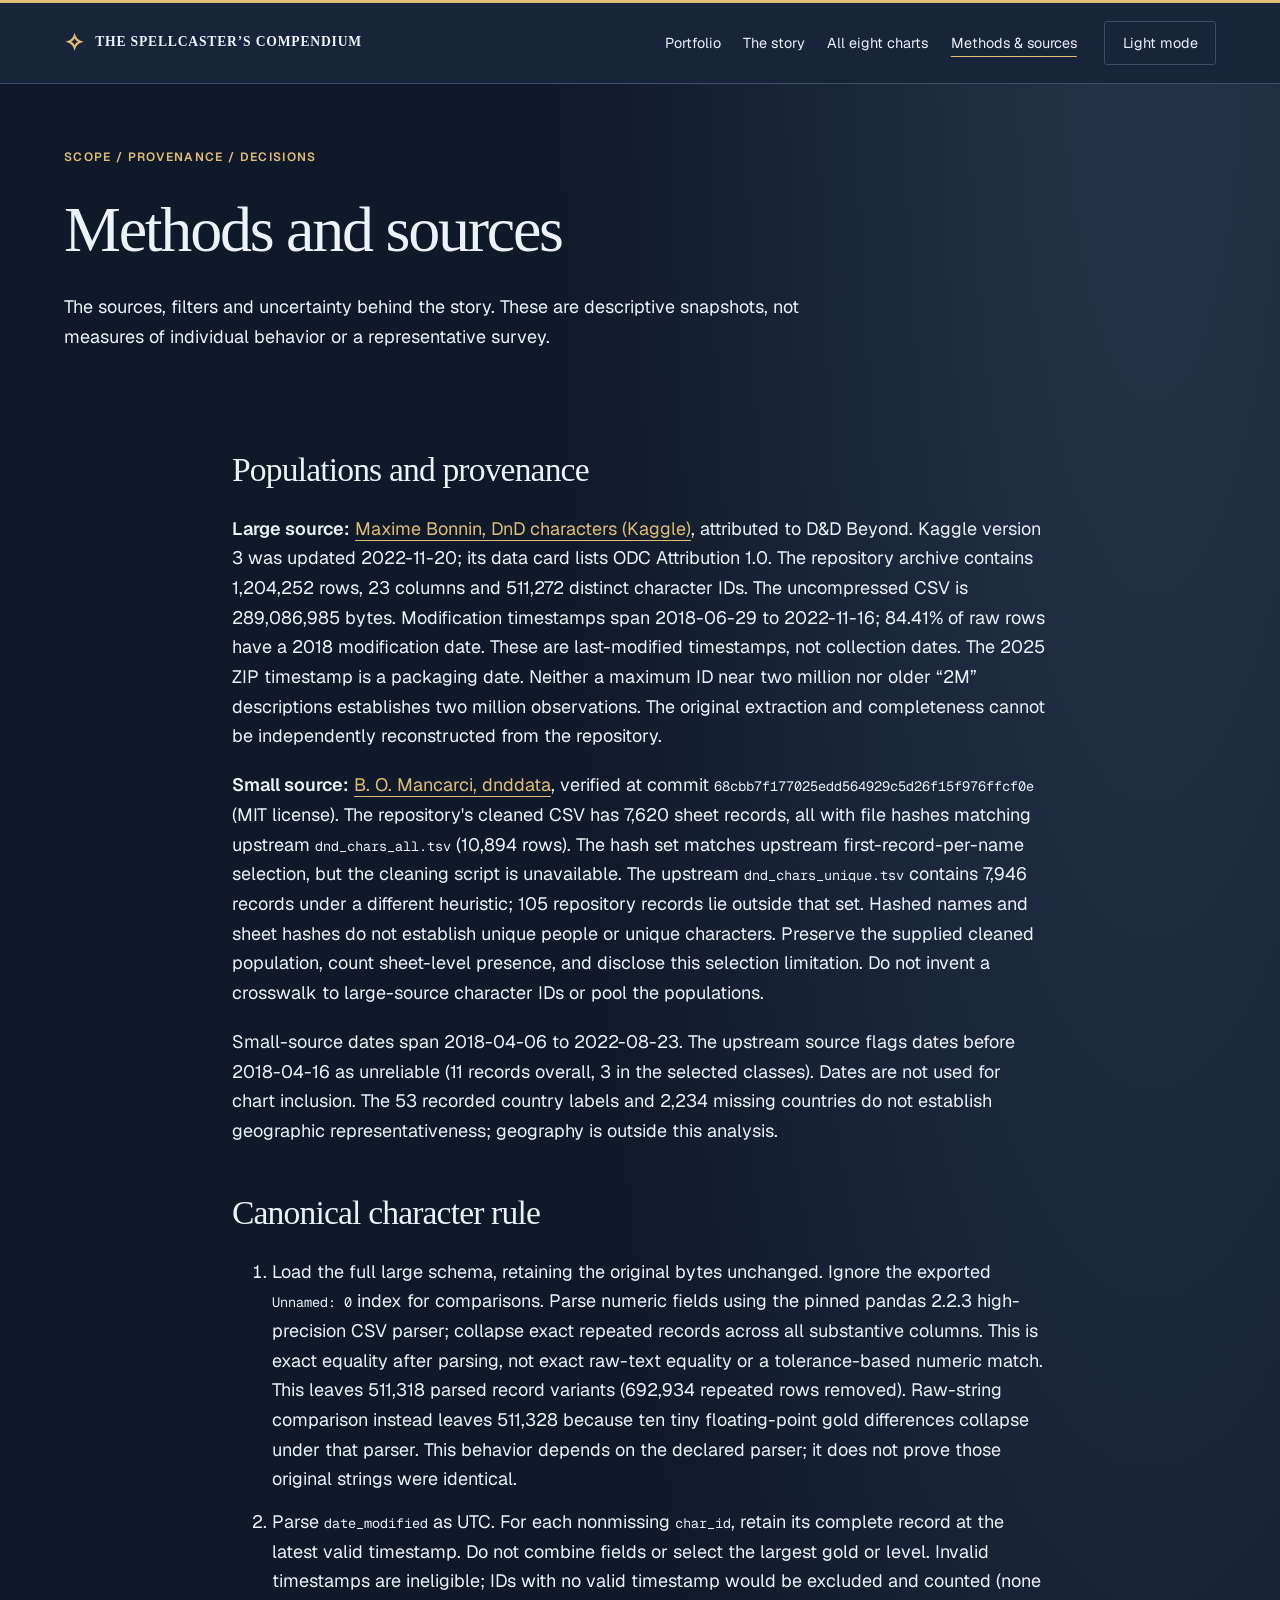
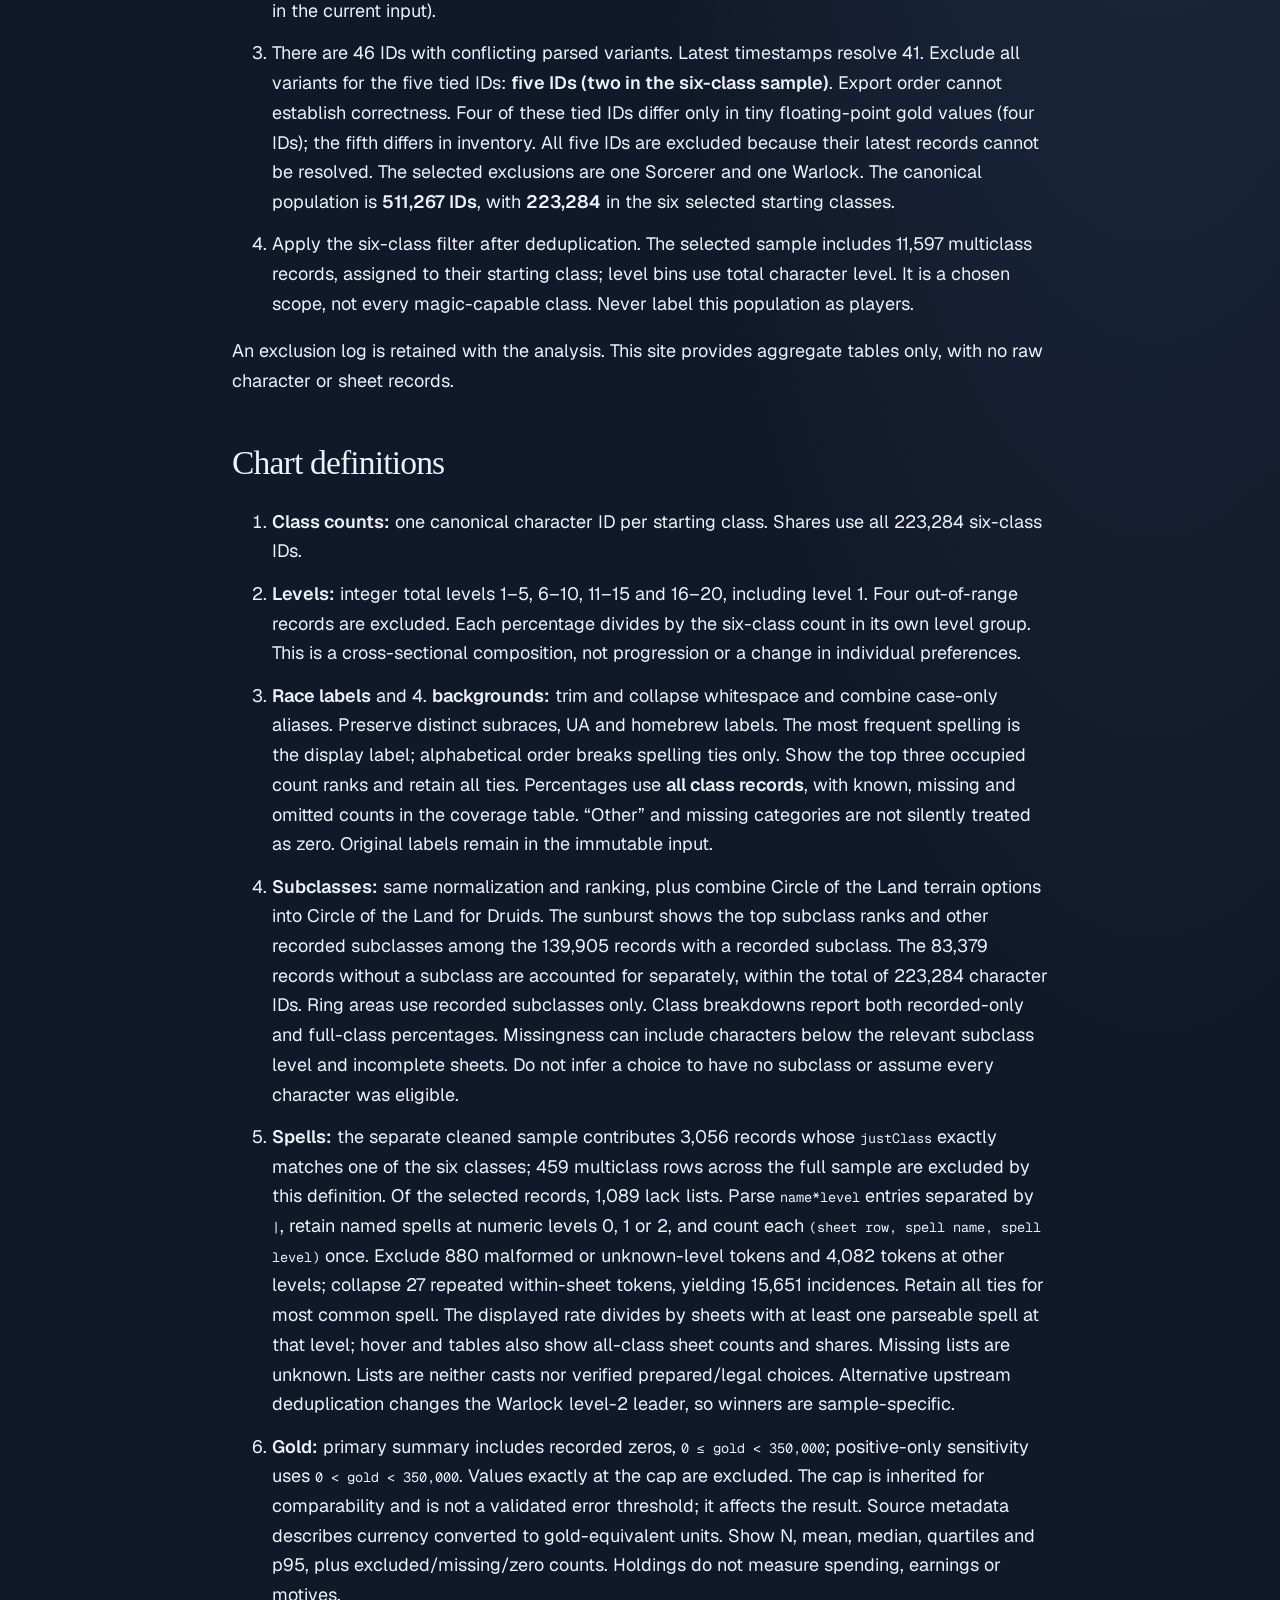
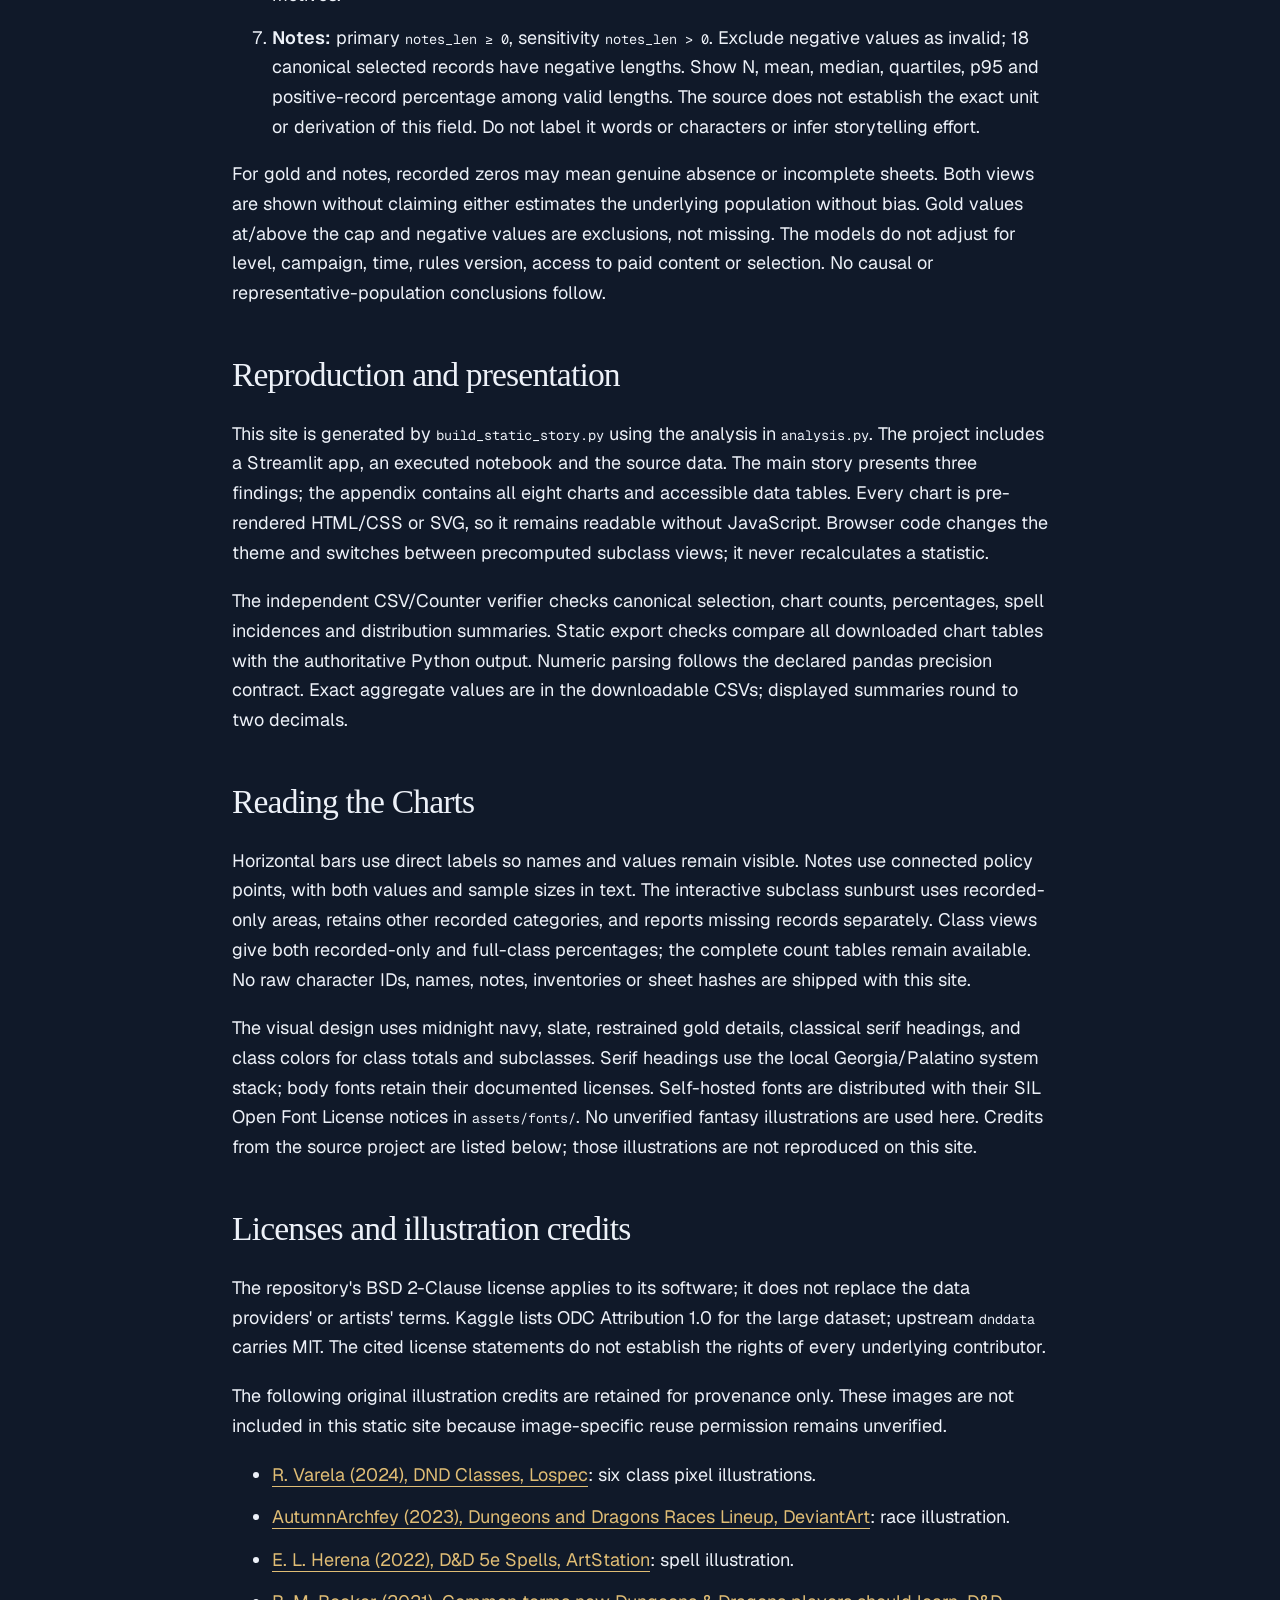
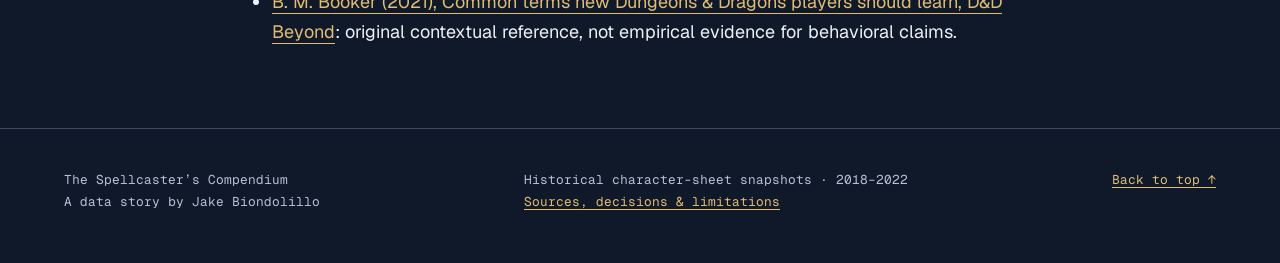
<file: projects/spellcasters-compendium/methods.html>
<!doctype html>
<html lang="en" data-theme="dark"><head><meta charset="utf-8"><meta name="viewport" content="width=device-width,initial-scale=1"><meta name="color-scheme" content="light dark"><meta name="description" content="A careful, visual exploration of D&D character sheets: class composition, listed spells and how missing information changes the story."><title>Methods and sources · The Spellcaster’s Compendium</title><link rel="stylesheet" href="styles.css?v=5be342b104c1"><script src="theme.js" defer></script><script src="subclasses.js" defer></script></head>
<body><a class="skip" href="#main">Skip to content</a><header class="topbar"><div class="wrap navrow"><a class="brand" href="index.html"><span aria-hidden="true">✧</span> THE SPELLCASTER’S COMPENDIUM</a><nav aria-label="Primary"><a href="../../index.html#work">Portfolio</a><a href="index.html">The story</a><a href="appendix.html">All eight charts</a><a href="methods.html" aria-current="page">Methods & sources</a></nav><button class="theme-toggle" type="button" data-theme-toggle hidden>Theme</button></div></header>
<main id="main" class="wrap"><header class="page-intro"><p class="kicker">Scope / provenance / decisions</p><h1>Methods and sources</h1><p>The sources, filters and uncertainty behind the story. These are descriptive snapshots, not measures of individual behavior or a representative survey.</p></header><article class="methods"><h2>Populations and provenance</h2>
<p><strong>Large source:</strong> <a href="https://www.kaggle.com/datasets/maximebonnin/dnd-characters-test" target="_blank" rel="noopener noreferrer">Maxime Bonnin, DnD characters (Kaggle)</a>, attributed to D&amp;D Beyond. Kaggle version 3 was updated 2022-11-20; its data card lists ODC Attribution 1.0. The repository archive contains 1,204,252 rows, 23 columns and 511,272 distinct character IDs. The uncompressed CSV is 289,086,985 bytes. Modification timestamps span 2018-06-29 to 2022-11-16; 84.41% of raw rows have a 2018 modification date. These are last-modified timestamps, not collection dates. The 2025 ZIP timestamp is a packaging date. Neither a maximum ID near two million nor older “2M” descriptions establishes two million observations. The original extraction and completeness cannot be independently reconstructed from the repository.</p>
<p><strong>Small source:</strong> <a href="https://github.com/oganm/dnddata" target="_blank" rel="noopener noreferrer">B. O. Mancarci, dnddata</a>, verified at commit <code>68cbb7f177025edd564929c5d26f15f976ffcf0e</code> (MIT license). The repository's cleaned CSV has 7,620 sheet records, all with file hashes matching upstream <code>dnd_chars_all.tsv</code> (10,894 rows). The hash set matches upstream first-record-per-name selection, but the cleaning script is unavailable. The upstream <code>dnd_chars_unique.tsv</code> contains 7,946 records under a different heuristic; 105 repository records lie outside that set. Hashed names and sheet hashes do not establish unique people or unique characters. Preserve the supplied cleaned population, count sheet-level presence, and disclose this selection limitation. Do not invent a crosswalk to large-source character IDs or pool the populations.</p>
<p>Small-source dates span 2018-04-06 to 2022-08-23. The upstream source flags dates before 2018-04-16 as unreliable (11 records overall, 3 in the selected classes). Dates are not used for chart inclusion. The 53 recorded country labels and 2,234 missing countries do not establish geographic representativeness; geography is outside this analysis.</p>
<h2>Canonical character rule</h2>
<ol>
<li>Load the full large schema, retaining the original bytes unchanged. Ignore the exported <code>Unnamed: 0</code> index for comparisons. Parse numeric fields using the pinned pandas 2.2.3 high-precision CSV parser; collapse exact repeated records across all substantive columns. This is exact equality after parsing, not exact raw-text equality or a tolerance-based numeric match. This leaves 511,318 parsed record variants (692,934 repeated rows removed). Raw-string comparison instead leaves 511,328 because ten tiny floating-point gold differences collapse under that parser. This behavior depends on the declared parser; it does not prove those original strings were identical.</li>
<li>Parse <code>date_modified</code> as UTC. For each nonmissing <code>char_id</code>, retain its complete record at the latest valid timestamp. Do not combine fields or select the largest gold or level. Invalid timestamps are ineligible; IDs with no valid timestamp would be excluded and counted (none in the current input).</li>
<li>There are 46 IDs with conflicting parsed variants. Latest timestamps resolve 41. Exclude all variants for the five tied IDs: <strong>five IDs (two in the six-class sample)</strong>. Export order cannot establish correctness. Four of these tied IDs differ only in tiny floating-point gold values (four IDs); the fifth differs in inventory. All five IDs are excluded because their latest records cannot be resolved. The selected exclusions are one Sorcerer and one Warlock. The canonical population is <strong>511,267 IDs</strong>, with <strong>223,284</strong> in the six selected starting classes.</li>
<li>Apply the six-class filter after deduplication. The selected sample includes 11,597 multiclass records, assigned to their starting class; level bins use total character level. It is a chosen scope, not every magic-capable class. Never label this population as players.</li>
</ol>
<p>An exclusion log is retained with the analysis. This site provides aggregate tables only, with no raw character or sheet records.</p>
<h2>Chart definitions</h2>
<ol>
<li><strong>Class counts:</strong> one canonical character ID per starting class. Shares use all 223,284 six-class IDs.</li>
<li><strong>Levels:</strong> integer total levels 1–5, 6–10, 11–15 and 16–20, including level 1. Four out-of-range records are excluded. Each percentage divides by the six-class count in its own level group. This is a cross-sectional composition, not progression or a change in individual preferences.</li>
<li><strong>Race labels</strong> and 4. <strong>backgrounds:</strong> trim and collapse whitespace and combine case-only aliases. Preserve distinct subraces, UA and homebrew labels. The most frequent spelling is the display label; alphabetical order breaks spelling ties only. Show the top three occupied count ranks and retain all ties. Percentages use <strong>all class records</strong>, with known, missing and omitted counts in the coverage table. “Other” and missing categories are not silently treated as zero. Original labels remain in the immutable input.</li>
<li><strong>Subclasses:</strong> same normalization and ranking, plus combine Circle of the Land terrain options into Circle of the Land for Druids. The sunburst shows the top subclass ranks and other recorded subclasses among the 139,905 records with a recorded subclass. The 83,379 records without a subclass are accounted for separately, within the total of 223,284 character IDs. Ring areas use recorded subclasses only. Class breakdowns report both recorded-only and full-class percentages. Missingness can include characters below the relevant subclass level and incomplete sheets. Do not infer a choice to have no subclass or assume every character was eligible.</li>
<li><strong>Spells:</strong> the separate cleaned sample contributes 3,056 records whose <code>justClass</code> exactly matches one of the six classes; 459 multiclass rows across the full sample are excluded by this definition. Of the selected records, 1,089 lack lists. Parse <code>name*level</code> entries separated by <code>|</code>, retain named spells at numeric levels 0, 1 or 2, and count each <code>(sheet row, spell name, spell level)</code> once. Exclude 880 malformed or unknown-level tokens and 4,082 tokens at other levels; collapse 27 repeated within-sheet tokens, yielding 15,651 incidences. Retain all ties for most common spell. The displayed rate divides by sheets with at least one parseable spell at that level; hover and tables also show all-class sheet counts and shares. Missing lists are unknown. Lists are neither casts nor verified prepared/legal choices. Alternative upstream deduplication changes the Warlock level-2 leader, so winners are sample-specific.</li>
<li><strong>Gold:</strong> primary summary includes recorded zeros, <code>0 ≤ gold &lt; 350,000</code>; positive-only sensitivity uses <code>0 &lt; gold &lt; 350,000</code>. Values exactly at the cap are excluded. The cap is inherited for comparability and is not a validated error threshold; it affects the result. Source metadata describes currency converted to gold-equivalent units. Show N, mean, median, quartiles and p95, plus excluded/missing/zero counts. Holdings do not measure spending, earnings or motives.</li>
<li><strong>Notes:</strong> primary <code>notes_len ≥ 0</code>, sensitivity <code>notes_len &gt; 0</code>. Exclude negative values as invalid; 18 canonical selected records have negative lengths. Show N, mean, median, quartiles, p95 and positive-record percentage among valid lengths. The source does not establish the exact unit or derivation of this field. Do not label it words or characters or infer storytelling effort.</li>
</ol>
<p>For gold and notes, recorded zeros may mean genuine absence or incomplete sheets. Both views are shown without claiming either estimates the underlying population without bias. Gold values at/above the cap and negative values are exclusions, not missing. The models do not adjust for level, campaign, time, rules version, access to paid content or selection. No causal or representative-population conclusions follow.</p>
<h2>Reproduction and presentation</h2>
<p>This site is generated by <code>build_static_story.py</code> using the analysis in <code>analysis.py</code>. The project includes a Streamlit app, an executed notebook and the source data. The main story presents three findings; the appendix contains all eight charts and accessible data tables. Every chart is pre-rendered HTML/CSS or SVG, so it remains readable without JavaScript. Browser code changes the theme and switches between precomputed subclass views; it never recalculates a statistic.</p>
<p>The independent CSV/Counter verifier checks canonical selection, chart counts, percentages, spell incidences and distribution summaries. Static export checks compare all downloaded chart tables with the authoritative Python output. Numeric parsing follows the declared pandas precision contract. Exact aggregate values are in the downloadable CSVs; displayed summaries round to two decimals.</p>
<h2>Reading the Charts</h2>
<p>Horizontal bars use direct labels so names and values remain visible. Notes use connected policy points, with both values and sample sizes in text. The interactive subclass sunburst uses recorded-only areas, retains other recorded categories, and reports missing records separately. Class views give both recorded-only and full-class percentages; the complete count tables remain available. No raw character IDs, names, notes, inventories or sheet hashes are shipped with this site.</p>
<p>The visual design uses midnight navy, slate, restrained gold details, classical serif headings, and class colors for class totals and subclasses. Serif headings use the local Georgia/Palatino system stack; body fonts retain their documented licenses. Self-hosted fonts are distributed with their SIL Open Font License notices in <code>assets/fonts/</code>. No unverified fantasy illustrations are used here. Credits from the source project are listed below; those illustrations are not reproduced on this site.</p>
<h2>Licenses and illustration credits</h2>
<p>The repository's BSD 2-Clause license applies to its software; it does not replace the data providers' or artists' terms. Kaggle lists ODC Attribution 1.0 for the large dataset; upstream <code>dnddata</code> carries MIT. The cited license statements do not establish the rights of every underlying contributor.</p>
<p>The following original illustration credits are retained for provenance only. These images are not included in this static site because image-specific reuse permission remains unverified.</p>
<ul>
<li><a href="https://lospec.com/gallery/rpvarela/dnd-classes" target="_blank" rel="noopener noreferrer">R. Varela (2024), DND Classes, Lospec</a>: six class pixel illustrations.</li>
<li><a href="https://www.deviantart.com/autumnarchfey/art/Dungeons-and-Dragons-Races-Lineup-954300538" target="_blank" rel="noopener noreferrer">AutumnArchfey (2023), Dungeons and Dragons Races Lineup, DeviantArt</a>: race illustration.</li>
<li><a href="https://www.artstation.com/artwork/LeDzkP" target="_blank" rel="noopener noreferrer">E. L. Herena (2022), D&amp;D 5e Spells, ArtStation</a>: spell illustration.</li>
<li><a href="https://www.dndbeyond.com/posts/1026-common-terms-new-dungeons-dragons-players-should" target="_blank" rel="noopener noreferrer">B. M. Booker (2021), Common terms new Dungeons &amp; Dragons players should learn, D&amp;D Beyond</a>: original contextual reference, not empirical evidence for behavioral claims.</li>
</ul>
</article></main><footer class="footer"><div class="wrap footer-inner"><span>The Spellcaster’s Compendium<br>A data story by Jake Biondolillo</span><span>Historical character-sheet snapshots · 2018–2022<br><a href="methods.html">Sources, decisions & limitations</a></span><a href="#main">Back to top ↑</a></div></footer></body></html>
</file>
<file: styles.css>
/* Official self-hosted fonts; provenance and licenses live in assets/fonts/. */
@font-face { font-family: "Geist Sans"; src: url("assets/fonts/Geist.woff2") format("woff2"); font-style: normal; font-weight: 100 900; font-display: swap; }
@font-face { font-family: "Geist Mono"; src: url("assets/fonts/GeistMono.woff2") format("woff2"); font-style: normal; font-weight: 100 900; font-display: swap; }
@font-face { font-family: "Newsreader"; src: url("assets/fonts/Newsreader.woff2") format("woff2"); font-style: normal; font-weight: 400; font-display: swap; }
/* Shared foundation. Future pages use .page-width, .section and these tokens. */
:root {
  color-scheme: light;
  --color-background: #fafafa;
  --color-ink: #242729;
  --color-muted: #5b6268;
  --color-teal: #0A7B8F;
  --color-teal-on-surface: #087488; /* Slightly deeper for small role text on wash. */
  --color-magenta: #991870;
  --color-rule: #d6dadd;
  --color-wash: #eef0f2;
  --color-control-border: #737d86;
  --font-body: "Geist Sans", -apple-system, BlinkMacSystemFont, "Segoe UI", sans-serif;
  --font-mono: "Geist Mono", ui-monospace, monospace;
  --font-display: "Newsreader", Georgia, serif;
  --font-heading: var(--font-body);
  --text-small: .8125rem;
  --text-body: 1rem;
  --text-heading: clamp(2rem, 4vw, 3rem);
  --text-display: clamp(2.5rem, 5.3vw, 4.5rem);
  --space-1: .5rem;
  --space-2: 1rem;
  --space-3: 1.5rem;
  --space-4: 2rem;
  --space-5: 3rem;
  --space-6: 4.5rem;
  --space-7: 7rem;
  --page-width: 72rem;
  --page-gutter: clamp(1.25rem, 5vw, 4rem);
  --measure: 65ch;
}
:root[data-theme="dark"] {
  color-scheme: dark;
  --color-background: #202326;
  --color-ink: #f0f2f3;
  --color-muted: #b2b9bf;
  --color-teal: #63C5D2;
  --color-teal-on-surface: var(--color-teal);
  --color-magenta: #E48BCB;
  --color-rule: #444b51;
  --color-wash: #2b3035;
  --color-control-border: #859099;
}
@media (prefers-color-scheme: dark) {
  :root:not([data-theme]) {
  color-scheme: dark;
  --color-background: #202326;
  --color-ink: #f0f2f3;
  --color-muted: #b2b9bf;
  --color-teal: #63C5D2;
  --color-teal-on-surface: var(--color-teal);
  --color-magenta: #E48BCB;
  --color-rule: #444b51;
  --color-wash: #2b3035;
  --color-control-border: #859099;
  }
}
* { box-sizing: border-box; }
body { margin: 0; background: var(--color-background); color: var(--color-ink); font: var(--text-body)/1.7 var(--font-body); }
button, a { -webkit-tap-highlight-color: transparent; }
button { font: inherit; }
a { color: var(--color-magenta); text-underline-offset: .25em; text-decoration-thickness: 1px; }
a:hover { color: var(--color-magenta); text-decoration-thickness: 2px; }
:focus-visible { outline: 3px solid var(--color-magenta); outline-offset: 5px; border-radius: 2px; }
::selection { background: var(--color-magenta); color: var(--color-background); }
[hidden] { display: none !important; }
.page-width { width: min(var(--page-width), calc(100% - 2 * var(--page-gutter))); margin-inline: auto; }
.site-header { font-family: var(--font-mono); font-size: .8125rem; letter-spacing: .045em; text-transform: uppercase; border-bottom: 1px solid var(--color-rule); }
.header-inner { display: flex; align-items: center; justify-content: space-between; gap: var(--space-4); min-height: 7rem; }
.site-name { margin-right: auto; font-size: .875rem; font-weight: 500; letter-spacing: .035em; text-decoration: none; color: var(--color-ink); white-space: nowrap; }
.site-name span { color: var(--color-magenta); }
.site-nav { display: flex; align-items: center; gap: var(--space-4); }
.site-nav a { display: inline-flex; align-items: center; min-height: 44px; color: var(--color-ink); text-decoration: none; }
.site-nav a:hover, .site-nav a[aria-current] { color: var(--color-magenta); text-decoration: underline; text-decoration-thickness: 2px; text-underline-offset: .6em; }
.header-controls { display: flex; align-items: center; gap: var(--space-1); }
.theme-toggle { display: inline-flex; align-items: center; justify-content: center; width: 44px; height: 44px; flex-shrink: 0; }
.theme-toggle, .menu-toggle { background: transparent; border: 1px solid var(--color-control-border); border-radius: 6px; color: var(--color-ink); cursor: pointer; }
.theme-toggle:hover, .menu-toggle:hover { background: var(--color-wash); }
.theme-toggle[aria-pressed="true"] { color: var(--color-magenta); }
.menu-toggle { text-transform: uppercase; letter-spacing: .035em; align-items: center; gap: var(--space-1); min-height: 44px; padding: .25rem .5rem;  }
.menu-symbol { font-size: 1.25rem; line-height: 1; }
.skip-link { position: absolute; top: .5rem; left: var(--page-gutter); padding: .5rem 1rem; background: var(--color-ink); color: var(--color-background); transform: translateY(-200%); z-index: 2; }
.skip-link:focus { transform: none; }
.page { padding-block: var(--space-6) var(--space-7); }
.section { padding-block: var(--space-6); border-bottom: 1px solid var(--color-rule); scroll-margin-top: var(--space-4); }
.section:first-child { padding-top: 0; }
.section-heading { margin-bottom: var(--space-5); }
p { max-width: var(--measure); margin: 0 0 var(--space-3); }
h1, h2, h3 { margin: 0; font-family: var(--font-heading); font-weight: 600; line-height: 1.15; letter-spacing: -.035em; text-wrap: balance; }
h1 { font-size: var(--text-display); }
h2 { font-size: var(--text-heading); max-width: 27ch; }
h3 { font-size: 1.5rem; }
.eyebrow { font-family: var(--font-mono); color: var(--color-magenta); font-size: var(--text-small); font-weight: 600; letter-spacing: .06em; text-transform: uppercase; margin-bottom: var(--space-3); }
/* Static opening and replaceable, source-traced lotus artwork. */
.hero { display: grid; grid-template-columns: minmax(0, 1.35fr) minmax(0, .85fr); align-items: center; gap: var(--space-5); padding-block: var(--space-3) var(--space-6); border-bottom: 1px solid var(--color-rule); scroll-margin-top: var(--space-4); }
.hero-copy { min-width: 0; }
.hero h1 { font: 400 clamp(2.75rem, 4.8vw, 4.5rem)/1.06 var(--font-display); font-optical-sizing: auto; letter-spacing: -.025em; max-width: 19ch; text-wrap: balance; }
.hero-tagline { margin: var(--space-3) 0 0; color: var(--color-muted); font-size: clamp(1rem, 1.5vw, 1.125rem); }
.hero-artwork { display: grid; place-items: center; min-height: 17rem; container-type: inline-size; }
/* Whole grid multiples preserve cell sizes; both states share one fixed box. */
.lotus { position: relative; display: block; width: 176px; height: 142px; padding: 0; border: 0; background: transparent; cursor: default; color: var(--color-magenta); }
.lotus-palette, .lotus img { position: absolute; inset: 0; width: 100%; height: 100%; }
.lotus img { display: block; image-rendering: pixelated; }
.lotus-echo { visibility: hidden; }
.lotus-dark { display: none; }
:root[data-theme="dark"] .lotus-light { display: none; }
:root[data-theme="dark"] .lotus-dark { display: block; }
@media (hover: hover) and (pointer: fine) {
  .lotus[data-hover="true"] .lotus-echo { visibility: visible; }
}
@media (prefers-color-scheme: dark) {
  :root:not([data-theme]) .lotus-light { display: none; }
  :root:not([data-theme]) .lotus-dark { display: block; }
}
@container (min-width: 352px) {
  .lotus { width: 352px; height: 284px; }
}
.visually-hidden { position: absolute; width: 1px; height: 1px; padding: 0; margin: -1px; overflow: hidden; clip-path: inset(50%); white-space: nowrap; border: 0; }
/* State changes are immediate for everyone, including reduced-motion users. */
/* Visual tiles use two columns; preserved text links remain below them. */
.project-list { display: grid; grid-template-columns: minmax(0, 1fr); border-top: 1px solid var(--color-rule); }
.project-link { display: block; padding-block: var(--space-3); color: inherit; text-decoration: none; border-bottom: 1px solid var(--color-rule); }
.project-link:last-child { border-bottom: 0; padding-bottom: 0; }
.project-link h3 { display: inline; font: 400 1.75rem/1.2 var(--font-display); font-optical-sizing: auto; letter-spacing: -.02em; }
.project-link h3::after { content: " ↗"; font: 1.1rem var(--font-body); color: var(--color-teal); }
.project-link:hover h3 { text-decoration: underline; text-underline-offset: .2em; }
.project-link p { margin: var(--space-1) 0; color: var(--color-muted); }
.chip { font-family: var(--font-mono); font-size: var(--text-small); color: var(--color-teal); }
.bio { max-width: var(--measure); }
.small-heading { font: 600 var(--text-body)/1.7 var(--font-body); letter-spacing: 0; margin: var(--space-4) 0 var(--space-2); }
.skill-list { display: flex; flex-wrap: wrap; gap: var(--space-1); }
.skill-list span { background: var(--color-wash); padding: .25rem .75rem; border: 1px solid var(--color-rule); font-size: .875rem; }
.contact-links { display: flex; flex-wrap: wrap; gap: var(--space-2) var(--space-4); }
.contact-links a { display: inline-flex; align-items: center; gap: var(--space-1); min-height: 44px; overflow-wrap: anywhere; }
.contact-icon { display: inline-flex; width: 18px; flex-shrink: 0; }
.contact-icon svg { width: 100%; fill: currentColor; }
@media (max-width: 48rem) {
  .header-inner { flex-wrap: wrap; gap: var(--space-1); min-height: 5.5rem; padding-block: var(--space-2); }
  .site-name { margin-right: auto; font-size: .75rem; }
  .menu-toggle:not([hidden]) { display: inline-flex; }
  .site-nav { width: 100%; flex-direction: column; align-items: stretch; gap: 0; padding-top: var(--space-2); margin-top: var(--space-2); border-top: 1px solid var(--color-rule); }
  .site-nav a { min-height: 48px; }
  .hero { grid-template-columns: minmax(0, 1fr); gap: var(--space-4); padding-block: 0 var(--space-5); }
  .hero-artwork { min-height: 7rem; }
  .page { padding-block: var(--space-5) var(--space-6); }
  .section { padding-block: var(--space-5); }
  .section-heading { margin-bottom: var(--space-4); }
  .contact-links { flex-direction: column; align-items: flex-start; }
}
@media (forced-colors: active) {
  .site-nav a[aria-current] { text-decoration: underline; }
}

.about-title { font-size: var(--text-heading); max-width: 27ch; }

/* Attune keeps its authentic brand artwork in both site themes. */
.project-grid { display: grid; grid-template-columns: repeat(2, minmax(0, 1fr)); gap: var(--space-4); align-items: start; }
.project-tile { min-width: 0; padding-block: var(--space-4) var(--space-5); border-bottom: 1px solid var(--color-rule); }
.attune-visual { margin: 0; display: grid; grid-template-columns: minmax(0, 1fr); align-items: center; gap: var(--space-3); padding: var(--space-3); background: #fffbef; color: #292d2b; border: 1px solid #dedbcf; border-radius: 12px; }
.attune-identity { display: flex; flex-wrap: wrap; align-items: center; justify-content: space-between; gap: var(--space-2); min-width: 0; }
.attune-name { font-family: var(--font-body); font-size: 2.25rem; font-weight: 500; letter-spacing: -.055em; line-height: 1.1; }
.attune-elements { display: grid; grid-template-columns: repeat(4, minmax(0, 1fr)); gap: .5rem; width: min(100%, 9rem); }
.attune-elements img { display: block; width: 100%; height: auto; }
.attune-product { display: grid; justify-items: center; gap: var(--space-2); min-width: 0; }
.attune-screen { display: block; width: min(100%, 12rem); height: auto; border: 1px solid #b7b7b0; border-radius: 8px; }
.attune-screen-caption { margin: 0; color: #555b59; font-family: var(--font-mono); font-size: .75rem; text-align: center; }
.project-details { padding-top: var(--space-3); }
.project-title-row { display: flex; flex-wrap: wrap; align-items: baseline; justify-content: space-between; gap: var(--space-1) var(--space-3); }
.project-details h3 { font: 400 clamp(2rem, 3vw, 2.5rem)/1.15 var(--font-display); letter-spacing: -.02em; }
.project-status { color: var(--color-muted); font: 400 .75rem/1.6 var(--font-mono); }
.project-roles { display: flex; flex-wrap: wrap; gap: var(--space-1); margin: var(--space-2) 0 0; padding: 0; list-style: none; }
.project-roles li, .project-role { display: inline-block; max-width: 100%; overflow-wrap: anywhere; padding: .25rem .65rem; border: 1px solid var(--color-rule); color: var(--color-teal-on-surface); background: var(--color-wash); font: 400 .75rem/1.6 var(--font-mono); border-radius: 4px; }
.project-link .chip { display: inline-block; margin-left: .5rem; }
@media (max-width: 36rem) {
  .attune-visual { grid-template-columns: minmax(0, 1fr); gap: var(--space-3); padding: var(--space-3); }
  .attune-identity { gap: var(--space-2); }
  .attune-elements { width: 8rem; }
  .attune-screen { width: min(100%, 12rem); }
  .project-title-row { display: grid; }
}

@media (max-width: 48rem) {
  .project-grid { grid-template-columns: minmax(0, 1fr); }
}

/* Project artwork retains each product’s own palette in both site themes. */
.project-visual { margin: 0; display: grid; justify-items: center; gap: var(--space-3); padding: var(--space-3); border: 1px solid; border-radius: 12px; min-width: 0; }
.project-wordmark { justify-self: start; font: 500 2.25rem/1.1 var(--font-body); letter-spacing: -.055em; overflow-wrap: anywhere; }
.project-phone { display: block; width: min(100%, 12rem); height: auto; border: 1px solid #626660; border-radius: 8px; }
.project-visual figcaption { font: 400 .75rem/1.6 var(--font-mono); text-align: center; }
.proggy-visual { padding: clamp(1.5rem, 3vw, 3rem); background: #242424; color: #f5f5f5; border-color: #454a42; }
.alice-visual { background: #e6edff; color: #253353; border-color: #c2cce5; }
.alice-character { display: block; width: min(100%, 25rem); height: auto; image-rendering: pixelated; }
.project-details h3 a { color: inherit; text-decoration-thickness: .055em; text-underline-offset: .16em; }

.proggy-screens { display: grid; grid-template-columns: repeat(2, minmax(0, 1fr)); gap: var(--space-2); width: 100%; max-width: 25rem; }
.proggy-screens .project-phone { width: 100%; }

.gdd-visual { background: var(--color-wash); color: var(--color-ink); border-color: var(--color-rule); }
.gdd-art-pending { display: grid; place-items: center; width: 100%; aspect-ratio: 4 / 3; border: 1px dashed var(--color-rule); padding: var(--space-3); text-align: center; font: 400 .75rem/1.6 var(--font-mono); color: var(--color-muted); }

.gdd-art { display: block; width: 100%; height: auto; border-radius: 6px; }
.descent-visual { background: #102522; color: #e2eadf; border-color: #345349; }
.petal-visual { background: #eee7d4; color: #34422f; border-color: #cec5aa; }

.attune-logo-visual { justify-items: center; padding: clamp(2.5rem, 6vw, 5rem); }
.attune-logo { display: block; width: min(100%, 16rem); height: auto; }
.petal-visual { padding: clamp(1.5rem, 4vw, 3rem); }
.petal-garden { display: block; width: min(100%, 17rem); height: auto; border-radius: 8px; }

/* Reserve the screen footprint so the logo reveal never shifts adjacent cards. */
.proggy-visual { position: relative; }
.proggy-preview-toggle { position: absolute; inset: 0; width: 100%; border: 0; border-radius: inherit; background: transparent; cursor: default; display: grid; place-items: center; padding: clamp(1.5rem, 3vw, 3rem); }
.proggy-preview-toggle[hidden] { display: none; }
.proggy-logo { display: block; width: min(100%, 21rem); height: auto; transition: opacity 160ms ease; }
.proggy-visual[data-preview] .proggy-screens { pointer-events: none; }
.proggy-visual[data-preview] .project-phone { opacity: 0; transform: translateY(12px); transition: opacity 180ms ease, transform 180ms ease; }
.proggy-visual[data-preview="true"] .proggy-logo { opacity: 0; }
.proggy-visual[data-preview="true"] .project-phone { opacity: 1; transform: none; }
.proggy-visual[data-preview="true"] .project-phone:nth-child(2) { transition-delay: 60ms; }
@media (prefers-reduced-motion: reduce) {
  .proggy-logo, .proggy-visual[data-preview] .project-phone { transition: none; transform: none; }
}

/* Approved covers share Proggy's progressive, hover-only preview state. */
.cover-preview { position: relative; padding: 0; overflow: hidden; }
.cover-preview.petal-visual { background: #e9ecd8; }
.cover-preview.descent-visual { background: #36283b; }
.cover-preview-toggle { position: absolute; inset: 0; width: 100%; height: 100%; padding: 0; border: 0; border-radius: inherit; background: transparent; cursor: default; }
.cover-preview-toggle[hidden] { display: none; }
.project-cover { display: block; width: 100%; height: 100%; object-fit: contain; transition: opacity 160ms ease; }
.cover-preview-content { position: relative; display: grid; place-items: center; width: 100%; aspect-ratio: 3 / 2; min-width: 0; }
.cover-preview-content > img { position: absolute; inset: 0; width: 100%; height: 100%; min-height: 0; max-height: 100%; object-fit: contain; padding: var(--space-2); }
.cover-preview[data-preview] .cover-preview-content { pointer-events: none; }
.cover-preview[data-preview] .cover-preview-content > img { opacity: 0; transform: translateY(12px); transition: opacity 180ms ease, transform 180ms ease; }
.cover-preview[data-preview="true"] .project-cover { opacity: 0; }
.cover-preview[data-preview="true"] .cover-preview-content > img { opacity: 1; transform: none; }
.cover-preview[data-preview="true"] .cover-preview-content > img:nth-child(2) { transition-delay: 60ms; }
.cover-preview[data-preview="true"] .cover-preview-content > img:nth-child(3) { transition-delay: 120ms; }
.cover-preview[data-preview="true"] .cover-preview-content > img:nth-child(4) { transition-delay: 180ms; }
@media (prefers-reduced-motion: reduce) {
  .project-cover, .cover-preview[data-preview] .cover-preview-content > img { transition: none; transform: none; }
}

/* Alice shares the same upward reveal, with no stagger for its single image. */
.alice-visual .cover-preview-content { aspect-ratio: 1; }
.alice-visual .alice-character { width: min(100%, 25rem); margin-inline: auto; }

/* Two complete UI screens, no crop; a taller footprint keeps them legible. */
.petal-screen-pair { grid-template-columns: repeat(2, minmax(0, 1fr)); align-items: center; gap: clamp(.5rem, 1.5vw, 1rem); padding: clamp(.5rem, 1.5vw, 1rem); aspect-ratio: auto; }
.petal-screen-pair > img { position: static; width: 100%; height: auto; padding: 0; max-height: none; border-radius: 6px; }

/* All four approved environments remain equal squares at every viewport. */
.descent-area-grid { grid-template-columns: repeat(2, minmax(0, 1fr)); grid-template-rows: repeat(2, minmax(0, 1fr)); gap: clamp(.375rem, 1vw, .625rem); padding: clamp(.375rem, 1vw, .625rem); aspect-ratio: 1; }
.descent-area-grid > img { position: static; width: 100%; height: 100%; min-width: 0; min-height: 0; aspect-ratio: 1; object-fit: cover; object-position: center; padding: 0; border-radius: 3px; }
.descent-area-grid > .area-fractured-hearth { object-position: 50% 20%; }

.cover-preview.compendium-visual { background: #101929; color: #edf1f8; border-color: #3c4c65; }
.compendium-charts { grid-template-rows: minmax(0, 260fr) minmax(0, 220fr); gap: .5rem; padding: clamp(.5rem, 1.2vw, 1rem); }
.compendium-charts > img { position: static; padding: 0; object-fit: contain; }

/* One square visual footprint for every project, independent of source ratio. */
.project-tile > figure { width: 100%; aspect-ratio: 1; min-height: 0; grid-template-rows: minmax(0, 1fr); }
.project-tile .cover-preview-content { width: 100%; height: 100%; min-height: 0; aspect-ratio: auto; }
.project-tile .proggy-screens { height: 100%; min-height: 0; grid-template-rows: minmax(0, 1fr); }
.project-tile .proggy-screens > img,
.project-tile .petal-screen-pair > img { width: auto; height: auto; min-width: 0; min-height: 0; max-width: 100%; max-height: 100%; place-self: center; object-fit: contain; }
.project-tile .attune-logo { width: auto; height: auto; max-width: min(100%, 16rem); max-height: 100%; min-height: 0; place-self: center; object-fit: contain; }

/* End the page after its final content, without the former footer band. */
.page { padding-bottom: var(--space-4); }
.page > .section:last-child { border-bottom: 0; padding-bottom: 0; }

/* Reveal one complete, original vector family without moving the tile or link. */
.attune-logo-visual { position: relative; overflow: hidden; }
.attune-symbol-set { position: absolute; inset: clamp(1.5rem, 4vw, 3rem); display: grid; grid-template-columns: repeat(2, minmax(0, 1fr)); grid-template-rows: repeat(2, minmax(0, 1fr)); gap: clamp(.75rem, 2vw, 2rem); opacity: 0; visibility: hidden; pointer-events: none; }
.attune-symbol-set > div { min-width: 0; min-height: 0; display: grid; grid-template-rows: minmax(0, 1fr) auto; justify-items: center; align-items: center; gap: .25rem; }
.attune-symbol-set img { display: block; width: auto; height: auto; max-width: 100%; max-height: 100%; aspect-ratio: 1; object-fit: contain; }
.attune-symbol-set span { font: 400 .7rem/1.4 var(--font-mono); letter-spacing: .15em; text-transform: uppercase; color: #292a2d; }
.attune-tile[data-hover="true"] .attune-logo,
.attune-tile:focus-within .attune-logo { opacity: 0; }
.attune-tile[data-hover="true"] .attune-symbol-set,
.attune-tile:focus-within .attune-symbol-set { opacity: 1; visibility: visible; }
@media (prefers-reduced-motion: no-preference) {
  .attune-logo { transition: opacity 200ms ease; }
  .attune-symbol-set { transform: translateY(8px); transition: opacity 240ms ease, transform 240ms ease, visibility 240ms; }
  .attune-tile[data-hover="true"] .attune-symbol-set,
  .attune-tile:focus-within .attune-symbol-set { transform: translateY(0); }
}
</file>
<file: projects/alice/case-study.css>
.alice-case{--alice-red:#a72c43;--alice-pale:#eee8de;--alice-green:#162b24;--alice-paper:#fbf8f2;background:var(--color-background)}
:root[data-theme=dark] .alice-case{--alice-red:#f097a6;--alice-pale:#30382f;--alice-paper:#272e29}
.alice-case .eyebrow{color:var(--alice-red);font-size:.72rem;letter-spacing:.12em;font-weight:500}
.alice-case .back-link{display:inline-block;padding-block:1.75rem .25rem;color:var(--color-muted);font-size:.83rem;text-decoration:none}
.alice-case .alice-hero{padding-top:2rem}
.alice-case .hero-heading{display:grid;grid-template-columns:1.5fr 1fr;gap:4rem;align-items:center;margin:1.2rem 0 2.8rem}
.alice-case h1{font:400 clamp(3.5rem,7.9vw,6.3rem)/.96 var(--font-display);letter-spacing:-.055em;text-wrap:initial}
.alice-case h1 em{color:var(--alice-red);font-style:italic}
.alice-case .hero-intro>p:first-child{font:400 1.6rem/1.2 var(--font-display);letter-spacing:-.025em;margin-bottom:1rem}
.alice-case .hero-description{font-size:.9rem;line-height:1.6;max-width:34ch;margin-bottom:1.3rem;color:var(--color-muted)}
.alice-case .play-link{display:inline-flex;justify-content:space-between;gap:2rem;align-items:center;min-height:48px;padding:.6rem 1rem;background:var(--alice-red);color:#fff;font-weight:500;font-size:.9rem;text-decoration:none;border:1px solid transparent}
:root[data-theme=dark] .alice-case .play-link{color:#242729}
.alice-case .play-link:hover{background:var(--color-ink);color:var(--color-background)}
.alice-case .download-note{display:block;color:var(--color-muted);font-size:.71rem;margin-top:.6rem}
.alice-case figure{margin:0}
.alice-case .hero-gameplay{background:var(--alice-green);border:1px solid var(--alice-green);color:#e5ebdc}
.alice-case .video-stage{position:relative;aspect-ratio:839/469;overflow:hidden;background:#111d17}
.alice-case .video-stage>img{display:block;width:100%;height:100%;object-fit:contain;image-rendering:pixelated}
.alice-case #video-mount,.alice-case #video-mount iframe{position:absolute;inset:0;width:100%;height:100%;border:0}
.alice-case .video-toolbar{display:flex;flex-wrap:wrap;align-items:center;gap:.5rem 1.3rem;padding:.6rem 1.25rem;border-bottom:1px solid #486253;min-height:65px;font-size:.75rem}
.alice-case .video-toolbar button{border:1px solid #95ac9d;color:#f7f8f2;background:transparent;padding:.55rem .8rem;min-height:44px;cursor:pointer;font-size:.8rem}
.alice-case .video-toolbar button:hover{background:#2c4939}
.alice-case .duration{margin-left:.7rem;color:#b9c9bb;font-family:var(--font-mono);font-size:.7rem}
.alice-case .video-toolbar a{color:#e5ebdc;display:inline-flex;align-items:center;min-height:44px}
.alice-case #video-note{margin-left:auto;color:#b9c9bb;font-size:.68rem}
.alice-case .hero-gameplay figcaption{padding:.8rem 1.25rem;font-size:.72rem;color:#cad7c7;display:flex;justify-content:space-between;gap:1rem}
.alice-case .game-controls{display:flex;gap:2.5rem;margin:1rem 0 2.5rem;justify-content:center;font-size:.75rem;color:var(--color-muted)}
.alice-case .game-controls div{display:flex;align-items:center;gap:.7rem}
.alice-case dd{margin:0}
.alice-case kbd{font: .7rem var(--font-mono);border:1px solid var(--color-rule);padding:.2rem .4rem;border-radius:3px;color:var(--color-ink)}
.alice-case .project-facts{display:grid;grid-template-columns:1.2fr .8fr 1.2fr 1fr;gap:2rem;padding:1.8rem 0 2rem;border-top:1px solid var(--color-rule);margin:0}
.alice-case .project-facts dt,.alice-case .diagram-label{font:.65rem/1.6 var(--font-mono);letter-spacing:.08em;text-transform:uppercase;color:var(--color-muted);margin-bottom:.5rem}
.alice-case .project-facts dd{font-size:.84rem;line-height:1.6}
.alice-case .chapter-nav{border-block:1px solid var(--color-rule);display:flex;gap:3rem;padding:.6rem 0;font: .67rem var(--font-mono);text-transform:uppercase;letter-spacing:.02em}
.alice-case .chapter-nav a{color:var(--color-muted);text-decoration:none;display:inline-flex;align-items:center;min-height:44px}
.alice-case .chapter-nav a:hover{color:var(--alice-red)}
.alice-case section[id]{scroll-margin-top:2rem}
.alice-case .experience,.alice-case .build-section{padding-top:5.5rem}
.alice-case .section-intro{display:grid;grid-template-columns:1fr 1fr;gap:5rem;margin-bottom:2.5rem;align-items:start}
.alice-case h2{font:400 clamp(2.3rem,4vw,3.5rem)/1.05 var(--font-display);letter-spacing:-.04em;max-width:21ch}
.alice-case .section-intro p:not(.eyebrow){font-size:.92rem;line-height:1.75}
.alice-case .section-intro>p{padding-top:2.4rem}
.alice-case .gameplay-pair{display:grid;grid-template-columns:1fr 1fr;gap:1.5rem}
.alice-case .still-link{display:block;background:#14251c;overflow:hidden}
.alice-case .still-link img{display:block;width:100%;height:auto}
.alice-case .gameplay-pair figcaption{color:var(--color-muted);font-size:.8rem;padding-top:1rem}
.alice-case .gameplay-pair figcaption span{display:block;color:var(--color-ink);font-weight:500;margin-bottom:.25rem}
.alice-case .media-note{font-size:.7rem;color:var(--color-muted);margin-top:1.2rem}
.alice-case .level-route{list-style:none;display:grid;grid-template-columns:repeat(5,1fr);padding:1.5rem 0;margin:2rem 0 0;border-block:1px solid var(--color-rule);gap:1.2rem}
.alice-case .level-route li{font-size:.78rem;position:relative}
.alice-case .level-route span{font:.65rem var(--font-mono);color:var(--alice-red);display:block;margin-bottom:.6rem;text-transform:uppercase}
.alice-case .decision{display:grid;grid-template-columns:1fr 1fr;gap:5rem;align-items:center;padding:2.2rem 0 3.2rem}
.alice-case .decision+.decision{border-top:1px solid var(--color-rule);padding-top:3.5rem}
.alice-case .decision-number{color:var(--alice-red);font:.7rem var(--font-mono);margin-bottom:1.2rem;text-transform:uppercase;letter-spacing:.03em}
.alice-case h3{font:400 clamp(1.9rem,2.6vw,2.5rem)/1.12 var(--font-display);letter-spacing:-.025em;margin-bottom:1.3rem}
.alice-case .decision p:not(.decision-number){font-size:.88rem;line-height:1.8}
.alice-case .takeaway{color:var(--color-muted);margin-bottom:0}
.alice-case .spawn-diagram{background:var(--alice-paper);border:1px solid var(--color-rule);display:grid;grid-template-columns:1fr 1fr;padding:2rem 1.6rem 1.1rem;gap:1.4rem}
.alice-case .spawn-diagram p{font-size:.9rem;margin-top:.7rem;margin-bottom:1rem;line-height:1.5}
.alice-case .diagram-before{border-right:1px solid var(--color-rule);padding-right:1.2rem}
.alice-case .references{display:flex;gap:.6rem;margin:2rem 0;color:var(--color-muted)}
.alice-case .references span{border:1px solid var(--color-rule);width:30px;text-align:center}
.alice-case .gizmo-line{display:flex;justify-content:space-between;align-items:center;color:var(--alice-red);border-bottom:1px dotted var(--color-control-border);margin:1.2rem 0 .6rem}
.alice-case .gizmo-line span{font:1.6rem var(--font-mono)}
.alice-case .diagram-small{font:.65rem var(--font-mono);color:var(--color-muted)}
.alice-case .spawn-diagram figcaption,.alice-case .attack-diagram figcaption{grid-column:1/-1;font-size:.64rem;color:var(--color-muted);padding-top:1rem;border-top:1px solid var(--color-rule);line-height:1.6}
.alice-case .attack-diagram{padding:2rem 1.6rem 1.1rem;background:var(--alice-paper);border:1px solid var(--color-rule)}
.alice-case .attack-steps{display:grid;grid-template-columns:1fr auto 1fr;align-items:start;gap:1.2rem;padding-bottom:1.8rem}
.alice-case .attack-steps p{font-size:.78rem!important;line-height:1.6!important;margin:0}
.alice-case .warning-line{display:block;width:2px;height:55px;background:var(--alice-red);margin:1.5rem auto}
.alice-case .card-paths{display:flex;justify-content:space-between;margin:1.5rem 0;color:var(--alice-red);height:55px;align-items:center;font-size:1.8rem}
.alice-case .card-paths i{font-style:normal}
.alice-case .flow-arrow{margin-top:3.7rem;color:var(--color-muted)}
.alice-case .iteration-note{display:grid;grid-template-columns:1fr 2fr;gap:4rem;border-top:1px solid var(--color-rule);padding:2rem 0 4rem}
.alice-case .iteration-note p{margin:0;font-size:.85rem}
.alice-case .iteration-note .eyebrow{font-size:.7rem;padding-top:.2rem}
.alice-case .reflection{background:var(--alice-paper);border-block:1px solid var(--color-rule);padding:3rem 2.5rem}
.alice-case .reflection-layout{display:grid;grid-template-columns:1fr 1fr;gap:4rem}
.alice-case .reflection h2{max-width:15ch}
.alice-case .reflection h2 em{color:var(--alice-red)}
.alice-case .reflection p:not(.eyebrow){font-size:.87rem;line-height:1.8}
.alice-case .reflection code{font-size:.8rem;overflow-wrap:anywhere}
.alice-case .reflection-end{color:var(--color-muted);margin-bottom:0}
.alice-case .credits{display:grid;grid-template-columns:1fr 1fr;gap:5rem;padding:4rem 0}
.alice-case .team-credits{margin:0}
.alice-case .team-credits>div{margin-bottom:1.3rem}
.alice-case .team-credits dt{font-weight:500;font-size:.85rem}
.alice-case .team-credits dd{color:var(--color-muted);font-size:.8rem;line-height:1.7;margin-top:.2rem}
.alice-case details{font-size:.75rem;border-top:1px solid var(--color-rule);margin-top:1.8rem;padding-top:.7rem}
.alice-case summary{cursor:pointer;min-height:44px;align-content:center}
.alice-case details p{margin-top:.8rem}
.alice-case .closing{padding:2.2rem 0 3rem;border-top:1px solid var(--color-rule);display:flex;gap:2rem;align-items:center;flex-wrap:wrap}
.alice-case .closing p{font:400 2rem var(--font-display);letter-spacing:-.025em;margin:0 auto 0 0}
.alice-case .closing .download-note{margin:0}
.alice-case .case-footer{display:flex;flex-wrap:wrap;justify-content:space-between;gap:1rem;padding:2rem 0 3rem;border-top:1px solid var(--color-rule);font-size:.78rem}
.alice-case .case-footer a{display:inline-flex;min-height:44px;align-items:center;color:var(--color-muted)}
.alice-case :focus-visible{outline-color:var(--alice-red)}
.alice-case .hero-gameplay :focus-visible{outline-color:#fbf0c6}
@media(max-width:900px){.alice-case .hero-heading{gap:2rem}.alice-case .section-intro,.alice-case .decision,.alice-case .credits{gap:2.5rem}.alice-case .reflection-layout{gap:2rem}.alice-case .spawn-diagram,.alice-case .attack-diagram{padding:1.5rem 1rem 1rem}.alice-case #video-note{width:100%;margin:0}.alice-case .project-facts{gap:1rem}.alice-case .hero-gameplay figcaption{display:block}.alice-case .hero-gameplay figcaption span{margin-left:.4rem}.alice-case .diagram-label{font-size:.6rem}}
@media(max-width:650px){.alice-case .alice-hero{padding-top:1.4rem}.alice-case .hero-heading{grid-template-columns:1fr;gap:1.6rem;margin-bottom:2rem}.alice-case h1{font-size:clamp(3.25rem,12.2vw,5rem)}.alice-case .hero-intro>p:first-child{font-size:1.45rem}.alice-case .hero-description{max-width:40ch}.alice-case .hero-gameplay{margin-inline:calc(-1 * var(--page-gutter));border-inline:0}.alice-case .video-toolbar{padding:.6rem var(--page-gutter);gap:.4rem 1rem}.alice-case .hero-gameplay figcaption{padding:.8rem var(--page-gutter);font-size:.65rem}.alice-case .hero-gameplay figcaption span{display:block;margin:0}.alice-case .game-controls{gap:1.1rem;font-size:.65rem;flex-wrap:wrap;justify-content:flex-start;margin-bottom:1.8rem}.alice-case .game-controls div{gap:.4rem}.alice-case .game-controls kbd{font-size:.6rem}.alice-case .project-facts{grid-template-columns:1fr 1fr;gap:1.3rem;padding-block:1.5rem}.alice-case .project-facts dd{font-size:.77rem}.alice-case .chapter-nav{gap:0;justify-content:space-between;font-size:.56rem;flex-wrap:wrap}.alice-case .chapter-nav a{padding:.3rem .7rem .3rem 0}.alice-case .experience,.alice-case .build-section{padding-top:3.4rem}.alice-case .section-intro,.alice-case .decision,.alice-case .reflection-layout,.alice-case .credits{grid-template-columns:1fr;gap:1.8rem}.alice-case .section-intro>p{padding:0}.alice-case .section-intro{margin-bottom:1.6rem}.alice-case .gameplay-pair{grid-template-columns:1fr;gap:2rem}.alice-case .gameplay-pair figcaption{padding-top:.7rem}.alice-case .level-route{grid-template-columns:1fr 1fr;gap:1.4rem}.alice-case .level-route li:last-child{grid-column:1/-1}.alice-case .decision{padding-top:1rem;padding-bottom:2.2rem}.alice-case .decision+.decision{padding-top:2rem}.alice-case .decision-copy p:last-child{margin-bottom:0}.alice-case .iteration-note{grid-template-columns:1fr;gap:1rem;padding:1.8rem 0 2.5rem}.alice-case .reflection{padding:2rem 1.25rem;margin-inline:-.4rem}.alice-case .reflection h2{max-width:17ch}.alice-case .credits{padding:3rem 0;gap:1.5rem}.alice-case .closing{gap:1rem;padding-bottom:2rem}.alice-case .closing p{width:100%;font-size:1.8rem}.alice-case .case-footer{font-size:.7rem;gap:.2rem 1rem;padding-block:1.3rem 2rem}.alice-case .case-footer a:last-child{width:100%}}
@media(prefers-reduced-motion:reduce){.alice-case *{scroll-behavior:auto!important;animation:none!important;transition:none!important}}
.alice-case .video-toolbar .video-link-primary{border:1px solid #95ac9d;padding:.55rem .8rem;text-decoration:none;min-height:44px}
.alice-case .video-toolbar .video-link-primary:hover{background:#2c4939}
</file>
<file: projects/attune/case-study.css>
.attune-case{--cream:#fffcf0;--fire:#d8775a;--water:#4eb5af;--earth:#9ebd55;--air:#e9d97a}.attune-case main{overflow:hidden}.attune-case figure{margin:0}.attune-case h1,.attune-case h2,.attune-case h3,.attune-case p{margin:0}.attune-case h2{font-family:var(--font-display);font-size:clamp(2.5rem,4.5vw,4rem);font-weight:400;line-height:1.06;letter-spacing:-.035em}.attune-case h3{font-size:clamp(1.4rem,2.4vw,1.8rem);font-weight:450;line-height:1.22;letter-spacing:-.035em}.eyebrow{font: .6875rem/1.6 var(--font-mono);letter-spacing:.09em;text-transform:uppercase;color:var(--color-muted)}.back-link{display:inline-block;margin:32px 0 52px;font-size:.8125rem;color:var(--color-muted);text-decoration:none}.attune-hero{display:grid;grid-template-columns:1.4fr 1fr;column-gap:80px;align-items:end}.hero-title h1{font:400 clamp(5rem,11vw,9.5rem)/.95 var(--font-display);letter-spacing:-.065em;margin:22px 0 18px}.hero-deck{font:400 clamp(1.9rem,3.2vw,2.8rem)/1.12 var(--font-display);letter-spacing:-.025em}.hero-summary{padding:0 0 5px;max-width:340px}.hero-summary p{font-size:1.0625rem;line-height:1.7}.text-link{display:inline-flex;gap:40px;margin-top:28px;color:var(--color-ink);text-decoration:none;border-bottom:1px solid var(--color-rule);padding-bottom:8px;font-size:.8125rem}.identity-stage{grid-column:1/-1;margin-top:52px!important;background:var(--cream);color:#242729;padding:36px 36px 20px}.element-art{display:grid;grid-template-columns:repeat(4,1fr);gap:20px;align-items:center}.element-art>div{display:grid;justify-items:center}.element-art img{width:100%;height:auto;max-width:225px}.element-art span{font: .6875rem var(--font-mono);letter-spacing:.14em;text-transform:uppercase;margin:0 0 30px}.identity-stage figcaption{border-top:1px solid #dad7cc;padding-top:16px;display:flex;justify-content:space-between;gap:24px;color:#615f58;font-size:.6875rem}.attune-case figcaption{font-size:.75rem;line-height:1.65;color:var(--color-muted);margin-top:12px}.identity-stage figcaption{color:#615f58;margin-top:0}.project-meta{display:grid;grid-template-columns:1fr 1.3fr 1fr;gap:45px;margin:0;padding:32px 0;border-bottom:1px solid var(--color-rule)}.project-meta dt{font:.6875rem var(--font-mono);text-transform:uppercase;letter-spacing:.07em;color:var(--color-muted);margin-bottom:12px}.project-meta dd{margin:0;font-size:.875rem;line-height:1.7}.project-meta dd span{font-size:.8125rem;color:var(--color-muted)}.intro{max-width:760px;margin:95px auto}.intro-question{font:400 clamp(1.8rem,3vw,2.6rem)/1.23 var(--font-display);letter-spacing:-.025em;margin:20px 0 24px!important}.intro>p:last-child{max-width:610px;color:var(--color-muted)}.chapter-nav{display:flex;gap:42px;border-top:1px solid var(--color-rule);border-bottom:1px solid var(--color-rule);padding:19px 0}.chapter-nav a{font-size:.8125rem;text-decoration:none;color:var(--color-ink)}.chapter-nav span{font: .6875rem var(--font-mono);color:var(--color-muted);margin-right:12px}.chapter{padding-top:100px;scroll-margin-top:30px}.chapter-heading{display:grid;grid-template-columns:1fr 1fr;gap:18px 100px;margin-bottom:46px}.chapter-heading>.eyebrow{grid-column:1/-1}.chapter-heading>p:last-child{align-self:end;max-width:430px;color:var(--color-muted)}.element-definitions{display:grid;grid-template-columns:repeat(4,1fr);gap:30px;margin:54px 0 64px}.element-definitions>div{border-top:1px solid var(--color-rule);padding-top:19px}.element-definitions dt{font-size:1.25rem;display:flex;align-items:center;gap:12px}.element-definitions dd{font-size:.8125rem;color:var(--color-muted);margin:8px 0 0}.dot{width:9px;height:9px;display:inline-block;border-radius:50%}.fire{background:var(--fire)}.earth{background:var(--earth)}.water{background:var(--water)}.air{background:var(--air)}.palette-story{display:grid;grid-template-columns:1.25fr 1fr 1fr;gap:30px;padding-bottom:90px;border-bottom:1px solid var(--color-rule);align-items:center}.palette-copy h3{margin:16px 0 20px}.palette-copy p:not(.eyebrow){font-size:.875rem;line-height:1.75;margin-top:16px;max-width:310px}.quiet{color:var(--color-muted)}.attune-case img{display:block;max-width:100%;height:auto}.enlarge{display:block;position:relative}.enlarge::after{content:'↗';position:absolute;right:10px;bottom:10px;width:30px;height:30px;display:grid;place-items:center;background:#fffcf0;color:#242729;font-size:18px;border:1px solid #d8d4c8;border-radius:50%;opacity:0;transition:opacity .15s}.enlarge:hover::after,.enlarge:focus-visible::after{opacity:1}.mosaic-chapter{padding-top:20px}.mosaic-photographs{display:grid;grid-template-columns:1.35fr 1fr;gap:9%;align-items:start;margin-top:60px}.process-column{padding-top:95px}.image-aside{font:400 clamp(1.5rem,2.5vw,2.2rem)/1.25 var(--font-display);letter-spacing:-.025em;margin:40px 0 0!important;max-width:310px}.mosaic-model{display:grid;grid-template-columns:1fr 1fr;gap:100px;margin:88px 0 80px}.mosaic-model h3{margin:18px 0 24px}.mosaic-model p:not(.eyebrow){font-size:.9375rem;color:var(--color-muted)}.principle{border-left:2px solid var(--color-ink);padding-left:20px;margin-top:25px!important;color:var(--color-ink)!important}.memory-flow{list-style:none;padding:0;margin:0}.memory-flow li{position:relative;border-top:1px solid var(--color-rule);padding:19px 0 28px 42px}.memory-flow li>span{position:absolute;left:0;top:22px;font:.6875rem var(--font-mono);color:var(--color-muted)}.memory-flow strong{display:block;font-weight:500}.memory-flow p{font-size:.8125rem!important;margin-top:4px!important}.flow-figure figcaption{border-top:1px solid var(--color-rule);padding-top:15px}.research-band{background:var(--color-wash);padding:40px;display:grid;grid-template-columns:1.2fr 1fr 1fr;gap:30px}.research-heading h3{margin-top:18px}.big-number{font:400 clamp(2.8rem,4vw,4rem)/1 var(--font-display);letter-spacing:-.055em;margin-bottom:15px!important}.big-number span{font-size:.5em;color:var(--color-muted);letter-spacing:-.03em}.research-result>p:last-child{font-size:.8125rem}.research-caveat{grid-column:1/-1;border-top:1px solid var(--color-rule);padding-top:24px;font-size:.875rem;max-width:900px}.discovery-layout{display:grid;grid-template-columns:1.3fr 1fr;gap:100px;align-items:center;margin:60px 0 100px}.preference-chart{border:1px solid var(--color-rule);padding:30px}.bar-row{margin-top:26px}.bar-row>div:first-child{display:flex;justify-content:space-between;gap:20px;font-size:.8125rem;margin-bottom:8px}.bar-row strong{font-weight:500;font-variant-numeric:tabular-nums}.bar-track{background:var(--color-wash);height:18px}.bar-track span{display:block;height:100%;background:var(--color-ink)}.secondary .bar-track span{opacity:.6}.other .bar-track span{opacity:.35}.preference-chart figcaption{margin-top:27px}.discovery-copy h3{margin-bottom:23px}.discovery-copy p{font-size:.9375rem;margin-top:20px;max-width:340px}.next-section{display:grid;grid-template-columns:1fr 1fr;gap:100px;border-top:1px solid var(--color-rule);padding:60px 0 80px}.next-section h2{margin-top:20px}.next-section p:not(.eyebrow){font-size:.9375rem;margin-bottom:18px}.case-footer{display:flex;justify-content:space-between;gap:24px;border-top:1px solid var(--color-rule);padding:30px 0 50px;font-size:.8125rem}.case-footer a{color:var(--color-muted);text-decoration:none}.image-dialog{width:min(1000px,calc(100% - 32px));max-height:92dvh;padding:20px;background:var(--color-background);color:var(--color-ink);border:1px solid var(--color-rule);overscroll-behavior:contain}.image-dialog::backdrop{background:rgb(0 0 0/.75)}.dialog-toolbar{display:flex;align-items:center;justify-content:space-between;gap:20px;margin-bottom:20px;font-size:.8125rem}.close-image{border:1px solid var(--color-rule);padding:8px 14px;background:var(--color-background);color:var(--color-ink);cursor:pointer}.image-dialog>img{max-height:70dvh;width:auto;max-width:100%;margin:auto;object-fit:contain}.image-description{font-size:.8125rem;color:var(--color-muted);text-align:center;margin-top:20px!important}
@media(min-width:1450px){.identity-stage{padding-block:50px 22px}.element-art img{max-width:240px}}
@media(max-width:60rem){.attune-hero{column-gap:40px}.chapter-heading,.mosaic-model,.discovery-layout,.next-section{gap:30px 50px}.palette-story{grid-template-columns:1fr 1fr}.palette-copy{grid-column:1/-1;max-width:620px}.palette-copy p:not(.eyebrow){max-width:560px}.research-band{grid-template-columns:1fr 1fr}.research-heading{grid-column:1/-1}.project-meta{gap:24px}.identity-stage{padding-inline:20px}.element-art{gap:5px}}
@media(max-width:40rem){.back-link{margin:24px 0 36px}.attune-hero{grid-template-columns:1fr;gap:28px}.hero-title h1{font-size:6rem;margin:18px 0 12px}.hero-deck{font-size:2.2rem}.hero-summary{max-width:100%;padding:0}.hero-summary p{font-size:.9375rem;max-width:340px}.text-link{margin-top:20px}.identity-stage{margin-top:8px!important;padding:20px 16px 16px}.element-art{grid-template-columns:repeat(2,1fr);gap:10px 16px}.element-art img{max-width:150px}.element-art span{margin:0 0 20px}.identity-stage figcaption{display:block;font-size:.6875rem}.identity-stage figcaption span{display:block;margin-top:6px}.project-meta{grid-template-columns:1fr;gap:20px;padding:28px 0}.project-meta>div{display:grid;grid-template-columns:110px 1fr;gap:18px}.project-meta dt{line-height:1.6;margin:0;padding-top:3px}.project-meta dd{font-size:.8125rem}.intro{margin:62px 0}.intro-question{font-size:2rem}.intro>p:last-child{font-size:.9375rem}.chapter-nav{gap:12px;flex-wrap:wrap;padding:16px 0}.chapter-nav a{font-size:.75rem}.chapter-nav span{margin-right:5px}.chapter{padding-top:62px}.chapter-heading{display:block;margin-bottom:34px}.chapter-heading h2{margin:18px 0 24px;font-size:2.75rem}.chapter-heading>p:last-child{font-size:.9375rem}.element-definitions{grid-template-columns:1fr 1fr;gap:24px;margin:36px 0 44px}.element-definitions dt{font-size:1.1rem}.element-definitions dd{font-size:.75rem}.palette-story{gap:20px;padding-bottom:58px}.palette-copy h3{max-width:260px}.palette-story figcaption{font-size:.6875rem}.mosaic-chapter{padding-top:0}.mosaic-photographs{grid-template-columns:1fr;gap:38px;margin-top:34px}.process-column{padding:0;display:grid;grid-template-columns:1.2fr 1fr;gap:24px;align-items:center}.image-aside{font-size:1.4rem;margin:0!important}.mosaic-model{display:block;margin:54px 0}.flow-figure{margin-top:35px!important}.research-band{padding:24px;gap:25px 20px}.research-result>p:last-child{font-size:.75rem}.research-caveat{font-size:.8125rem}.discovery-layout{display:block;margin:38px 0 60px}.preference-chart{padding:22px}.bar-row>div:first-child{font-size:.75rem}.discovery-copy{margin-top:35px}.next-section{display:block;padding:40px 0}.next-section>div+div{margin-top:28px}.next-section h2{font-size:2.5rem}.case-footer{flex-wrap:wrap;font-size:.75rem;gap:25px}.image-dialog{padding:14px}.dialog-toolbar{font-size:.75rem}}
@media(prefers-reduced-motion:reduce){.attune-case *,.attune-case *::before,.attune-case *::after{scroll-behavior:auto!important;animation:none!important;transition:none!important}}

/* Supplied symbol sheets retain their original palettes and backgrounds. */
.identity-pair{grid-column:1/-1;display:grid;grid-template-columns:1fr 1fr;gap:24px;margin-top:52px}.identity-pair img{width:100%;height:auto}.palette-story{grid-template-columns:1fr 1fr;gap:100px}.palette-story .palette-copy p{max-width:480px}.prototype-study{margin:0 0 72px}.prototype-heading{display:flex;align-items:end;justify-content:space-between;gap:32px;margin-bottom:22px}.prototype-heading h3{margin-top:14px}.prototype-heading .text-link{margin:0;flex-shrink:0;gap:20px}.prototype-intro{max-width:760px;margin-bottom:28px!important;color:var(--color-muted);font-size:.9375rem}.mosaic-embed{display:block;width:100%;height:560px;border:1px solid var(--color-rule);background:#f5f2ec}.prototype-note{font-size:.75rem;color:var(--color-muted);margin-top:14px!important;max-width:760px}.explore-comparison{display:grid;grid-template-columns:1.3fr 1fr;gap:100px;align-items:center;margin-top:54px}.explore-options{display:grid;grid-template-columns:repeat(2,minmax(0,195px));gap:24px;justify-content:center;align-items:start}.explore-options img{width:195px;max-width:100%;height:auto}.explore-options figcaption{max-width:195px}.explore-comparison+.discovery-layout{margin-top:56px}.explore-comparison .discovery-copy>.eyebrow{font-size:.6875rem;margin:0 0 16px}.explore-comparison .discovery-copy h3{margin-bottom:18px}
@media(max-width:60rem){.palette-story .palette-copy{grid-column:auto}.palette-story,.explore-comparison{gap:40px}.explore-comparison{grid-template-columns:1.2fr 1fr}.mosaic-embed{height:560px}}
@media(max-width:40rem){.identity-pair{gap:14px;margin-top:8px}.identity-pair figcaption{font-size:.625rem}.palette-story{grid-template-columns:1fr;gap:16px}.prototype-heading{display:block}.prototype-heading .text-link{margin-top:20px}.prototype-intro{font-size:.875rem}.prototype-study{margin-bottom:54px}.mosaic-embed{height:980px}.explore-comparison{display:block;margin-top:36px}.explore-options{gap:14px}.explore-options figcaption{font-size:.6875rem}.explore-comparison .discovery-copy{margin-top:32px}.explore-comparison+.discovery-layout{margin-top:35px}}

/* Current capstone iteration: imagery leads, the portfolio typography stays familiar. */
.project-status{display:inline-flex;align-items:center;gap:8px;margin-top:15px!important;padding:6px 10px;border:1px solid var(--color-rule);border-radius:20px;font-size:.6875rem;color:var(--color-muted)}
.project-status>span{width:6px;height:6px;border-radius:50%;background:#9ebd55}
.hero-element-strip{grid-column:1/-1;display:grid;grid-template-columns:repeat(4,1fr);margin-top:44px;border-radius:3px;overflow:hidden}
.hero-element-strip>span{padding:14px 18px;font: .6875rem var(--font-mono);text-transform:uppercase;letter-spacing:.09em;color:#262626}
.current-designs{padding-top:72px}.current-designs .chapter-heading{margin-bottom:38px}
.screen-gallery{display:grid;grid-template-columns:repeat(3,minmax(0,1fr));gap:34px;padding:36px;background:var(--color-wash);border:1px solid var(--color-rule)}
.screen-gallery figure{min-width:0}.screen-gallery .screen-image{max-width:280px;margin-inline:auto;border-radius:23px;overflow:hidden;background:#262626;box-shadow:0 12px 28px rgb(0 0 0/.12)}
.screen-gallery img{width:100%;height:auto}.screen-gallery figcaption{max-width:280px;margin:22px auto 0;font-size:.8125rem;line-height:1.65}
.screen-gallery figcaption strong{display:block;font-size:.9375rem;font-weight:500;color:var(--color-ink);margin:8px 0}
.screen-step{font:.625rem var(--font-mono);text-transform:uppercase;letter-spacing:.07em}
.design-status-note{font-size:.75rem;color:var(--color-muted);margin-top:18px!important;max-width:760px}
.current-palette{display:grid;grid-template-columns:repeat(4,1fr);gap:20px;margin:0 0 80px}.current-palette>div{display:grid;grid-template-columns:1fr auto;gap:8px}.current-palette i{display:block;grid-column:1/-1;height:70px}.current-palette strong{font-size:.8125rem;font-weight:500}.current-palette span{font:.625rem var(--font-mono);color:var(--color-muted);align-self:center}.palette-story{border-bottom:0;padding-bottom:32px}
@media(max-width:60rem){.screen-gallery{gap:20px;padding:24px}.screen-gallery .screen-image{border-radius:18px}.screen-gallery figcaption{font-size:.75rem}.current-palette{gap:14px}.current-palette>div{grid-template-columns:1fr}.current-palette i{grid-column:auto}}
@media(max-width:40rem){.hero-element-strip{margin-top:4px}.hero-element-strip>span{padding:12px 10px;font-size:.5625rem}.current-designs{padding-top:48px}.screen-gallery{grid-template-columns:1fr;gap:40px;padding:28px 20px}.screen-gallery .screen-image{max-width:250px}.screen-gallery figcaption{max-width:250px;font-size:.8125rem}.current-palette{grid-template-columns:1fr 1fr;margin-bottom:54px;gap:20px}.current-palette>div{grid-template-columns:1fr auto}.current-palette i{grid-column:1/-1}.design-status-note{font-size:.6875rem}}

/* Canonical element shapes; no tile or background behind the symbols. */
.element-definitions .element-symbol{display:block;width:56px;height:56px;flex:0 0 56px;background:transparent}
</file>
<file: projects/proggy/case-study.css>
.proggy-case { --case-accent:#376e37; --case-surface:#e9eee5; --case-ink:#243626; --case-muted:#50624f; }
:root[data-theme="dark"] .proggy-case { --case-accent:#a2cf82; --case-surface:#29342b; --case-ink:#edf2e8; --case-muted:#bfccb8; }
@media(prefers-color-scheme:dark){:root:not([data-theme]) .proggy-case { --case-accent:#a2cf82; --case-surface:#29342b; --case-ink:#edf2e8; --case-muted:#bfccb8; }}
.proggy-case main { overflow:clip; }
.proggy-case a:not(.site-name,.site-nav a,.skip-link) { color:var(--case-accent); }
.back-link { display:inline-flex; align-items:center; min-height:44px; margin-top:32px; font-size:.85rem; text-decoration:none; }
.case-hero { display:grid; grid-template-columns:.85fr 1.3fr; align-items:center; gap:48px; padding:32px 0 64px; }
.case-kicker,.mini-label { font:500 .73rem/1.5 var(--font-mono); text-transform:uppercase; letter-spacing:.09em; color:var(--case-accent); }
.case-kicker { margin-bottom:22px; }
.hero-intro h1 { font:400 clamp(5rem,8vw,7.5rem)/.95 var(--font-display); letter-spacing:-.05em; margin-bottom:30px; }
.case-deck { font:400 clamp(1.8rem,2.8vw,2.65rem)/1.15 var(--font-display); letter-spacing:-.025em; max-width:15ch; margin-bottom:24px; text-wrap:balance; }
.hero-description { max-width:35ch; color:var(--color-muted); line-height:1.65; }
.text-link { display:inline-flex; gap:22px; align-items:center; min-height:44px; font-size:.9rem; text-decoration:none; border-bottom:1px solid currentColor; }
.hero-stage { display:flex; align-items:center; justify-content:center; gap:24px; min-height:620px; padding:46px 32px 60px; position:relative; background:var(--case-surface); border-radius:4px; }
figure { margin:0; }
.screen-figure { min-width:0; }
.screen-figure img { display:block; width:100%; height:auto; }
.enlarge { display:block; border-radius:18px; overflow:hidden; outline-offset:6px; background:#242424; box-shadow:0 14px 30px #10181017; cursor:zoom-in; }
.enlarge:hover { box-shadow:0 18px 40px #10181028; }
.welcome-screen { width:42%; margin-top:40px; }
.active-screen { width:49%; margin-bottom:25px; }
.hero-stage .enlarge { border-radius:18px; }
.stage-note { position:absolute; bottom:21px; left:32px; font:400 .65rem var(--font-mono); color:var(--case-muted); text-transform:uppercase; letter-spacing:.07em; }
.project-meta { display:grid; grid-template-columns:1fr 1fr 1.3fr; gap:40px; border-top:1px solid var(--color-rule); border-bottom:1px solid var(--color-rule); padding:28px 0; margin:0; }
.project-meta dt { font:400 .7rem var(--font-mono); text-transform:uppercase; letter-spacing:.07em; color:var(--color-muted); margin-bottom:10px; }
.project-meta dd { margin:0; font-size:.9rem; line-height:1.6; }
.opening-copy { max-width:680px; margin:84px auto 70px; }
.opening-copy>p:not(.case-kicker,.quiet) { font-size:1.25rem; line-height:1.65; letter-spacing:-.015em; }
.quiet { font-size:.88rem; color:var(--color-muted); }
.chapter-nav { display:flex; justify-content:center; gap:48px; padding:24px 0; border-block:1px solid var(--color-rule); }
.chapter-nav a { font-size:.85rem; text-decoration:none; min-height:44px; display:flex; align-items:center; gap:14px; }
.chapter-nav span { font:400 .7rem var(--font-mono); opacity:.7; }
.chapter { padding-top:112px; scroll-margin-top:24px; }
.chapter-heading { max-width:680px; margin:0 auto 48px; }
.chapter-heading h2,.next-section h2 { font:400 clamp(2.1rem,3.5vw,3.1rem)/1.12 var(--font-display); letter-spacing:-.025em; margin-bottom:24px; max-width:24ch; }
.chapter-heading>p:last-child { color:var(--color-muted); line-height:1.75; }
.media-panel { border-radius:4px; background:var(--case-surface); color:var(--case-ink); }
.planning-stage { display:grid; grid-template-columns:.9fr 1fr 1fr; gap:40px; padding:56px 44px; align-items:center; }
figcaption { color:var(--color-muted); font-size:.76rem; line-height:1.6; margin:18px 0 0; max-width:32ch; }
.media-panel figcaption { color:var(--case-muted); }
.model ol { list-style:none; margin:30px 0; padding:0; }
.model li { position:relative; padding:0 0 34px 20px; border-left:1px solid #7d9a70; }
.model li:last-child { padding-bottom:0; }
.model li:before { content:""; position:absolute; width:7px; height:7px; border:1px solid var(--case-accent); background:var(--case-surface); left:-4px; top:8px; border-radius:50%; }
.model strong { display:block; font-size:1.2rem; font-weight:500; }
.model span { display:block; font-size:.85rem; color:var(--case-muted); }
.model small { display:block; font-size:.7rem; margin-top:9px; color:var(--case-muted); }
.model>p:last-child { font-size:.83rem; color:var(--case-muted); max-width:27ch; margin:0; }
.setup-stage { display:grid; grid-template-columns:1fr 1fr; gap:64px; padding:64px 80px; align-items:center; }
.setup-copy h3,.logging-copy h3 { font:400 clamp(1.85rem,2.7vw,2.5rem)/1.18 var(--font-display); margin:20px 0 24px; max-width:18ch; }
.setup-copy p { font-size:.94rem; color:var(--case-muted); }
.setup-copy .detail-note { font-size:.77rem; border-left:2px solid var(--case-accent); padding-left:16px; margin-top:30px; }
.form-detail { max-width:360px; justify-self:end; }
.form-detail .enlarge { border-radius:24px; }
.form-detail img { margin-top:-84.08%; }
.logging-stage { display:grid; grid-template-columns:1fr 1fr; gap:100px; padding:80px 90px 0; align-items:center; }
.logging-visual { background:var(--color-wash); padding:38px; border-radius:4px; }
.logging-visual .screen-figure { max-width:310px; margin:auto; }
.logging-copy h3 { max-width:15ch; }
.annotations { counter-reset:point; list-style:none; margin:32px 0 0; padding:0; }
.annotations li { counter-increment:point; padding:24px 0 24px 34px; position:relative; border-top:1px solid var(--color-rule); }
.annotations li:before { content:"0" counter(point); font:400 .65rem var(--font-mono); color:var(--case-accent); position:absolute; left:0; top:29px; }
.annotations strong { font-size:.95rem; font-weight:500; display:block; line-height:1.5; }
.annotations p { color:var(--color-muted); font-size:.86rem; line-height:1.65; margin:10px 0 0; }
.completion-stage { display:grid; grid-template-columns:1fr .7fr 1fr; padding:64px 72px; gap:36px; align-items:center; }
.completion-bridge { align-self:center; text-align:center; }
.completion-bridge .mini-label { font-size:.65rem; }
.bridge-arrow { display:block; font-size:2.5rem; font-weight:300; color:var(--case-accent); margin:20px 0; }
.completion-bridge p { font-size:.8rem; color:var(--case-muted); line-height:1.7; }
.next-section { display:grid; grid-template-columns:1fr 260px; gap:100px; align-items:center; margin:112px auto 96px; padding:64px 60px; border-block:1px solid var(--color-rule); }
.next-section>div { max-width:540px; }
.next-section p:not(.case-kicker) { font-size:.96rem; color:var(--color-muted); }
.next-section .enlarge { border-radius:15px; }
.case-footer { display:flex; justify-content:space-between; gap:24px; padding:0 0 64px; font-size:.85rem; }
.case-footer a { min-height:44px; display:flex; align-items:center; }
.image-dialog { width:min(900px,calc(100% - 32px)); max-height:94dvh; padding:24px; border:1px solid var(--color-rule); border-radius:8px; background:var(--color-background); color:var(--color-ink); overscroll-behavior:contain; }
.image-dialog::backdrop { background:#101810d9; }
.dialog-toolbar { display:flex; justify-content:space-between; align-items:center; gap:16px; margin-bottom:24px; }
.dialog-toolbar p { margin:0; font:400 .75rem var(--font-mono); }
.close-image { background:var(--color-background); color:var(--color-ink); border:1px solid var(--color-control-border); border-radius:5px; min-height:44px; padding:8px 14px; cursor:pointer; }
.close-image span { margin-left:16px; }
.image-dialog>img { display:block; width:min(100%,402px); height:auto; margin:auto; }
.image-description { max-width:48ch; margin:24px auto 0; font-size:.85rem; color:var(--color-muted); }
body:has(.image-dialog[open]) { overflow:hidden; }
@media(max-width:62rem){.case-hero{gap:28px}.hero-stage{min-height:520px;padding:44px 24px 60px;gap:16px}.planning-stage{gap:24px;padding:40px 28px}.setup-stage{gap:40px;padding:48px}.logging-stage{gap:50px;padding:64px 40px 0}.completion-stage{gap:24px;padding:48px 32px}.next-section{gap:60px;padding:48px 24px}}
@media(max-width:48rem){.back-link{margin-top:20px}.case-hero{grid-template-columns:1fr;padding:24px 0 40px;gap:32px}.hero-intro h1{font-size:5rem;margin-bottom:20px}.case-deck{max-width:24ch;font-size:2rem;margin-bottom:16px}.hero-description{max-width:42ch}.hero-stage{min-height:0;padding:36px 24px 54px;gap:20px}.welcome-screen{max-width:210px}.active-screen{max-width:245px}.project-meta{gap:24px;grid-template-columns:1fr 1fr}.project-meta>div:last-child{grid-column:1/-1}.project-meta dd br{display:none}.opening-copy{margin:56px auto 40px}.opening-copy>p:not(.case-kicker,.quiet){font-size:1.1rem}.chapter-nav{justify-content:space-between;gap:12px;padding:12px 0}.chapter-nav a{font-size:.77rem;gap:7px}.chapter{padding-top:72px}.chapter-heading{margin-bottom:32px}.chapter-heading h2,.next-section h2{font-size:2.1rem}.planning-stage{grid-template-columns:1fr 1fr;padding:30px 24px;gap:28px 22px}.model{grid-column:1/-1}.model ol{display:grid;grid-template-columns:repeat(3,1fr);gap:16px;margin:24px 0}.model li{border-left:0;border-top:1px solid #7d9a70;padding:18px 0 0}.model li:before{left:0;top:-4px}.model strong{font-size:1.05rem}.model span{font-size:.75rem}.model small{font-size:.68rem}.model>p:last-child{max-width:50ch}.planning-stage .enlarge{border-radius:12px}.setup-stage{grid-template-columns:1fr;padding:32px 28px;gap:28px}.setup-copy h3{max-width:none}.setup-copy h3 br{display:none}.form-detail{max-width:360px;justify-self:center}.setup-copy .detail-note{margin:24px 0 0}.logging-stage{grid-template-columns:1fr;gap:32px;padding:48px 0 0}.logging-copy{grid-row:1}.logging-copy h3{max-width:20ch}.annotations{margin-top:24px}.logging-visual{padding:32px 24px}.logging-visual .screen-figure{max-width:340px}.completion-stage{grid-template-columns:1fr 1fr;padding:32px 24px;gap:24px}.completion-bridge{grid-column:1/-1;grid-row:1;text-align:left;display:flex;justify-content:space-between;gap:20px;align-items:center}.completion-bridge p{margin:0;max-width:26ch}.completion-bridge .mini-label{max-width:16ch}.bridge-arrow{display:none}.completion-stage .enlarge{border-radius:12px}.next-section{grid-template-columns:1fr;gap:36px;padding:40px 0;margin:72px auto 48px}.next-section .screen-figure{width:260px;justify-self:center}.case-footer{font-size:.77rem;padding-bottom:40px}.image-dialog{padding:16px}.dialog-toolbar p{font-size:.65rem}}
@media(max-width:360px){.chapter-nav span{display:none}.hero-stage{padding-inline:16px;gap:14px}.planning-stage,.completion-stage{padding-inline:16px;gap:18px}.model ol{gap:10px}.case-footer{gap:16px}}
/* Stack evidence screens on narrow phones rather than shrinking interface text. */
@media(max-width:36rem){.planning-stage,.completion-stage{grid-template-columns:1fr;gap:36px}.planning-stage>.screen-figure,.completion-stage>.screen-figure{width:min(100%,300px);justify-self:center}.completion-bridge{grid-column:1}.planning-stage .enlarge,.completion-stage .enlarge{border-radius:16px}}
.setup-copy > .mini-label { display:block; margin-bottom:20px; }
</file>
<file: projects/spellcasters-compendium/styles.css>
@font-face{font-family:Geist;src:url('assets/fonts/Geist.woff2') format('woff2');font-weight:100 900;font-display:swap}
@font-face{font-family:GeistMono;src:url('assets/fonts/GeistMono.woff2') format('woff2');font-weight:100 900;font-display:swap}
@font-face{font-family:Newsreader;src:url('assets/fonts/Newsreader.woff2') format('woff2');font-weight:200 800;font-display:swap}
:root{color-scheme:light;--bg:#f8f5ed;--ink:#242729;--muted:#5b6268;--teal:#087488;--magenta:#991870;--rule:#d3d0c7;--wash:#ece9e0;--point:#f8f5ed;--body:Geist,system-ui,sans-serif;--mono:GeistMono,monospace;--display:Newsreader,Georgia,serif;--gutter:clamp(1.25rem,5vw,5rem)}
:root[data-theme=dark]{color-scheme:dark;--bg:#202326;--ink:#f3f0e9;--muted:#bdc2c5;--teal:#63c5d2;--magenta:#e48bcb;--rule:#4b5054;--wash:#2c3033;--point:#202326}
@media(prefers-color-scheme:dark){:root:not([data-theme]){color-scheme:dark;--bg:#202326;--ink:#f3f0e9;--muted:#bdc2c5;--teal:#63c5d2;--magenta:#e48bcb;--rule:#4b5054;--wash:#2c3033;--point:#202326}}
*{box-sizing:border-box}html{scroll-behavior:smooth;scroll-padding-top:2rem}body{margin:0;background:var(--bg);color:var(--ink);font:1.1875rem/1.65 var(--body);overflow-wrap:break-word}::selection{background:var(--magenta);color:var(--bg)}a{color:var(--magenta);text-underline-offset:.25em}a:hover{text-decoration-thickness:2px}a,button,summary{-webkit-tap-highlight-color:transparent}button{font:inherit}button,a,summary{touch-action:manipulation}:focus-visible{outline:3px solid var(--magenta);outline-offset:5px}button{background:none;color:inherit;border:1px solid var(--muted);min-height:44px;padding:.5rem .8rem;cursor:pointer}button:hover{background:var(--wash)}[hidden]{display:none!important}.wrap{width:min(74rem,calc(100% - var(--gutter)*2));margin-inline:auto}.skip{position:absolute;top:.5rem;left:1rem;transform:translateY(-200%);background:var(--ink);color:var(--bg);z-index:10;padding:.6rem}.skip:focus{transform:none}.topbar{border-bottom:1px solid var(--rule)}.navrow{display:flex;flex-wrap:wrap;align-items:center;gap:1rem 2.5rem;min-height:6rem;padding-block:1rem}.brand{font:500 .82rem var(--mono);letter-spacing:.05em;text-decoration:none;color:var(--ink);margin-right:auto}.brand span{color:var(--magenta)}nav{display:flex;flex-wrap:wrap;gap:1.4rem}nav a{font:400 .875rem var(--mono);color:var(--ink);display:inline-flex;align-items:center;min-height:44px;text-decoration:none}nav a[aria-current]{text-decoration:underline;text-decoration-color:var(--magenta);text-underline-offset:.5rem}.theme-toggle{font:400 .8rem var(--mono);min-width:7rem}.hero{padding-block:5rem 4rem;position:relative}.kicker,.folio,.chart-caption,.tag{font:400 .8rem/1.6 var(--mono);letter-spacing:.03em}.kicker{color:var(--teal);text-transform:uppercase;margin:0 0 1.6rem}.hero h1{font:400 clamp(3.5rem,8.5vw,7.25rem)/.97 var(--display);letter-spacing:-.04em;max-width:15ch;margin:0 0 2.2rem}.hero h1 em{color:var(--magenta);font-style:normal}.hero-grid{display:grid;grid-template-columns:minmax(0,1.25fr) minmax(0,.75fr);gap:4rem;align-items:end}.lede{font-size:clamp(1.25rem,2vw,1.5rem);line-height:1.6;max-width:39ch}.scope{border-top:1px solid var(--ink);padding-top:1.4rem;margin-bottom:1.25rem}.scope .large{font:400 3.5rem/1 var(--display);letter-spacing:-.04em;display:block;color:var(--magenta);margin:.6rem 0}.scope p{font-size:1rem;margin:.6rem 0}.scope .pair{border-top:1px solid var(--rule);padding-top:1rem;margin-top:1.4rem}.class-line{display:flex;flex-wrap:wrap;gap:.5rem 1.4rem;padding:1.4rem 0;border-block:1px solid var(--rule);font:400 .8rem/1.5 var(--mono);color:var(--muted)}.class-line span::before{content:'✦';color:var(--teal);margin-right:.65rem}.reading-path{display:flex;gap:1rem 2rem;flex-wrap:wrap;list-style:none;padding:0;margin:2rem 0 0;font-size:.95rem}.reading-path a{display:inline-block;padding:.4rem 0}.story-section{border-top:1px solid var(--rule);padding-block:5rem}.section-head{display:grid;grid-template-columns:4rem minmax(0,1fr);gap:1.5rem;margin-bottom:2.8rem}.folio{color:var(--teal);padding-top:.75rem}.prose{max-width:62ch}.prose p{margin:0 0 1.3rem}h2{font:400 clamp(2.3rem,4.5vw,3.7rem)/1.08 var(--display);letter-spacing:-.025em;max-width:23ch;margin:0 0 1.5rem}h3{font-size:1.25rem;line-height:1.35;margin:0 0 1rem;font-weight:600;letter-spacing:-.015em}h4{font-size:1.1rem;margin:1.6rem 0 .8rem}p{margin:0 0 1.2rem}.split{display:grid;grid-template-columns:minmax(0,1.6fr) minmax(0,.8fr);gap:4rem;align-items:start}.margin-note{font-size:1rem;color:var(--muted);border-left:2px solid var(--teal);padding-left:1.4rem}.margin-note strong{color:var(--ink)}.margin-note .big-note{font:400 3rem/1.1 var(--display);display:block;color:var(--magenta);margin:.4rem 0}.chart{margin:0;min-width:0}.chart-caption{color:var(--muted);letter-spacing:0;max-width:80ch;margin:1.2rem 0 0}.chart-title{font-size:1.1rem;font-weight:600;line-height:1.4;margin-bottom:1.5rem}.chart-subtitle{font-size:.9rem;color:var(--muted);line-height:1.5;margin-top:-.7rem;margin-bottom:1.4rem}.bars{list-style:none;margin:0;padding:0}.bar-row{margin-bottom:1.4rem;min-width:0}.bar-heading{display:flex;justify-content:space-between;align-items:baseline;gap:.5rem 1rem;margin-bottom:.45rem;flex-wrap:wrap;font-size:1rem;line-height:1.5}.bar-label{font-weight:500}.bar-value{font:400 .84rem/1.5 var(--mono);color:var(--muted);font-variant-numeric:tabular-nums}.bar-value strong{color:var(--ink);font-weight:500}.bar-track{height:14px;background:var(--wash);position:relative;border-left:1px solid var(--muted)}.bar-fill{display:block;height:100%;background:var(--teal);width:var(--width)}.bar-row.highlight .bar-fill{background:var(--magenta)}.bar-row.highlight .bar-label{color:var(--magenta)}.bar-scale{display:flex;justify-content:space-between;font:400 .75rem var(--mono);color:var(--muted);margin-top:.6rem}.label-note{display:block;font-size:.84rem;font-weight:400;color:var(--muted)}.spell-name{font:400 1.35rem/1.3 var(--display)}.spell-class{font:400 .75rem var(--mono);color:var(--teal);display:block;margin-bottom:.15rem}.spell-bars .bar-row{margin-bottom:1.8rem}.pullquote{font:400 clamp(2.1rem,4.5vw,3.5rem)/1.15 var(--display);letter-spacing:-.02em;max-width:24ch;margin:0;padding-block:.5rem}.pullquote em{color:var(--magenta);font-style:normal}.reversal{display:grid;grid-template-columns:1fr 1fr;gap:2rem;margin:2.5rem 0 1rem;border-block:1px solid var(--rule);padding-block:1.5rem}.reversal strong{font:400 clamp(2.8rem,6vw,4.5rem)/1 var(--display);display:block;color:var(--magenta)}.reversal span{display:block;font:400 .8rem var(--mono);margin-top:.6rem}.reversal p{font-size:1rem;margin:.75rem 0 0}.dot-row{margin-bottom:1.6rem}.dot-values{display:flex;flex-wrap:wrap;gap:.4rem 1rem;font:400 .82rem/1.5 var(--mono);color:var(--muted)}.dot-values b{color:var(--ink);font-weight:500}.dot-plot{height:22px;position:relative;border-bottom:1px solid var(--rule);margin:.6rem .6rem 0}.dot-connector{position:absolute;top:9px;left:var(--from);width:var(--length);height:2px;background:var(--muted)}.dot{width:13px;height:13px;position:absolute;left:var(--position);top:3px;transform:translateX(-50%);border:2px solid var(--teal);border-radius:100%;background:var(--point)}.dot.positive{border-radius:0;transform:translateX(-50%) rotate(45deg);background:var(--magenta);border-color:var(--magenta)}.dot-row.highlight{border-left:2px solid var(--magenta);padding-left:1rem}.legend{display:flex;flex-wrap:wrap;gap:.6rem 2rem;font-size:.85rem;margin-bottom:1.5rem;color:var(--muted)}.legend .circle,.legend .diamond{display:inline-block;width:11px;height:11px;border:2px solid var(--teal);border-radius:50%;margin-right:.4rem}.legend .diamond{border-radius:0;transform:rotate(45deg);border-color:var(--magenta);background:var(--magenta)}.reflection{display:grid;grid-template-columns:1fr 1.2fr;gap:4rem}.reflection p{max-width:57ch}.end-link{font:400 1.6rem var(--display);display:inline-block;margin-top:1rem}.footer{border-top:1px solid var(--rule);padding:2.5rem 0;font:400 .8rem/1.7 var(--mono);color:var(--muted)}.footer-inner{display:flex;flex-wrap:wrap;gap:1rem 2rem;justify-content:space-between}.footer a{display:inline-block;min-height:32px}.page-intro{padding-block:4rem 2rem;max-width:65ch}.page-intro h1{font:400 clamp(3rem,6vw,5rem)/1.05 var(--display);letter-spacing:-.035em;margin:0 0 1.6rem}.index{display:grid;grid-template-columns:repeat(2,minmax(0,1fr));list-style:none;counter-reset:item;padding:0;margin:1rem 0 3rem;gap:0 3rem}.index li{border-bottom:1px solid var(--rule)}.index a{display:flex;gap:1rem;color:var(--ink);text-decoration:none;padding:1rem 0;font-size:1rem}.index a span{font:400 .8rem/1.7 var(--mono);color:var(--teal)}.index a:hover{color:var(--magenta)}.appendix-section{border-top:1px solid var(--rule);padding-block:3.5rem;scroll-margin-top:2rem}.appendix-section h2{font-size:clamp(2rem,4vw,3rem)}.appendix-section>.prose{margin-bottom:2rem}.panels{display:grid;grid-template-columns:repeat(2,minmax(0,1fr));gap:3rem 4rem}.panel{min-width:0;border-top:1px solid var(--rule);padding-top:1.25rem}.panel h3{font:400 1.6rem var(--display);margin-bottom:.5rem}.coverage{font:400 .78rem/1.65 var(--mono);color:var(--muted);margin-bottom:1.4rem}.panel .bar-row{margin-bottom:1rem}.panel .bar-track{height:10px}.panel .bar-value{font-size:.75rem}.panel .bar-label{font-size:.95rem}.panel .bar-heading{gap:.25rem .6rem}.sunburst{width:100%;max-width:38rem;display:block;margin:auto}.sunburst path{stroke:var(--bg);stroke-width:1.8}.sunburst text{fill:var(--ink);font:17px var(--body)}.sunburst-center{font:25px var(--display)!important}.sunburst-key{display:grid;grid-template-columns:repeat(2,minmax(0,1fr));gap:.6rem 1.5rem;list-style:none;padding:0;font-size:.9rem}.swatch{display:inline-block;width:12px;height:12px;background:var(--swatch);margin-right:.55rem}.sunburst-key small{display:block;color:var(--muted);padding-left:1.3rem}.table-details{border-block:1px solid var(--rule);margin-top:2rem;padding:.5rem 0}summary{cursor:pointer;font-size:1rem;min-height:44px;padding:.5rem 0}summary:hover{color:var(--magenta)}.table-wrap{max-width:100%;overflow-x:auto;padding:1rem 0}.data-table{border-collapse:collapse;font-size:.85rem;line-height:1.55;width:100%;font-variant-numeric:tabular-nums}.data-table caption{text-align:left;font:400 1rem var(--display);margin-bottom:1rem}.data-table th{text-align:left;vertical-align:top;font-weight:600;border-bottom:2px solid var(--muted);padding:.6rem .8rem}.data-table td{border-bottom:1px solid var(--rule);padding:.6rem .8rem;vertical-align:top;min-width:5rem}.data-table tbody th{font-weight:500;border-bottom:1px solid var(--rule);white-space:nowrap}.download-links{display:flex;flex-wrap:wrap;gap:.5rem 1.5rem;font-size:.85rem;margin:1.3rem 0}.download-links a{min-height:44px;display:inline-flex;align-items:center}.methods{max-width:68ch;margin:0 auto;padding-bottom:4rem}.methods h2{font-size:2.1rem;margin:3rem 0 1.5rem;max-width:none}.methods h3{margin:2rem 0 1rem}.methods li{margin-bottom:.8rem}.methods code{font:400 .85rem var(--mono);overflow-wrap:anywhere}.methods pre{white-space:pre-wrap}.methods a{overflow-wrap:anywhere}.methods strong{font-weight:600}.back-link{display:inline-block;font:400 .82rem var(--mono);margin-top:2rem;min-height:44px}.noscript{padding:1rem;border-left:2px solid var(--teal);font-size:.9rem}.rule-note{border-top:1px solid var(--rule);padding-top:1rem;font-size:.95rem;color:var(--muted)}
@media(max-width:52rem){.hero-grid,.split,.reflection{grid-template-columns:1fr;gap:2.5rem}.hero h1{max-width:15ch}.scope{max-width:34rem;display:grid;grid-template-columns:1fr 1fr;gap:2rem}.scope .pair{margin:0;padding:0;border:0}.hero{padding-top:3rem}.section-head{grid-template-columns:2.5rem 1fr;gap:1rem}.story-section{padding-block:3.5rem}.panels{gap:2rem}.margin-note{max-width:55ch}.reversal{gap:1.5rem}.navrow{gap:.6rem 1rem}}
@media(max-width:38rem){body{font-size:1.125rem}.navrow{align-items:center}.brand{font-size:.7rem;order:0}.theme-toggle{order:1;margin-left:auto;font-size:.75rem;min-width:6rem}.navrow nav{order:2;width:100%;gap:1.5rem;border-top:1px solid var(--rule);padding-top:.5rem}.hero h1{font-size:clamp(3.25rem,13vw,5rem)}.hero{padding-bottom:2.5rem}.hero-grid{gap:1.5rem}.scope{grid-template-columns:1fr;gap:1.4rem}.scope .pair{padding-top:1rem;border-top:1px solid var(--rule)}.scope .large{font-size:3rem}.section-head{display:block}.folio{margin-bottom:1rem;display:block}.class-line{gap:.5rem 1rem}.story-section{padding-block:3rem}.panels,.index{grid-template-columns:1fr}.index{gap:0}.reversal{gap:1rem}.bar-heading{display:block}.bar-value{display:block;margin-top:.2rem}.bar-row{margin-bottom:1.3rem}.dot-values{display:block}.dot-values span{display:block}.reversal strong{font-size:2.7rem}.reversal span{font-size:.72rem}.page-intro{padding-top:2.5rem}.appendix-section{padding-block:2.5rem}.table-wrap{overflow:visible}.data-table,.data-table tbody,.data-table tr,.data-table th,.data-table td{display:block;width:100%}.data-table thead{position:absolute;width:1px;height:1px;overflow:hidden;clip-path:inset(50%)}.data-table tbody tr{border-top:2px solid var(--muted);padding:.75rem 0 1.5rem}.data-table tbody td,.data-table tbody th{display:grid;grid-template-columns:minmax(0,1fr) minmax(0,1fr);gap:1rem;min-width:0;white-space:normal;padding:.5rem 0}.data-table tbody td::before,.data-table tbody th::before{content:attr(data-label);font-weight:400;color:var(--muted)}.methods ul,.methods ol{padding-left:1.3rem}.sunburst-key{gap:.75rem}.download-links{display:block}.download-links a{display:flex}}
@media(prefers-reduced-motion:reduce){html{scroll-behavior:auto}}
@media(forced-colors:active){.bar-fill{background:CanvasText}.dot{border-color:CanvasText}.dot.positive{background:CanvasText}.dot-connector{background:CanvasText}}
@media print{.topbar,.theme-toggle,.reading-path,.back-link{display:none}.wrap{width:100%}body{font-size:11pt;background:white;color:black}.story-section,.appendix-section{break-inside:avoid}details>*{display:block!important}.panels{gap:2rem}.bar-fill{print-color-adjust:exact}.footer{font-size:9pt}}
/* Keep table captions at the full reading width when tables reflow on phones. */
@media(max-width:38rem){.data-table caption{display:block;width:100%;line-height:1.5;margin-bottom:1rem}}

/* D&D sample revision: independent page identity, class totals and subclass atlas. */
:root{--bg:#eef1f6;--ink:#17243b;--muted:#526078;--teal:#465c7d;--magenta:#705318;--rule:#c3cbd7;--wash:#e1e7ef;--point:#eef1f6;--surface:#ffffff;--gold:#705318;--display:Georgia,'Palatino Linotype',serif}
:root[data-theme=dark]{--bg:#101929;--ink:#edf1f8;--muted:#b6c2d5;--teal:#a7bfdf;--magenta:#e0bd75;--rule:#3c4c65;--wash:#25344b;--point:#101929;--surface:#18243a;--gold:#e0bd75}
@media(prefers-color-scheme:dark){:root:not([data-theme]){--bg:#101929;--ink:#edf1f8;--muted:#b6c2d5;--teal:#a7bfdf;--magenta:#e0bd75;--rule:#3c4c65;--wash:#25344b;--point:#101929;--surface:#18243a;--gold:#e0bd75}}
body{background-image:radial-gradient(ellipse at 90% 0%,var(--wash),transparent 38rem);font-size:1.125rem}
.topbar{border-top:3px solid var(--gold);background:var(--surface)}
.navrow{min-height:5rem;gap:.6rem 1.7rem}.brand{font:600 .85rem/1.5 var(--display);letter-spacing:.06em}.brand span{font-size:1.5rem;vertical-align:middle;margin-right:.4rem}
nav a,.theme-toggle{font-family:var(--body);font-size:.9rem}.theme-toggle{border-color:var(--rule);border-radius:3px}
.hero{padding-block:3.7rem 3rem}.hero::after{content:'';position:absolute;right:1rem;top:2rem;width:12rem;height:12rem;background:url('assets/star.svg') center/contain no-repeat;opacity:.11;pointer-events:none;z-index:-1}
.hero h1{font:400 clamp(2.7rem,6.5vw,5.7rem)/1.12 var(--display);letter-spacing:-.035em;max-width:none;margin-bottom:2.2rem}.hero h1 em{font-style:normal;color:var(--gold)}
.kicker,.folio{color:var(--gold);font-family:var(--body);font-weight:600;letter-spacing:.11em;font-size:.75rem}.hero-grid{gap:3rem;align-items:start}.lede{font-size:1.3rem;line-height:1.65}.scope{background:var(--surface);border:1px solid var(--rule);border-top:3px double var(--gold);padding:1.5rem;border-radius:3px}.scope .large{font-size:2.8rem;letter-spacing:-.035em}.scope .tag{font:600 .75rem/1.5 var(--body);letter-spacing:.08em}.scope p{line-height:1.6}
.class-line{margin-top:1.3rem;font:500 .95rem/1.6 var(--body);color:var(--ink);justify-content:space-between;gap:.75rem}.class-line span::before{content:'';display:inline-block;width:12px;height:12px;transform:rotate(45deg);background:var(--class-color);border:1px solid #ffffffb0;outline:1px solid var(--rule);margin-right:.7rem}
h2{font:400 clamp(2rem,3.7vw,3.1rem)/1.16 var(--display);letter-spacing:-.025em;max-width:27ch}.story-section{padding-block:3.5rem}.section-head{margin-bottom:2rem}.split{gap:2.5rem}.margin-note{border-left:2px solid var(--gold)}.margin-note .big-note{font-size:2.2rem}.chart-caption{font-family:var(--body);font-size:.88rem;line-height:1.6}.bar-value,.coverage,.dot-values{font-family:var(--body);font-variant-numeric:tabular-nums}.coverage{font-size:.85rem}.chart-subtitle{font-size:.95rem}.page-intro h1{font:400 clamp(2.5rem,5vw,4rem)/1.15 var(--display)}
.class-totals{background:var(--surface);padding:1.7rem;border:1px solid var(--rule);border-radius:4px;box-shadow:0 6px 24px #08132708}.class-totals .chart-title{font:400 1.5rem/1.35 var(--display);margin-bottom:1rem}.class-totals .bar-row{margin-bottom:1.3rem}.class-totals .bar-label{font-size:1.1rem;font-weight:600;color:var(--ink)}.class-totals .bar-value{font-size:1rem}.class-totals .bar-value strong{font-weight:650;font-size:1.1rem}.class-totals .bar-value span{display:inline-block;min-width:4.5rem;text-align:right}.class-totals .bar-track{height:22px;border-left:0;border-radius:2px;box-shadow:inset 0 0 0 1px var(--rule)}.class-totals .bar-fill{background:var(--class-color);border:1px solid #ffffffa0;border-radius:2px}.class-totals .bar-scale{font:400 .83rem var(--body)}.class-totals .chart-caption{padding-top:1rem;border-top:1px solid var(--rule)}
.subclass-explorer{background:var(--surface);border:1px solid var(--rule);border-top:3px double var(--gold);border-radius:4px;padding:1.7rem}.sub-intro{display:flex;justify-content:space-between;gap:1.5rem;align-items:start}.sub-intro h3{font:400 1.8rem/1.3 var(--display)}.sub-intro p{font-size:1rem;max-width:65ch}.explorer-badge{font:500 .75rem/1.5 var(--body);text-transform:uppercase;letter-spacing:.08em;color:var(--gold);border:1px solid var(--rule);padding:.5rem .8rem;white-space:nowrap}
.sub-controls{display:flex;flex-wrap:wrap;gap:.5rem;margin:.75rem 0 1rem}.sub-controls button{border:1px solid var(--rule);background:var(--bg);font-size:.95rem;border-radius:3px;padding:.5rem .75rem}.sub-controls button[aria-pressed=true]{outline:2px solid var(--gold);outline-offset:1px;background:var(--wash);font-weight:650}.class-choice i{display:inline-block;width:13px;height:13px;background:var(--class-color);border:1px solid #ffffffb0;margin-right:.5rem;border-radius:2px}.sub-instruction{font-size:.88rem;color:var(--muted);line-height:1.6}.sub-grid{display:grid;grid-template-columns:minmax(0,1.1fr) minmax(0,1fr);gap:2rem;align-items:start}.sub-grid figure{margin:0;min-width:0}.sub-sunburst{display:block;width:100%;max-width:620px;margin:0 auto}.sub-segment{stroke:var(--surface);stroke-width:2;cursor:pointer;transition:filter .12s}.sub-segment:hover,.sub-segment:focus{filter:brightness(1.18);stroke:var(--gold);stroke-width:4;outline:none}.sub-other{fill:var(--muted)}.sub-label{fill:#15243b;stroke:#fff;stroke-width:4px;stroke-linejoin:round;paint-order:stroke;font:600 21px var(--body);pointer-events:none}.sub-center{fill:var(--ink);font:400 34px var(--display)}.sub-center-small{fill:var(--muted);font:400 19px var(--body)}.sub-grid figcaption{font-size:.88rem;line-height:1.6;color:var(--muted);margin-top:.25rem}.sub-breakdown{padding-top:1.3rem}.sub-breakdown .kicker{margin-bottom:.6rem}.sub-breakdown h3{font:400 1.9rem/1.25 var(--display);margin-bottom:1rem}.sub-denominator{font-size:.9rem;line-height:1.7;color:var(--muted)}.sub-denominator strong{color:var(--ink);font-weight:550}
.sub-breakdown ol,.sub-leaders{list-style:none;padding:0;margin:0}.sub-breakdown li{display:grid;grid-template-columns:1fr auto;gap:.2rem .6rem;border-top:1px solid var(--rule);padding:.85rem 0;font-size:1rem}.sub-breakdown li>span:last-child{grid-column:1/-1;color:var(--muted);font-size:.87rem}.sub-row-name{font-weight:550}.sub-leaders li{display:block;padding:.7rem 0}.sub-leaders strong,.sub-leaders li>span:last-child{display:block}.sub-leaders strong{font-size:1rem;font-weight:550}.leader-class{font-size:.8rem;color:var(--muted)}.leader-class::before{content:'';display:inline-block;width:9px;height:9px;background:var(--class-color);border:1px solid #ffffffb0;margin-right:.45rem}.sub-inspection{background:var(--bg);border:1px solid var(--rule);border-left:3px solid var(--gold);padding:1rem;margin:1.5rem 0 1rem;font-size:.95rem;line-height:1.6;min-height:5.3rem}.missing-note{margin-top:1rem;background:var(--bg);padding:1rem;border-left:3px solid var(--muted);font-size:.9rem;line-height:1.6}.sub-coverage{border-block:1px solid var(--rule);margin:1rem 0}.sub-coverage summary{font-size:.95rem;line-height:1.6}.sub-coverage-scroll{overflow-x:auto}.sub-coverage table{border-collapse:collapse;width:100%;font-size:.9rem;line-height:1.5}.sub-coverage th,.sub-coverage td{padding:.8rem .6rem;border-bottom:1px solid var(--rule);text-align:left;white-space:nowrap}.sub-coverage td span{color:var(--muted)}.sub-coverage caption{text-align:left;padding:.5rem;font-size:.88rem;color:var(--muted)}
@media(max-width:65rem){.sub-intro{display:block}.explorer-badge{display:none}.sub-grid{gap:1.25rem}.brand{max-width:18rem}}
@media(max-width:52rem){.sub-grid{grid-template-columns:1fr}.sub-sunburst{max-width:540px}.sub-breakdown{padding-top:.5rem}.sub-leaders{display:grid;grid-template-columns:1fr 1fr;gap:0 1.5rem}.hero-grid{gap:1.5rem}.scope{max-width:none}.hero h1{max-width:none}.sub-inspection{min-height:0}}
@media(max-width:38rem){.wrap{width:calc(100% - 2rem)}.brand{font-size:.7rem;max-width:12rem}.brand span{display:none}.navrow nav{gap:1rem}.navrow nav a{font-size:.84rem}.hero{padding-top:2.5rem}.hero h1{font-size:clamp(2.5rem,10.5vw,3.7rem);line-height:1.14;overflow-wrap:normal}.hero .kicker{font-size:.68rem;letter-spacing:.08em}.lede{font-size:1.2rem}.scope{padding:1.25rem;display:grid;grid-template-columns:1fr;gap:1.25rem}.class-line{justify-content:start;gap:.75rem 1.25rem}.class-line span{font-size:.88rem}.class-totals,.subclass-explorer{padding:1.1rem}.class-totals .bar-heading{display:flex;justify-content:space-between;flex-wrap:wrap;gap:.2rem .6rem}.class-totals .bar-label{font-size:1rem}.class-totals .bar-value{font-size:.9rem;margin:0}.class-totals .bar-value strong{font-size:1rem}.class-totals .bar-value span{min-width:4rem}.class-totals .bar-track{height:22px}.class-totals .chart-title{font-size:1.3rem}.class-totals .chart-subtitle{font-size:.9rem}.sub-controls{gap:.55rem}.sub-controls button{flex:1 0 28%;font-size:.85rem;padding:.6rem .4rem}.sub-controls .sub-back{flex-basis:100%}.sub-label{font-size:24px}.sub-intro h3{font-size:1.55rem}.sub-intro p{font-size:.95rem}.sub-leaders{display:block}.sub-breakdown li>span:last-child{font-size:.9rem}.sub-coverage-scroll{margin-right:-.5rem}.sub-center{font-size:38px}.sub-center-small{font-size:22px}.chart-caption{font-size:.88rem}}
@media(prefers-reduced-motion:reduce){.sub-segment{transition:none}}
@media(forced-colors:active){.sub-segment{fill:Canvas;stroke:CanvasText}.sub-label{stroke:Canvas;fill:CanvasText}.class-totals .bar-fill{background:CanvasText}}
/* Long appendix anchors must settle immediately before interactive view changes. */
html{scroll-behavior:auto}
.subclass-explorer{overflow-anchor:none}
/* Review refinement: make each chart identifiable before its marks. */
.chart-title{font:600 clamp(1.375rem,2.1vw,1.625rem)/1.35 var(--body);color:var(--ink);letter-spacing:-.015em;margin:0 0 1.15rem;padding-bottom:.8rem;border-bottom:1px solid var(--rule)}
.chart-subtitle{color:var(--muted);font-size:.95rem;line-height:1.6;margin-top:0;margin-bottom:1.6rem}
.chart .panel h3{font:600 1.125rem/1.4 var(--body);color:var(--ink);margin-bottom:.65rem}
.chart .panel .coverage{font-size:.875rem;color:var(--muted);margin-bottom:1.35rem}
.chart .panel{padding-top:.35rem;border-top:0}
.panel h3{font-weight:500;margin-bottom:.75rem}
.class-totals .chart-title{font:600 clamp(1.375rem,2.1vw,1.625rem)/1.35 var(--body);margin-bottom:1.15rem}
@media(max-width:38rem){.chart-title,.class-totals .chart-title{font-size:1.375rem;line-height:1.4}.chart-subtitle{font-size:.9rem}.chart .panel h3{font-size:1.0625rem}}
</file>
<file: projects/attune/mosaic/styles.css>
:root {
  --background: #FFFCF0;
  --text: #242824;
  --fire: #D91816;
  --earth: #749020;
  --water: #0079C7;
  --air: #DDA801;
  --boundary: #575B53;
  --muted: #62675E;
  --line: #D6D7CF;
  --field: #FCFAF6;
  --backing: #FFFCF0;
  --control-border: #BFC3B8;
  --control-hover: #E8E8DF;
  --placeholder: #73786D;
  --accent: #697760;
  --action-hover: #3B4338;
  color-scheme: light;
  font-family: Arial, Helvetica, sans-serif;
  color: var(--text);
  background: var(--background);
  font-synthesis: none;
}
/* Paired palettes match the two supplied symbol sheets exactly. */
:root[data-theme="dark"] {
  --fire: #D36341;
  --earth: #8BA74B;
  --water: #439C96;
  --air: #E9DF6F;
  --background: #262626;
  --text: #EEECE6;
  --muted: #B7BCB8;
  --line: #42474A;
  --field: #2D3032;
  --backing: #262626;
  --boundary: #A4ABA6;
  --control-border: #738083;
  --control-hover: #3F4645;
  --placeholder: #A4ABA6;
  --accent: #AABBA0;
  --action-hover: #D1D6CC;
  color-scheme: dark;
}
* { box-sizing: border-box; }
body { margin: 0; }
button, input { font: inherit; color: inherit; }
button { cursor: pointer; touch-action: manipulation; }
button:disabled { cursor: default; opacity: .38; }
button:focus-visible, input:focus-visible { outline: 2px solid var(--text); outline-offset: 4px; }
p, h1, h2 { margin: 0; }
.app { width: 100%; min-height: 100dvh; padding: 24px 36px 28px; }
.workspace-header { display: flex; flex-wrap: wrap; justify-content: space-between; align-items: center; gap: 20px; padding-bottom: 22px; border-bottom: 1px solid var(--line); }
.header-actions { display: flex; align-items: center; gap: 22px; margin-left: auto; }
.theme-toggle { display: inline-flex; align-items: center; gap: 9px; position: relative; min-height: 36px; font-size: 14px; cursor: pointer; white-space: nowrap; }
.theme-toggle input { position: absolute; width: 1px; height: 1px; opacity: 0; }
.switch-track { position: relative; width: 34px; height: 20px; border-radius: 12px; border: 1px solid var(--control-border); background: var(--field); }
.switch-track::after { content: ''; position: absolute; top: 3px; left: 3px; width: 12px; height: 12px; border-radius: 50%; background: var(--muted); }
.theme-toggle input:checked + .switch-track { background: var(--accent); border-color: var(--accent); }
.theme-toggle input:checked + .switch-track::after { transform: translateX(14px); background: var(--background); }
.theme-toggle input:focus-visible + .switch-track { outline: 2px solid var(--text); outline-offset: 4px; }
.workspace-title { display: flex; align-items: center; gap: 24px; }
.brand { font-family: Georgia, 'Times New Roman', serif; font-size: 32px; letter-spacing: -1.6px; }
h1 { font-size: 20px; font-weight: 400; letter-spacing: -.35px; padding-left: 24px; border-left: 1px solid var(--control-border); }
.prototype { font-size: 12px; letter-spacing: 1px; color: var(--muted); }
.workspace { display: grid; grid-template-columns: minmax(0, 1fr) 336px; align-items: start; gap: 40px; padding-top: 24px; }
.canvas { min-width: 0; }
.mosaic-meta { display: flex; justify-content: space-between; align-items: center; gap: 16px; margin-bottom: 17px; }
.mosaic-meta h2 { font-size: 16px; font-weight: 500; }
#activity-count { font-size: 14px; color: var(--muted); }
.preview-toolbar { display: flex; align-items: center; gap: 12px; margin-bottom: 22px; color: var(--muted); font-size: 13px; }
.preview-toolbar input { width: 150px; min-width: 50px; }
.preview-toolbar output { min-width: 47px; font-variant-numeric: tabular-nums; }
.preview-toolbar button { background: none; border: 1px solid var(--control-border); border-radius: 4px; padding: 6px 12px; font-size: 13px; }
.mosaic-stage { display: flex; justify-content: center; align-items: center; width: 100%; min-height: min(700px, max(460px, calc(100dvh - 305px))); }
.mosaic-frame { position: relative; width: min(100%, var(--preview-width, 760px)); aspect-ratio: 1; flex-shrink: 0; border: 0; border-radius: 5px; overflow: visible; background: var(--backing); }
#mosaic { display: block; width: 100%; height: 100%; overflow: visible; touch-action: pan-y pinch-zoom; user-select: none; -webkit-user-select: none; }
.piece { cursor: pointer; outline: none; }
.tile-hit { pointer-events: all; }
.tile-visual { pointer-events: none; }
.selection-mark, .focus-ring, .press-sheen { opacity: 0; pointer-events: none; }
.piece.is-selected .selection-mark { opacity: .65; }
.piece:focus-visible .focus-ring { opacity: .8; }
.piece.is-pressed .press-sheen { opacity: .025; }
.piece:hover:not(.is-pressed) .press-sheen { opacity: .018; }
.empty { position: absolute; inset: 0; display: flex; flex-direction: column; justify-content: center; align-items: center; text-align: center; pointer-events: none; }
.empty[hidden] { display: none; }
.empty h2 { font: 400 28px Georgia, serif; margin-bottom: 12px; }
.empty p { font-size: 16px; line-height: 1.65; color: var(--muted); }
.detail { display: flex; align-items: center; gap: 12px; min-height: 72px; padding: 17px 0 10px; }
.detail-marker { width: 12px; height: 12px; border: 1px solid var(--boundary); border-radius: 50%; flex-shrink: 0; background: var(--background); }
.detail > div { min-width: 0; flex: 1; }
#detail-name { font-size: 16px; font-weight: 500; overflow-wrap: anywhere; }
#detail-element { font-size: 14px; color: var(--muted); margin-top: 5px; line-height: 1.4; }
.close-button { border: 1px solid var(--control-border); border-radius: 4px; padding: 7px 10px; background: transparent; font-size: 13px; }
.mosaic-hint { font-size: 13px; line-height: 1.6; color: var(--muted); }
.control-panel { min-width: 0; padding-left: 28px; border-left: 1px solid var(--line); }
.control-panel h2 { font-size: 16px; font-weight: 500; }
.add-section h2 { margin-bottom: 16px; }
form > label, legend { font-size: 14px; }
#activity-name { width: 100%; background: var(--field); border: 1px solid var(--control-border); border-radius: 4px; padding: 12px; margin-top: 9px; font-size: 16px; line-height: 1.4; }
input::placeholder { font-size: 14px; color: var(--placeholder); }
fieldset { padding: 0; margin: 14px 0; border: 0; }
legend { margin-bottom: 9px; padding: 0; }
.element-options { display: grid; grid-template-columns: repeat(4, 1fr); gap: 6px; }
.element-options label { position: relative; cursor: pointer; }
.element-options input { position: absolute; opacity: 0; inset: 0; width: 100%; height: 100%; margin: 0; cursor: pointer; }
.element-options label > span { display: flex; gap: 6px; align-items: center; justify-content: center; min-height: 42px; border: 1px solid var(--control-border); border-radius: 4px; font-size: 14px; }
.element-options input:checked + span { border-color: var(--text); box-shadow: inset 0 0 0 .5px var(--text); background: var(--control-hover); }
.element-options input:focus-visible + span { outline: 2px solid var(--text); outline-offset: 3px; }
.swatch { display: inline-block; width: 12px; height: 12px; flex-shrink: 0; border: 1px solid var(--boundary); border-radius: 2px; }
.element-options .swatch { width: 10px; height: 10px; }
.fire { background: var(--fire); }
.earth { background: var(--earth); }
.water { background: var(--water); }
.air { background: var(--air); }
.add-button { display: flex; align-items: center; justify-content: center; gap: 9px; width: 100%; background: var(--text); color: var(--background); border: 1px solid var(--text); border-radius: 4px; padding: 11px 12px; min-height: 44px; font-size: 14px; }
.add-button span { font-size: 19px; line-height: 1; }
.add-button:hover { background: var(--action-hover); }
.undo-row { display: flex; gap: 13px; align-items: center; margin-top: 14px; }
.quiet-button { display: flex; align-items: center; gap: 7px; border: 1px solid var(--control-border); border-radius: 4px; background: none; padding: 9px 11px; font-size: 14px; min-height: 40px; }
.quiet-button span { font-size: 21px; line-height: 1; }
.quiet-button:enabled:hover, .demo-buttons button:hover { background: var(--control-hover); }
.undo-row > span { font-size: 12px; color: var(--muted); line-height: 1.5; }
.demo-section, .elements, .visual-settings { border-top: 1px solid var(--line); margin-top: 20px; padding-top: 18px; }
.demo-heading { display: flex; align-items: baseline; justify-content: space-between; gap: 12px; }
.demo-heading > span { font-size: 12px; letter-spacing: .6px; color: var(--muted); }
.demo-buttons { display: grid; grid-template-columns: repeat(4, 1fr); gap: 7px; margin-top: 14px; }
.demo-buttons button { background: none; border: 1px solid var(--control-border); border-radius: 4px; min-height: 40px; padding: 6px 3px; font-size: 14px; }
.demo-section p { font-size: 12px; color: var(--muted); margin-top: 11px; line-height: 1.5; }
.legend { list-style: none; display: grid; gap: 10px; margin: 15px 0 0; padding: 0; }
.legend li { display: flex; align-items: flex-start; gap: 10px; }
.legend .swatch { margin-top: 3px; }
.legend strong { font-size: 14px; font-weight: 500; }
.legend div { display: grid; grid-template-columns: 42px 1fr; gap: 8px; }
.legend div > span { display: block; font-size: 13px; line-height: 1.4; color: var(--muted); }
.visual-settings h2 { margin-bottom: 15px; }
.finish-picker { margin: 0 0 18px; }
.finish-options { display: grid; grid-template-columns: repeat(2, 1fr); gap: 5px; }
.finish-options label { position: relative; cursor: pointer; }
.finish-options input { position: absolute; opacity: 0; inset: 0; width: 100%; height: 100%; margin: 0; }
.finish-options span { display: block; padding: 9px 4px; border: 1px solid var(--control-border); border-radius: 4px; text-align: center; font-size: 14px; }
.finish-options input:checked + span { border-color: var(--text); background: var(--control-hover); box-shadow: inset 0 0 0 .5px var(--text); }
.finish-options input:focus-visible + span { outline: 2px solid var(--text); outline-offset: 3px; }
.legend li { gap: 7px; }
.setting { display: grid; grid-template-columns: 1fr auto; align-items: center; gap: 6px 12px; margin-top: 12px; }
.setting label { font-size: 14px; }
.setting output { color: var(--muted); font-size: 13px; font-variant-numeric: tabular-nums; }
.setting input { grid-column: 1 / -1; width: 100%; }
input[type=range] { accent-color: var(--accent); height: 18px; margin: 0; cursor: pointer; }
input[type=range]:disabled { opacity: .4; cursor: default; }
.comparison { display: flex; align-items: center; gap: 9px; margin-top: 18px; font-size: 14px; cursor: pointer; }
.comparison input { accent-color: var(--accent); width: 16px; height: 16px; margin: 0; }
#gap-note { margin-top: 12px; color: var(--muted); font-size: 12px; line-height: 1.5; }
@media (prefers-reduced-motion: reduce) { .piece.is-pressed .press-sheen { opacity: .16; } }
footer { margin-top: 27px; padding-top: 18px; border-top: 1px solid var(--line); font-size: 12px; color: var(--muted); line-height: 1.5; }
.sr-only { position: absolute; width: 1px; height: 1px; padding: 0; margin: -1px; overflow: hidden; clip: rect(0,0,0,0); white-space: nowrap; border: 0; }
#error { margin-top: 16px; font-size: 14px; line-height: 1.5; }
#error[hidden] { display: none; }
@media (min-width: 1700px) { .workspace { grid-template-columns: minmax(0, 1fr) 370px; gap: 52px; } .app { padding: 28px 48px; } .control-panel { padding-left: 36px; } }
@media (max-width: 1000px) { .app { padding: 22px 24px; } .workspace { gap: 24px; grid-template-columns: minmax(0, 1fr) 304px; } .control-panel { padding-left: 20px; } .element-options { grid-template-columns: repeat(2, 1fr); } .prototype { display: none; } }
@media (max-width: 740px) { .app { padding: 20px; } .workspace { grid-template-columns: 1fr; gap: 30px; } .control-panel { padding: 26px 0 0; border-left: 0; border-top: 1px solid var(--line); } .workspace-title { gap: 16px; } h1 { padding-left: 16px; font-size: 18px; } .brand { font-size: 28px; } .mosaic-stage { min-height: 0; } .preview-toolbar { gap: 8px; } .preview-toolbar input { flex: 1; width: 90px; } .element-options { grid-template-columns: repeat(4, 1fr); } .legend { grid-template-columns: repeat(2, 1fr); } .legend div { display: block; } }
@media (max-width: 370px) { .workspace-title { gap: 10px; } h1 { font-size: 16px; padding-left: 10px; } .brand { font-size: 26px; } .element-options { grid-template-columns: repeat(2, 1fr); } .legend { grid-template-columns: 1fr; } }
/* Current capstone prototype: fixed material, final Figma variables, compact canvas. */
:root { --fire:#D8775A; --earth:#9EBD55; --water:#4EB5AF; --air:#E9D97A; --text:#262626; --muted:#696960; --line:#DDD9CE; --field:#F3F0E6; --control-hover:#E9E6DB; --control-border:#C5C3B8; font-family:'DM Sans',sans-serif; }
:root[data-theme=dark] { --fire:#D8775A; --earth:#9EBD55; --water:#4EB5AF; --air:#E9D97A; --text:#FFFCF0; --muted:#C5C3B8; --line:#4B4B46; --field:#333330; --control-hover:#3D3D3A; --control-border:#696960; }
[hidden] { display:none !important; }
.app { min-height:0; padding:18px 24px; }
.workspace-header { gap:10px; padding-bottom:12px; }
.workspace-title { gap:16px; }
.brand { font-family:'Lora',serif; font-size:26px; }
h1 { font-size:16px; padding-left:16px; }
.header-actions { gap:16px; }
.prototype { font-size:10px; letter-spacing:1px; }
.workspace { grid-template-columns:minmax(0,1fr) 310px; gap:24px; padding-top:16px; }
.mosaic-meta { margin-bottom:8px; }
.mosaic-stage { min-height:0; }
.mosaic-frame { width:min(100%,310px); }
.detail { min-height:54px; padding:12px 0 6px; }
#detail-name { font-size:14px; }
#detail-element,#detail-reflection { font-size:12px; line-height:1.4; margin-top:4px; overflow-wrap:anywhere; }
#detail-reflection { color:var(--muted); max-height:65px; overflow:auto; }
.mosaic-hint { font-size:11px; }
.control-panel { padding-left:20px; }
.control-panel h2 { font:500 21px 'Lora',serif; }
.log-heading { display:flex; justify-content:space-between; align-items:center; margin-bottom:10px; gap:12px; }
.add-section h2 { margin:0; }
.log-intro { font-size:12px; color:var(--muted); line-height:1.5; margin-bottom:12px; }
.element-options { display:grid; grid-template-columns:1fr 1fr; gap:8px; }
.element-card { display:grid; justify-items:start; gap:3px; border:1px solid var(--line); border-radius:14px; background:var(--field); padding:10px; text-align:left; min-height:96px; }
.element-card:hover { border-color:var(--text); }
.element-card strong { font-size:14px; font-weight:500; }
.element-card span { font-size:10px; color:var(--muted); }
.element-card img { width:26px; height:26px; }
.chosen-element { display:flex; align-items:center; justify-content:space-between; padding-bottom:8px; }
#chosen-label { border-left:4px solid; padding-left:8px; font-size:14px; }
.text-button { background:none; border:0; font-size:12px; text-decoration:underline; min-height:32px; }
.date-label { display:block; font-size:11px; color:var(--muted); }
#activity-date { width:100%; min-width:0; background:var(--field); border:1px solid var(--line); border-radius:8px; padding:8px; font-size:12px; margin:4px 0 10px; }
#activity-name { margin-top:5px; padding:9px 11px; border-radius:10px; border-color:var(--line); font-size:14px; }
.reflection { margin:10px 0; font-size:12px; }
.reflection summary { cursor:pointer; min-height:24px; }
.reflection summary span { color:var(--muted); }
textarea { width:100%; padding:8px; border:1px solid var(--line); border-radius:8px; background:var(--field); color:var(--text); font:inherit; resize:vertical; margin-top:6px; }
textarea:focus-visible,summary:focus-visible { outline:2px solid var(--text); outline-offset:3px; }
.add-button { border-radius:12px; min-height:40px; padding:8px; }
.undo-row { margin-top:10px; }
.quiet-button { min-height:34px; font-size:12px; border-radius:8px; padding:7px 10px; }
.demo-section { margin-top:12px; padding-top:10px; }
.demo-section h2 { font:500 13px 'DM Sans',sans-serif; }
.demo-heading > span { font-size:10px; }
.demo-buttons { margin-top:8px; }
.demo-buttons button { min-height:32px; border-radius:8px; font-size:12px; }
.demo-section p { font-size:10px; margin-top:6px; }
footer { margin-top:10px; padding-top:8px; font-size:10px; }
#discard-prompt { padding:10px; background:var(--field); border:1px solid var(--line); border-radius:10px; margin-top:10px; font-size:12px; }
#discard-prompt .quiet-button { display:inline-flex; margin:8px 4px 0 0; }
@media (max-width:740px) { .app { padding:16px; } .workspace { grid-template-columns:1fr; gap:16px; } .control-panel { padding:16px 0 0; } .mosaic-frame { width:min(100%,300px); } .workspace-header { gap:6px; } .header-actions { margin-left:0; } .brand { font-size:24px; } h1 { font-size:14px; } .element-options { grid-template-columns:1fr 1fr; } .element-card { min-height:94px; } }
@media (min-width:1700px) { .app { padding:18px 24px; } .workspace { grid-template-columns:minmax(0,1fr) 310px; gap:24px; } .control-panel { padding-left:20px; } }
</file>
